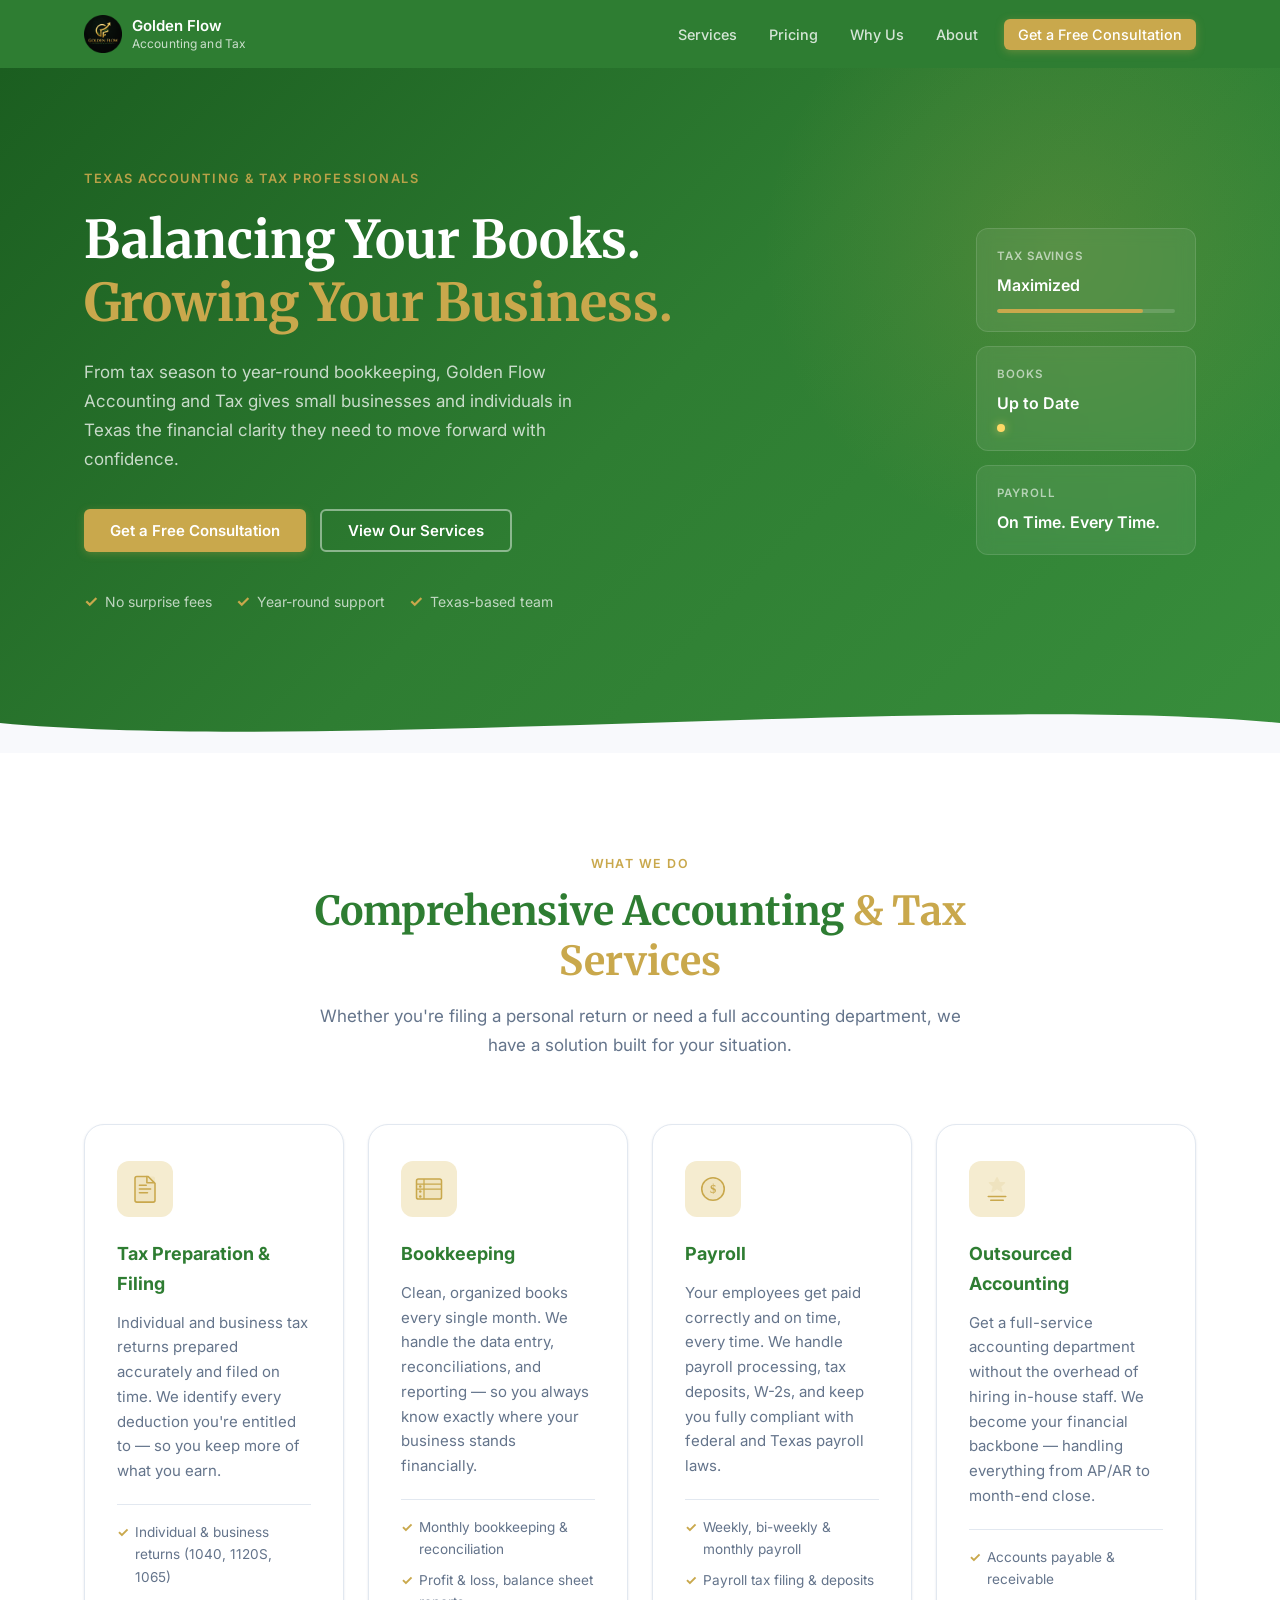
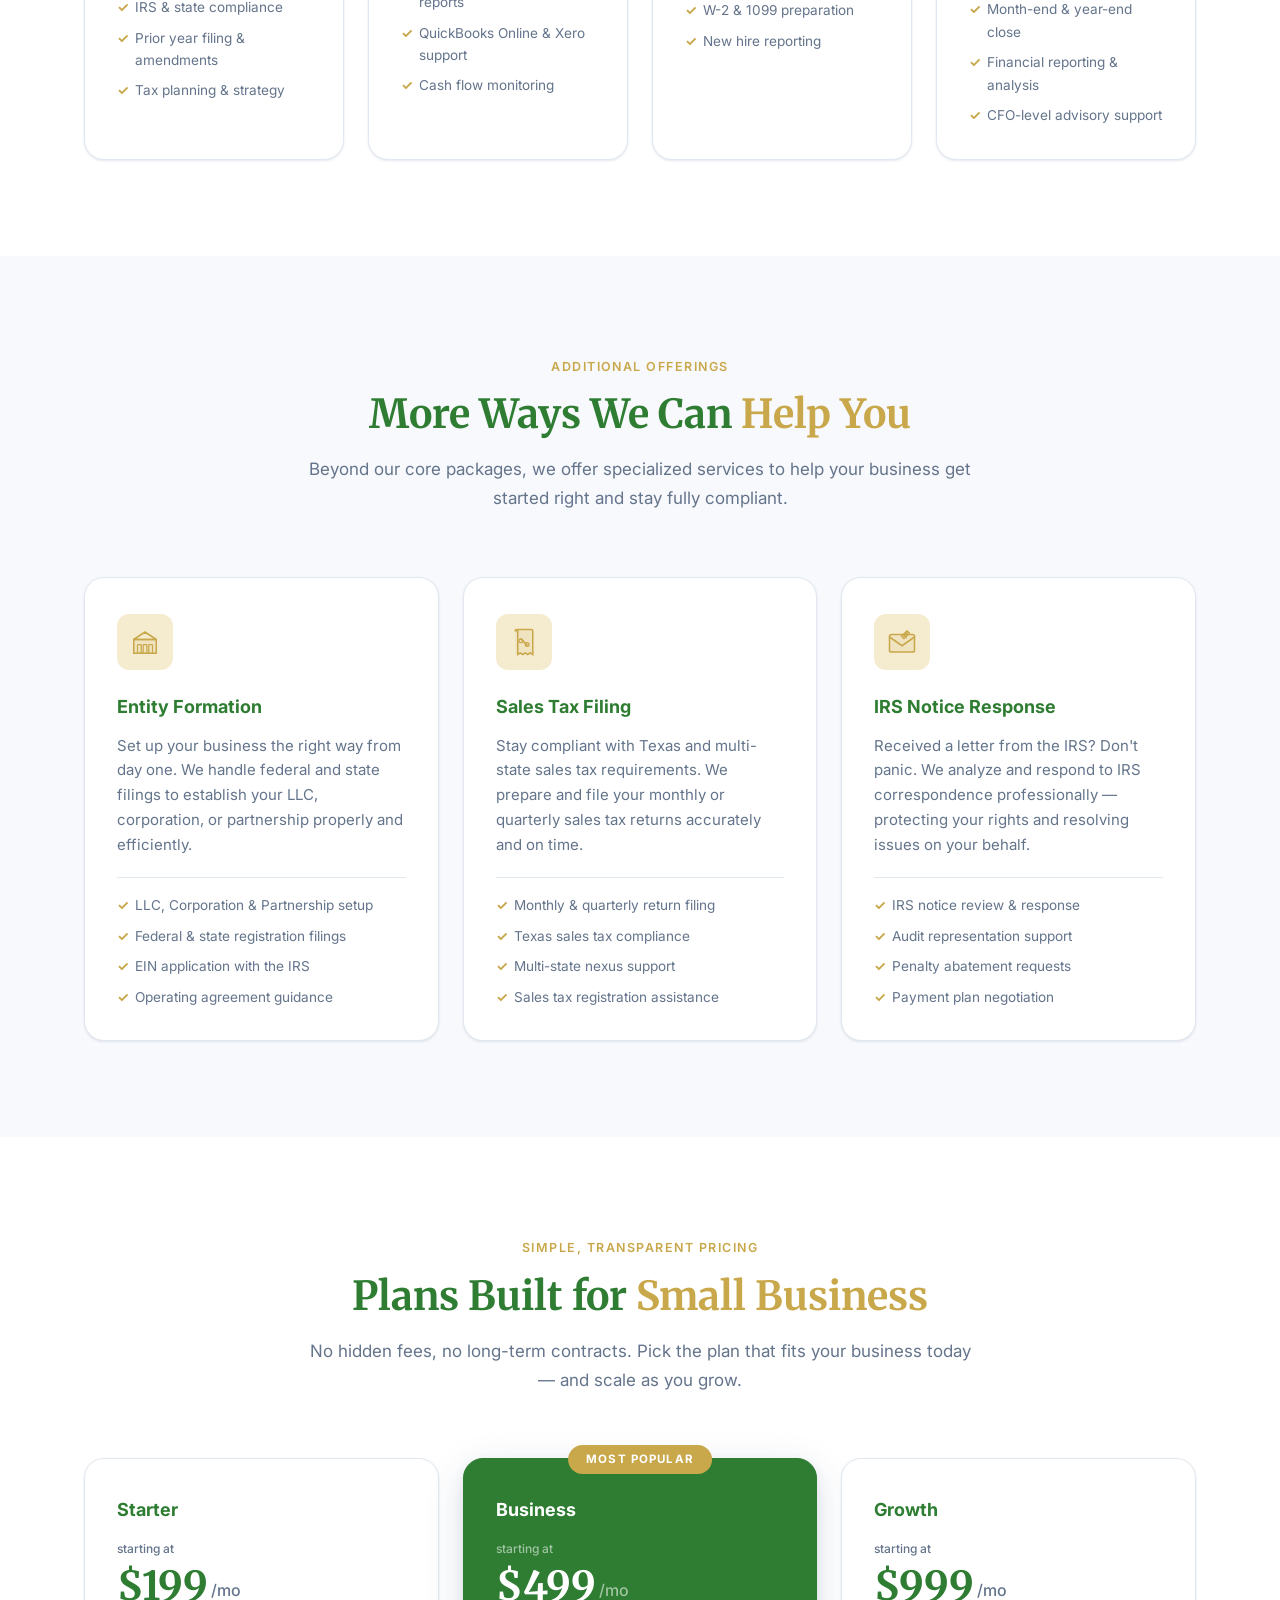
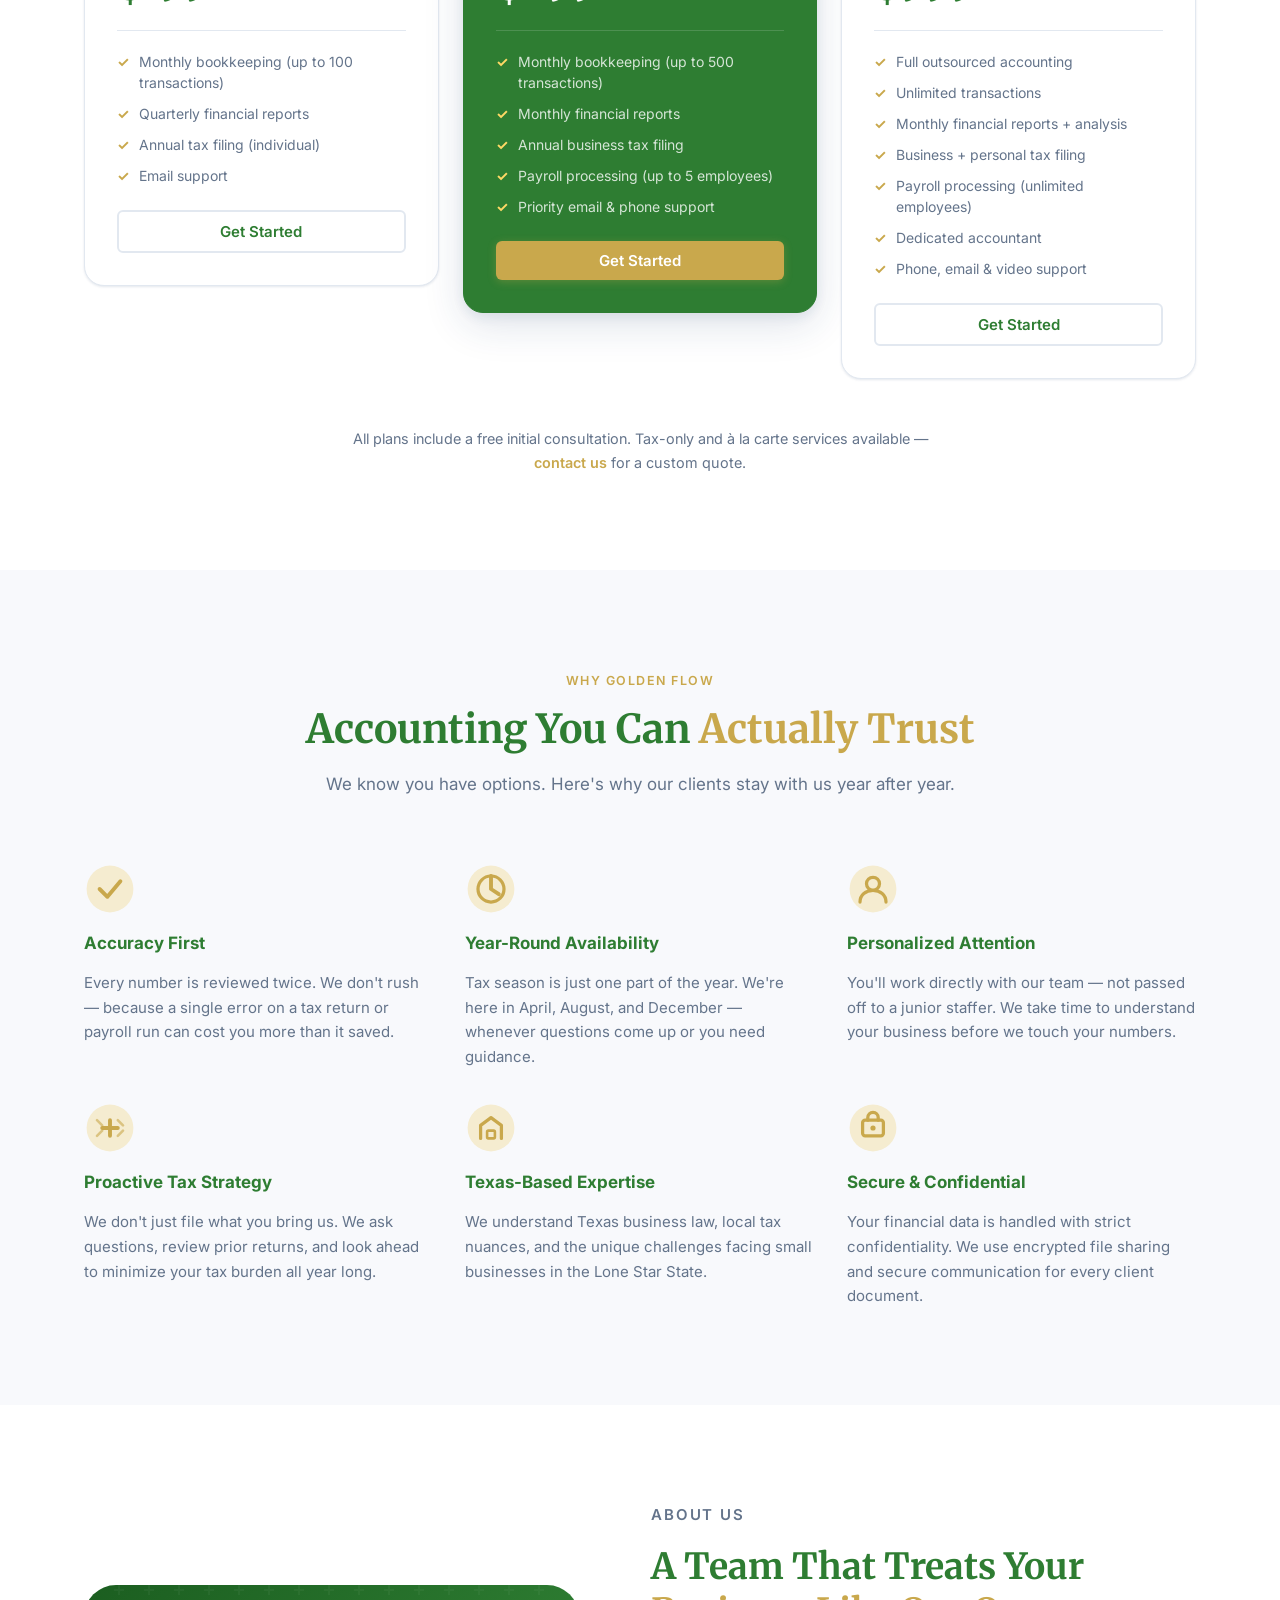
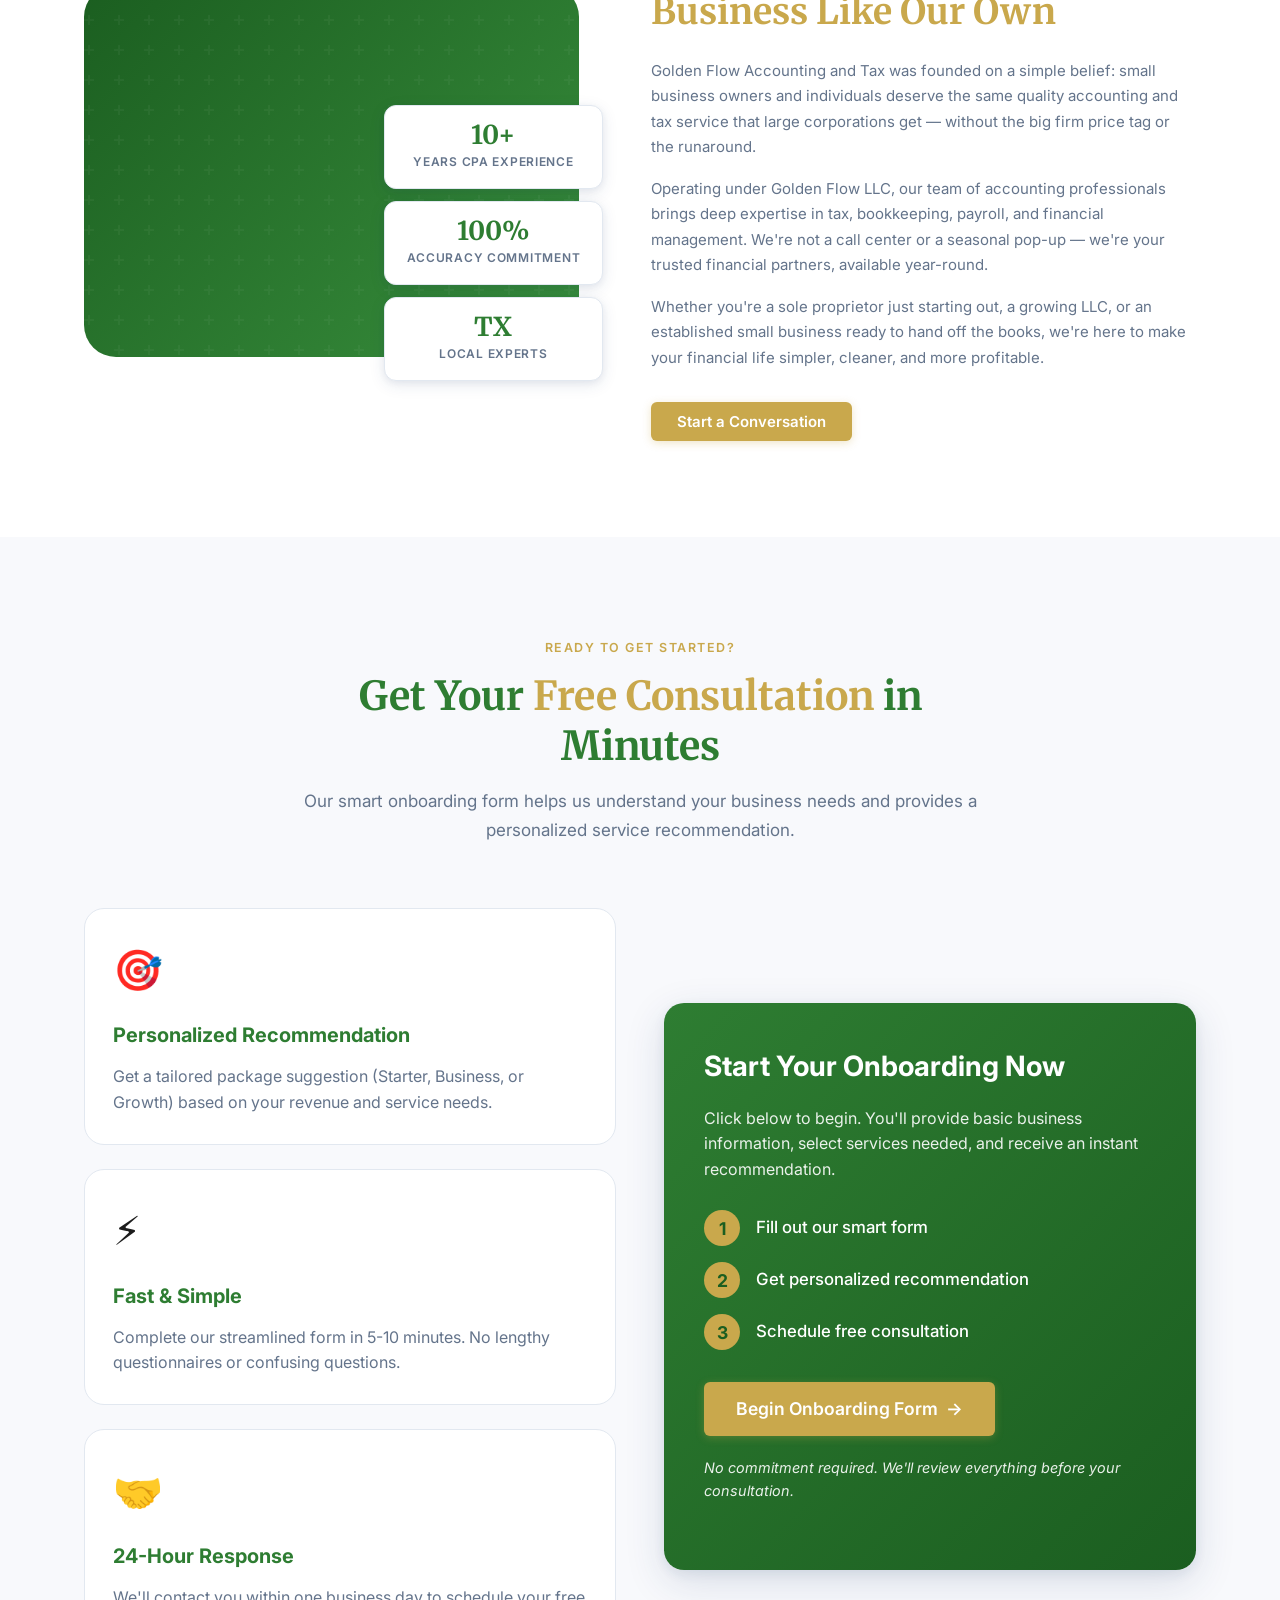
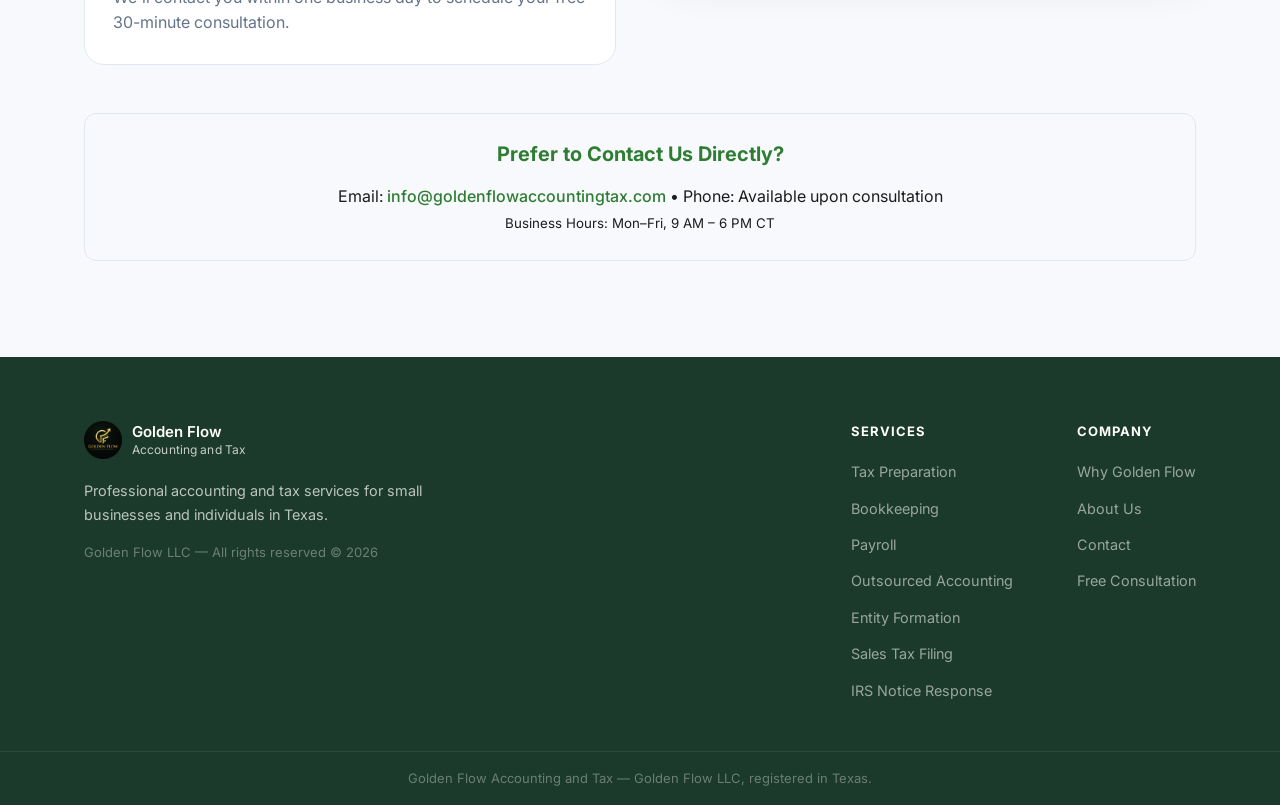
<file: index.html>
<!DOCTYPE html>
<html lang="en">
<head>
  <meta charset="UTF-8" />
  <meta name="viewport" content="width=device-width, initial-scale=1.0" />
  <meta name="description" content="Golden Flow Accounting and Tax — Professional tax preparation, bookkeeping, payroll, and outsourced accounting services for small businesses and individuals in Texas." />
  <meta property="og:title" content="Golden Flow Accounting and Tax | Texas CPA & Tax Services" />
  <meta property="og:description" content="Professional tax preparation, bookkeeping, and payroll for Texas small businesses." />
  <meta property="og:type" content="website" />
  <meta property="og:url" content="https://goldenflowaccountingtax.com/" />
  <meta property="og:image" content="https://goldenflowaccountingtax.com/assets/images/logos/logo.png" />
  <meta name="twitter:card" content="summary_large_image" />
  <link rel="canonical" href="https://goldenflowaccountingtax.com/" />
  <title>Golden Flow Accounting and Tax | Texas CPA &amp; Tax Services</title>
  <link rel="stylesheet" href="css/style.css?v=202604101200" />
  <link rel="icon" href="assets/favicon/favicon.png" type="image/png" />
  <link rel="preconnect" href="https://fonts.googleapis.com" />
  <link rel="preconnect" href="https://fonts.gstatic.com" crossorigin />
  <link href="https://fonts.googleapis.com/css2?family=Inter:wght@300;400;500;600;700&family=Merriweather:wght@400;700&display=swap" rel="stylesheet" />
  <script type="application/ld+json">
{
  "@context": "https://schema.org",
  "@type": "AccountingService",
  "name": "Golden Flow Accounting and Tax",
  "description": "Professional accounting and tax services for Texas small businesses and individuals.",
  "areaServed": "Texas",
  "email": "info@goldenflowaccountingtax.com",
  "openingHours": ["Mo-Fr 09:00-18:00", "Sa 10:00-14:00"],
  "address": {
    "@type": "PostalAddress",
    "addressRegion": "TX",
    "addressCountry": "US"
  }
}
</script>
</head>
<body>
  <a href="#main-content" class="skip-link">Skip to main content</a>

  <!-- ===== NAVIGATION ===== -->
  <header class="site-header" id="site-header">
    <nav class="nav container">
      <a href="#hero" class="nav-logo">
        <img src="assets/images/logos/logo.png?v=6" alt="Golden Flow Accounting and Tax" class="logo-image" />
        <span class="logo-text">Golden Flow <em>Accounting and Tax</em></span>
      </a>
      <button class="nav-toggle" id="navToggle" aria-label="Toggle navigation" aria-expanded="false">
        <span></span><span></span><span></span>
      </button>
      <ul class="nav-links" id="navLinks">
        <li><a href="#services">Services</a></li>
        <li><a href="#pricing">Pricing</a></li>
        <li><a href="#why-us">Why Us</a></li>
        <li><a href="#about">About</a></li>
        <li><a href="pages/onboarding.html" class="nav-cta">Get a Free Consultation</a></li>
      </ul>
    </nav>
  </header>

  <main id="main-content">

    <!-- ===== HERO ===== -->
    <section class="hero" id="hero">
      <div class="hero-bg-shape"></div>
      <div class="container hero-inner">
        <div class="hero-content">
          <p class="hero-eyebrow">Texas Accounting &amp; Tax Professionals</p>
          <h1>Balancing Your Books.<br /><span class="accent-text">Growing Your Business.</span></h1>
          <p class="hero-sub">From tax season to year-round bookkeeping, Golden Flow Accounting and Tax gives small businesses and individuals in Texas the financial clarity they need to move forward with confidence.</p>
          <div class="hero-actions">
            <a href="pages/onboarding.html" class="btn btn-primary">Get a Free Consultation</a>
            <a href="#services" class="btn btn-outline">View Our Services</a>
          </div>
          <ul class="hero-trust">
            <li><span class="check-icon">&#10003;</span> No surprise fees</li>
            <li><span class="check-icon">&#10003;</span> Year-round support</li>
            <li><span class="check-icon">&#10003;</span> Texas-based team</li>
          </ul>
        </div>
        <div class="hero-visual" aria-hidden="true">
          <div class="hero-card card-1">
            <div class="hc-label">Tax Savings</div>
            <div class="hc-value">Maximized</div>
            <div class="hc-bar"><div class="hc-fill"></div></div>
          </div>
          <div class="hero-card card-2">
            <div class="hc-label">Books</div>
            <div class="hc-value">Up to Date</div>
            <div class="hc-dot dot-green"></div>
          </div>
          <div class="hero-card card-3">
            <div class="hc-label">Payroll</div>
            <div class="hc-value">On Time. Every Time.</div>
          </div>
        </div>
      </div>
      <div class="hero-wave">
        <svg viewBox="0 0 1440 80" preserveAspectRatio="none" xmlns="http://www.w3.org/2000/svg">
          <path d="M0,40 C360,80 1080,0 1440,40 L1440,80 L0,80 Z" fill="#F8F9FC"/>
        </svg>
      </div>
    </section>

    <!-- ===== SERVICES ===== -->
    <section class="services section" id="services">
      <div class="container">
        <div class="section-header">
          <p class="section-label">What We Do</p>
          <h2>Comprehensive Accounting <span class="accent-text">& Tax Services</span></h2>
          <p class="section-sub">Whether you're filing a personal return or need a full accounting department, we have a solution built for your situation.</p>
        </div>
        <div class="services-grid">

          <article class="service-card" data-service="tax">
            <div class="service-icon">
              <svg viewBox="0 0 48 48" fill="none" xmlns="http://www.w3.org/2000/svg" aria-hidden="true">
                <rect x="8" y="4" width="32" height="40" rx="3" fill="currentColor" opacity="0.12"/>
                <path d="M8 7a3 3 0 013-3h18l11 11v27a3 3 0 01-3 3H11a3 3 0 01-3-3V7z" stroke="currentColor" stroke-width="2.5" fill="none"/>
                <path d="M27 4v10h11" stroke="currentColor" stroke-width="2.5" stroke-linecap="round" stroke-linejoin="round"/>
                <line x1="15" y1="24" x2="33" y2="24" stroke="currentColor" stroke-width="2.5" stroke-linecap="round"/>
                <line x1="15" y1="30" x2="28" y2="30" stroke="currentColor" stroke-width="2.5" stroke-linecap="round"/>
                <line x1="15" y1="18" x2="26" y2="18" stroke="currentColor" stroke-width="2.5" stroke-linecap="round"/>
              </svg>
            </div>
            <h3>Tax Preparation &amp; Filing</h3>
            <p>Individual and business tax returns prepared accurately and filed on time. We identify every deduction you're entitled to — so you keep more of what you earn.</p>
            <ul class="service-features">
              <li>Individual &amp; business returns (1040, 1120S, 1065)</li>
              <li>IRS &amp; state compliance</li>
              <li>Prior year filing &amp; amendments</li>
              <li>Tax planning &amp; strategy</li>
            </ul>
          </article>

          <article class="service-card" data-service="bookkeeping">
            <div class="service-icon">
              <svg viewBox="0 0 48 48" fill="none" xmlns="http://www.w3.org/2000/svg" aria-hidden="true">
                <rect x="4" y="8" width="40" height="32" rx="3" fill="currentColor" opacity="0.12"/>
                <rect x="4" y="8" width="40" height="32" rx="3" stroke="currentColor" stroke-width="2.5" fill="none"/>
                <line x1="4" y1="16" x2="44" y2="16" stroke="currentColor" stroke-width="2"/>
                <line x1="4" y1="24" x2="44" y2="24" stroke="currentColor" stroke-width="2"/>
                <line x1="16" y1="8" x2="16" y2="40" stroke="currentColor" stroke-width="2"/>
                <circle cx="10" cy="20" r="2" fill="currentColor"/>
                <circle cx="10" cy="28" r="2" fill="currentColor"/>
                <circle cx="10" cy="36" r="2" fill="currentColor"/>
              </svg>
            </div>
            <h3>Bookkeeping</h3>
            <p>Clean, organized books every single month. We handle the data entry, reconciliations, and reporting — so you always know exactly where your business stands financially.</p>
            <ul class="service-features">
              <li>Monthly bookkeeping &amp; reconciliation</li>
              <li>Profit &amp; loss, balance sheet reports</li>
              <li>QuickBooks Online &amp; Xero support</li>
              <li>Cash flow monitoring</li>
            </ul>
          </article>

          <article class="service-card" data-service="payroll">
            <div class="service-icon">
              <svg viewBox="0 0 48 48" fill="none" xmlns="http://www.w3.org/2000/svg" aria-hidden="true">
                <circle cx="24" cy="24" r="18" fill="currentColor" opacity="0.12"/>
                <circle cx="24" cy="24" r="18" stroke="currentColor" stroke-width="2.5" fill="none"/>
                <text x="24" y="31" text-anchor="middle" font-size="20" font-weight="700" fill="currentColor" font-family="serif">$</text>
              </svg>
            </div>
            <h3>Payroll</h3>
            <p>Your employees get paid correctly and on time, every time. We handle payroll processing, tax deposits, W-2s, and keep you fully compliant with federal and Texas payroll laws.</p>
            <ul class="service-features">
              <li>Weekly, bi-weekly &amp; monthly payroll</li>
              <li>Payroll tax filing &amp; deposits</li>
              <li>W-2 &amp; 1099 preparation</li>
              <li>New hire reporting</li>
            </ul>
          </article>

          <article class="service-card" data-service="outsourced">
            <div class="service-icon">
              <svg viewBox="0 0 48 48" fill="none" xmlns="http://www.w3.org/2000/svg" aria-hidden="true">
                <path d="M24 6l4 8h8l-6.5 6 2.5 8L24 23l-8 5 2.5-8L12 14h8z" fill="currentColor" opacity="0.12" stroke="currentColor" stroke-width="2.5" stroke-linejoin="round"/>
                <path d="M10 36h28M14 42h20" stroke="currentColor" stroke-width="2.5" stroke-linecap="round"/>
              </svg>
            </div>
            <h3>Outsourced Accounting</h3>
            <p>Get a full-service accounting department without the overhead of hiring in-house staff. We become your financial backbone — handling everything from AP/AR to month-end close.</p>
            <ul class="service-features">
              <li>Accounts payable &amp; receivable</li>
              <li>Month-end &amp; year-end close</li>
              <li>Financial reporting &amp; analysis</li>
              <li>CFO-level advisory support</li>
            </ul>
          </article>

        </div>
      </div>
    </section>

    <!-- ===== OTHER SERVICES ===== -->
    <section class="services section section-alt" id="other-services">
      <div class="container">
        <div class="section-header">
          <p class="section-label">Additional Offerings</p>
          <h2>More Ways We Can <span class="accent-text">Help You</span></h2>
          <p class="section-sub">Beyond our core packages, we offer specialized services to help your business get started right and stay fully compliant.</p>
        </div>
        <div class="services-grid">

          <article class="service-card" data-service="entity-formation">
            <div class="service-icon">
              <svg viewBox="0 0 48 48" fill="none" xmlns="http://www.w3.org/2000/svg" aria-hidden="true">
                <rect x="6" y="20" width="36" height="22" rx="2" fill="currentColor" opacity="0.12"/>
                <path d="M6 20h36v22H6z" stroke="currentColor" stroke-width="2.5" fill="none"/>
                <path d="M24 8L6 20h36L24 8z" stroke="currentColor" stroke-width="2.5" stroke-linejoin="round" fill="none"/>
                <rect x="12" y="28" width="6" height="14" rx="1" stroke="currentColor" stroke-width="2" fill="none"/>
                <rect x="21" y="28" width="6" height="14" rx="1" stroke="currentColor" stroke-width="2" fill="none"/>
                <rect x="30" y="28" width="6" height="14" rx="1" stroke="currentColor" stroke-width="2" fill="none"/>
              </svg>
            </div>
            <h3>Entity Formation</h3>
            <p>Set up your business the right way from day one. We handle federal and state filings to establish your LLC, corporation, or partnership properly and efficiently.</p>
            <ul class="service-features">
              <li>LLC, Corporation &amp; Partnership setup</li>
              <li>Federal &amp; state registration filings</li>
              <li>EIN application with the IRS</li>
              <li>Operating agreement guidance</li>
            </ul>
          </article>

          <article class="service-card" data-service="sales-tax">
            <div class="service-icon">
              <svg viewBox="0 0 48 48" fill="none" xmlns="http://www.w3.org/2000/svg" aria-hidden="true">
                <rect x="10" y="4" width="28" height="40" rx="2" fill="currentColor" opacity="0.12"/>
                <path d="M10 6a2 2 0 012-2h24a2 2 0 012 2v38l-4-2.5-4 2.5-4-2.5-4 2.5-4-2.5-4 2.5V6z" stroke="currentColor" stroke-width="2.5" fill="none"/>
                <path d="M19 19l10 10" stroke="currentColor" stroke-width="2.5" stroke-linecap="round"/>
                <circle cx="19" cy="22" r="3" stroke="currentColor" stroke-width="2" fill="none"/>
                <circle cx="29" cy="28" r="3" stroke="currentColor" stroke-width="2" fill="none"/>
              </svg>
            </div>
            <h3>Sales Tax Filing</h3>
            <p>Stay compliant with Texas and multi-state sales tax requirements. We prepare and file your monthly or quarterly sales tax returns accurately and on time.</p>
            <ul class="service-features">
              <li>Monthly &amp; quarterly return filing</li>
              <li>Texas sales tax compliance</li>
              <li>Multi-state nexus support</li>
              <li>Sales tax registration assistance</li>
            </ul>
          </article>

          <article class="service-card" data-service="irs-response">
            <div class="service-icon">
              <svg viewBox="0 0 48 48" fill="none" xmlns="http://www.w3.org/2000/svg" aria-hidden="true">
                <rect x="4" y="12" width="40" height="28" rx="3" fill="currentColor" opacity="0.12"/>
                <rect x="4" y="12" width="40" height="28" rx="3" stroke="currentColor" stroke-width="2.5" fill="none"/>
                <path d="M4 16l20 14 20-14" stroke="currentColor" stroke-width="2.5" stroke-linecap="round" stroke-linejoin="round"/>
                <path d="M32 6l3 3-8 8-4-4 3-3 1 1z" fill="currentColor" opacity="0.8"/>
                <path d="M27 13l4 4M32 6l4 4-9 9-4-4 9-9z" stroke="currentColor" stroke-width="2" stroke-linecap="round" stroke-linejoin="round" fill="none"/>
              </svg>
            </div>
            <h3>IRS Notice Response</h3>
            <p>Received a letter from the IRS? Don't panic. We analyze and respond to IRS correspondence professionally — protecting your rights and resolving issues on your behalf.</p>
            <ul class="service-features">
              <li>IRS notice review &amp; response</li>
              <li>Audit representation support</li>
              <li>Penalty abatement requests</li>
              <li>Payment plan negotiation</li>
            </ul>
          </article>

        </div>
      </div>
    </section>

    <!-- ===== PRICING ===== -->
    <section class="pricing section" id="pricing">
      <div class="container">
        <div class="section-header">
          <p class="section-label">Simple, Transparent Pricing</p>
          <h2>Plans Built for <span class="accent-text">Small Business</span></h2>
          <p class="section-sub">No hidden fees, no long-term contracts. Pick the plan that fits your business today — and scale as you grow.</p>
        </div>
        <div class="pricing-grid">

          <article class="pricing-card">
            <div class="pricing-card-header">
              <h3>Starter</h3>
              <div class="pricing-price">
                <span class="pricing-from">starting at</span>
                <span class="pricing-amount">$199</span>
                <span class="pricing-period">/mo</span>
              </div>
            </div>
            <ul class="pricing-features">
              <li>Monthly bookkeeping (up to 100 transactions)</li>
              <li>Quarterly financial reports</li>
              <li>Annual tax filing (individual)</li>
              <li>Email support</li>
            </ul>
            <a href="pages/onboarding.html" class="btn btn-ghost">Get Started</a>
          </article>

          <article class="pricing-card pricing-card--featured">
            <div class="pricing-badge">Most Popular</div>
            <div class="pricing-card-header">
              <h3>Business</h3>
              <div class="pricing-price">
                <span class="pricing-from">starting at</span>
                <span class="pricing-amount">$499</span>
                <span class="pricing-period">/mo</span>
              </div>
            </div>
            <ul class="pricing-features">
              <li>Monthly bookkeeping (up to 500 transactions)</li>
              <li>Monthly financial reports</li>
              <li>Annual business tax filing</li>
              <li>Payroll processing (up to 5 employees)</li>
              <li>Priority email &amp; phone support</li>
            </ul>
            <a href="pages/onboarding.html" class="btn btn-primary">Get Started</a>
          </article>

          <article class="pricing-card">
            <div class="pricing-card-header">
              <h3>Growth</h3>
              <div class="pricing-price">
                <span class="pricing-from">starting at</span>
                <span class="pricing-amount">$999</span>
                <span class="pricing-period">/mo</span>
              </div>
            </div>
            <ul class="pricing-features">
              <li>Full outsourced accounting</li>
              <li>Unlimited transactions</li>
              <li>Monthly financial reports + analysis</li>
              <li>Business + personal tax filing</li>
              <li>Payroll processing (unlimited employees)</li>
              <li>Dedicated accountant</li>
              <li>Phone, email &amp; video support</li>
            </ul>
            <a href="pages/onboarding.html" class="btn btn-ghost">Get Started</a>
          </article>

        </div>
        <p class="pricing-note">All plans include a free initial consultation. Tax-only and à la carte services available — <a href="pages/onboarding.html">contact us</a> for a custom quote.</p>
      </div>
    </section>

    <!-- ===== WHY CHOOSE US ===== -->
    <section class="why-us section section-alt" id="why-us">
      <div class="container">
        <div class="section-header">
          <p class="section-label">Why Golden Flow</p>
          <h2>Accounting You Can <span class="accent-text">Actually Trust</span></h2>
          <p class="section-sub">We know you have options. Here's why our clients stay with us year after year.</p>
        </div>
        <div class="pillars-grid">

          <div class="pillar">
            <div class="pillar-icon">
              <svg viewBox="0 0 40 40" fill="none" xmlns="http://www.w3.org/2000/svg" aria-hidden="true">
                <circle cx="20" cy="20" r="18" fill="var(--color-accent-light)"/>
                <path d="M12 20l6 6 10-12" stroke="var(--color-accent)" stroke-width="3" stroke-linecap="round" stroke-linejoin="round"/>
              </svg>
            </div>
            <h3>Accuracy First</h3>
            <p>Every number is reviewed twice. We don't rush — because a single error on a tax return or payroll run can cost you more than it saved.</p>
          </div>

          <div class="pillar">
            <div class="pillar-icon">
              <svg viewBox="0 0 40 40" fill="none" xmlns="http://www.w3.org/2000/svg" aria-hidden="true">
                <circle cx="20" cy="20" r="18" fill="var(--color-accent-light)"/>
                <path d="M20 10v10l6 4" stroke="var(--color-accent)" stroke-width="3" stroke-linecap="round" stroke-linejoin="round"/>
                <circle cx="20" cy="20" r="10" stroke="var(--color-accent)" stroke-width="2.5" fill="none"/>
              </svg>
            </div>
            <h3>Year-Round Availability</h3>
            <p>Tax season is just one part of the year. We're here in April, August, and December — whenever questions come up or you need guidance.</p>
          </div>

          <div class="pillar">
            <div class="pillar-icon">
              <svg viewBox="0 0 40 40" fill="none" xmlns="http://www.w3.org/2000/svg" aria-hidden="true">
                <circle cx="20" cy="20" r="18" fill="var(--color-accent-light)"/>
                <circle cx="20" cy="16" r="5" stroke="var(--color-accent)" stroke-width="2.5" fill="none"/>
                <path d="M10 30c0-5.5 4.5-9 10-9s10 3.5 10 9" stroke="var(--color-accent)" stroke-width="2.5" stroke-linecap="round" fill="none"/>
              </svg>
            </div>
            <h3>Personalized Attention</h3>
            <p>You'll work directly with our team — not passed off to a junior staffer. We take time to understand your business before we touch your numbers.</p>
          </div>

          <div class="pillar">
            <div class="pillar-icon">
              <svg viewBox="0 0 40 40" fill="none" xmlns="http://www.w3.org/2000/svg" aria-hidden="true">
                <circle cx="20" cy="20" r="18" fill="var(--color-accent-light)"/>
                <path d="M14 20h12M20 14v12" stroke="var(--color-accent)" stroke-width="3" stroke-linecap="round"/>
                <path d="M10 14l4 4M26 14l4 4M10 26l4-4M26 26l4-4" stroke="var(--color-accent)" stroke-width="2" stroke-linecap="round" opacity="0.6"/>
              </svg>
            </div>
            <h3>Proactive Tax Strategy</h3>
            <p>We don't just file what you bring us. We ask questions, review prior returns, and look ahead to minimize your tax burden all year long.</p>
          </div>

          <div class="pillar">
            <div class="pillar-icon">
              <svg viewBox="0 0 40 40" fill="none" xmlns="http://www.w3.org/2000/svg" aria-hidden="true">
                <circle cx="20" cy="20" r="18" fill="var(--color-accent-light)"/>
                <path d="M12 28V18l8-6 8 6v10" stroke="var(--color-accent)" stroke-width="2.5" stroke-linecap="round" stroke-linejoin="round" fill="none"/>
                <rect x="17" y="22" width="6" height="6" rx="1" stroke="var(--color-accent)" stroke-width="2" fill="none"/>
              </svg>
            </div>
            <h3>Texas-Based Expertise</h3>
            <p>We understand Texas business law, local tax nuances, and the unique challenges facing small businesses in the Lone Star State.</p>
          </div>

          <div class="pillar">
            <div class="pillar-icon">
              <svg viewBox="0 0 40 40" fill="none" xmlns="http://www.w3.org/2000/svg" aria-hidden="true">
                <circle cx="20" cy="20" r="18" fill="var(--color-accent-light)"/>
                <rect x="12" y="14" width="16" height="12" rx="2" stroke="var(--color-accent)" stroke-width="2.5" fill="none"/>
                <path d="M16 14v-2a4 4 0 018 0v2" stroke="var(--color-accent)" stroke-width="2.5" stroke-linecap="round" fill="none"/>
                <circle cx="20" cy="20" r="2" fill="var(--color-accent)"/>
              </svg>
            </div>
            <h3>Secure &amp; Confidential</h3>
            <p>Your financial data is handled with strict confidentiality. We use encrypted file sharing and secure communication for every client document.</p>
          </div>

        </div>
      </div>
    </section>

    <!-- ===== ABOUT ===== -->
    <section class="about section" id="about">
      <div class="container about-inner">
        <div class="about-visual" aria-hidden="true">
          <div class="about-shape"></div>
          <div class="about-stats">
            <div class="stat">
              <span class="stat-number">10+</span>
              <span class="stat-label">Years CPA Experience</span>
            </div>
            <div class="stat">
              <span class="stat-number">100%</span>
              <span class="stat-label">Accuracy Commitment</span>
            </div>
            <div class="stat">
              <span class="stat-number">TX</span>
              <span class="stat-label">Local Experts</span>
            </div>
          </div>
        </div>
        <div class="about-content">
          <p class="section-label">About Us</p>
          <h2>A Team That Treats Your <span class="accent-text">Business Like Our Own</span></h2>
          <p>Golden Flow Accounting and Tax was founded on a simple belief: small business owners and individuals deserve the same quality accounting and tax service that large corporations get — without the big firm price tag or the runaround.</p>
          <p>Operating under Golden Flow LLC, our team of accounting professionals brings deep expertise in tax, bookkeeping, payroll, and financial management. We're not a call center or a seasonal pop-up — we're your trusted financial partners, available year-round.</p>
          <p>Whether you're a sole proprietor just starting out, a growing LLC, or an established small business ready to hand off the books, we're here to make your financial life simpler, cleaner, and more profitable.</p>
          <a href="pages/onboarding.html" class="btn btn-primary">Start a Conversation</a>
        </div>
      </div>
    </section>

    <!-- ===== GET STARTED CTA ===== -->
    <section class="cta section section-alt" id="get-started">
      <div class="container">
        <div class="section-header">
          <p class="section-label">Ready to Get Started?</p>
          <h2>Get Your <span class="accent-text">Free Consultation</span> in Minutes</h2>
          <p class="section-sub">Our smart onboarding form helps us understand your business needs and provides a personalized service recommendation.</p>
        </div>
        
        <div class="cta-content">
          <div class="cta-features">
            <div class="feature-card">
              <div class="feature-icon">🎯</div>
              <h3>Personalized Recommendation</h3>
              <p>Get a tailored package suggestion (Starter, Business, or Growth) based on your revenue and service needs.</p>
            </div>
            
            <div class="feature-card">
              <div class="feature-icon">⚡</div>
              <h3>Fast & Simple</h3>
              <p>Complete our streamlined form in 5-10 minutes. No lengthy questionnaires or confusing questions.</p>
            </div>
            
            <div class="feature-card">
              <div class="feature-icon">🤝</div>
              <h3>24-Hour Response</h3>
              <p>We'll contact you within one business day to schedule your free 30-minute consultation.</p>
            </div>
          </div>
          
          <div class="cta-action">
            <div class="cta-card">
              <h3>Start Your Onboarding Now</h3>
              <p>Click below to begin. You'll provide basic business information, select services needed, and receive an instant recommendation.</p>
              
              <div class="cta-steps">
                <div class="step">
                  <span class="step-number">1</span>
                  <span class="step-text">Fill out our smart form</span>
                </div>
                <div class="step">
                  <span class="step-number">2</span>
                  <span class="step-text">Get personalized recommendation</span>
                </div>
                <div class="step">
                  <span class="step-number">3</span>
                  <span class="step-text">Schedule free consultation</span>
                </div>
              </div>
              
              <a href="pages/onboarding.html" class="btn btn-primary btn-xl">
                <span class="btn-text">Begin Onboarding Form</span>
                <span class="btn-icon" aria-hidden="true">→</span>
              </a>
              
              <p class="cta-note">No commitment required. We'll review everything before your consultation.</p>
            </div>
          </div>
        </div>
        
        <div class="contact-info-mini">
          <h3>Prefer to Contact Us Directly?</h3>
          <p>Email: <a href="mailto:info@goldenflowaccountingtax.com">info@goldenflowaccountingtax.com</a> • Phone: Available upon consultation</p>
          <p><small>Business Hours: Mon–Fri, 9 AM – 6 PM CT</small></p>
        </div>
      </div>
    </section>

  </main>

  <!-- ===== FOOTER ===== -->
  <footer class="site-footer">
    <div class="container footer-inner">
      <div class="footer-brand">
        <a href="#hero" class="nav-logo">
          <img src="assets/images/logos/logo.png?v=6" alt="Golden Flow Accounting and Tax" class="logo-image" />
          <span class="logo-text">Golden Flow <em>Accounting and Tax</em></span>
        </a>
        <p>Professional accounting and tax services for small businesses and individuals in Texas.</p>
        <p class="footer-legal">Golden Flow LLC &mdash; All rights reserved &copy; <span id="year"></span></p>
      </div>
      <nav class="footer-nav" aria-label="Footer navigation">
        <div class="footer-nav-col">
          <h4>Services</h4>
          <ul>
            <li><a href="#services">Tax Preparation</a></li>
            <li><a href="#services">Bookkeeping</a></li>
            <li><a href="#services">Payroll</a></li>
            <li><a href="#services">Outsourced Accounting</a></li>
            <li><a href="#other-services">Entity Formation</a></li>
            <li><a href="#other-services">Sales Tax Filing</a></li>
            <li><a href="#other-services">IRS Notice Response</a></li>
          </ul>
        </div>
        <div class="footer-nav-col">
          <h4>Company</h4>
          <ul>
            <li><a href="#why-us">Why Golden Flow</a></li>
            <li><a href="#about">About Us</a></li>
            <li><a href="pages/onboarding.html">Contact</a></li>
            <li><a href="pages/onboarding.html">Free Consultation</a></li>
          </ul>
        </div>
      </nav>
    </div>
    <div class="footer-bar">
      <div class="container">
        <p>Golden Flow Accounting and Tax — Golden Flow LLC, registered in Texas.</p>
      </div>
    </div>
  </footer>

  <script>
    // ── Year in footer
    document.getElementById('year').textContent = new Date().getFullYear();

    // ── Sticky header shadow
    const header = document.getElementById('site-header');
    window.addEventListener('scroll', () => {
      header.classList.toggle('scrolled', window.scrollY > 20);
    }, { passive: true });

    // ── Mobile nav toggle
    const navToggle = document.getElementById('navToggle');
    const navLinks = document.getElementById('navLinks');
    navToggle.addEventListener('click', () => {
      const open = navLinks.classList.toggle('open');
      navToggle.setAttribute('aria-expanded', open);
    });

    // Close nav when a link is clicked
    navLinks.querySelectorAll('a').forEach(link => {
      link.addEventListener('click', () => {
        navLinks.classList.remove('open');
        navToggle.setAttribute('aria-expanded', 'false');
      });
    });

    // ── Smooth active nav highlight on scroll
    const sections = document.querySelectorAll('section[id]');
    const navItems = document.querySelectorAll('.nav-links a[href^="#"]');
    const observer = new IntersectionObserver((entries) => {
      entries.forEach(entry => {
        if (entry.isIntersecting) {
          navItems.forEach(a => {
            a.classList.toggle('active', a.getAttribute('href') === '#' + entry.target.id);
          });
        }
      });
    }, { rootMargin: '-40% 0px -55% 0px' });
    sections.forEach(s => observer.observe(s));

    // ── Reveal on scroll
    const revealEls = document.querySelectorAll('.service-card, .pricing-card, .pillar, .stat, .about-content');
    const revealObserver = new IntersectionObserver((entries) => {
      entries.forEach(entry => {
        if (entry.isIntersecting) {
          entry.target.classList.add('visible');
          revealObserver.unobserve(entry.target);
        }
      });
    }, { threshold: 0.12 });
    revealEls.forEach(el => { el.classList.add('reveal'); revealObserver.observe(el); });


  </script>

</body>
</html>
</file>
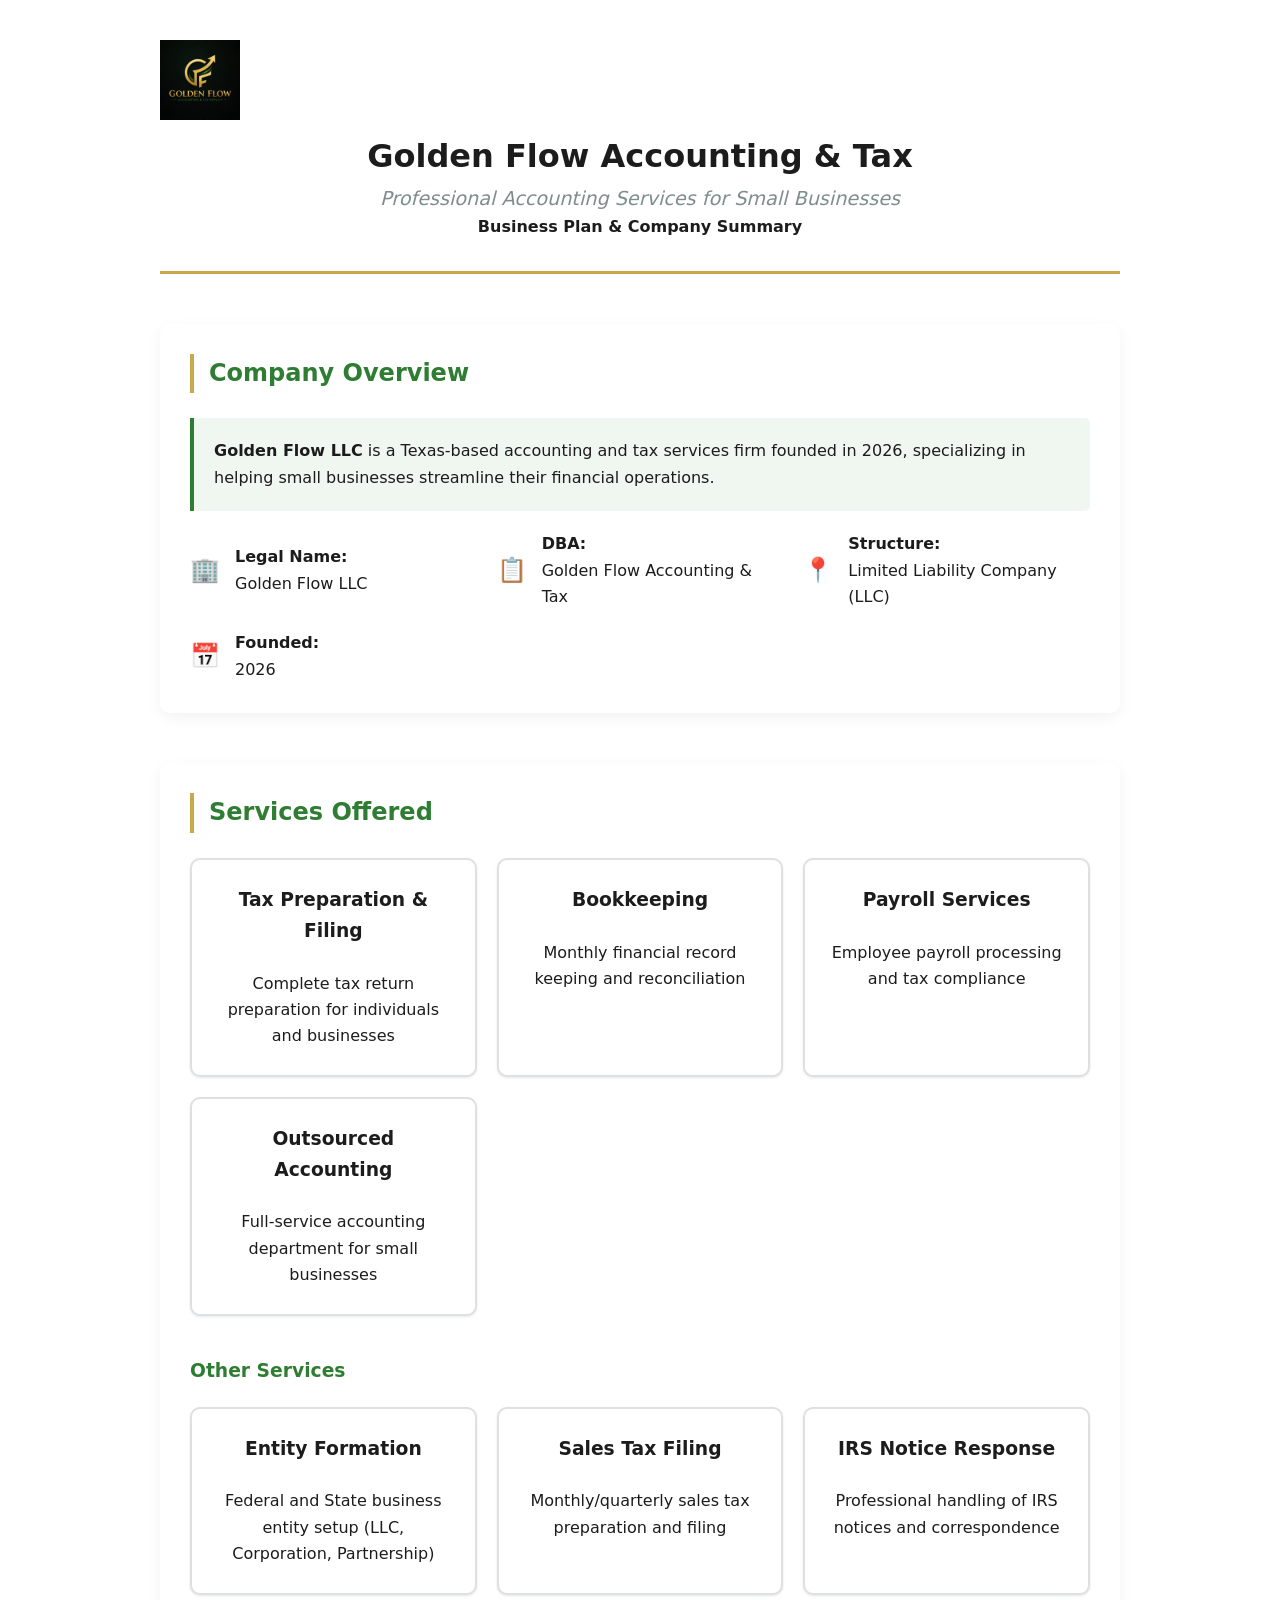
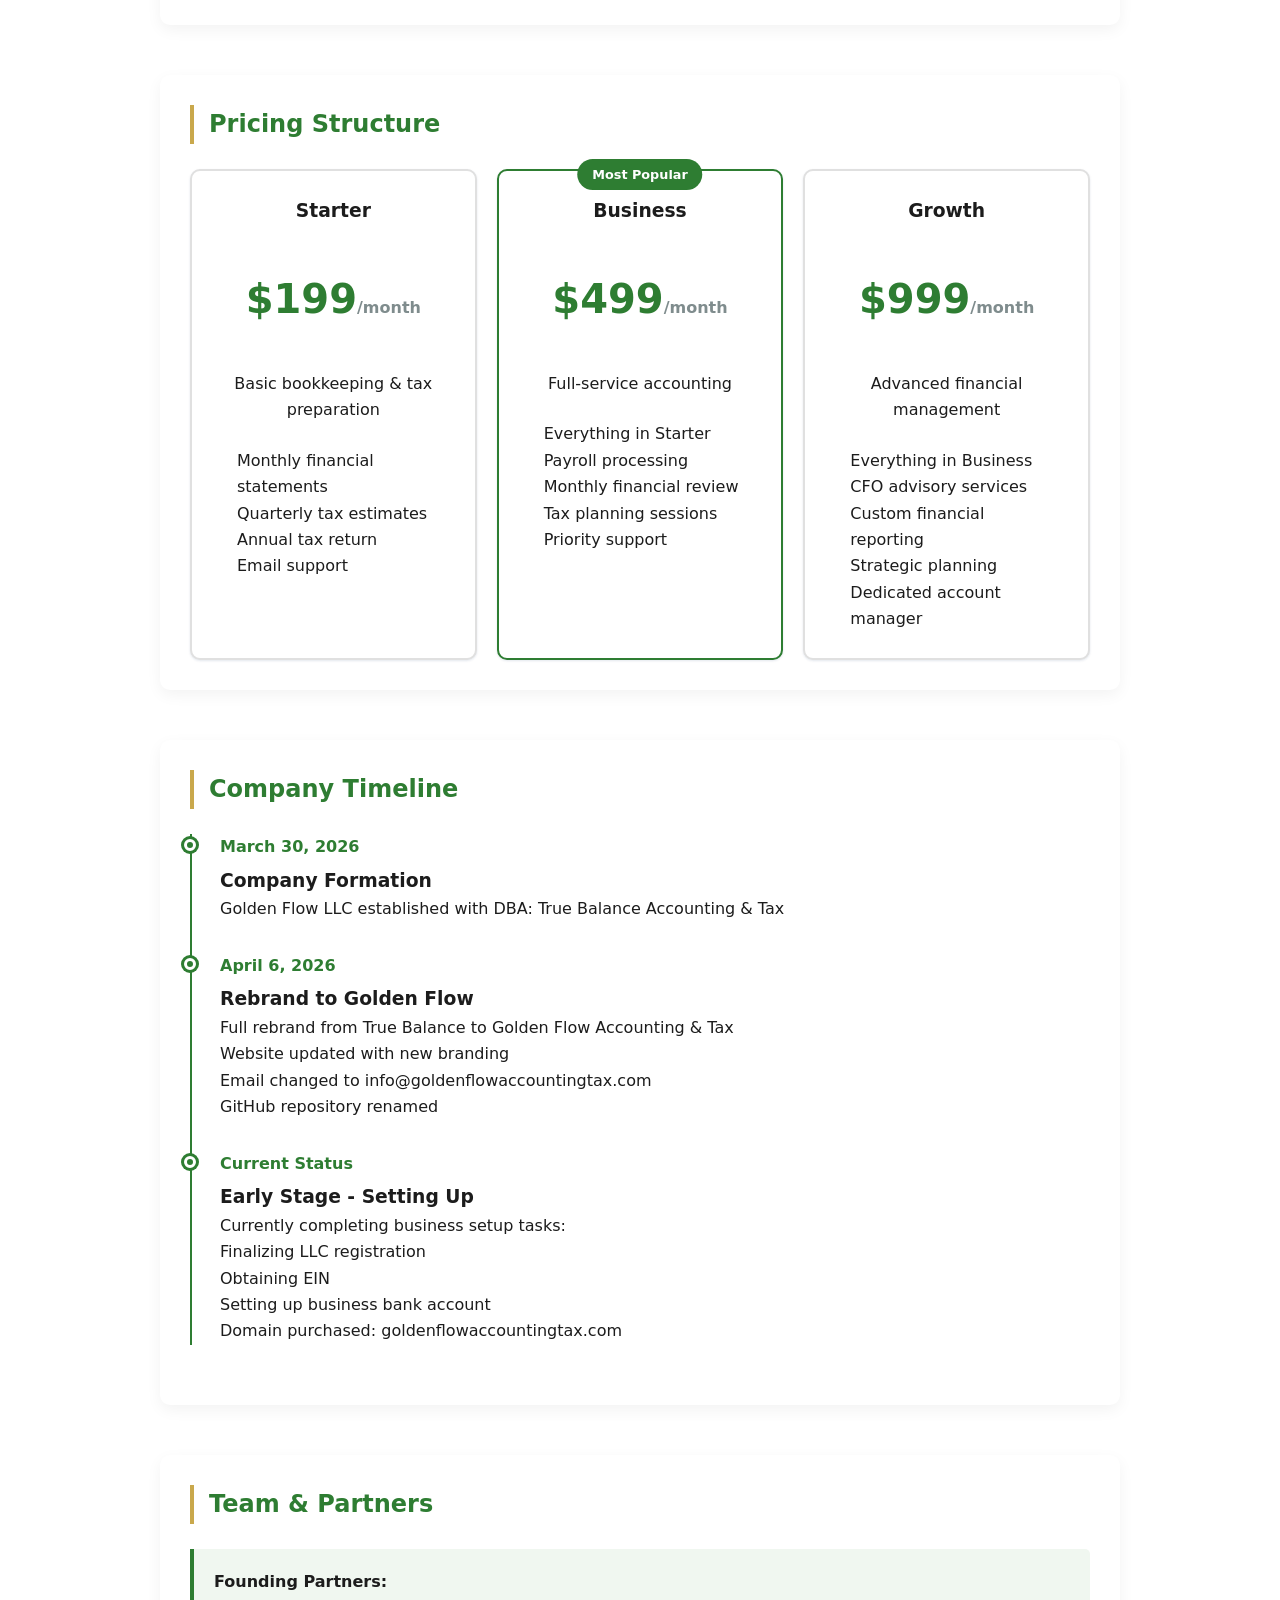
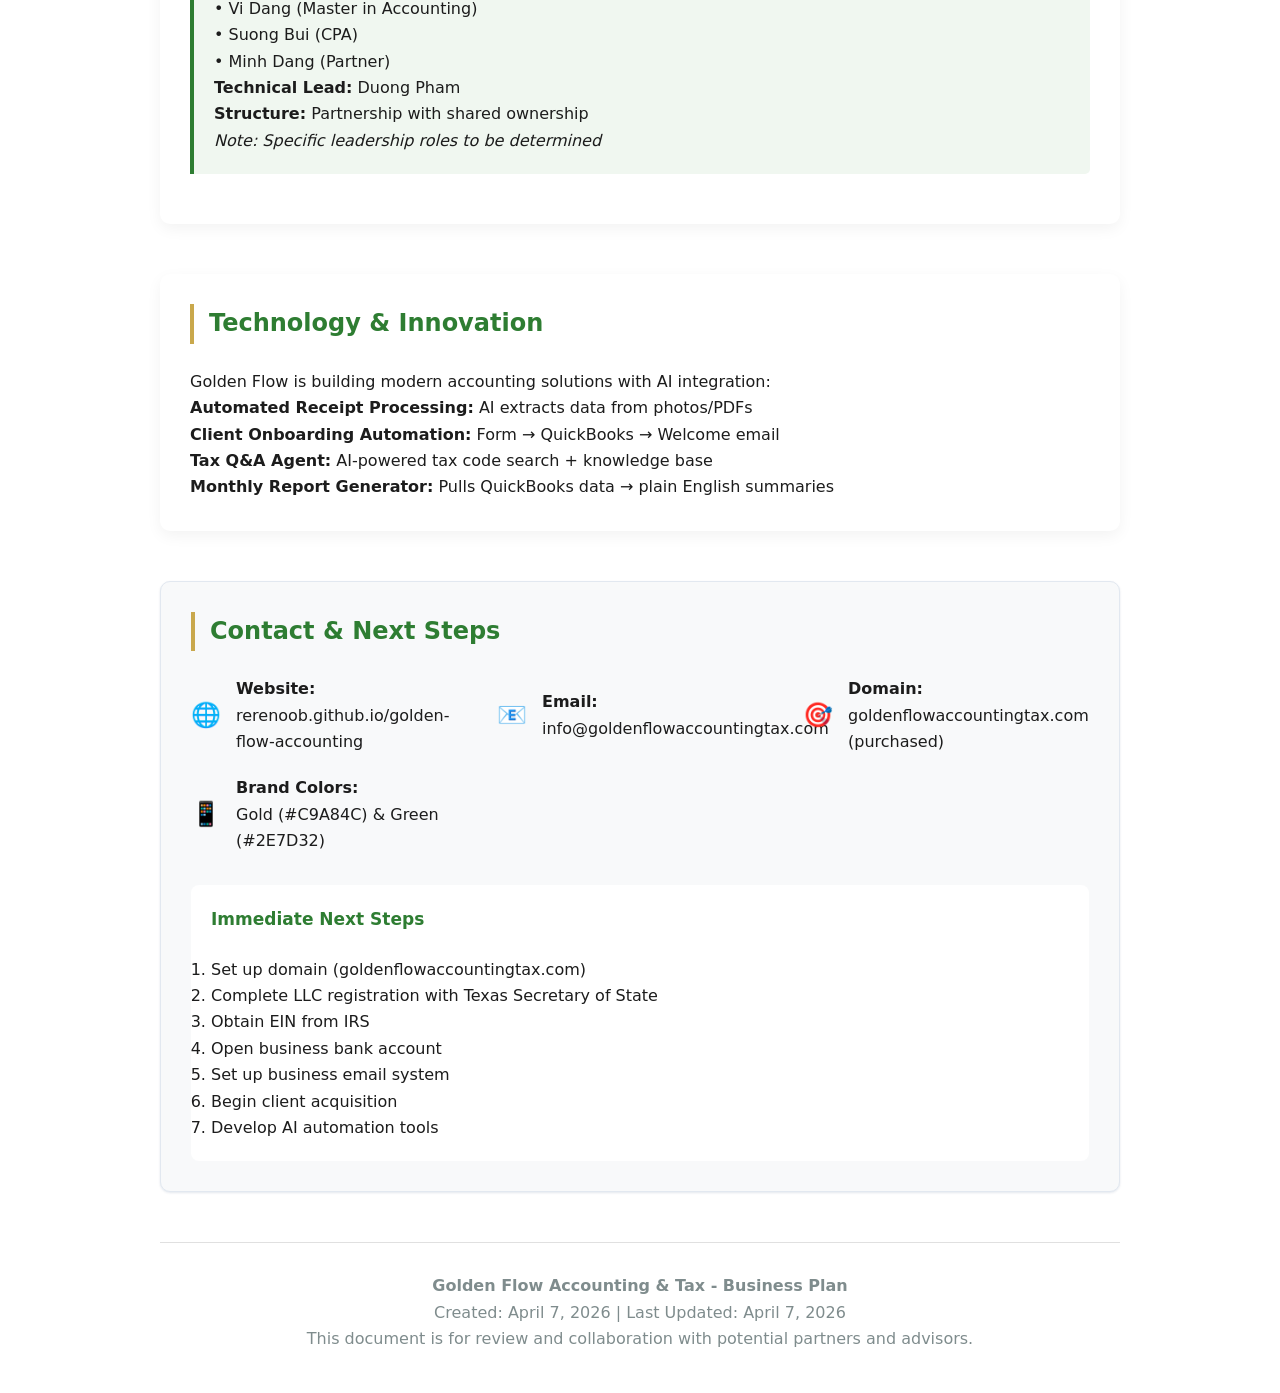
<file: business-plan.html>
<!DOCTYPE html>
<html lang="en">
<head>
    <meta charset="UTF-8">
    <meta name="viewport" content="width=device-width, initial-scale=1.0">
    <title>Golden Flow Accounting & Tax - Business Plan</title>
    <link rel="stylesheet" href="style.css">
    <style>
        .business-plan {
            max-width: 1000px;
            margin: 0 auto;
            padding: 40px 20px;
        }
        .header {
            text-align: center;
            margin-bottom: 50px;
            padding-bottom: 30px;
            border-bottom: 3px solid #C9A84C;
        }
        .logo {
            margin-bottom: 10px;
        }
        .logo img {
            height: 80px;
            width: auto;
        }
        .tagline {
            font-size: 1.2rem;
            color: #7f8c8d;
            font-style: italic;
        }
        .section {
            margin-bottom: 50px;
            background: white;
            padding: 30px;
            border-radius: 10px;
            box-shadow: 0 5px 15px rgba(0,0,0,0.05);
        }
        .section-title {
            color: #2E7D32;
            border-left: 4px solid #C9A84C;
            padding-left: 15px;
            margin-bottom: 25px;
        }
        .highlight-box {
            background: #f0f7f0;
            border-left: 4px solid #2E7D32;
            padding: 20px;
            margin: 20px 0;
            border-radius: 0 5px 5px 0;
        }
        .timeline {
            position: relative;
            padding-left: 30px;
        }
        .timeline:before {
            content: '';
            position: absolute;
            left: 0;
            top: 0;
            bottom: 0;
            width: 2px;
            background: #2E7D32;
        }
        .timeline-item {
            position: relative;
            margin-bottom: 30px;
        }
        .timeline-item:before {
            content: '';
            position: absolute;
            left: -36px;
            top: 5px;
            width: 12px;
            height: 12px;
            border-radius: 50%;
            background: #2E7D32;
            border: 3px solid white;
            box-shadow: 0 0 0 3px #2E7D32;
        }
        .timeline-date {
            font-weight: bold;
            color: #2E7D32;
            margin-bottom: 5px;
        }
        .pricing-table {
            display: grid;
            grid-template-columns: repeat(auto-fit, minmax(280px, 1fr));
            gap: 20px;
            margin-top: 20px;
        }
        .pricing-card {
            background: white;
            border: 2px solid #e0e0e0;
            border-radius: 10px;
            padding: 25px;
            text-align: center;
            transition: transform 0.3s, border-color 0.3s;
        }
        .pricing-card:hover {
            transform: translateY(-5px);
            border-color: #C9A84C;
        }
        .pricing-card.featured {
            border-color: #2E7D32;
            position: relative;
        }
        .pricing-card.featured:before {
            content: 'Most Popular';
            position: absolute;
            top: -12px;
            left: 50%;
            transform: translateX(-50%);
            background: #2E7D32;
            color: white;
            padding: 5px 15px;
            border-radius: 20px;
            font-size: 0.8rem;
            font-weight: bold;
        }
        .price {
            font-size: 2.5rem;
            font-weight: bold;
            color: #2E7D32;
            margin: 15px 0;
        }
        .price span {
            font-size: 1rem;
            color: #7f8c8d;
        }
        .contact-info {
            background: #f8f9fa;
            padding: 30px;
            border-radius: 10px;
            margin-top: 40px;
        }
        .contact-grid {
            display: grid;
            grid-template-columns: repeat(auto-fit, minmax(250px, 1fr));
            gap: 20px;
            margin-top: 20px;
        }
        .contact-item {
            display: flex;
            align-items: center;
            gap: 15px;
        }
        .contact-icon {
            font-size: 1.5rem;
            color: #C9A84C;
        }
        @media (max-width: 768px) {
            .business-plan {
                padding: 20px 15px;
            }
            .section {
                padding: 20px;
            }
            .pricing-table {
                grid-template-columns: 1fr;
            }
        }
    </style>
</head>
<body>
    <div class="business-plan">
        <div class="header">
            <div class="logo">
                <img src="logo.png?v=4" alt="Golden Flow Accounting and Tax" style="height: 80px; width: auto;" />
            </div>
            <h1>Golden Flow Accounting & Tax</h1>
            <p class="tagline">Professional Accounting Services for Small Businesses</p>
            <p><strong>Business Plan & Company Summary</strong></p>
        </div>

        <div class="section">
            <h2 class="section-title">Company Overview</h2>
            <div class="highlight-box">
                <strong>Golden Flow LLC</strong> is a Texas-based accounting and tax services firm founded in 2026, 
                specializing in helping small businesses streamline their financial operations.
            </div>
            
            <div class="contact-grid">
                <div class="contact-item">
                    <div class="contact-icon">🏢</div>
                    <div>
                        <strong>Legal Name:</strong><br>
                        Golden Flow LLC
                    </div>
                </div>
                <div class="contact-item">
                    <div class="contact-icon">📋</div>
                    <div>
                        <strong>DBA:</strong><br>
                        Golden Flow Accounting & Tax
                    </div>
                </div>
                <div class="contact-item">
                    <div class="contact-icon">📍</div>
                    <div>
                        <strong>Structure:</strong><br>
                        Limited Liability Company (LLC)
                    </div>
                </div>
                <div class="contact-item">
                    <div class="contact-icon">📅</div>
                    <div>
                        <strong>Founded:</strong><br>
                        2026
                    </div>
                </div>
            </div>
        </div>

        <div class="section">
            <h2 class="section-title">Services Offered</h2>
            <div class="pricing-table">
                <div class="pricing-card">
                    <h3>Tax Preparation & Filing</h3>
                    <p>Complete tax return preparation for individuals and businesses</p>
                </div>
                <div class="pricing-card">
                    <h3>Bookkeeping</h3>
                    <p>Monthly financial record keeping and reconciliation</p>
                </div>
                <div class="pricing-card">
                    <h3>Payroll Services</h3>
                    <p>Employee payroll processing and tax compliance</p>
                </div>
                <div class="pricing-card">
                    <h3>Outsourced Accounting</h3>
                    <p>Full-service accounting department for small businesses</p>
                </div>
            </div>
            
            <div style="margin-top: 40px;">
                <h3 style="color: #2E7D32; margin-bottom: 20px;">Other Services</h3>
                <div class="pricing-table">
                    <div class="pricing-card">
                        <h3>Entity Formation</h3>
                        <p>Federal and State business entity setup (LLC, Corporation, Partnership)</p>
                    </div>
                    <div class="pricing-card">
                        <h3>Sales Tax Filing</h3>
                        <p>Monthly/quarterly sales tax preparation and filing</p>
                    </div>
                    <div class="pricing-card">
                        <h3>IRS Notice Response</h3>
                        <p>Professional handling of IRS notices and correspondence</p>
                    </div>
                </div>
            </div>
        </div>

        <div class="section">
            <h2 class="section-title">Pricing Structure</h2>
            <div class="pricing-table">
                <div class="pricing-card">
                    <h3>Starter</h3>
                    <div class="price">$199<span>/month</span></div>
                    <p>Basic bookkeeping & tax preparation</p>
                    <ul style="text-align: left; padding-left: 20px;">
                        <li>Monthly financial statements</li>
                        <li>Quarterly tax estimates</li>
                        <li>Annual tax return</li>
                        <li>Email support</li>
                    </ul>
                </div>
                <div class="pricing-card featured">
                    <h3>Business</h3>
                    <div class="price">$499<span>/month</span></div>
                    <p>Full-service accounting</p>
                    <ul style="text-align: left; padding-left: 20px;">
                        <li>Everything in Starter</li>
                        <li>Payroll processing</li>
                        <li>Monthly financial review</li>
                        <li>Tax planning sessions</li>
                        <li>Priority support</li>
                    </ul>
                </div>
                <div class="pricing-card">
                    <h3>Growth</h3>
                    <div class="price">$999<span>/month</span></div>
                    <p>Advanced financial management</p>
                    <ul style="text-align: left; padding-left: 20px;">
                        <li>Everything in Business</li>
                        <li>CFO advisory services</li>
                        <li>Custom financial reporting</li>
                        <li>Strategic planning</li>
                        <li>Dedicated account manager</li>
                    </ul>
                </div>
            </div>
        </div>

        <div class="section">
            <h2 class="section-title">Company Timeline</h2>
            <div class="timeline">
                <div class="timeline-item">
                    <div class="timeline-date">March 30, 2026</div>
                    <h3>Company Formation</h3>
                    <p>Golden Flow LLC established with DBA: True Balance Accounting & Tax</p>
                </div>
                <div class="timeline-item">
                    <div class="timeline-date">April 6, 2026</div>
                    <h3>Rebrand to Golden Flow</h3>
                    <p>Full rebrand from True Balance to Golden Flow Accounting & Tax</p>
                    <ul>
                        <li>Website updated with new branding</li>
                        <li>Email changed to info@goldenflowaccountingtax.com</li>
                        <li>GitHub repository renamed</li>
                    </ul>
                </div>
                <div class="timeline-item">
                    <div class="timeline-date">Current Status</div>
                    <h3>Early Stage - Setting Up</h3>
                    <p>Currently completing business setup tasks:</p>
                    <ul>
                        <li>Finalizing LLC registration</li>
                        <li>Obtaining EIN</li>
                        <li>Setting up business bank account</li>
                        <li>Domain purchased: goldenflowaccountingtax.com</li>
                    </ul>
                </div>
            </div>
        </div>

        <div class="section">
            <h2 class="section-title">Team & Partners</h2>
            <div class="highlight-box">
                <strong>Founding Partners:</strong><br>
                • Vi Dang (Master in Accounting)<br>
                • Suong Bui (CPA)<br>
                • Minh Dang (Partner)<br>
                <strong>Technical Lead:</strong> Duong Pham<br>
                <strong>Structure:</strong> Partnership with shared ownership<br>
                <em>Note: Specific leadership roles to be determined</em>
            </div>
        </div>

        <div class="section">
            <h2 class="section-title">Technology & Innovation</h2>
            <p>Golden Flow is building modern accounting solutions with AI integration:</p>
            <ul>
                <li><strong>Automated Receipt Processing:</strong> AI extracts data from photos/PDFs</li>
                <li><strong>Client Onboarding Automation:</strong> Form → QuickBooks → Welcome email</li>
                <li><strong>Tax Q&A Agent:</strong> AI-powered tax code search + knowledge base</li>
                <li><strong>Monthly Report Generator:</strong> Pulls QuickBooks data → plain English summaries</li>
            </ul>
        </div>

        <div class="contact-info">
            <h2 class="section-title">Contact & Next Steps</h2>
            <div class="contact-grid">
                <div class="contact-item">
                    <div class="contact-icon">🌐</div>
                    <div>
                        <strong>Website:</strong><br>
                        <a href="https://rerenoob.github.io/golden-flow-accounting/">rerenoob.github.io/golden-flow-accounting</a>
                    </div>
                </div>
                <div class="contact-item">
                    <div class="contact-icon">📧</div>
                    <div>
                        <strong>Email:</strong><br>
                        info@goldenflowaccountingtax.com
                    </div>
                </div>
                <div class="contact-item">
                    <div class="contact-icon">🎯</div>
                    <div>
                        <strong>Domain:</strong><br>
                        goldenflowaccountingtax.com (purchased)
                    </div>
                </div>
                <div class="contact-item">
                    <div class="contact-icon">📱</div>
                    <div>
                        <strong>Brand Colors:</strong><br>
                        Gold (#C9A84C) & Green (#2E7D32)
                    </div>
                </div>
            </div>
            
            <div style="margin-top: 30px; padding: 20px; background: white; border-radius: 8px;">
                <h3>Immediate Next Steps</h3>
                <ol>
                    <li>Set up domain (goldenflowaccountingtax.com)</li>
                    <li>Complete LLC registration with Texas Secretary of State</li>
                    <li>Obtain EIN from IRS</li>
                    <li>Open business bank account</li>
                    <li>Set up business email system</li>
                    <li>Begin client acquisition</li>
                    <li>Develop AI automation tools</li>
                </ol>
            </div>
        </div>

        <div style="text-align: center; margin-top: 50px; padding-top: 30px; border-top: 1px solid #e0e0e0; color: #7f8c8d;">
            <p><strong>Golden Flow Accounting & Tax - Business Plan</strong></p>
            <p>Created: April 7, 2026 | Last Updated: April 7, 2026</p>
            <p>This document is for review and collaboration with potential partners and advisors.</p>
        </div>
    </div>
</body>
</html>
</file>
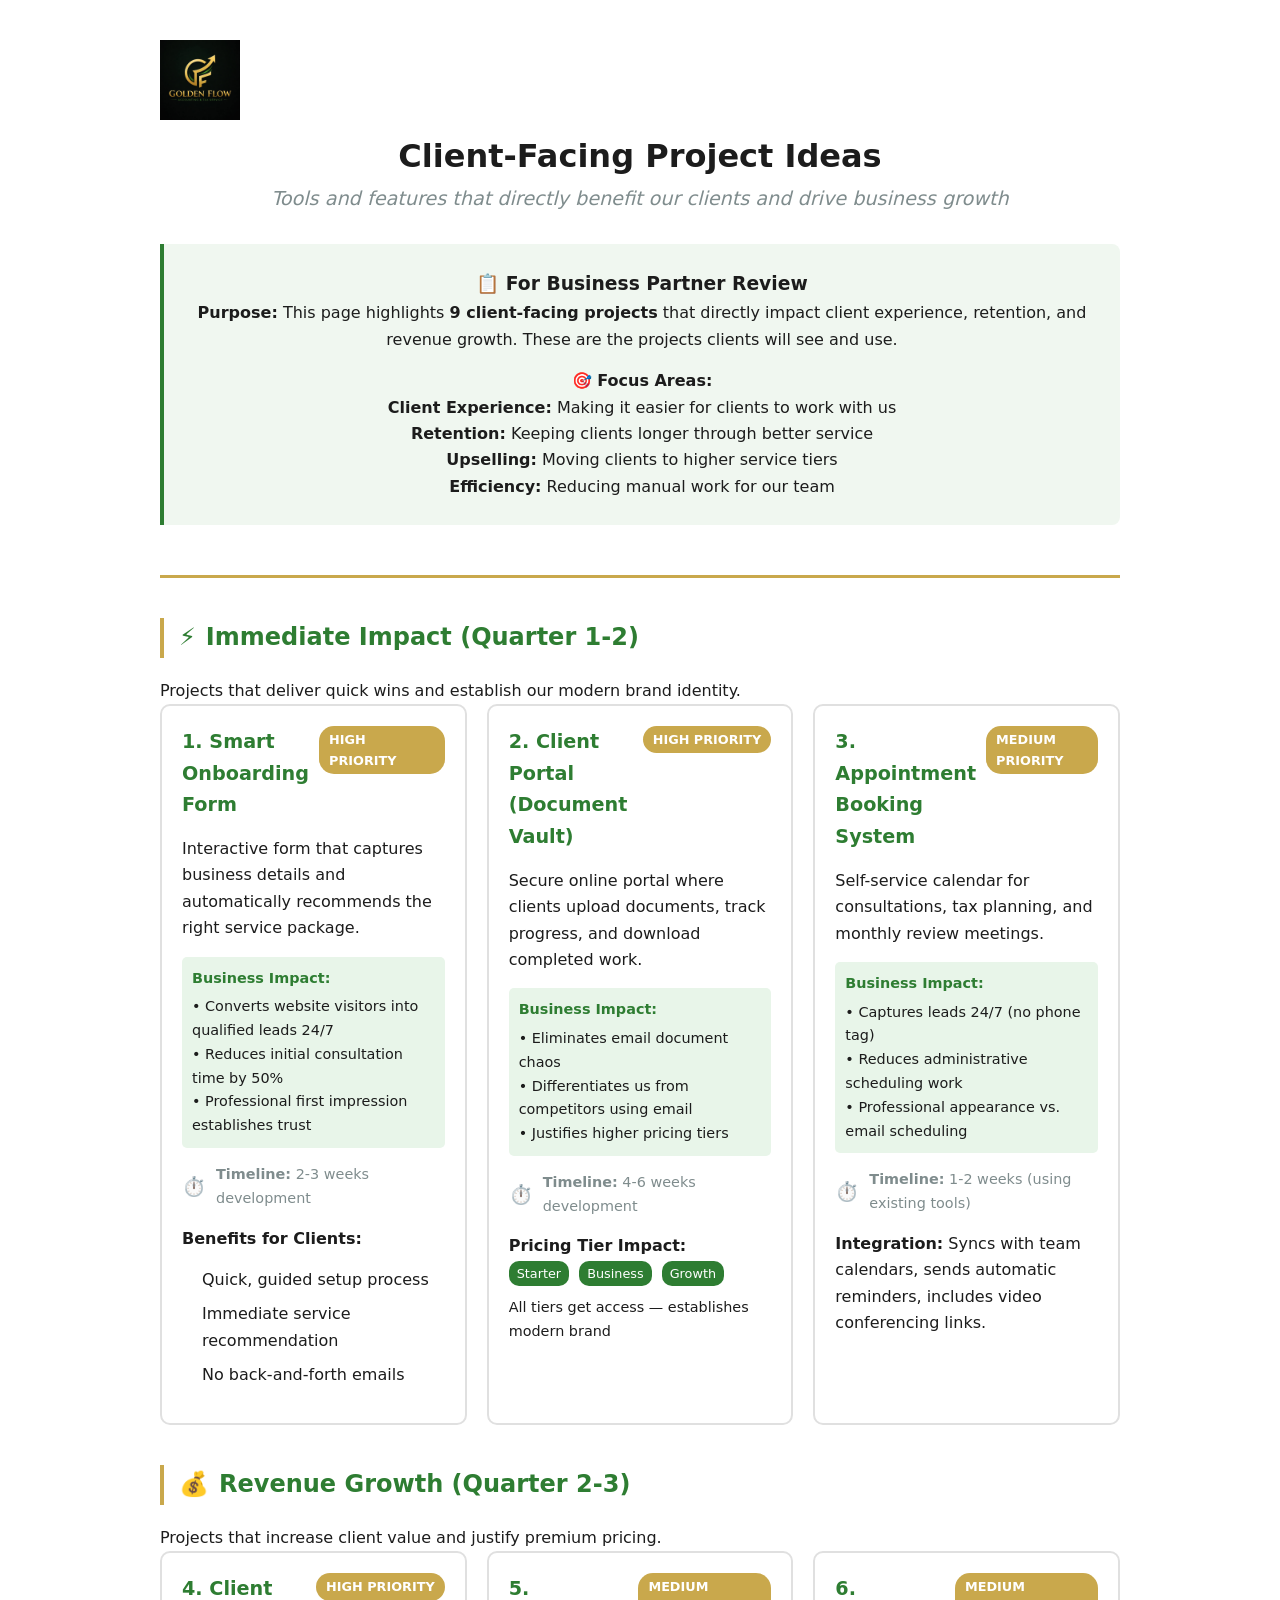
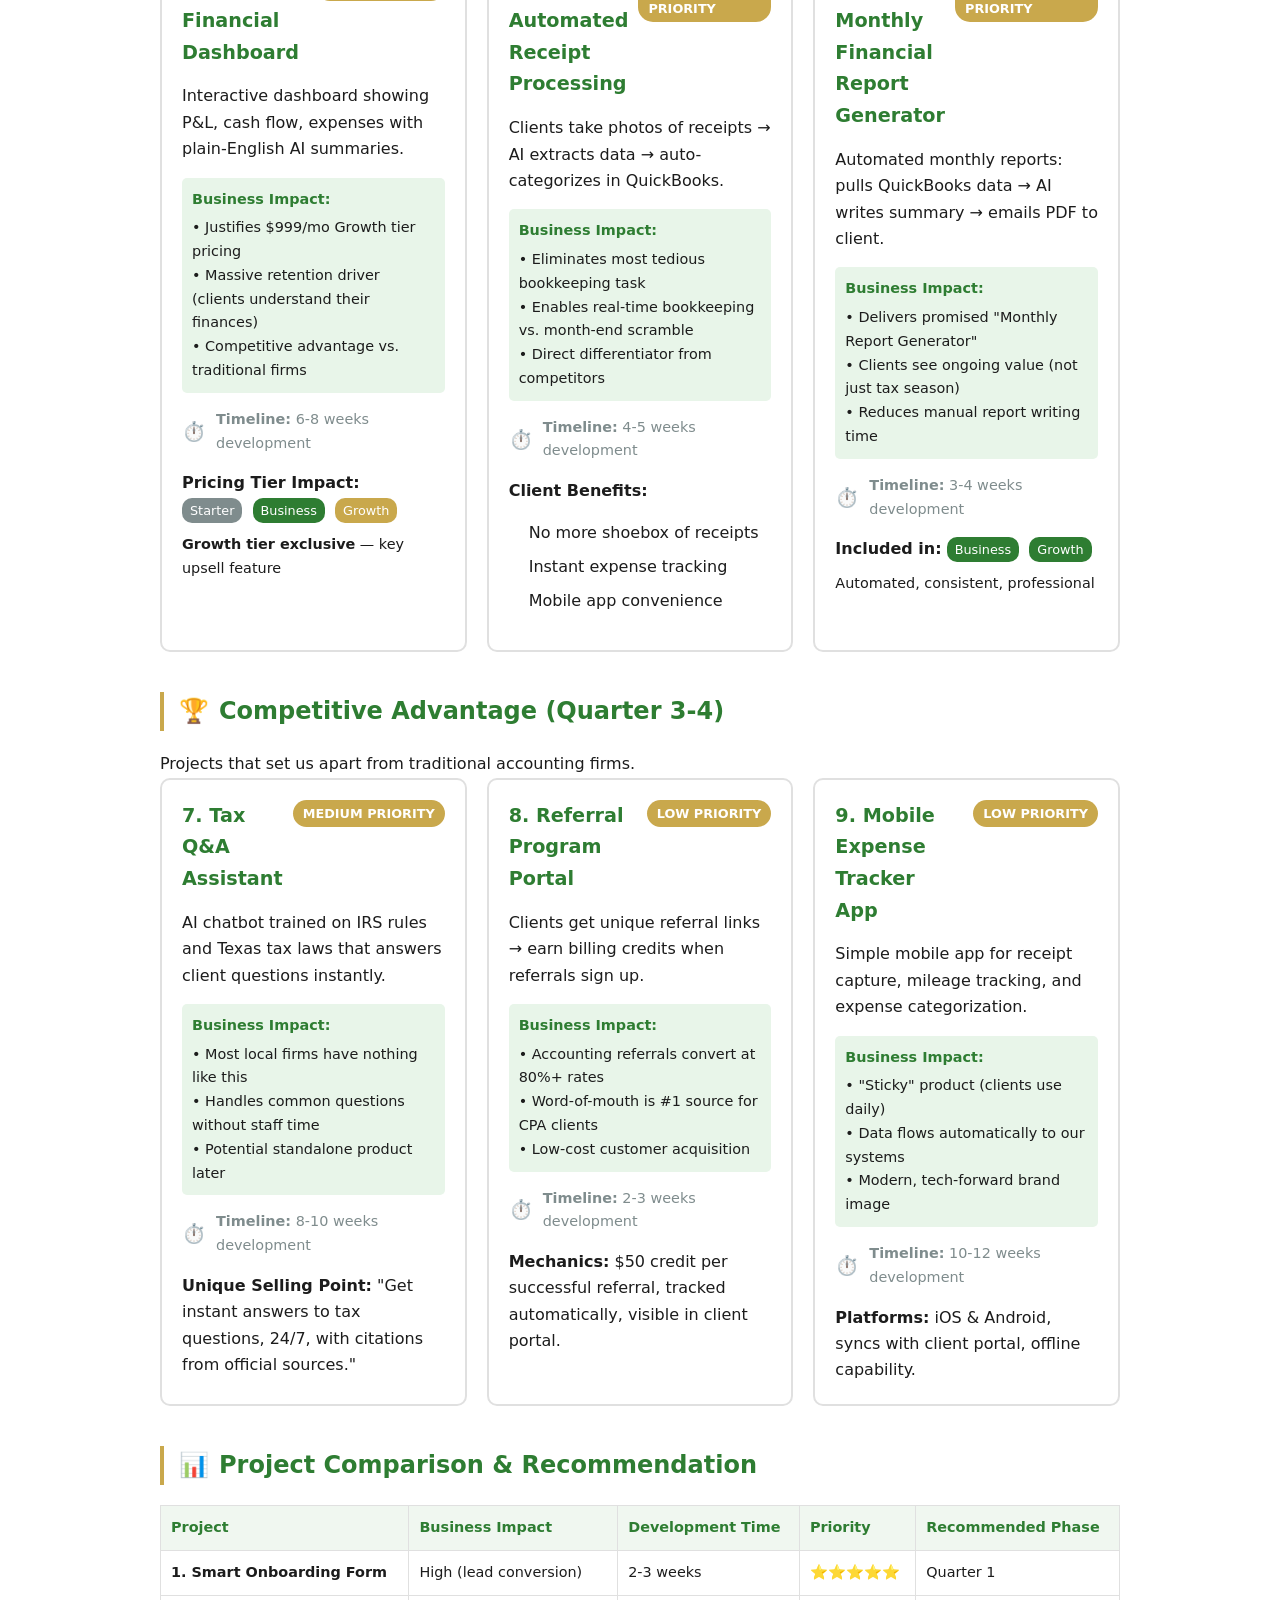
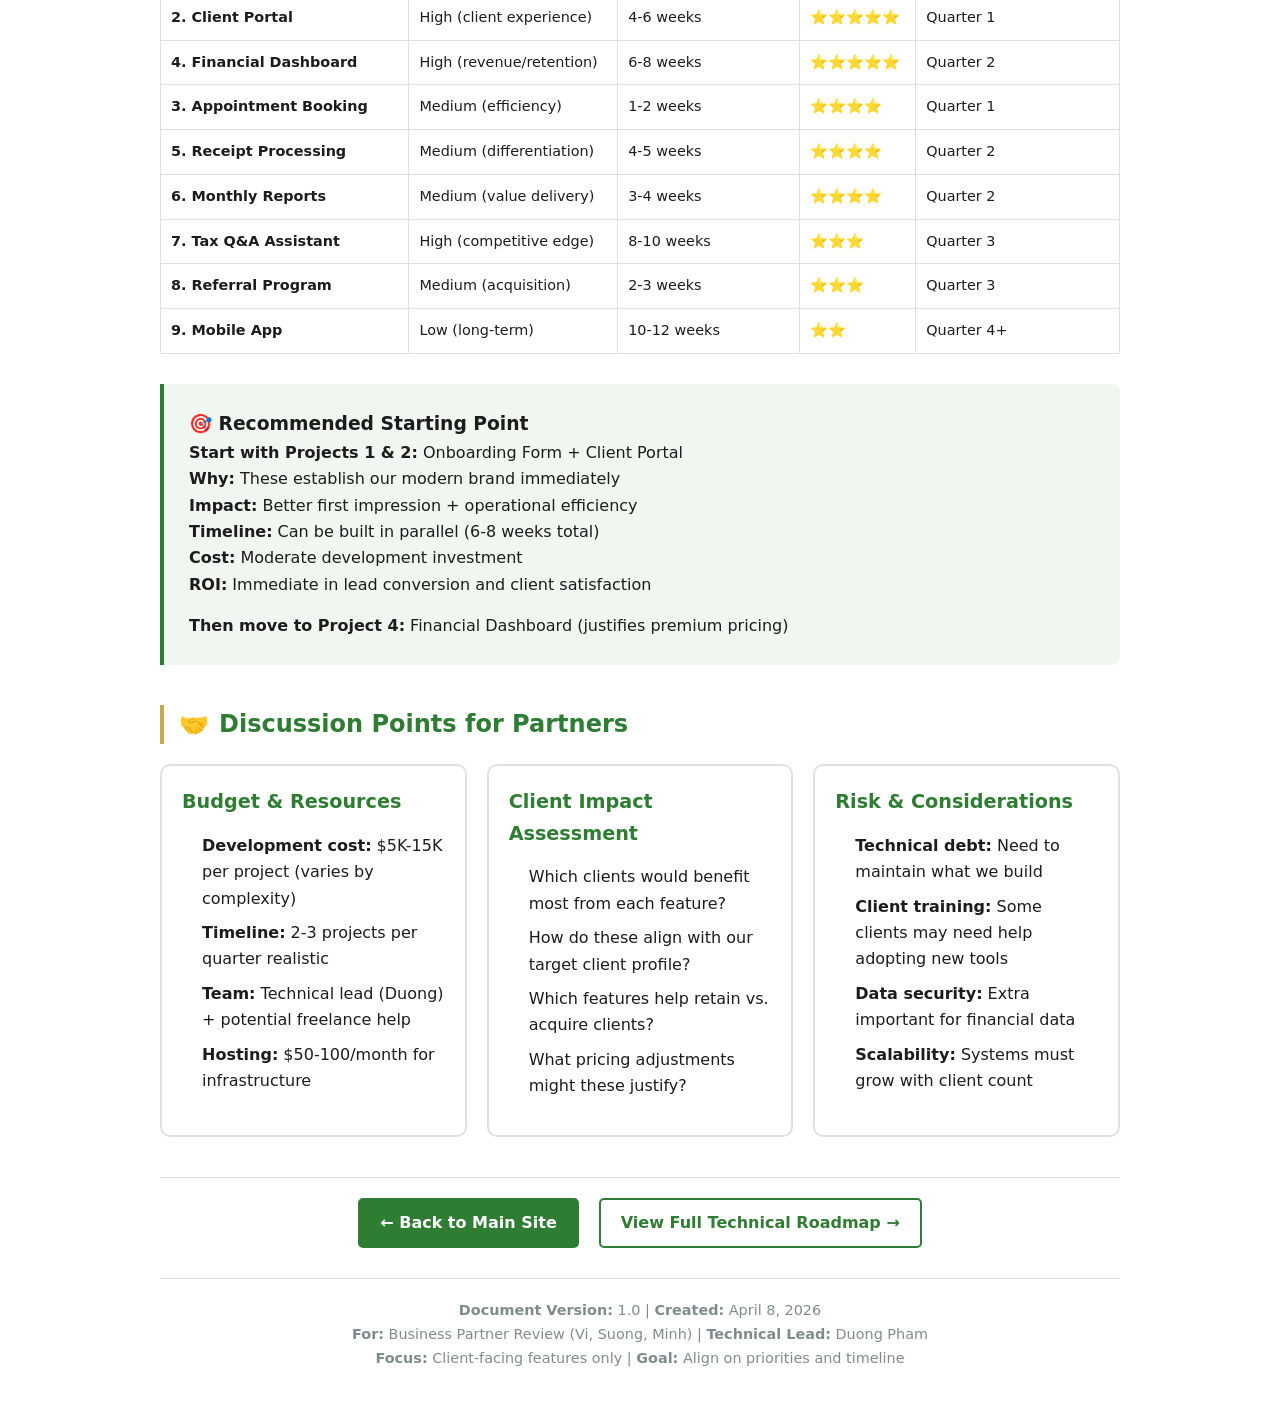
<file: client-facing-projects.html>
<!DOCTYPE html>
<html lang="en">
<head>
    <meta charset="UTF-8">
    <meta name="viewport" content="width=device-width, initial-scale=1.0">
    <title>Golden Flow - Client-Facing Project Ideas</title>
    <link rel="stylesheet" href="style.css">
    <style>
        .projects-container {
            max-width: 1000px;
            margin: 0 auto;
            padding: 40px 20px;
        }
        .header {
            text-align: center;
            margin-bottom: 40px;
            padding-bottom: 20px;
            border-bottom: 3px solid #C9A84C;
        }
        .logo {
            margin-bottom: 10px;
        }
        .logo img {
            height: 80px;
            width: auto;
        }
        .tagline {
            font-size: 1.2rem;
            color: #7f8c8d;
            font-style: italic;
            margin-bottom: 20px;
        }
        .executive-summary {
            background: #f0f7f0;
            border-left: 4px solid #2E7D32;
            padding: 25px;
            margin: 30px 0;
            border-radius: 0 8px 8px 0;
        }
        .project-section {
            margin-bottom: 40px;
        }
        .section-title {
            color: #2E7D32;
            border-left: 4px solid #C9A84C;
            padding-left: 15px;
            margin-bottom: 20px;
            display: flex;
            align-items: center;
            gap: 10px;
        }
        .section-icon {
            font-size: 1.5rem;
        }
        .project-grid {
            display: grid;
            grid-template-columns: repeat(auto-fit, minmax(300px, 1fr));
            gap: 20px;
        }
        .project-card {
            background: white;
            border: 2px solid #e0e0e0;
            border-radius: 10px;
            padding: 20px;
            transition: all 0.3s;
        }
        .project-card:hover {
            transform: translateY(-5px);
            border-color: #2E7D32;
            box-shadow: 0 10px 25px rgba(46, 125, 50, 0.1);
        }
        .project-header {
            display: flex;
            justify-content: space-between;
            align-items: start;
            margin-bottom: 15px;
        }
        .project-title {
            color: #2E7D32;
            font-size: 1.2rem;
            margin: 0;
            flex: 1;
        }
        .priority-badge {
            background: #C9A84C;
            color: white;
            padding: 3px 10px;
            border-radius: 15px;
            font-size: 0.8rem;
            font-weight: bold;
            margin-left: 10px;
        }
        .impact-highlight {
            background: #e8f5e9;
            padding: 10px;
            border-radius: 5px;
            margin: 15px 0;
            font-size: 0.9rem;
        }
        .impact-title {
            color: #2E7D32;
            font-weight: bold;
            margin-bottom: 5px;
        }
        .benefits-list {
            padding-left: 20px;
            margin: 15px 0;
        }
        .benefits-list li {
            margin-bottom: 8px;
        }
        .timeline-estimate {
            display: flex;
            align-items: center;
            gap: 10px;
            margin: 15px 0;
            font-size: 0.9rem;
            color: #7f8c8d;
        }
        .timeline-icon {
            font-size: 1.2rem;
        }
        .pricing-tier {
            display: inline-block;
            background: #2E7D32;
            color: white;
            padding: 2px 8px;
            border-radius: 10px;
            font-size: 0.8rem;
            margin-right: 5px;
            margin-bottom: 5px;
        }
        .back-links {
            display: flex;
            justify-content: center;
            gap: 20px;
            margin-top: 40px;
            padding-top: 20px;
            border-top: 1px solid #e0e0e0;
        }
        .nav-link {
            display: inline-block;
            padding: 10px 20px;
            border-radius: 5px;
            text-decoration: none;
            font-weight: bold;
            transition: all 0.3s;
        }
        .nav-main {
            background: #2E7D32;
            color: white;
            border: 2px solid #2E7D32;
        }
        .nav-main:hover {
            background: #1B5E20;
            border-color: #1B5E20;
        }
        .nav-tech {
            background: white;
            color: #2E7D32;
            border: 2px solid #2E7D32;
        }
        .nav-tech:hover {
            background: #2E7D32;
            color: white;
        }
        .comparison-table {
            width: 100%;
            border-collapse: collapse;
            margin: 20px 0;
            font-size: 0.9rem;
        }
        .comparison-table th,
        .comparison-table td {
            border: 1px solid #e0e0e0;
            padding: 10px;
            text-align: left;
        }
        .comparison-table th {
            background: #f0f7f0;
            color: #2E7D32;
            font-weight: bold;
        }
        .comparison-table tr:hover {
            background: #f9f9f9;
        }
    </style>
</head>
<body>
    <div class="projects-container">
        <div class="header">
            <div class="logo">
                <a href="index.html">
                    <img src="logo.png" alt="Golden Flow Accounting & Tax Logo">
                </a>
            </div>
            <h1>Client-Facing Project Ideas</h1>
            <div class="tagline">Tools and features that directly benefit our clients and drive business growth</div>
            
            <div class="executive-summary">
                <h3>📋 For Business Partner Review</h3>
                <p><strong>Purpose:</strong> This page highlights <strong>9 client-facing projects</strong> that directly impact client experience, retention, and revenue growth. These are the projects clients will see and use.</p>
                
                <div style="margin-top: 15px;">
                    <h4>🎯 Focus Areas:</h4>
                    <ul>
                        <li><strong>Client Experience:</strong> Making it easier for clients to work with us</li>
                        <li><strong>Retention:</strong> Keeping clients longer through better service</li>
                        <li><strong>Upselling:</strong> Moving clients to higher service tiers</li>
                        <li><strong>Efficiency:</strong> Reducing manual work for our team</li>
                    </ul>
                </div>
            </div>
        </div>

        <!-- Immediate Impact Projects -->
        <div class="project-section">
            <h2 class="section-title">
                <span class="section-icon">⚡</span>
                Immediate Impact (Quarter 1-2)
            </h2>
            <p>Projects that deliver quick wins and establish our modern brand identity.</p>
            
            <div class="project-grid">
                <!-- Project 1 -->
                <div class="project-card">
                    <div class="project-header">
                        <h3 class="project-title">1. Smart Onboarding Form</h3>
                        <span class="priority-badge">HIGH PRIORITY</span>
                    </div>
                    <p>Interactive form that captures business details and automatically recommends the right service package.</p>
                    
                    <div class="impact-highlight">
                        <div class="impact-title">Business Impact:</div>
                        • Converts website visitors into qualified leads 24/7<br>
                        • Reduces initial consultation time by 50%<br>
                        • Professional first impression establishes trust
                    </div>
                    
                    <div class="timeline-estimate">
                        <span class="timeline-icon">⏱️</span>
                        <span><strong>Timeline:</strong> 2-3 weeks development</span>
                    </div>
                    
                    <div>
                        <strong>Benefits for Clients:</strong>
                        <ul class="benefits-list">
                            <li>Quick, guided setup process</li>
                            <li>Immediate service recommendation</li>
                            <li>No back-and-forth emails</li>
                        </ul>
                    </div>
                </div>
                
                <!-- Project 2 -->
                <div class="project-card">
                    <div class="project-header">
                        <h3 class="project-title">2. Client Portal (Document Vault)</h3>
                        <span class="priority-badge">HIGH PRIORITY</span>
                    </div>
                    <p>Secure online portal where clients upload documents, track progress, and download completed work.</p>
                    
                    <div class="impact-highlight">
                        <div class="impact-title">Business Impact:</div>
                        • Eliminates email document chaos<br>
                        • Differentiates us from competitors using email<br>
                        • Justifies higher pricing tiers
                    </div>
                    
                    <div class="timeline-estimate">
                        <span class="timeline-icon">⏱️</span>
                        <span><strong>Timeline:</strong> 4-6 weeks development</span>
                    </div>
                    
                    <div>
                        <strong>Pricing Tier Impact:</strong><br>
                        <span class="pricing-tier">Starter</span>
                        <span class="pricing-tier">Business</span>
                        <span class="pricing-tier">Growth</span>
                        <p style="margin-top: 5px; font-size: 0.9rem;">All tiers get access — establishes modern brand</p>
                    </div>
                </div>
                
                <!-- Project 3 -->
                <div class="project-card">
                    <div class="project-header">
                        <h3 class="project-title">3. Appointment Booking System</h3>
                        <span class="priority-badge">MEDIUM PRIORITY</span>
                    </div>
                    <p>Self-service calendar for consultations, tax planning, and monthly review meetings.</p>
                    
                    <div class="impact-highlight">
                        <div class="impact-title">Business Impact:</div>
                        • Captures leads 24/7 (no phone tag)<br>
                        • Reduces administrative scheduling work<br>
                        • Professional appearance vs. email scheduling
                    </div>
                    
                    <div class="timeline-estimate">
                        <span class="timeline-icon">⏱️</span>
                        <span><strong>Timeline:</strong> 1-2 weeks (using existing tools)</span>
                    </div>
                    
                    <div>
                        <strong>Integration:</strong> Syncs with team calendars, sends automatic reminders, includes video conferencing links.
                    </div>
                </div>
            </div>
        </div>

        <!-- Revenue Growth Projects -->
        <div class="project-section">
            <h2 class="section-title">
                <span class="section-icon">💰</span>
                Revenue Growth (Quarter 2-3)
            </h2>
            <p>Projects that increase client value and justify premium pricing.</p>
            
            <div class="project-grid">
                <!-- Project 4 -->
                <div class="project-card">
                    <div class="project-header">
                        <h3 class="project-title">4. Client Financial Dashboard</h3>
                        <span class="priority-badge">HIGH PRIORITY</span>
                    </div>
                    <p>Interactive dashboard showing P&L, cash flow, expenses with plain-English AI summaries.</p>
                    
                    <div class="impact-highlight">
                        <div class="impact-title">Business Impact:</div>
                        • Justifies $999/mo Growth tier pricing<br>
                        • Massive retention driver (clients understand their finances)<br>
                        • Competitive advantage vs. traditional firms
                    </div>
                    
                    <div class="timeline-estimate">
                        <span class="timeline-icon">⏱️</span>
                        <span><strong>Timeline:</strong> 6-8 weeks development</span>
                    </div>
                    
                    <div>
                        <strong>Pricing Tier Impact:</strong><br>
                        <span class="pricing-tier" style="background: #7f8c8d;">Starter</span>
                        <span class="pricing-tier">Business</span>
                        <span class="pricing-tier" style="background: #C9A84C;">Growth</span>
                        <p style="margin-top: 5px; font-size: 0.9rem;"><strong>Growth tier exclusive</strong> — key upsell feature</p>
                    </div>
                </div>
                
                <!-- Project 5 -->
                <div class="project-card">
                    <div class="project-header">
                        <h3 class="project-title">5. Automated Receipt Processing</h3>
                        <span class="priority-badge">MEDIUM PRIORITY</span>
                    </div>
                    <p>Clients take photos of receipts → AI extracts data → auto-categorizes in QuickBooks.</p>
                    
                    <div class="impact-highlight">
                        <div class="impact-title">Business Impact:</div>
                        • Eliminates most tedious bookkeeping task<br>
                        • Enables real-time bookkeeping vs. month-end scramble<br>
                        • Direct differentiator from competitors
                    </div>
                    
                    <div class="timeline-estimate">
                        <span class="timeline-icon">⏱️</span>
                        <span><strong>Timeline:</strong> 4-5 weeks development</span>
                    </div>
                    
                    <div>
                        <strong>Client Benefits:</strong>
                        <ul class="benefits-list">
                            <li>No more shoebox of receipts</li>
                            <li>Instant expense tracking</li>
                            <li>Mobile app convenience</li>
                        </ul>
                    </div>
                </div>
                
                <!-- Project 6 -->
                <div class="project-card">
                    <div class="project-header">
                        <h3 class="project-title">6. Monthly Financial Report Generator</h3>
                        <span class="priority-badge">MEDIUM PRIORITY</span>
                    </div>
                    <p>Automated monthly reports: pulls QuickBooks data → AI writes summary → emails PDF to client.</p>
                    
                    <div class="impact-highlight">
                        <div class="impact-title">Business Impact:</div>
                        • Delivers promised "Monthly Report Generator"<br>
                        • Clients see ongoing value (not just tax season)<br>
                        • Reduces manual report writing time
                    </div>
                    
                    <div class="timeline-estimate">
                        <span class="timeline-icon">⏱️</span>
                        <span><strong>Timeline:</strong> 3-4 weeks development</span>
                    </div>
                    
                    <div>
                        <strong>Included in:</strong>
                        <span class="pricing-tier">Business</span>
                        <span class="pricing-tier">Growth</span>
                        <p style="margin-top: 5px; font-size: 0.9rem;">Automated, consistent, professional</p>
                    </div>
                </div>
            </div>
        </div>

        <!-- Competitive Advantage Projects -->
        <div class="project-section">
            <h2 class="section-title">
                <span class="section-icon">🏆</span>
                Competitive Advantage (Quarter 3-4)
            </h2>
            <p>Projects that set us apart from traditional accounting firms.</p>
            
            <div class="project-grid">
                <!-- Project 7 -->
                <div class="project-card">
                    <div class="project-header">
                        <h3 class="project-title">7. Tax Q&A Assistant</h3>
                        <span class="priority-badge">MEDIUM PRIORITY</span>
                    </div>
                    <p>AI chatbot trained on IRS rules and Texas tax laws that answers client questions instantly.</p>
                    
                    <div class="impact-highlight">
                        <div class="impact-title">Business Impact:</div>
                        • Most local firms have nothing like this<br>
                        • Handles common questions without staff time<br>
                        • Potential standalone product later
                    </div>
                    
                    <div class="timeline-estimate">
                        <span class="timeline-icon">⏱️</span>
                        <span><strong>Timeline:</strong> 8-10 weeks development</span>
                    </div>
                    
                    <div>
                        <strong>Unique Selling Point:</strong> "Get instant answers to tax questions, 24/7, with citations from official sources."
                    </div>
                </div>
                
                <!-- Project 8 -->
                <div class="project-card">
                    <div class="project-header">
                        <h3 class="project-title">8. Referral Program Portal</h3>
                        <span class="priority-badge">LOW PRIORITY</span>
                    </div>
                    <p>Clients get unique referral links → earn billing credits when referrals sign up.</p>
                    
                    <div class="impact-highlight">
                        <div class="impact-title">Business Impact:</div>
                        • Accounting referrals convert at 80%+ rates<br>
                        • Word-of-mouth is #1 source for CPA clients<br>
                        • Low-cost customer acquisition
                    </div>
                    
                    <div class="timeline-estimate">
                        <span class="timeline-icon">⏱️</span>
                        <span><strong>Timeline:</strong> 2-3 weeks development</span>
                    </div>
                    
                    <div>
                        <strong>Mechanics:</strong> $50 credit per successful referral, tracked automatically, visible in client portal.
                    </div>
                </div>
                
                <!-- Project 9 -->
                <div class="project-card">
                    <div class="project-header">
                        <h3 class="project-title">9. Mobile Expense Tracker App</h3>
                        <span class="priority-badge">LOW PRIORITY</span>
                    </div>
                    <p>Simple mobile app for receipt capture, mileage tracking, and expense categorization.</p>
                    
                    <div class="impact-highlight">
                        <div class="impact-title">Business Impact:</div>
                        • "Sticky" product (clients use daily)<br>
                        • Data flows automatically to our systems<br>
                        • Modern, tech-forward brand image
                    </div>
                    
                    <div class="timeline-estimate">
                        <span class="timeline-icon">⏱️</span>
                        <span><strong>Timeline:</strong> 10-12 weeks development</span>
                    </div>
                    
                    <div>
                        <strong>Platforms:</strong> iOS & Android, syncs with client portal, offline capability.
                    </div>
                </div>
            </div>
        </div>

        <!-- Comparison & Prioritization -->
        <div class="project-section">
            <h2 class="section-title">
                <span class="section-icon">📊</span>
                Project Comparison & Recommendation
            </h2>
            
            <table class="comparison-table">
                <thead>
                    <tr>
                        <th>Project</th>
                        <th>Business Impact</th>
                        <th>Development Time</th>
                        <th>Priority</th>
                        <th>Recommended Phase</th>
                    </tr>
                </thead>
                <tbody>
                    <tr>
                        <td><strong>1. Smart Onboarding Form</strong></td>
                        <td>High (lead conversion)</td>
                        <td>2-3 weeks</td>
                        <td>⭐️⭐️⭐️⭐️⭐️</td>
                        <td>Quarter 1</td>
                    </tr>
                    <tr>
                        <td><strong>2. Client Portal</strong></td>
                        <td>High (client experience)</td>
                        <td>4-6 weeks</td>
                        <td>⭐️⭐️⭐️⭐️⭐️</td>
                        <td>Quarter 1</td>
                    </tr>
                    <tr>
                        <td><strong>4. Financial Dashboard</strong></td>
                        <td>High (revenue/retention)</td>
                        <td>6-8 weeks</td>
                        <td>⭐️⭐️⭐️⭐️⭐️</td>
                        <td>Quarter 2</td>
                    </tr>
                    <tr>
                        <td><strong>3. Appointment Booking</strong></td>
                        <td>Medium (efficiency)</td>
                        <td>1-2 weeks</td>
                        <td>⭐️⭐️⭐️⭐️</td>
                        <td>Quarter 1</td>
                    </tr>
                    <tr>
                        <td><strong>5. Receipt Processing</strong></td>
                        <td>Medium (differentiation)</td>
                        <td>4-5 weeks</td>
                        <td>⭐️⭐️⭐️⭐️</td>
                        <td>Quarter 2</td>
                    </tr>
                    <tr>
                        <td><strong>6. Monthly Reports</strong></td>
                        <td>Medium (value delivery)</td>
                        <td>3-4 weeks</td>
                        <td>⭐️⭐️⭐️⭐️</td>
                        <td>Quarter 2</td>
                    </tr>
                    <tr>
                        <td><strong>7. Tax Q&A Assistant</strong></td>
                        <td>High (competitive edge)</td>
                        <td>8-10 weeks</td>
                        <td>⭐️⭐️⭐️</td>
                        <td>Quarter 3</td>
                    </tr>
                    <tr>
                        <td><strong>8. Referral Program</strong></td>
                        <td>Medium (acquisition)</td>
                        <td>2-3 weeks</td>
                        <td>⭐️⭐️⭐️</td>
                        <td>Quarter 3</td>
                    </tr>
                    <tr>
                        <td><strong>9. Mobile App</strong></td>
                        <td>Low (long-term)</td>
                        <td>10-12 weeks</td>
                        <td>⭐️⭐️</td>
                        <td>Quarter 4+</td>
                    </tr>
                </tbody>
            </table>
            
            <div class="executive-summary" style="margin-top: 30px;">
                <h3>🎯 Recommended Starting Point</h3>
                <p><strong>Start with Projects 1 & 2:</strong> Onboarding Form + Client Portal</p>
                <ul>
                    <li><strong>Why:</strong> These establish our modern brand immediately</li>
                    <li><strong>Impact:</strong> Better first impression + operational efficiency</li>
                    <li><strong>Timeline:</strong> Can be built in parallel (6-8 weeks total)</li>
                    <li><strong>Cost:</strong> Moderate development investment</li>
                    <li><strong>ROI:</strong> Immediate in lead conversion and client satisfaction</li>
                </ul>
                
                <p style="margin-top: 15px;"><strong>Then move to Project 4:</strong> Financial Dashboard (justifies premium pricing)</p>
            </div>
        </div>

        <!-- Next Steps -->
        <div class="project-section">
            <h2 class="section-title">
                <span class="section-icon">🤝</span>
                Discussion Points for Partners
            </h2>
            
            <div class="project-grid">
                <div class="project-card">
                    <h3 class="project-title">Budget & Resources</h3>
                    <ul class="benefits-list">
                        <li><strong>Development cost:</strong> $5K-15K per project (varies by complexity)</li>
                        <li><strong>Timeline:</strong> 2-3 projects per quarter realistic</li>
                        <li><strong>Team:</strong> Technical lead (Duong) + potential freelance help</li>
                        <li><strong>Hosting:</strong> $50-100/month for infrastructure</li>
                    </ul>
                </div>
                
                <div class="project-card">
                    <h3 class="project-title">Client Impact Assessment</h3>
                    <ul class="benefits-list">
                        <li>Which clients would benefit most from each feature?</li>
                        <li>How do these align with our target client profile?</li>
                        <li>Which features help retain vs. acquire clients?</li>
                        <li>What pricing adjustments might these justify?</li>
                    </ul>
                </div>
                
                <div class="project-card">
                    <h3 class="project-title">Risk & Considerations</h3>
                    <ul class="benefits-list">
                        <li><strong>Technical debt:</strong> Need to maintain what we build</li>
                        <li><strong>Client training:</strong> Some clients may need help adopting new tools</li>
                        <li><strong>Data security:</strong> Extra important for financial data</li>
                        <li><strong>Scalability:</strong> Systems must grow with client count</li>
                    </ul>
                </div>
            </div>
        </div>

        <!-- Footer & Navigation -->
        <div class="back-links">
            <a href="index.html" class="nav-link nav-main">← Back to Main Site</a>
            <a href="technical-roadmap.html" class="nav-link nav-tech">View Full Technical Roadmap →</a>
        </div>
        
        <div style="text-align: center; margin-top: 30px; padding-top: 20px; border-top: 1px solid #e0e0e0; color: #7f8c8d; font-size: 0.9rem;">
            <p><strong>Document Version:</strong> 1.0 | <strong>Created:</strong> April 8, 2026</p>
            <p><strong>For:</strong> Business Partner Review (Vi, Suong, Minh) | <strong>Technical Lead:</strong> Duong Pham</p>
            <p><strong>Focus:</strong> Client-facing features only | <strong>Goal:</strong> Align on priorities and timeline</p>
        </div>
    </div>

    <script>
        // Simple interactivity
        document.addEventListener('DOMContentLoaded', function() {
            // Add click effects to project cards
            const cards = document.querySelectorAll('.project-card');
            cards.forEach(card => {
                card.addEventListener('click', function() {
                    this.style.transform = 'translateY(-5px)';
                    this.style.boxShadow = '0 15px 30px rgba(46, 125, 50, 0.15)';
                    
                    setTimeout(() => {
                        if (document.activeElement !== this) {
                            this.style.transform = '';
                            this.style.boxShadow = '';
                        }
                    }, 300);
                });
                
                card.addEventListener('mouseleave', function() {
                    if (document.activeElement !== this) {
                        this.style.transform = '';
                        this.style.boxShadow = '';
                    }
                });
            });
            
            // Print-friendly styles
            const style = document.createElement('style');
            style.textContent = `
                @media print {
                    .project-card {
                        break-inside: avoid;
                        border: 1px solid #ccc !important;
                        box-shadow: none !important;
                    }
                    .back-links {
                        display: none;
                    }
                    .priority-badge {
                        background: #ccc !important;
                        color: #000 !important;
                    }
                }
            `;
            document.head.appendChild(style);
        });
    </script>
</body>
</html>
</file>
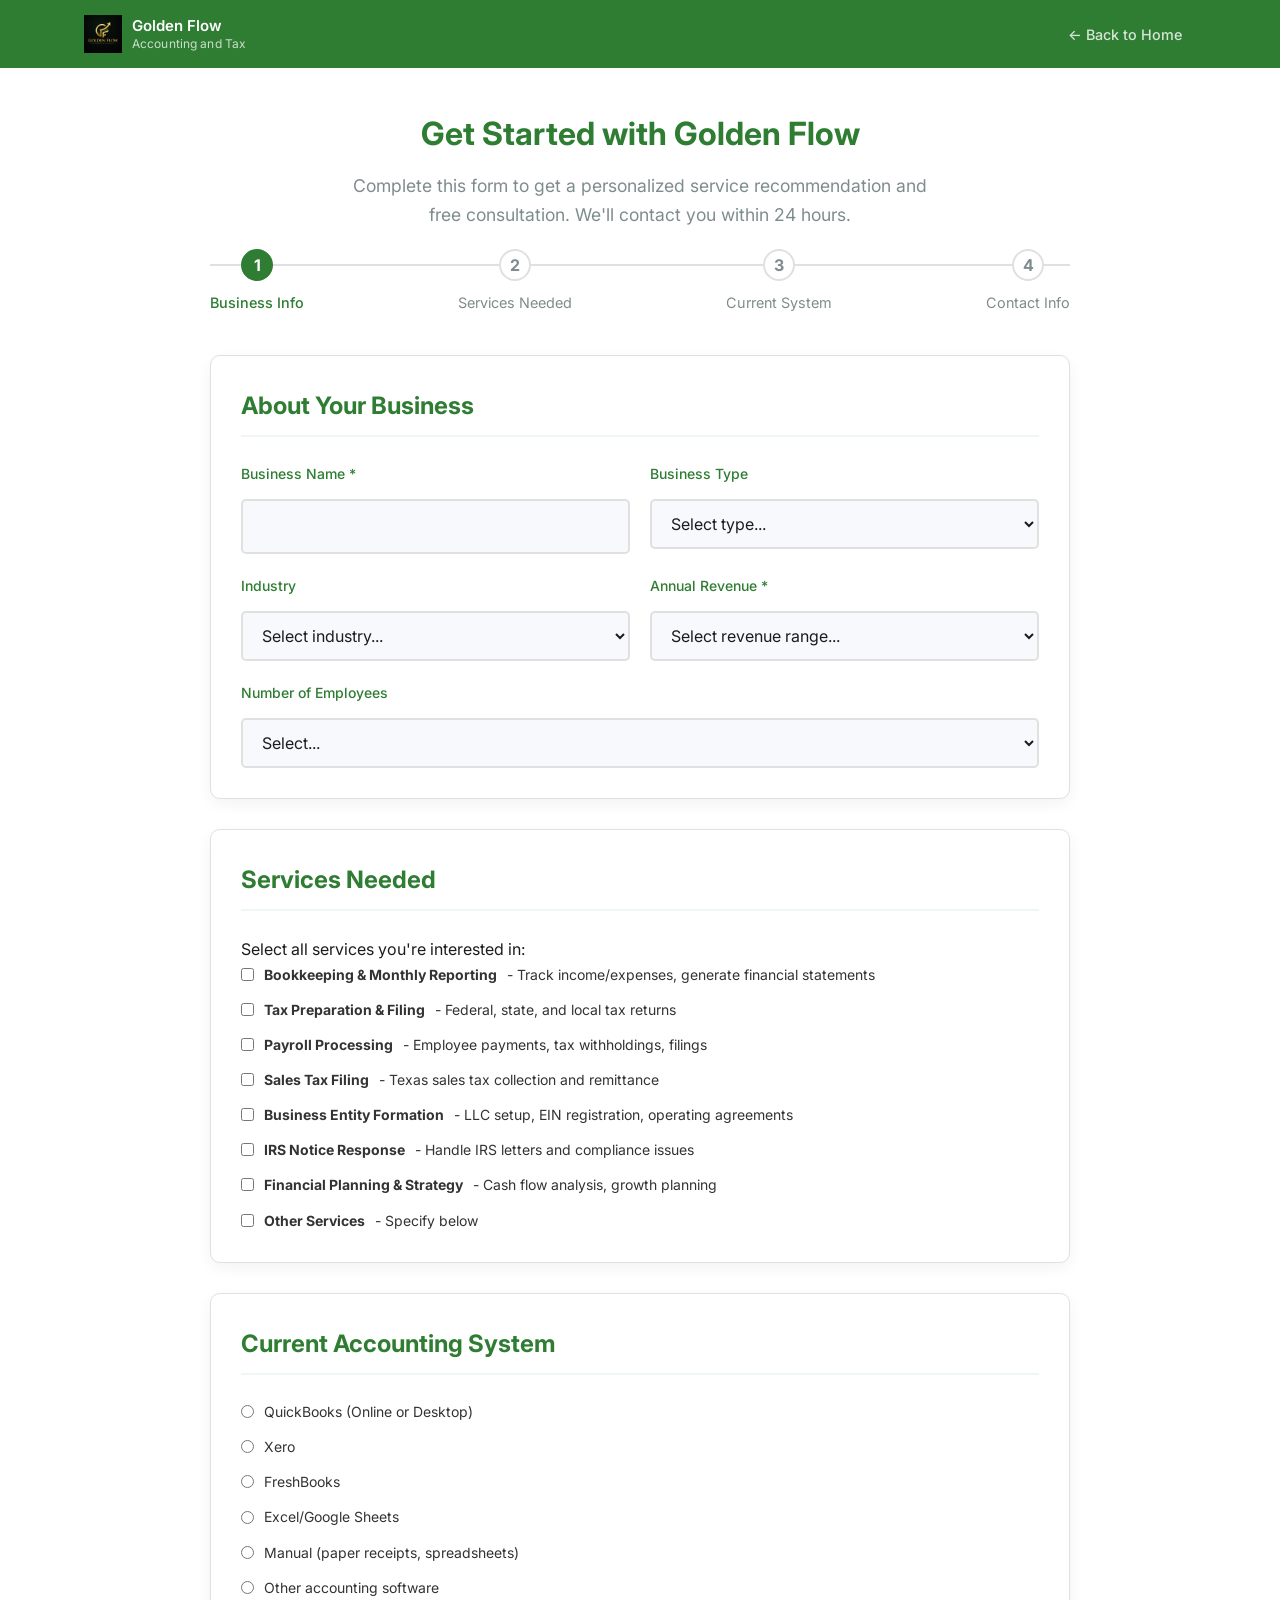
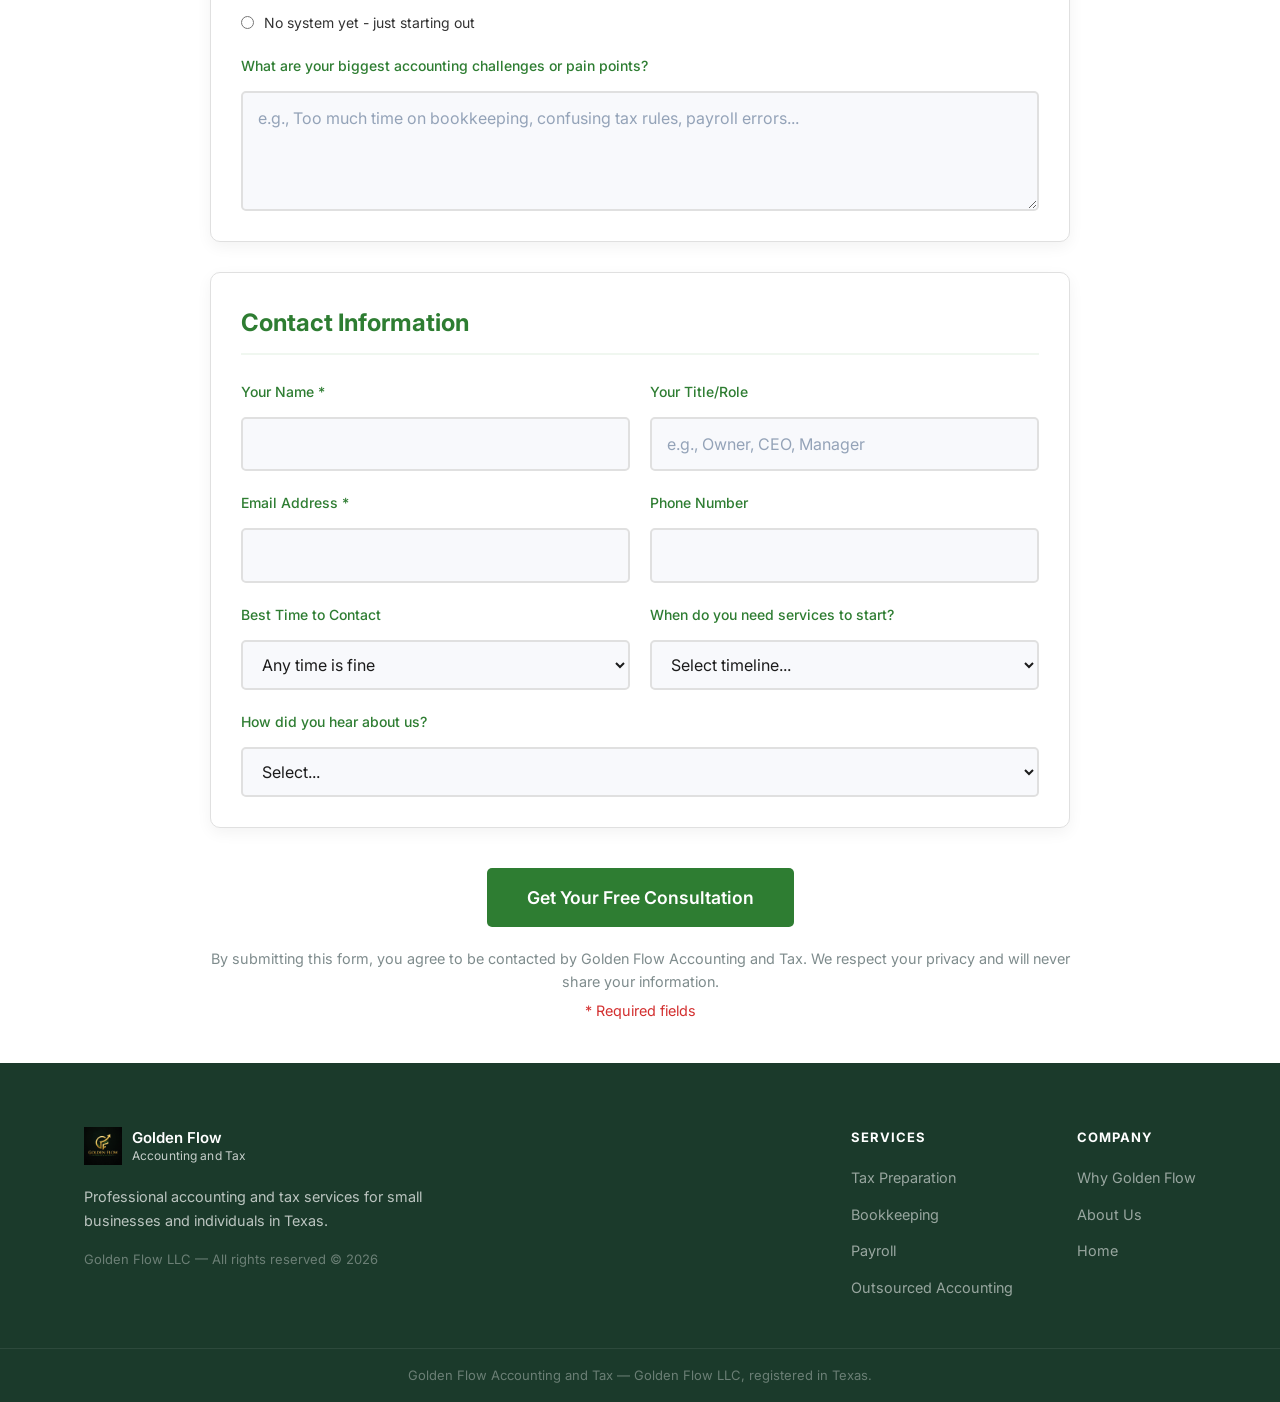
<file: onboarding.html>
<!DOCTYPE html>
<html lang="en">
<head>
  <meta charset="UTF-8" />
  <meta name="viewport" content="width=device-width, initial-scale=1.0" />
  <meta name="description" content="Get started with Golden Flow Accounting and Tax. Complete our smart onboarding form for a personalized service recommendation and free consultation." />
  <title>Get Started - Golden Flow Accounting and Tax | Texas CPA & Tax Services</title>
  <link rel="stylesheet" href="style.css?v=202604091215" />
  <link rel="preconnect" href="https://fonts.googleapis.com" />
  <link rel="preconnect" href="https://fonts.gstatic.com" crossorigin />
  <link href="https://fonts.googleapis.com/css2?family=Inter:wght@300;400;500;600;700&family=Merriweather:wght@400;700&display=swap" rel="stylesheet" />
  <style>
        .onboarding-container {
            max-width: 900px;
            margin: 0 auto;
            padding: 40px 20px;
        }
        .onboarding-header {
            text-align: center;
            margin-bottom: 40px;
        }
        .onboarding-header h1 {
            color: #2E7D32;
            margin-bottom: 10px;
        }
        .onboarding-subtitle {
            color: #7f8c8d;
            font-size: 1.1rem;
            max-width: 600px;
            margin: 0 auto 20px;
        }
        .form-progress {
            display: flex;
            justify-content: space-between;
            margin-bottom: 40px;
            position: relative;
        }
        .form-progress:before {
            content: '';
            position: absolute;
            top: 15px;
            left: 0;
            right: 0;
            height: 2px;
            background: #e0e0e0;
            z-index: 1;
        }
        .progress-step {
            text-align: center;
            position: relative;
            z-index: 2;
        }
        .step-circle {
            width: 32px;
            height: 32px;
            border-radius: 50%;
            background: white;
            border: 2px solid #e0e0e0;
            display: flex;
            align-items: center;
            justify-content: center;
            margin: 0 auto 10px;
            font-weight: bold;
            color: #7f8c8d;
        }
        .step-circle.active {
            background: #2E7D32;
            border-color: #2E7D32;
            color: white;
        }
        .step-label {
            font-size: 0.9rem;
            color: #7f8c8d;
        }
        .step-label.active {
            color: #2E7D32;
            font-weight: 500;
        }
        .form-section {
            background: white;
            border-radius: 10px;
            padding: 30px;
            margin-bottom: 30px;
            box-shadow: 0 5px 15px rgba(0,0,0,0.05);
            border: 1px solid #e0e0e0;
        }
        .section-title {
            color: #2E7D32;
            margin-bottom: 25px;
            padding-bottom: 10px;
            border-bottom: 2px solid #f0f7f0;
        }
        .form-grid {
            display: grid;
            grid-template-columns: repeat(auto-fit, minmax(250px, 1fr));
            gap: 20px;
        }
        .form-group {
            margin-bottom: 20px;
        }
        .form-group label {
            display: block;
            margin-bottom: 8px;
            color: #2E7D32;
            font-weight: 500;
        }
        .form-group input,
        .form-group select,
        .form-group textarea {
            width: 100%;
            padding: 12px 15px;
            border: 2px solid #e0e0e0;
            border-radius: 5px;
            font-size: 16px;
            transition: all 0.3s;
        }
        .form-group input:focus,
        .form-group select:focus,
        .form-group textarea:focus {
            border-color: #C9A84C;
            outline: none;
            box-shadow: 0 0 0 3px rgba(201, 168, 76, 0.1);
        }
        .checkbox-group,
        .radio-group {
            display: flex;
            flex-direction: column;
            gap: 12px;
        }
        .checkbox-group label,
        .radio-group label {
            display: flex;
            align-items: center;
            gap: 10px;
            font-weight: normal;
            color: #333;
            cursor: pointer;
        }
        .checkbox-group input[type="checkbox"],
        .radio-group input[type="radio"] {
            width: auto;
            margin: 0;
        }
        .recommendation-card {
            background: #f0f7f0;
            border-left: 4px solid #C9A84C;
            padding: 25px;
            border-radius: 0 8px 8px 0;
            margin: 30px 0;
            display: none;
        }
        .recommendation-card.show {
            display: block;
            animation: fadeIn 0.5s ease;
        }
        @keyframes fadeIn {
            from { opacity: 0; transform: translateY(-10px); }
            to { opacity: 1; transform: translateY(0); }
        }
        .recommendation-header {
            display: flex;
            align-items: center;
            gap: 10px;
            margin-bottom: 15px;
        }
        .recommendation-icon {
            font-size: 1.5rem;
        }
        .package-badge {
            display: inline-block;
            background: #C9A84C;
            color: white;
            padding: 5px 15px;
            border-radius: 20px;
            font-weight: bold;
            margin-right: 10px;
        }
        .package-features {
            margin-top: 15px;
            padding-left: 20px;
        }
        .package-features li {
            margin-bottom: 8px;
        }
        .form-actions {
            text-align: center;
            margin-top: 40px;
        }
        .btn-submit {
            background: #2E7D32;
            color: white;
            border: none;
            padding: 15px 40px;
            font-size: 1.1rem;
            border-radius: 5px;
            cursor: pointer;
            transition: all 0.3s;
            font-weight: 600;
        }
        .btn-submit:hover {
            background: #1B5E20;
            transform: translateY(-2px);
            box-shadow: 0 5px 15px rgba(46, 125, 50, 0.3);
        }
        .form-note {
            text-align: center;
            color: #7f8c8d;
            margin-top: 20px;
            font-size: 0.9rem;
        }
        .required-note {
            color: #d32f2f;
            font-size: 0.9rem;
            margin-top: 5px;
        }
        .form-error {
            color: #d32f2f;
            font-size: 0.9rem;
            margin-top: 5px;
            display: none;
        }
        .form-error.show {
            display: block;
        }
        @media (max-width: 768px) {
            .form-grid {
                grid-template-columns: 1fr;
            }
            .form-section {
                padding: 20px;
            }
        }
    .skip-link { position: absolute; top: -100%; left: 0; background: #2E7D32; color: #fff; padding: 12px 20px; font-weight: 600; z-index: 9999; text-decoration: none; border-radius: 0 0 6px 0; }
    .skip-link:focus { top: 0; }
    </style>
</head>
<body>
  <a href="#main-content" class="skip-link">Skip to main content</a>

  <!-- ===== NAVIGATION ===== -->
  <header class="site-header" id="site-header">
    <nav class="nav container">
      <a href="index.html" class="nav-logo">
        <img src="logo.png" alt="Golden Flow Accounting and Tax" class="logo-image" />
        <span class="logo-text">Golden Flow <em>Accounting and Tax</em></span>
      </a>
      <ul class="nav-links onboarding-nav">
        <li><a href="index.html">← Back to Home</a></li>
      </ul>
    </nav>
  </header>

  <main id="main-content">
    <div class="onboarding-container">
        <div class="onboarding-header">
            <h1>Get Started with Golden Flow</h1>
            <p class="onboarding-subtitle">Complete this form to get a personalized service recommendation and free consultation. We'll contact you within 24 hours.</p>
            
            <div class="form-progress" aria-hidden="true">
                <div class="progress-step">
                    <div class="step-circle active">1</div>
                    <div class="step-label active">Business Info</div>
                </div>
                <div class="progress-step">
                    <div class="step-circle">2</div>
                    <div class="step-label">Services Needed</div>
                </div>
                <div class="progress-step">
                    <div class="step-circle">3</div>
                    <div class="step-label">Current System</div>
                </div>
                <div class="progress-step">
                    <div class="step-circle">4</div>
                    <div class="step-label">Contact Info</div>
                </div>
            </div>
        </div>

        <!-- Smart Onboarding Form -->
        <form id="goldenflow-onboarding" action="https://formspree.io/f/xqegoqzz" method="POST">
            <!-- Hidden fields for Formspree -->
            <input type="hidden" name="_subject" value="New Golden Flow Onboarding Submission">
            <input type="hidden" name="_replyto" value="" id="reply-to-email">
            <input type="hidden" name="_cc" value="onboard@goldenflowaccountingtax.com">
            
            <!-- Step 1: Business Information -->
            <div class="form-section">
                <h2 class="section-title">About Your Business</h2>
                
                <div class="form-grid">
                    <div class="form-group">
                        <label for="business-name">Business Name *</label>
                        <input type="text" id="business-name" name="business-name" required>
                        <div class="form-error" id="business-name-error">Please enter your business name</div>
                    </div>
                    
                    <div class="form-group">
                        <label for="business-type">Business Type</label>
                        <select id="business-type" name="business-type">
                            <option value="">Select type...</option>
                            <option value="sole-proprietor">Sole Proprietor</option>
                            <option value="llc">LLC</option>
                            <option value="corporation">Corporation (S-Corp/C-Corp)</option>
                            <option value="partnership">Partnership</option>
                            <option value="nonprofit">Nonprofit</option>
                        </select>
                    </div>
                </div>
                
                <div class="form-grid">
                    <div class="form-group">
                        <label for="industry">Industry</label>
                        <select id="industry" name="industry">
                            <option value="">Select industry...</option>
                            <option value="professional-services">Professional Services</option>
                            <option value="retail">Retail</option>
                            <option value="restaurant">Restaurant/Food Service</option>
                            <option value="construction">Construction</option>
                            <option value="technology">Technology</option>
                            <option value="healthcare">Healthcare</option>
                            <option value="consulting">Consulting</option>
                            <option value="other">Other</option>
                        </select>
                    </div>
                    
                    <div class="form-group">
                        <label for="annual-revenue">Annual Revenue *</label>
                        <select id="annual-revenue" name="annual-revenue" required>
                            <option value="">Select revenue range...</option>
                            <option value="under-50k">Under $50,000</option>
                            <option value="50k-100k">$50,000 - $100,000</option>
                            <option value="100k-250k">$100,000 - $250,000</option>
                            <option value="250k-500k">$250,000 - $500,000</option>
                            <option value="500k-1m">$500,000 - $1,000,000</option>
                            <option value="over-1m">Over $1,000,000</option>
                        </select>
                        <div class="form-error" id="revenue-error">Please select your annual revenue range</div>
                    </div>
                </div>
                
                <div class="form-group">
                    <label for="employees">Number of Employees</label>
                    <select id="employees" name="employees">
                        <option value="">Select...</option>
                        <option value="1">Just me</option>
                        <option value="2-5">2-5 employees</option>
                        <option value="6-10">6-10 employees</option>
                        <option value="11-25">11-25 employees</option>
                        <option value="26-50">26-50 employees</option>
                        <option value="51+">51+ employees</option>
                    </select>
                </div>
            </div>
            
            <!-- Step 2: Services Needed -->
            <div class="form-section">
                <h2 class="section-title">Services Needed</h2>
                <p>Select all services you're interested in:</p>
                
                <div class="checkbox-group">
                    <label>
                        <input type="checkbox" name="services" value="bookkeeping">
                        <strong>Bookkeeping & Monthly Reporting</strong> - Track income/expenses, generate financial statements
                    </label>
                    
                    <label>
                        <input type="checkbox" name="services" value="tax-prep">
                        <strong>Tax Preparation & Filing</strong> - Federal, state, and local tax returns
                    </label>
                    
                    <label>
                        <input type="checkbox" name="services" value="payroll">
                        <strong>Payroll Processing</strong> - Employee payments, tax withholdings, filings
                    </label>
                    
                    <label>
                        <input type="checkbox" name="services" value="sales-tax">
                        <strong>Sales Tax Filing</strong> - Texas sales tax collection and remittance
                    </label>
                    
                    <label>
                        <input type="checkbox" name="services" value="entity-formation">
                        <strong>Business Entity Formation</strong> - LLC setup, EIN registration, operating agreements
                    </label>
                    
                    <label>
                        <input type="checkbox" name="services" value="irs-notice">
                        <strong>IRS Notice Response</strong> - Handle IRS letters and compliance issues
                    </label>
                    
                    <label>
                        <input type="checkbox" name="services" value="financial-planning">
                        <strong>Financial Planning & Strategy</strong> - Cash flow analysis, growth planning
                    </label>
                    
                    <label>
                        <input type="checkbox" name="services" value="other" id="other-services-checkbox">
                        <strong>Other Services</strong> - Specify below
                    </label>
                </div>
                
                <!-- Other Services Text Input (hidden by default) -->
                <div class="form-group" id="other-services-container" style="display: none; margin-top: 20px;">
                    <label for="other-services-text">Please specify other services you need:</label>
                    <textarea id="other-services-text" name="other-services-text" rows="3" placeholder="e.g., Audit support, international tax, specific industry expertise..."></textarea>
                    <p class="form-note" style="text-align: left; margin-top: 5px;">Describe any other accounting or tax services not listed above.</p>
                </div>
            </div>
            
            <!-- Step 3: Current System -->
            <div class="form-section">
                <h2 class="section-title">Current Accounting System</h2>
                
                <div class="radio-group">
                    <label>
                        <input type="radio" name="current-system" value="quickbooks">
                        QuickBooks (Online or Desktop)
                    </label>
                    
                    <label>
                        <input type="radio" name="current-system" value="xero">
                        Xero
                    </label>
                    
                    <label>
                        <input type="radio" name="current-system" value="freshbooks">
                        FreshBooks
                    </label>
                    
                    <label>
                        <input type="radio" name="current-system" value="excel">
                        Excel/Google Sheets
                    </label>
                    
                    <label>
                        <input type="radio" name="current-system" value="manual">
                        Manual (paper receipts, spreadsheets)
                    </label>
                    
                    <label>
                        <input type="radio" name="current-system" value="other-software">
                        Other accounting software
                    </label>
                    
                    <label>
                        <input type="radio" name="current-system" value="none">
                        No system yet - just starting out
                    </label>
                </div>
                
                <div class="form-group" style="margin-top: 20px;">
                    <label for="pain-points">What are your biggest accounting challenges or pain points?</label>
                    <textarea id="pain-points" name="pain-points" rows="3" placeholder="e.g., Too much time on bookkeeping, confusing tax rules, payroll errors..."></textarea>
                </div>
            </div>
            
            <!-- Step 4: Contact Information -->
            <div class="form-section">
                <h2 class="section-title">Contact Information</h2>
                
                <div class="form-grid">
                    <div class="form-group">
                        <label for="contact-name">Your Name *</label>
                        <input type="text" id="contact-name" name="contact-name" autocomplete="name" required>
                        <div class="form-error" id="name-error">Please enter your name</div>
                    </div>
                    
                    <div class="form-group">
                        <label for="title">Your Title/Role</label>
                        <input type="text" id="title" name="title" placeholder="e.g., Owner, CEO, Manager">
                    </div>
                </div>
                
                <div class="form-grid">
                    <div class="form-group">
                        <label for="email">Email Address *</label>
                        <input type="email" id="email" name="email" autocomplete="email" required>
                        <div class="form-error" id="email-error">Please enter a valid email address</div>
                    </div>
                    
                    <div class="form-group">
                        <label for="phone">Phone Number</label>
                        <input type="tel" id="phone" name="phone" autocomplete="tel">
                    </div>
                </div>
                
                <div class="form-grid">
                    <div class="form-group">
                        <label for="best-time">Best Time to Contact</label>
                        <select id="best-time" name="best-time">
                            <option value="">Any time is fine</option>
                            <option value="morning">Morning (9 AM - 12 PM)</option>
                            <option value="afternoon">Afternoon (1 PM - 5 PM)</option>
                            <option value="evening">Evening (after 5 PM)</option>
                        </select>
                    </div>
                    
                    <div class="form-group">
                        <label for="timeline">When do you need services to start?</label>
                        <select id="timeline" name="timeline">
                            <option value="">Select timeline...</option>
                            <option value="immediately">Immediately (within 2 weeks)</option>
                            <option value="1-month">Within 1 month</option>
                            <option value="1-3-months">1-3 months</option>
                            <option value="3-6-months">3-6 months</option>
                            <option value="just-researching">Just researching options</option>
                        </select>
                    </div>
                </div>
                
                <div class="form-group">
                    <label for="how-heard">How did you hear about us?</label>
                    <select id="how-heard" name="how-heard">
                        <option value="">Select...</option>
                        <option value="google">Google Search</option>
                        <option value="referral">Referral from friend/client</option>
                        <option value="social-media">Social Media</option>
                        <option value="event">Business Event/Networking</option>
                        <option value="other">Other</option>
                    </select>
                </div>
            </div>
            
            <!-- Smart Recommendation Display -->
            <div class="recommendation-card" id="recommendation-section">
                <div class="recommendation-header">
                    <span class="recommendation-icon">🎯</span>
                    <h3 style="margin: 0;">Our Personalized Recommendation</h3>
                </div>
                
                <p id="recommendation-text">Based on your business information, we recommend:</p>
                
                <div id="package-details">
                    <!-- Filled by JavaScript -->
                </div>
                
                <p style="margin-top: 15px; font-style: italic; color: #2E7D32;">
                    This recommendation will be included in our consultation. We'll review all details and provide a customized proposal.
                </p>
            </div>
            
            <!-- Form Actions -->
            <div class="form-actions">
                <button type="submit" class="btn-submit" id="submit-btn">
                    Get Your Free Consultation
                </button>
                
                <!-- Form status messages (hidden by default) -->
                <div id="form-status" role="alert" aria-live="assertive" style="display: none; margin-top: 20px; padding: 15px; border-radius: 8px; background: #f0f7f0; border: 1px solid #c8e6c9;">
                    <p id="status-message" style="margin: 0; color: #2E7D32; font-weight: 500;"></p>
                </div>
                
                <p class="form-note">
                    By submitting this form, you agree to be contacted by Golden Flow Accounting and Tax. 
                    We respect your privacy and will never share your information.
                </p>
                
                <p class="required-note">* Required fields</p>
            </div>
        </form>
    </div>
  </main>

    <!-- JavaScript for Smart Recommendations -->
    <script>
        document.addEventListener('DOMContentLoaded', function() {
            // Form elements
            const form = document.getElementById('goldenflow-onboarding');
            const revenueSelect = document.getElementById('annual-revenue');
            const servicesCheckboxes = document.querySelectorAll('input[name="services"]');
            const recommendationSection = document.getElementById('recommendation-section');
            const recommendationText = document.getElementById('recommendation-text');
            const packageDetails = document.getElementById('package-details');
            const emailInput = document.getElementById('email');
            const replyToHidden = document.getElementById('reply-to-email');
            
            // Other services elements
            const otherServicesCheckbox = document.getElementById('other-services-checkbox');
            const otherServicesContainer = document.getElementById('other-services-container');
            const otherServicesText = document.getElementById('other-services-text');
            
            // Update hidden reply-to field when email changes (both input and change cover autofill)
            function syncReplyTo() { replyToHidden.value = emailInput.value; }
            emailInput.addEventListener('input', syncReplyTo);
            emailInput.addEventListener('change', syncReplyTo);
            
            // Show/hide Other services text field
            if (otherServicesCheckbox && otherServicesContainer) {
                otherServicesCheckbox.addEventListener('change', function() {
                    if (this.checked) {
                        otherServicesContainer.style.display = 'block';
                        // Optional: Smooth scroll to show the text field (commented out)
                        // setTimeout(() => {
                        //     otherServicesContainer.scrollIntoView({ behavior: 'smooth', block: 'nearest' });
                        // }, 100);
                    } else {
                        otherServicesContainer.style.display = 'none';
                        // Clear the text field when unchecked
                        if (otherServicesText) {
                            otherServicesText.value = '';
                        }
                    }
                });
                
                // Initialize based on current state
                if (otherServicesCheckbox.checked) {
                    otherServicesContainer.style.display = 'block';
                }
            }
            
            // Smart recommendation logic
            function updateRecommendation() {
                const revenue = revenueSelect.value;
                const selectedServices = Array.from(servicesCheckboxes)
                    .filter(cb => cb.checked)
                    .map(cb => cb.value);
                
                // Only show recommendation if revenue is selected
                if (!revenue) {
                    recommendationSection.classList.remove('show');
                    return;
                }
                
                // Determine package based on revenue
                let packageType, packageName, price, features, description;
                
                if (revenue === 'under-50k' || revenue === '50k-100k') {
                    packageType = 'starter';
                    packageName = 'Starter Package';
                    price = '$199/month';
                    description = 'Perfect for small businesses getting started with professional accounting.';
                    features = [
                        'Monthly bookkeeping & reconciliation',
                        'Basic financial statements (P&L, Balance Sheet)',
                        'Quarterly tax estimates',
                        'Unlimited email support',
                        'Annual tax preparation (1040 + Schedule C)'
                    ];
                } 
                else if (revenue === '100k-250k' || revenue === '250k-500k') {
                    packageType = 'business';
                    packageName = 'Business Package';
                    price = '$499/month';
                    description = 'Comprehensive accounting for growing businesses.';
                    features = [
                        'Everything in Starter, plus:',
                        'Monthly financial reports with insights',
                        'Cash flow forecasting',
                        'Sales tax filing (Texas)',
                        'Payroll processing available',
                        'Quarterly business reviews',
                        'Annual tax planning session'
                    ];
                } 
                else { // 500k-1m or over-1m
                    packageType = 'growth';
                    packageName = 'Growth Package';
                    price = '$999/month';
                    description = 'Strategic accounting partnership for established businesses.';
                    features = [
                        'Everything in Business, plus:',
                        'Monthly CFO-level insights',
                        'Strategic financial planning',
                        'Custom KPI dashboards',
                        'Priority support & dedicated account manager',
                        'Tax optimization strategies',
                        'Business entity advisory'
                    ];
                }
                
                // Add service-specific notes
                if (selectedServices.includes('payroll')) {
                    features.push('✓ Payroll processing included');
                }
                
                if (selectedServices.includes('entity-formation')) {
                    features.push('✓ Business entity formation service available');
                }
                
                if (selectedServices.includes('irs-notice')) {
                    features.push('✓ IRS notice response support included');
                }
                
                // Add note for other services
                if (selectedServices.includes('other') && otherServicesText && otherServicesText.value.trim()) {
                    features.push('✓ Custom services: We\'ll discuss your specific needs');
                }
                
                // Update recommendation display
                recommendationText.textContent = `Based on your business size and needs, we recommend our ${packageName}.`;
                
                packageDetails.innerHTML = `
                    <div style="margin: 20px 0;">
                        <div class="package-badge">${packageName}</div>
                        <strong style="color: #2E7D32; font-size: 1.2rem;">${price}</strong>
                        <p style="margin: 10px 0; color: #555;">${description}</p>
                        
                        <div style="margin-top: 15px;">
                            <strong>Includes:</strong>
                            <ul class="package-features">
                                ${features.map(feature => `<li>${feature}</li>`).join('')}
                            </ul>
                        </div>
                        
                        <div style="margin-top: 20px; padding: 15px; background: white; border-radius: 5px; border: 1px solid #e0e0e0;">
                            <strong>Next Steps:</strong>
                            <ol style="margin: 10px 0 0 20px;">
                                <li>We'll schedule your free consultation within 24 hours</li>
                                <li>Review your specific needs and this recommendation</li>
                                <li>Provide customized proposal with exact pricing</li>
                                <li>Onboard smoothly with our team</li>
                            </ol>
                        </div>
                    </div>
                `;
                
                // Show recommendation
                recommendationSection.classList.add('show');
                
                // Optional: Scroll to recommendation smoothly (commented out)
                // recommendationSection.scrollIntoView({ behavior: 'smooth', block: 'nearest' });
            }
            
            // Add event listeners
            revenueSelect.addEventListener('change', updateRecommendation);
            servicesCheckboxes.forEach(cb => {
                cb.addEventListener('change', updateRecommendation);
            });
            
            // Helper: show error banner and scroll to it
            function showFormError(message) {
                const statusDiv = document.getElementById('form-status');
                const statusMsg = document.getElementById('status-message');
                statusMsg.textContent = message;
                statusDiv.style.display = 'block';
                statusDiv.style.background = '#fff5f5';
                statusDiv.style.borderColor = '#ffcdd2';
                statusMsg.style.color = '#c62828';
                statusDiv.scrollIntoView({ behavior: 'smooth', block: 'nearest' });
            }

            // Guard against double-submission (Enter key can fire submit even with button disabled)
            let isSubmitting = false;

            // Form validation and AJAX submission
            form.addEventListener('submit', async function(event) {
                event.preventDefault(); // Prevent default form submission

                if (isSubmitting) return;

                let valid = true;

                // Clear previous errors (field errors + status banner)
                document.querySelectorAll('.form-error').forEach(el => {
                    el.classList.remove('show');
                });
                const statusDiv = document.getElementById('form-status');
                statusDiv.style.display = 'none';
                
                // Validate required fields
                if (!document.getElementById('business-name').value.trim()) {
                    document.getElementById('business-name-error').classList.add('show');
                    valid = false;
                }
                
                if (!revenueSelect.value) {
                    document.getElementById('revenue-error').classList.add('show');
                    valid = false;
                }
                
                if (!document.getElementById('contact-name').value.trim()) {
                    document.getElementById('name-error').classList.add('show');
                    valid = false;
                }
                
                const email = document.getElementById('email').value;
                const emailRegex = /^[^\s@]+@[^\s@]+\.[^\s@]+$/;
                if (!email || !emailRegex.test(email)) {
                    document.getElementById('email-error').classList.add('show');
                    valid = false;
                }
                
                if (!valid) {
                    const firstError = document.querySelector('.form-error.show');
                    if (firstError) {
                        firstError.scrollIntoView({ behavior: 'smooth', block: 'center' });
                    }
                    return;
                }
                
                // Change button text to show submission in progress
                isSubmitting = true;
                const submitBtn = document.getElementById('submit-btn');
                const originalText = submitBtn.innerHTML;
                submitBtn.innerHTML = 'Sending...';
                submitBtn.disabled = true;

                try {
                    // Collect form data
                    const formData = new FormData(form);
                    
                    // Submit to Formspree via AJAX
                    const response = await fetch(form.action, {
                        method: 'POST',
                        body: formData,
                        headers: {
                            'Accept': 'application/json'
                        }
                    });
                    
                    if (response.ok) {
                        // Success - redirect to thank you page
                        window.location.href = 'thank-you.html';
                    } else {
                        // Formspree returned an error
                        try {
                            const errorData = await response.json();
                            console.error('Formspree error:', errorData);
                        } catch (e) {
                            console.error('Formspree error (non-JSON response):', response.status);
                        }
                        showFormError('Sorry, there was an error submitting the form. Please try again or contact us directly at info@goldenflowaccountingtax.com');
                        submitBtn.innerHTML = originalText;
                        submitBtn.disabled = false;
                        isSubmitting = false;
                    }
                } catch (error) {
                    // Network error or other issue
                    console.error('Submission error:', error);
                    showFormError('Network error. Please check your connection and try again.');
                    submitBtn.innerHTML = originalText;
                    submitBtn.disabled = false;
                    isSubmitting = false;
                }
            });
            
            // Initialize recommendation if revenue already selected
            if (revenueSelect.value) {
                updateRecommendation();
            }
        });
    </script>
    
    <!-- Footer JavaScript -->
    <script>
      document.addEventListener('DOMContentLoaded', function() {
        // ── Year in footer
        const yearEl = document.getElementById('year');
        if (yearEl) yearEl.textContent = new Date().getFullYear();

        // ── Sticky header shadow
        const header = document.getElementById('site-header');
        window.addEventListener('scroll', () => {
          header.classList.toggle('scrolled', window.scrollY > 20);
        }, { passive: true });


      });
    </script>

  <footer class="site-footer">
    <div class="container footer-inner">
      <div class="footer-brand">
        <a href="index.html" class="nav-logo">
          <img src="logo.png" alt="Golden Flow Accounting and Tax" class="logo-image" />
          <span class="logo-text">Golden Flow <em>Accounting and Tax</em></span>
        </a>
        <p>Professional accounting and tax services for small businesses and individuals in Texas.</p>
        <p class="footer-legal">Golden Flow LLC &mdash; All rights reserved &copy; <span id="year"></span></p>
      </div>
      <nav class="footer-nav" aria-label="Footer navigation">
        <div class="footer-nav-col">
          <h4>Services</h4>
          <ul>
            <li><a href="index.html">Tax Preparation</a></li>
            <li><a href="index.html">Bookkeeping</a></li>
            <li><a href="index.html">Payroll</a></li>
            <li><a href="index.html">Outsourced Accounting</a></li>
          </ul>
        </div>
        <div class="footer-nav-col">
          <h4>Company</h4>
          <ul>
            <li><a href="index.html">Why Golden Flow</a></li>
            <li><a href="index.html">About Us</a></li>
            <li><a href="index.html">Home</a></li>
          </ul>
        </div>
      </nav>
    </div>
    <div class="footer-bar">
      <div class="container">
        <p>Golden Flow Accounting and Tax — Golden Flow LLC, registered in Texas.</p>
      </div>
    </div>
  </footer>
</body>
</html>
</file>
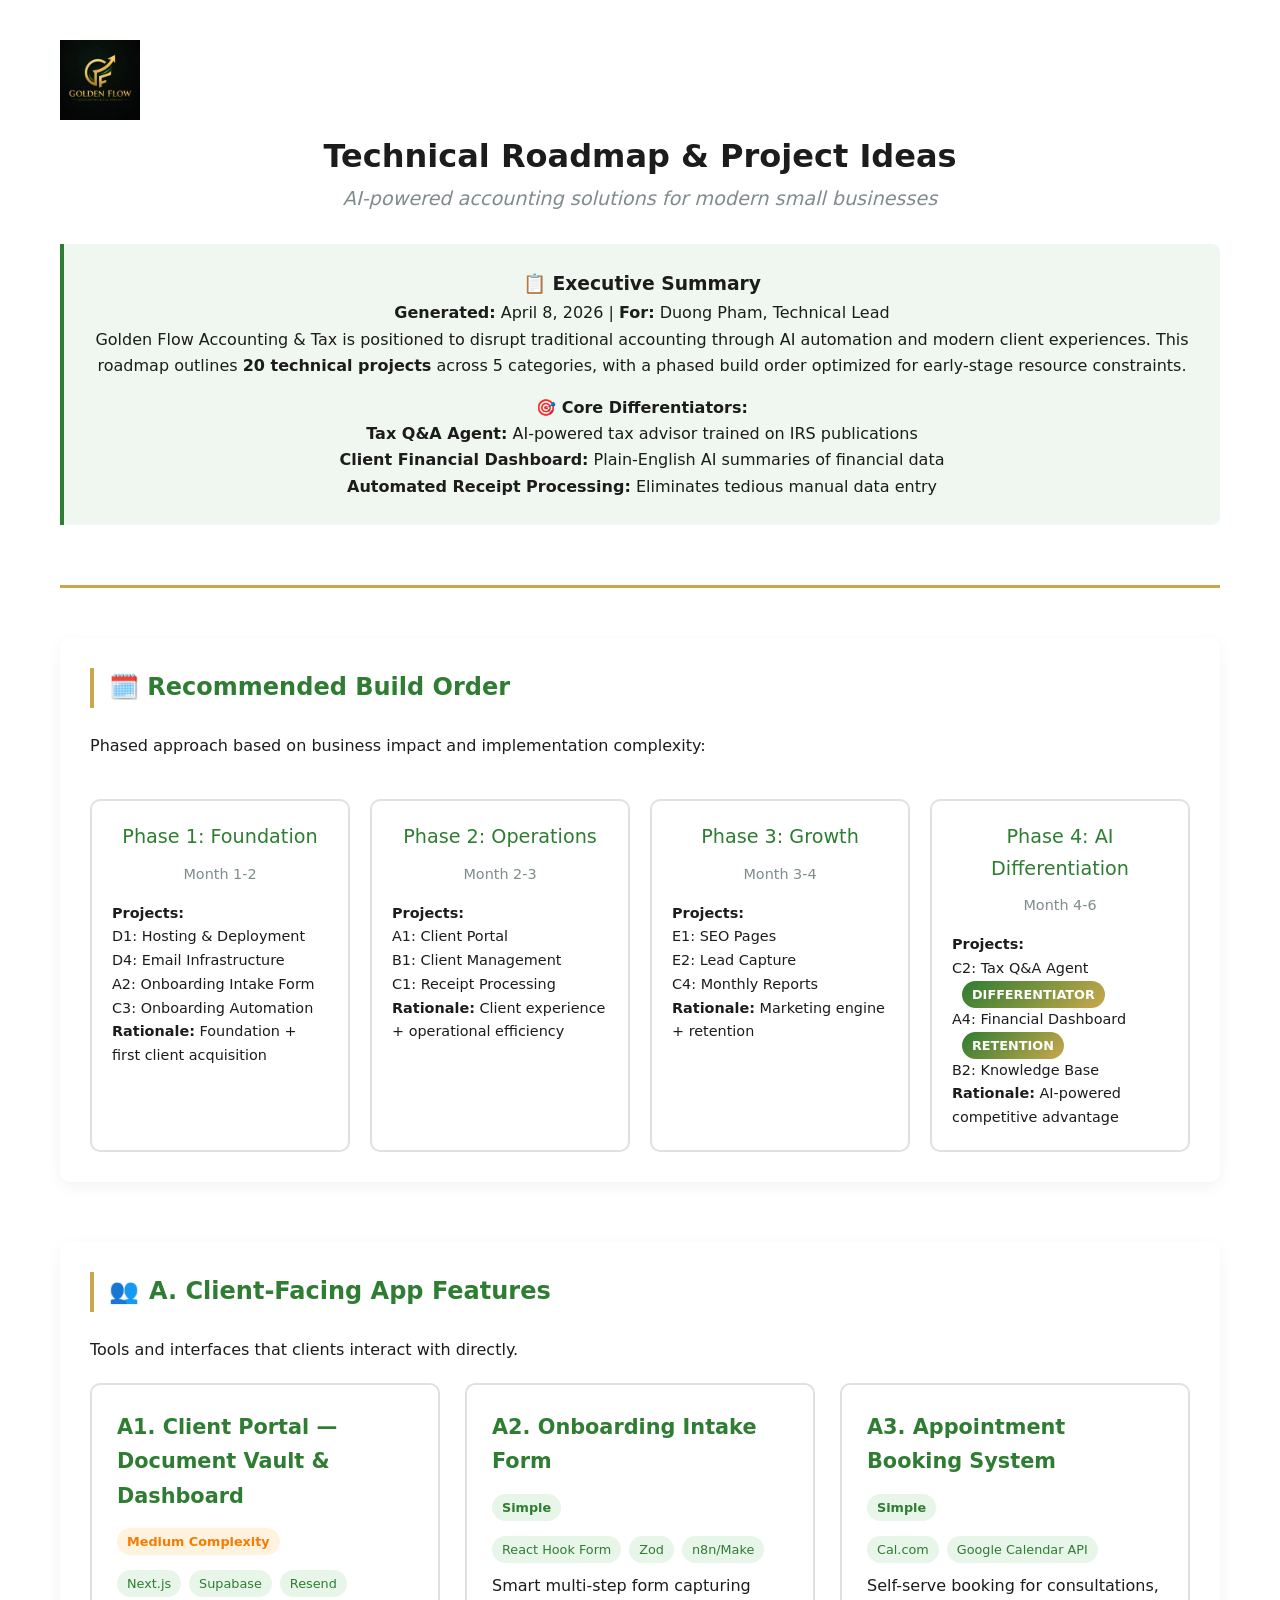
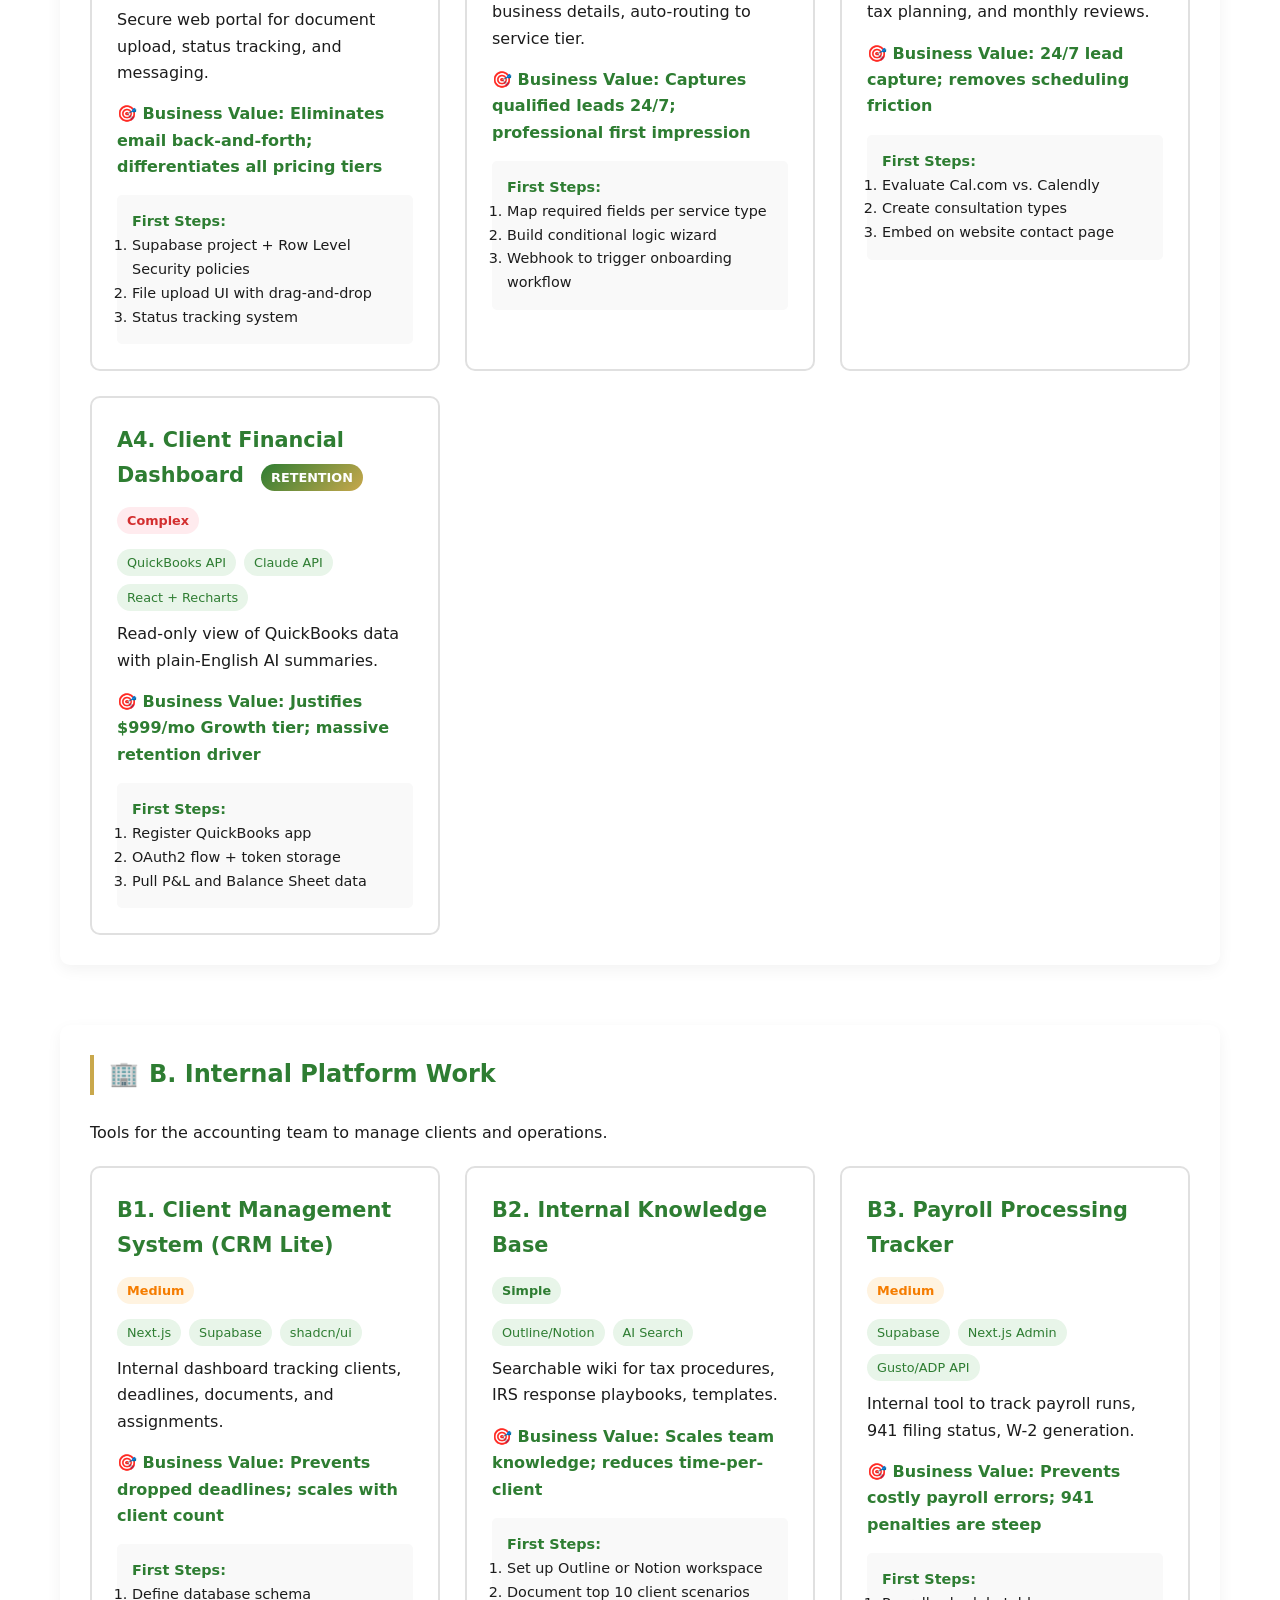
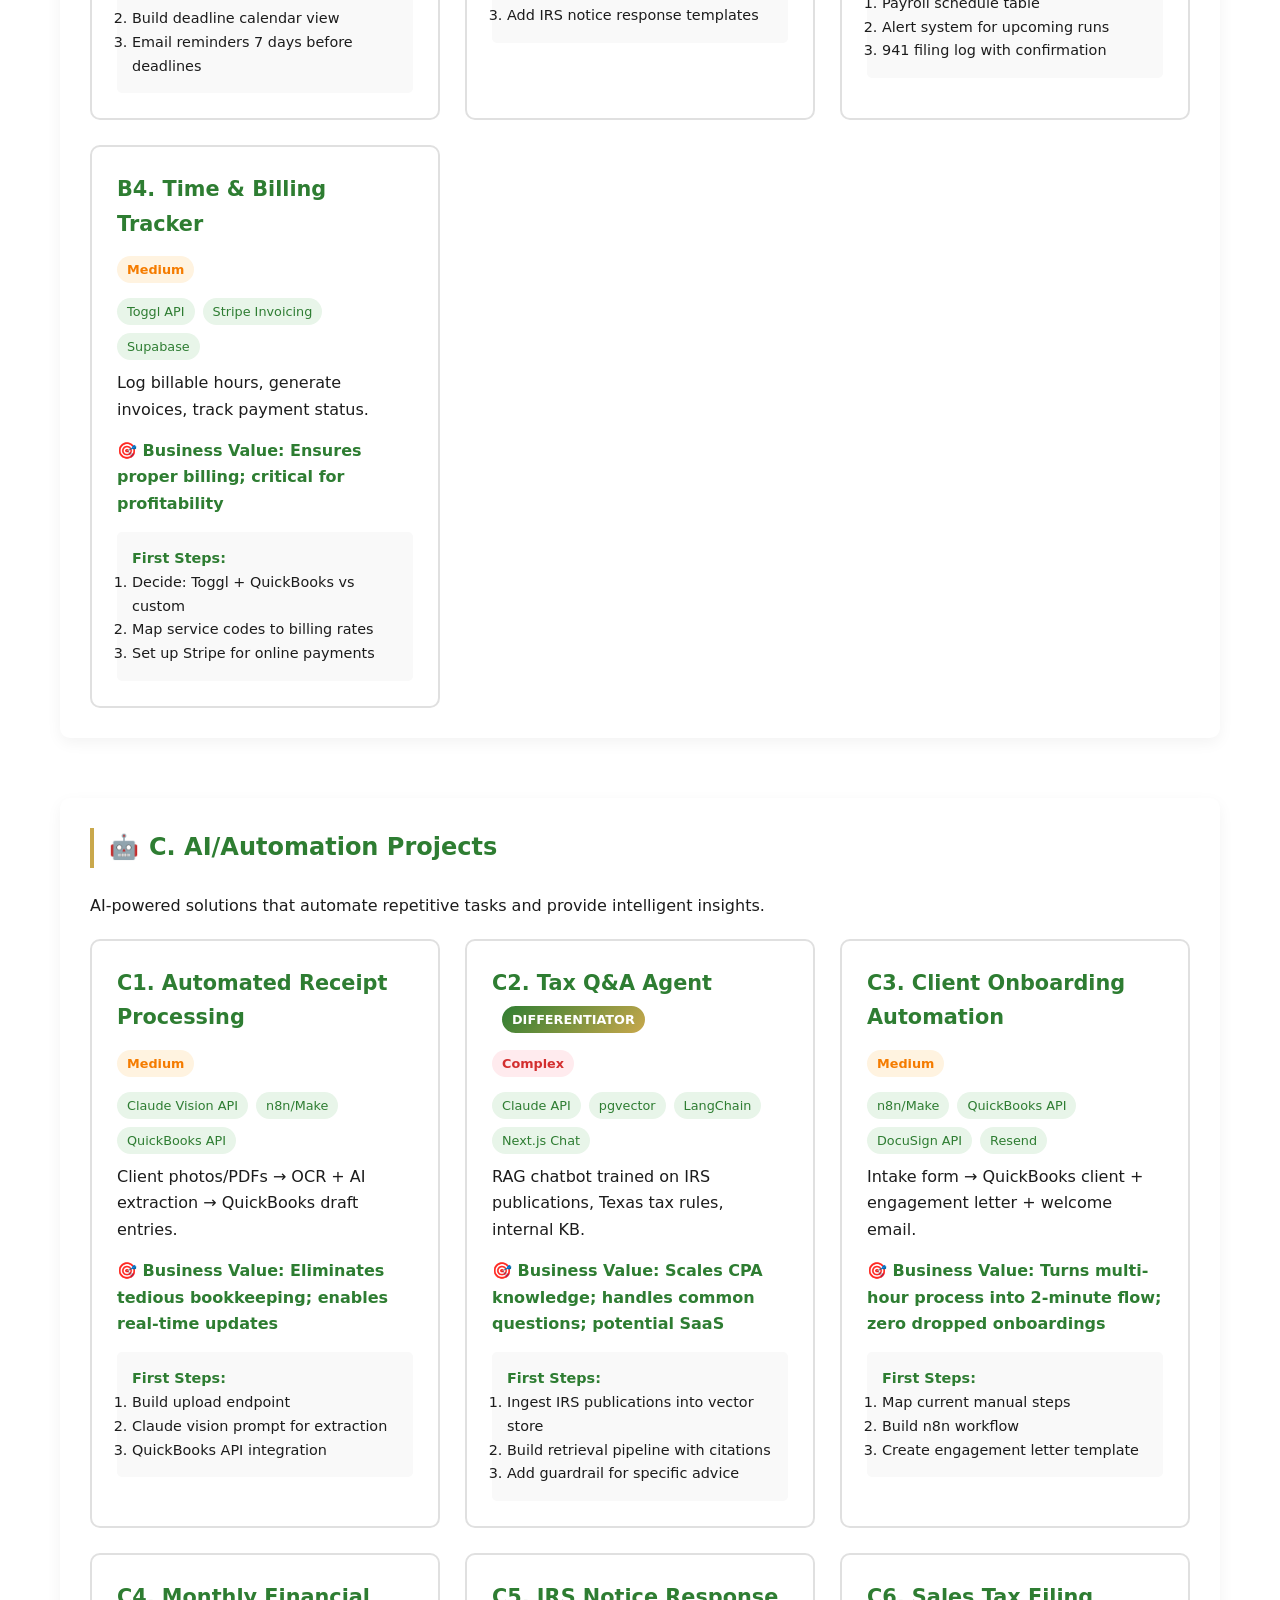
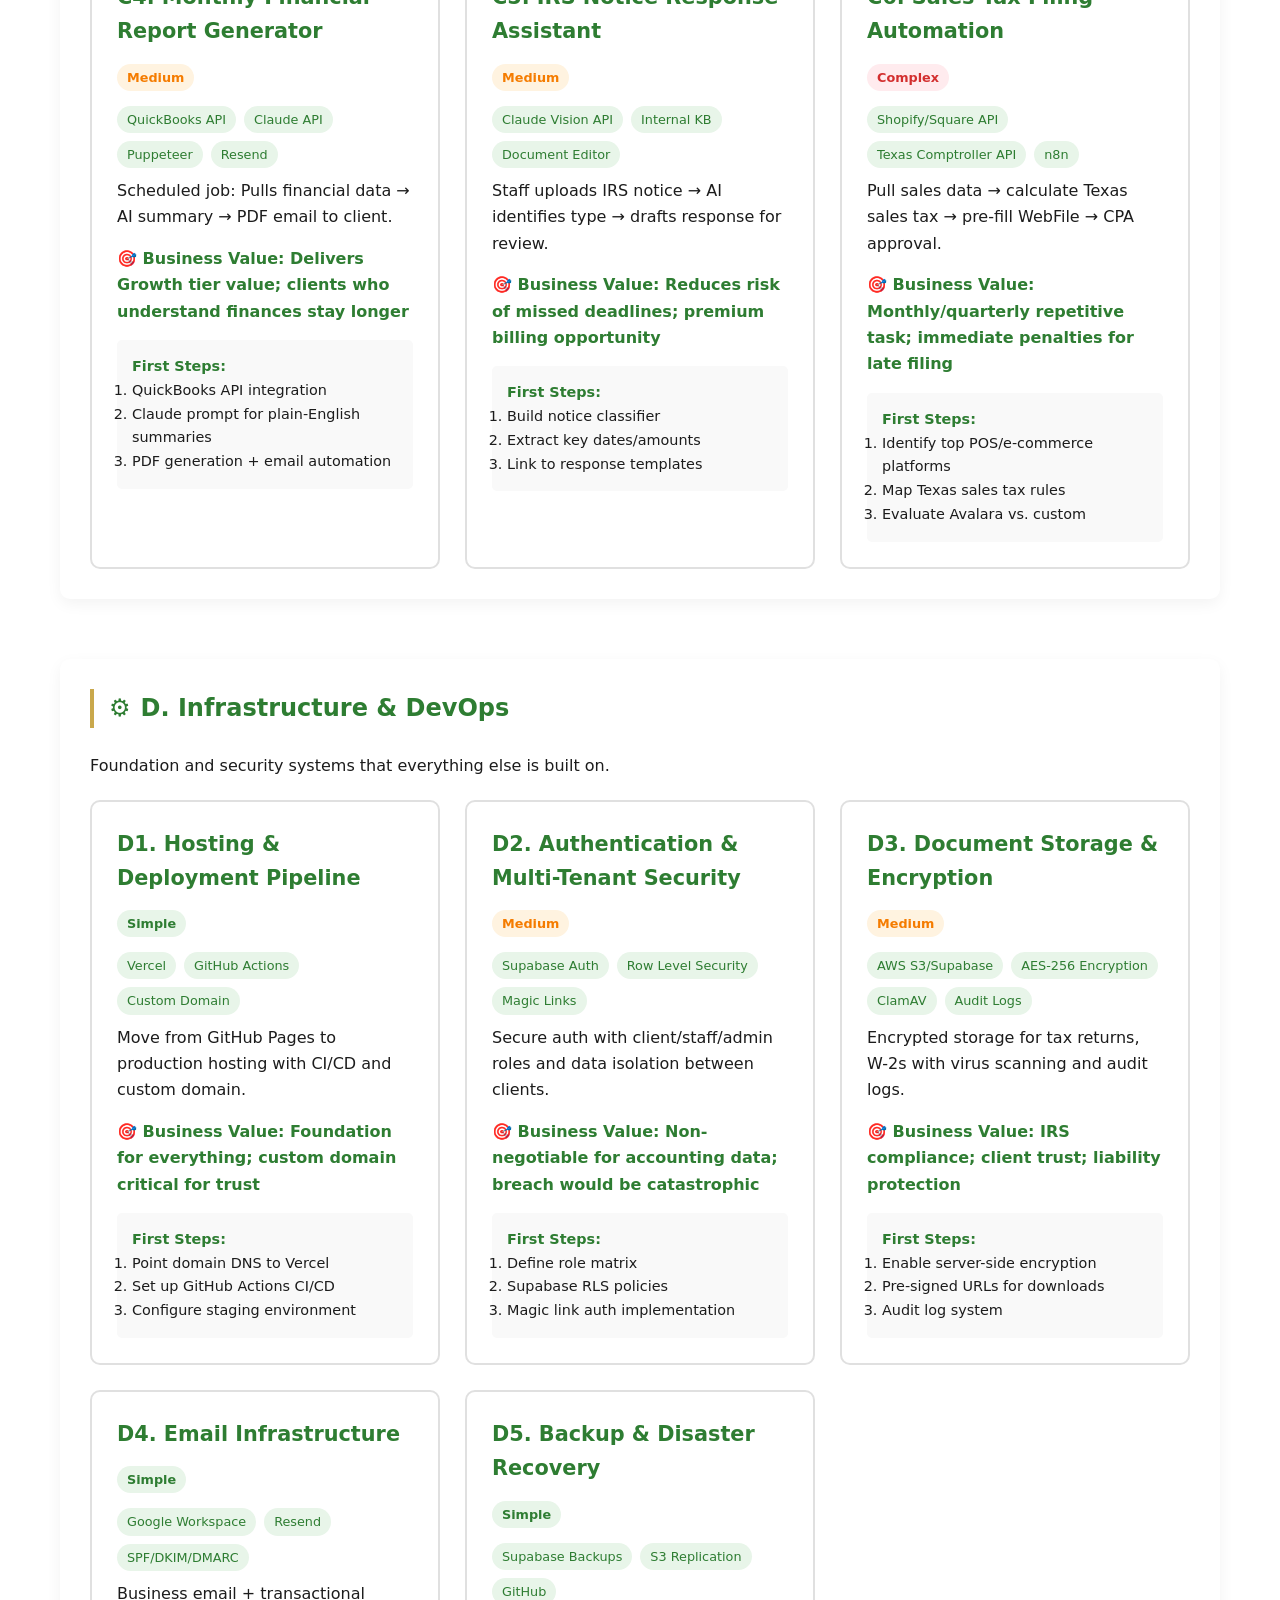
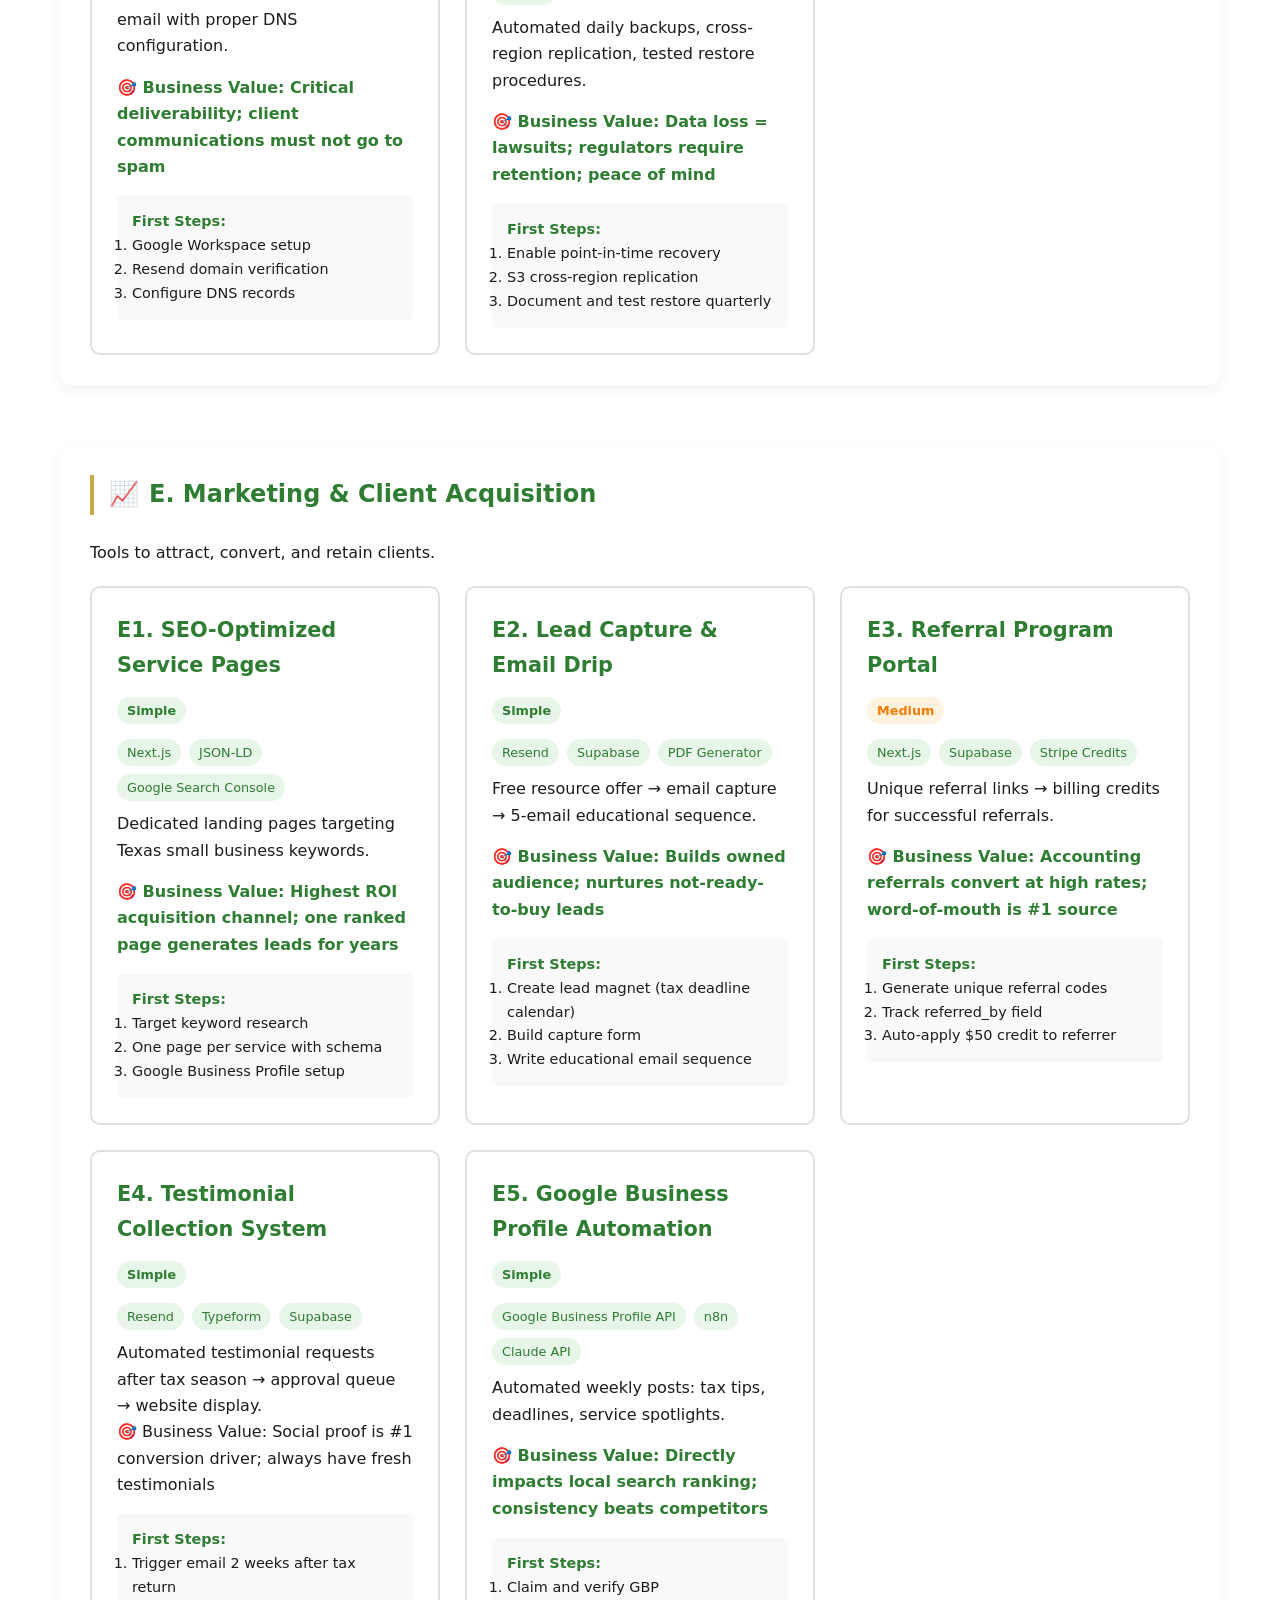
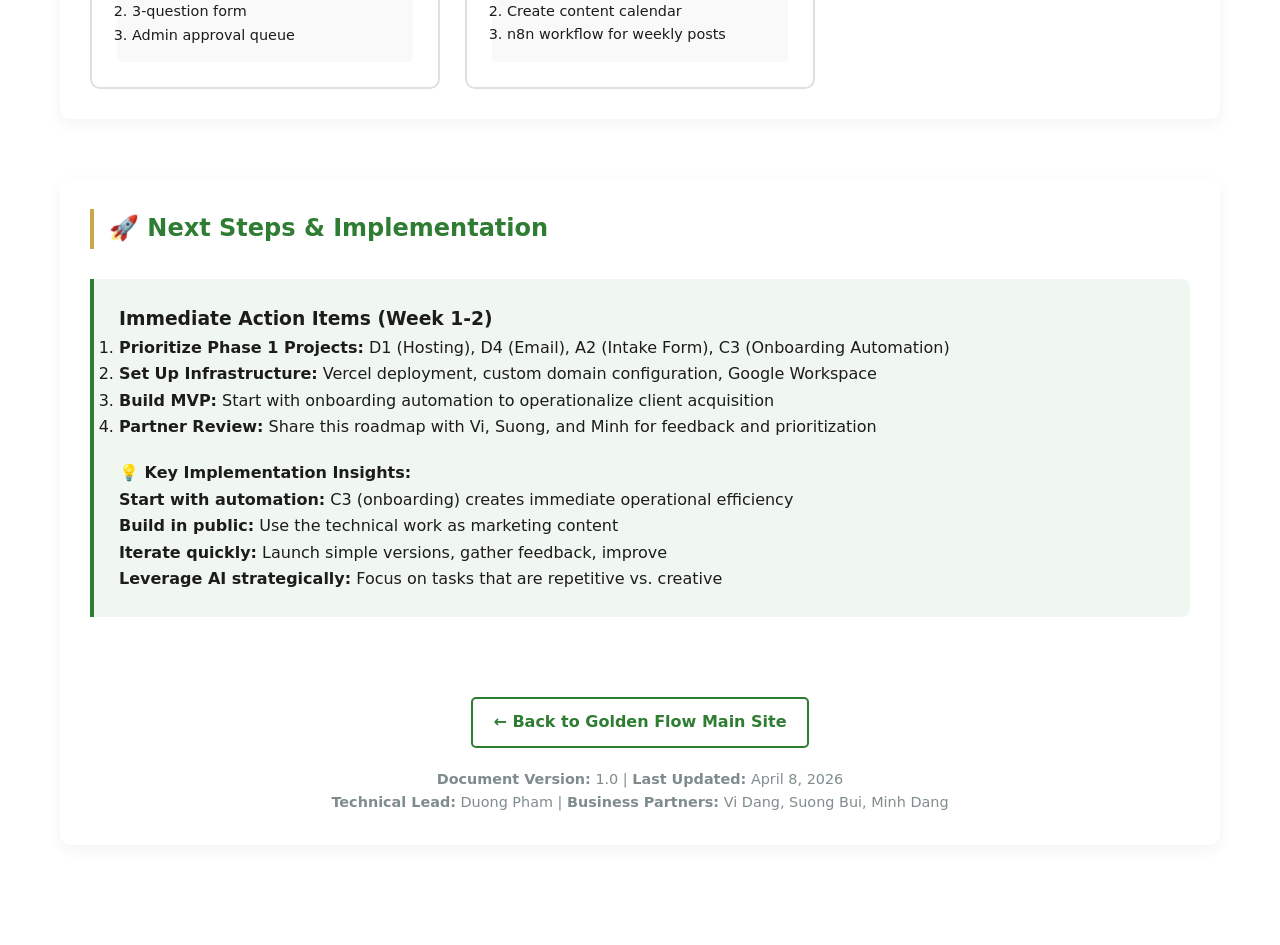
<file: technical-roadmap.html>
<!DOCTYPE html>
<html lang="en">
<head>
    <meta charset="UTF-8">
    <meta name="viewport" content="width=device-width, initial-scale=1.0">
    <title>Golden Flow Accounting & Tax - Technical Roadmap</title>
    <link rel="stylesheet" href="style.css">
    <style>
        .roadmap-container {
            max-width: 1200px;
            margin: 0 auto;
            padding: 40px 20px;
        }
        .header {
            text-align: center;
            margin-bottom: 50px;
            padding-bottom: 30px;
            border-bottom: 3px solid #C9A84C;
        }
        .logo {
            margin-bottom: 10px;
        }
        .logo img {
            height: 80px;
            width: auto;
        }
        .tagline {
            font-size: 1.2rem;
            color: #7f8c8d;
            font-style: italic;
            margin-bottom: 20px;
        }
        .executive-summary {
            background: #f0f7f0;
            border-left: 4px solid #2E7D32;
            padding: 25px;
            margin: 30px 0;
            border-radius: 0 8px 8px 0;
        }
        .category-section {
            margin-bottom: 60px;
            background: white;
            padding: 30px;
            border-radius: 10px;
            box-shadow: 0 5px 15px rgba(0,0,0,0.05);
        }
        .category-title {
            color: #2E7D32;
            border-left: 4px solid #C9A84C;
            padding-left: 15px;
            margin-bottom: 25px;
            display: flex;
            align-items: center;
            gap: 10px;
        }
        .category-icon {
            font-size: 1.5rem;
        }
        .project-grid {
            display: grid;
            grid-template-columns: repeat(auto-fit, minmax(350px, 1fr));
            gap: 25px;
            margin-top: 20px;
        }
        .project-card {
            background: white;
            border: 2px solid #e0e0e0;
            border-radius: 10px;
            padding: 25px;
            transition: transform 0.3s, border-color 0.3s;
        }
        .project-card:hover {
            transform: translateY(-5px);
            border-color: #2E7D32;
            box-shadow: 0 10px 25px rgba(46, 125, 50, 0.1);
        }
        .project-title {
            color: #2E7D32;
            margin-bottom: 15px;
            font-size: 1.3rem;
        }
        .project-meta {
            display: flex;
            gap: 15px;
            margin-bottom: 15px;
            font-size: 0.9rem;
        }
        .complexity {
            padding: 3px 10px;
            border-radius: 20px;
            font-weight: bold;
            font-size: 0.8rem;
        }
        .complexity-s {
            background: #e8f5e9;
            color: #2E7D32;
        }
        .complexity-m {
            background: #fff3e0;
            color: #f57c00;
        }
        .complexity-l {
            background: #ffebee;
            color: #d32f2f;
        }
        .business-value {
            color: #2E7D32;
            font-weight: bold;
            margin: 15px 0 10px 0;
        }
        .first-steps {
            background: #f9f9f9;
            padding: 15px;
            border-radius: 5px;
            margin-top: 15px;
            font-size: 0.9rem;
        }
        .first-steps h4 {
            margin-top: 0;
            color: #2E7D32;
        }
        .timeline {
            display: grid;
            grid-template-columns: repeat(auto-fit, minmax(250px, 1fr));
            gap: 20px;
            margin-top: 40px;
        }
        .phase-card {
            background: white;
            border: 2px solid #e0e0e0;
            border-radius: 10px;
            padding: 20px;
            text-align: center;
        }
        .phase-title {
            color: #2E7D32;
            font-size: 1.2rem;
            margin-bottom: 10px;
        }
        .phase-duration {
            color: #7f8c8d;
            font-size: 0.9rem;
            margin-bottom: 15px;
        }
        .phase-projects {
            text-align: left;
            font-size: 0.9rem;
        }
        .back-link {
            display: inline-block;
            margin-top: 40px;
            color: #2E7D32;
            text-decoration: none;
            font-weight: bold;
            padding: 10px 20px;
            border: 2px solid #2E7D32;
            border-radius: 5px;
            transition: all 0.3s;
        }
        .back-link:hover {
            background: #2E7D32;
            color: white;
        }
        .tech-stack {
            display: flex;
            flex-wrap: wrap;
            gap: 8px;
            margin: 10px 0;
        }
        .tech-tag {
            background: #e8f5e9;
            color: #2E7D32;
            padding: 3px 10px;
            border-radius: 15px;
            font-size: 0.8rem;
            font-weight: 500;
        }
        .key-differentiator {
            background: linear-gradient(135deg, #2E7D32, #C9A84C);
            color: white;
            padding: 3px 10px;
            border-radius: 15px;
            font-size: 0.8rem;
            font-weight: bold;
            display: inline-block;
            margin-left: 10px;
        }
    </style>
</head>
<body>
    <div class="roadmap-container">
        <div class="header">
            <div class="logo">
                <a href="index.html">
                    <img src="logo.png" alt="Golden Flow Accounting & Tax Logo">
                </a>
            </div>
            <h1>Technical Roadmap & Project Ideas</h1>
            <div class="tagline">AI-powered accounting solutions for modern small businesses</div>
            
            <div class="executive-summary">
                <h3>📋 Executive Summary</h3>
                <p><strong>Generated:</strong> April 8, 2026 | <strong>For:</strong> Duong Pham, Technical Lead</p>
                <p>Golden Flow Accounting & Tax is positioned to disrupt traditional accounting through AI automation and modern client experiences. This roadmap outlines <strong>20 technical projects</strong> across 5 categories, with a phased build order optimized for early-stage resource constraints.</p>
                
                <div style="margin-top: 15px;">
                    <h4>🎯 Core Differentiators:</h4>
                    <ul>
                        <li><strong>Tax Q&A Agent:</strong> AI-powered tax advisor trained on IRS publications</li>
                        <li><strong>Client Financial Dashboard:</strong> Plain-English AI summaries of financial data</li>
                        <li><strong>Automated Receipt Processing:</strong> Eliminates tedious manual data entry</li>
                    </ul>
                </div>
            </div>
        </div>

        <!-- Build Timeline -->
        <div class="category-section">
            <h2 class="category-title">🗓️ Recommended Build Order</h2>
            <p>Phased approach based on business impact and implementation complexity:</p>
            
            <div class="timeline">
                <div class="phase-card">
                    <div class="phase-title">Phase 1: Foundation</div>
                    <div class="phase-duration">Month 1-2</div>
                    <div class="phase-projects">
                        <strong>Projects:</strong>
                        <ul>
                            <li>D1: Hosting & Deployment</li>
                            <li>D4: Email Infrastructure</li>
                            <li>A2: Onboarding Intake Form</li>
                            <li>C3: Onboarding Automation</li>
                        </ul>
                        <strong>Rationale:</strong> Foundation + first client acquisition
                    </div>
                </div>
                
                <div class="phase-card">
                    <div class="phase-title">Phase 2: Operations</div>
                    <div class="phase-duration">Month 2-3</div>
                    <div class="phase-projects">
                        <strong>Projects:</strong>
                        <ul>
                            <li>A1: Client Portal</li>
                            <li>B1: Client Management</li>
                            <li>C1: Receipt Processing</li>
                        </ul>
                        <strong>Rationale:</strong> Client experience + operational efficiency
                    </div>
                </div>
                
                <div class="phase-card">
                    <div class="phase-title">Phase 3: Growth</div>
                    <div class="phase-duration">Month 3-4</div>
                    <div class="phase-projects">
                        <strong>Projects:</strong>
                        <ul>
                            <li>E1: SEO Pages</li>
                            <li>E2: Lead Capture</li>
                            <li>C4: Monthly Reports</li>
                        </ul>
                        <strong>Rationale:</strong> Marketing engine + retention
                    </div>
                </div>
                
                <div class="phase-card">
                    <div class="phase-title">Phase 4: AI Differentiation</div>
                    <div class="phase-duration">Month 4-6</div>
                    <div class="phase-projects">
                        <strong>Projects:</strong>
                        <ul>
                            <li>C2: Tax Q&A Agent <span class="key-differentiator">DIFFERENTIATOR</span></li>
                            <li>A4: Financial Dashboard <span class="key-differentiator">RETENTION</span></li>
                            <li>B2: Knowledge Base</li>
                        </ul>
                        <strong>Rationale:</strong> AI-powered competitive advantage
                    </div>
                </div>
            </div>
        </div>

        <!-- Category A: Client-Facing Features -->
        <div class="category-section">
            <h2 class="category-title">
                <span class="category-icon">👥</span>
                A. Client-Facing App Features
            </h2>
            <p>Tools and interfaces that clients interact with directly.</p>
            
            <div class="project-grid">
                <!-- A1 -->
                <div class="project-card">
                    <h3 class="project-title">A1. Client Portal — Document Vault & Dashboard</h3>
                    <div class="project-meta">
                        <span class="complexity complexity-m">Medium Complexity</span>
                    </div>
                    <div class="tech-stack">
                        <span class="tech-tag">Next.js</span>
                        <span class="tech-tag">Supabase</span>
                        <span class="tech-tag">Resend</span>
                    </div>
                    <p>Secure web portal for document upload, status tracking, and messaging.</p>
                    <div class="business-value">🎯 Business Value: Eliminates email back-and-forth; differentiates all pricing tiers</div>
                    <div class="first-steps">
                        <h4>First Steps:</h4>
                        <ol>
                            <li>Supabase project + Row Level Security policies</li>
                            <li>File upload UI with drag-and-drop</li>
                            <li>Status tracking system</li>
                        </ol>
                    </div>
                </div>
                
                <!-- A2 -->
                <div class="project-card">
                    <h3 class="project-title">A2. Onboarding Intake Form</h3>
                    <div class="project-meta">
                        <span class="complexity complexity-s">Simple</span>
                    </div>
                    <div class="tech-stack">
                        <span class="tech-tag">React Hook Form</span>
                        <span class="tech-tag">Zod</span>
                        <span class="tech-tag">n8n/Make</span>
                    </div>
                    <p>Smart multi-step form capturing business details, auto-routing to service tier.</p>
                    <div class="business-value">🎯 Business Value: Captures qualified leads 24/7; professional first impression</div>
                    <div class="first-steps">
                        <h4>First Steps:</h4>
                        <ol>
                            <li>Map required fields per service type</li>
                            <li>Build conditional logic wizard</li>
                            <li>Webhook to trigger onboarding workflow</li>
                        </ol>
                    </div>
                </div>
                
                <!-- A3 -->
                <div class="project-card">
                    <h3 class="project-title">A3. Appointment Booking System</h3>
                    <div class="project-meta">
                        <span class="complexity complexity-s">Simple</span>
                    </div>
                    <div class="tech-stack">
                        <span class="tech-tag">Cal.com</span>
                        <span class="tech-tag">Google Calendar API</span>
                    </div>
                    <p>Self-serve booking for consultations, tax planning, and monthly reviews.</p>
                    <div class="business-value">🎯 Business Value: 24/7 lead capture; removes scheduling friction</div>
                    <div class="first-steps">
                        <h4>First Steps:</h4>
                        <ol>
                            <li>Evaluate Cal.com vs. Calendly</li>
                            <li>Create consultation types</li>
                            <li>Embed on website contact page</li>
                        </ol>
                    </div>
                </div>
                
                <!-- A4 -->
                <div class="project-card">
                    <h3 class="project-title">A4. Client Financial Dashboard <span class="key-differentiator">RETENTION</span></h3>
                    <div class="project-meta">
                        <span class="complexity complexity-l">Complex</span>
                    </div>
                    <div class="tech-stack">
                        <span class="tech-tag">QuickBooks API</span>
                        <span class="tech-tag">Claude API</span>
                        <span class="tech-tag">React + Recharts</span>
                    </div>
                    <p>Read-only view of QuickBooks data with plain-English AI summaries.</p>
                    <div class="business-value">🎯 Business Value: Justifies $999/mo Growth tier; massive retention driver</div>
                    <div class="first-steps">
                        <h4>First Steps:</h4>
                        <ol>
                            <li>Register QuickBooks app</li>
                            <li>OAuth2 flow + token storage</li>
                            <li>Pull P&L and Balance Sheet data</li>
                        </ol>
                    </div>
                </div>
            </div>
        </div>

        <!-- Category B: Internal Platform -->
        <div class="category-section">
            <h2 class="category-title">
                <span class="category-icon">🏢</span>
                B. Internal Platform Work
            </h2>
            <p>Tools for the accounting team to manage clients and operations.</p>
            
            <div class="project-grid">
                <!-- B1 -->
                <div class="project-card">
                    <h3 class="project-title">B1. Client Management System (CRM Lite)</h3>
                    <div class="project-meta">
                        <span class="complexity complexity-m">Medium</span>
                    </div>
                    <div class="tech-stack">
                        <span class="tech-tag">Next.js</span>
                        <span class="tech-tag">Supabase</span>
                        <span class="tech-tag">shadcn/ui</span>
                    </div>
                    <p>Internal dashboard tracking clients, deadlines, documents, and assignments.</p>
                    <div class="business-value">🎯 Business Value: Prevents dropped deadlines; scales with client count</div>
                    <div class="first-steps">
                        <h4>First Steps:</h4>
                        <ol>
                            <li>Define database schema</li>
                            <li>Build deadline calendar view</li>
                            <li>Email reminders 7 days before deadlines</li>
                        </ol>
                    </div>
                </div>
                
                <!-- B2 -->
                <div class="project-card">
                    <h3 class="project-title">B2. Internal Knowledge Base</h3>
                    <div class="project-meta">
                        <span class="complexity complexity-s">Simple</span>
                    </div>
                    <div class="tech-stack">
                        <span class="tech-tag">Outline/Notion</span>
                        <span class="tech-tag">AI Search</span>
                    </div>
                    <p>Searchable wiki for tax procedures, IRS response playbooks, templates.</p>
                    <div class="business-value">🎯 Business Value: Scales team knowledge; reduces time-per-client</div>
                    <div class="first-steps">
                        <h4>First Steps:</h4>
                        <ol>
                            <li>Set up Outline or Notion workspace</li>
                            <li>Document top 10 client scenarios</li>
                            <li>Add IRS notice response templates</li>
                        </ol>
                    </div>
                </div>
                
                <!-- B3 -->
                <div class="project-card">
                    <h3 class="project-title">B3. Payroll Processing Tracker</h3>
                    <div class="project-meta">
                        <span class="complexity complexity-m">Medium</span>
                    </div>
                    <div class="tech-stack">
                        <span class="tech-tag">Supabase</span>
                        <span class="tech-tag">Next.js Admin</span>
                        <span class="tech-tag">Gusto/ADP API</span>
                    </div>
                    <p>Internal tool to track payroll runs, 941 filing status, W-2 generation.</p>
                    <div class="business-value">🎯 Business Value: Prevents costly payroll errors; 941 penalties are steep</div>
                    <div class="first-steps">
                        <h4>First Steps:</h4>
                        <ol>
                            <li>Payroll schedule table</li>
                            <li>Alert system for upcoming runs</li>
                            <li>941 filing log with confirmation</li>
                        </ol>
                    </div>
                </div>
                
                <!-- B4 -->
                <div class="project-card">
                    <h3 class="project-title">B4. Time & Billing Tracker</h3>
                    <div class="project-meta">
                        <span class="complexity complexity-m">Medium</span>
                    </div>
                    <div class="tech-stack">
                        <span class="tech-tag">Toggl API</span>
                        <span class="tech-tag">Stripe Invoicing</span>
                        <span class="tech-tag">Supabase</span>
                    </div>
                    <p>Log billable hours, generate invoices, track payment status.</p>
                    <div class="business-value">🎯 Business Value: Ensures proper billing; critical for profitability</div>
                    <div class="first-steps">
                        <h4>First Steps:</h4>
                        <ol>
                            <li>Decide: Toggl + QuickBooks vs custom</li>
                            <li>Map service codes to billing rates</li>
                            <li>Set up Stripe for online payments</li>
                        </ol>
                    </div>
                </div>
            </div>
        </div>

        <!-- Category C: AI/Automation -->
        <div class="category-section">
            <h2 class="category-title">
                <span class="category-icon">🤖</span>
                C. AI/Automation Projects
            </h2>
            <p>AI-powered solutions that automate repetitive tasks and provide intelligent insights.</p>
            
            <div class="project-grid">
                <!-- C1 -->
                <div class="project-card">
                    <h3 class="project-title">C1. Automated Receipt Processing</h3>
                    <div class="project-meta">
                        <span class="complexity complexity-m">Medium</span>
                    </div>
                    <div class="tech-stack">
                        <span class="tech-tag">Claude Vision API</span>
                        <span class="tech-tag">n8n/Make</span>
                        <span class="tech-tag">QuickBooks API</span>
                    </div>
                    <p>Client photos/PDFs → OCR + AI extraction → QuickBooks draft entries.</p>
                    <div class="business-value">🎯 Business Value: Eliminates tedious bookkeeping; enables real-time updates</div>
                    <div class="first-steps">
                        <h4>First Steps:</h4>
                        <ol>
                            <li>Build upload endpoint</li>
                            <li>Claude vision prompt for extraction</li>
                            <li>QuickBooks API integration</li>
                        </ol>
                    </div>
                </div>
                
                <!-- C2 -->
                <div class="project-card">
                    <h3 class="project-title">C2. Tax Q&A Agent <span class="key-differentiator">DIFFERENTIATOR</span></h3>
                    <div class="project-meta">
                        <span class="complexity complexity-l">Complex</span>
                    </div>
                    <div class="tech-stack">
                        <span class="tech-tag">Claude API</span>
                        <span class="tech-tag">pgvector</span>
                        <span class="tech-tag">LangChain</span>
                        <span class="tech-tag">Next.js Chat</span>
                    </div>
                    <p>RAG chatbot trained on IRS publications, Texas tax rules, internal KB.</p>
                    <div class="business-value">🎯 Business Value: Scales CPA knowledge; handles common questions; potential SaaS</div>
                    <div class="first-steps">
                        <h4>First Steps:</h4>
                        <ol>
                            <li>Ingest IRS publications into vector store</li>
                            <li>Build retrieval pipeline with citations</li>
                            <li>Add guardrail for specific advice</li>
                        </ol>
                    </div>
                </div>
                
                <!-- C3 -->
                <div class="project-card">
                    <h3 class="project-title">C3. Client Onboarding Automation</h3>
                    <div class="project-meta">
                        <span class="complexity complexity-m">Medium</span>
                    </div>
                    <div class="tech-stack">
                        <span class="tech-tag">n8n/Make</span>
                        <span class="tech-tag">QuickBooks API</span>
                        <span class="tech-tag">DocuSign API</span>
                        <span class="tech-tag">Resend</span>
                    </div>
                    <p>Intake form → QuickBooks client + engagement letter + welcome email.</p>
                    <div class="business-value">🎯 Business Value: Turns multi-hour process into 2-minute flow; zero dropped onboardings</div>
                    <div class="first-steps">
                        <h4>First Steps:</h4>
                        <ol>
                            <li>Map current manual steps</li>
                            <li>Build n8n workflow</li>
                            <li>Create engagement letter template</li>
                        </ol>
                    </div>
                </div>
                
                <!-- C4 -->
                <div class="project-card">
                    <h3 class="project-title">C4. Monthly Financial Report Generator</h3>
                    <div class="project-meta">
                        <span class="complexity complexity-m">Medium</span>
                    </div>
                    <div class="tech-stack">
                        <span class="tech-tag">QuickBooks API</span>
                        <span class="tech-tag">Claude API</span>
                        <span class="tech-tag">Puppeteer</span>
                        <span class="tech-tag">Resend</span>
                    </div>
                    <p>Scheduled job: Pulls financial data → AI summary → PDF email to client.</p>
                    <div class="business-value">🎯 Business Value: Delivers Growth tier value; clients who understand finances stay longer</div>
                    <div class="first-steps">
                        <h4>First Steps:</h4>
                        <ol>
                            <li>QuickBooks API integration</li>
                            <li>Claude prompt for plain-English summaries</li>
                            <li>PDF generation + email automation</li>
                        </ol>
                    </div>
                </div>
                
                <!-- C5 -->
                <div class="project-card">
                    <h3 class="project-title">C5. IRS Notice Response Assistant</h3>
                    <div class="project-meta">
                        <span class="complexity complexity-m">Medium</span>
                    </div>
                    <div class="tech-stack">
                        <span class="tech-tag">Claude Vision API</span>
                        <span class="tech-tag">Internal KB</span>
                        <span class="tech-tag">Document Editor</span>
                    </div>
                    <p>Staff uploads IRS notice → AI identifies type → drafts response for review.</p>
                    <div class="business-value">🎯 Business Value: Reduces risk of missed deadlines; premium billing opportunity</div>
                    <div class="first-steps">
                        <h4>First Steps:</h4>
                        <ol>
                            <li>Build notice classifier</li>
                            <li>Extract key dates/amounts</li>
                            <li>Link to response templates</li>
                        </ol>
                    </div>
                </div>
                
                <!-- C6 -->
                <div class="project-card">
                    <h3 class="project-title">C6. Sales Tax Filing Automation</h3>
                    <div class="project-meta">
                        <span class="complexity complexity-l">Complex</span>
                    </div>
                    <div class="tech-stack">
                        <span class="tech-tag">Shopify/Square API</span>
                        <span class="tech-tag">Texas Comptroller API</span>
                        <span class="tech-tag">n8n</span>
                    </div>
                    <p>Pull sales data → calculate Texas sales tax → pre-fill WebFile → CPA approval.</p>
                    <div class="business-value">🎯 Business Value: Monthly/quarterly repetitive task; immediate penalties for late filing</div>
                    <div class="first-steps">
                        <h4>First Steps:</h4>
                        <ol>
                            <li>Identify top POS/e-commerce platforms</li>
                            <li>Map Texas sales tax rules</li>
                            <li>Evaluate Avalara vs. custom</li>
                        </ol>
                    </div>
                </div>
            </div>
        </div>

        <!-- Category D: Infrastructure -->
        <div class="category-section">
            <h2 class="category-title">
                <span class="category-icon">⚙️</span>
                D. Infrastructure & DevOps
            </h2>
            <p>Foundation and security systems that everything else is built on.</p>
            
            <div class="project-grid">
                <!-- D1 -->
                <div class="project-card">
                    <h3 class="project-title">D1. Hosting & Deployment Pipeline</h3>
                    <div class="project-meta">
                        <span class="complexity complexity-s">Simple</span>
                    </div>
                    <div class="tech-stack">
                        <span class="tech-tag">Vercel</span>
                        <span class="tech-tag">GitHub Actions</span>
                        <span class="tech-tag">Custom Domain</span>
                    </div>
                    <p>Move from GitHub Pages to production hosting with CI/CD and custom domain.</p>
                    <div class="business-value">🎯 Business Value: Foundation for everything; custom domain critical for trust</div>
                    <div class="first-steps">
                        <h4>First Steps:</h4>
                        <ol>
                            <li>Point domain DNS to Vercel</li>
                            <li>Set up GitHub Actions CI/CD</li>
                            <li>Configure staging environment</li>
                        </ol>
                    </div>
                </div>
                
                <!-- D2 -->
                <div class="project-card">
                    <h3 class="project-title">D2. Authentication & Multi-Tenant Security</h3>
                    <div class="project-meta">
                        <span class="complexity complexity-m">Medium</span>
                    </div>
                    <div class="tech-stack">
                        <span class="tech-tag">Supabase Auth</span>
                        <span class="tech-tag">Row Level Security</span>
                        <span class="tech-tag">Magic Links</span>
                    </div>
                    <p>Secure auth with client/staff/admin roles and data isolation between clients.</p>
                    <div class="business-value">🎯 Business Value: Non-negotiable for accounting data; breach would be catastrophic</div>
                    <div class="first-steps">
                        <h4>First Steps:</h4>
                        <ol>
                            <li>Define role matrix</li>
                            <li>Supabase RLS policies</li>
                            <li>Magic link auth implementation</li>
                        </ol>
                    </div>
                </div>
                
                <!-- D3 -->
                <div class="project-card">
                    <h3 class="project-title">D3. Document Storage & Encryption</h3>
                    <div class="project-meta">
                        <span class="complexity complexity-m">Medium</span>
                    </div>
                    <div class="tech-stack">
                        <span class="tech-tag">AWS S3/Supabase</span>
                        <span class="tech-tag">AES-256 Encryption</span>
                        <span class="tech-tag">ClamAV</span>
                        <span class="tech-tag">Audit Logs</span>
                    </div>
                    <p>Encrypted storage for tax returns, W-2s with virus scanning and audit logs.</p>
                    <div class="business-value">🎯 Business Value: IRS compliance; client trust; liability protection</div>
                    <div class="first-steps">
                        <h4>First Steps:</h4>
                        <ol>
                            <li>Enable server-side encryption</li>
                            <li>Pre-signed URLs for downloads</li>
                            <li>Audit log system</li>
                        </ol>
                    </div>
                </div>
                
                <!-- D4 -->
                <div class="project-card">
                    <h3 class="project-title">D4. Email Infrastructure</h3>
                    <div class="project-meta">
                        <span class="complexity complexity-s">Simple</span>
                    </div>
                    <div class="tech-stack">
                        <span class="tech-tag">Google Workspace</span>
                        <span class="tech-tag">Resend</span>
                        <span class="tech-tag">SPF/DKIM/DMARC</span>
                    </div>
                    <p>Business email + transactional email with proper DNS configuration.</p>
                    <div class="business-value">🎯 Business Value: Critical deliverability; client communications must not go to spam</div>
                    <div class="first-steps">
                        <h4>First Steps:</h4>
                        <ol>
                            <li>Google Workspace setup</li>
                            <li>Resend domain verification</li>
                            <li>Configure DNS records</li>
                        </ol>
                    </div>
                </div>
                
                <!-- D5 -->
                <div class="project-card">
                    <h3 class="project-title">D5. Backup & Disaster Recovery</h3>
                    <div class="project-meta">
                        <span class="complexity complexity-s">Simple</span>
                    </div>
                    <div class="tech-stack">
                        <span class="tech-tag">Supabase Backups</span>
                        <span class="tech-tag">S3 Replication</span>
                        <span class="tech-tag">GitHub</span>
                    </div>
                    <p>Automated daily backups, cross-region replication, tested restore procedures.</p>
                    <div class="business-value">🎯 Business Value: Data loss = lawsuits; regulators require retention; peace of mind</div>
                    <div class="first-steps">
                        <h4>First Steps:</h4>
                        <ol>
                            <li>Enable point-in-time recovery</li>
                            <li>S3 cross-region replication</li>
                            <li>Document and test restore quarterly</li>
                        </ol>
                    </div>
                </div>
            </div>
        </div>

        <!-- Category E: Marketing -->
        <div class="category-section">
            <h2 class="category-title">
                <span class="category-icon">📈</span>
                E. Marketing & Client Acquisition
            </h2>
            <p>Tools to attract, convert, and retain clients.</p>
            
            <div class="project-grid">
                <!-- E1 -->
                <div class="project-card">
                    <h3 class="project-title">E1. SEO-Optimized Service Pages</h3>
                    <div class="project-meta">
                        <span class="complexity complexity-s">Simple</span>
                    </div>
                    <div class="tech-stack">
                        <span class="tech-tag">Next.js</span>
                        <span class="tech-tag">JSON-LD</span>
                        <span class="tech-tag">Google Search Console</span>
                    </div>
                    <p>Dedicated landing pages targeting Texas small business keywords.</p>
                    <div class="business-value">🎯 Business Value: Highest ROI acquisition channel; one ranked page generates leads for years</div>
                    <div class="first-steps">
                        <h4>First Steps:</h4>
                        <ol>
                            <li>Target keyword research</li>
                            <li>One page per service with schema</li>
                            <li>Google Business Profile setup</li>
                        </ol>
                    </div>
                </div>
                
                <!-- E2 -->
                <div class="project-card">
                    <h3 class="project-title">E2. Lead Capture & Email Drip</h3>
                    <div class="project-meta">
                        <span class="complexity complexity-s">Simple</span>
                    </div>
                    <div class="tech-stack">
                        <span class="tech-tag">Resend</span>
                        <span class="tech-tag">Supabase</span>
                        <span class="tech-tag">PDF Generator</span>
                    </div>
                    <p>Free resource offer → email capture → 5-email educational sequence.</p>
                    <div class="business-value">🎯 Business Value: Builds owned audience; nurtures not-ready-to-buy leads</div>
                    <div class="first-steps">
                        <h4>First Steps:</h4>
                        <ol>
                            <li>Create lead magnet (tax deadline calendar)</li>
                            <li>Build capture form</li>
                            <li>Write educational email sequence</li>
                        </ol>
                    </div>
                </div>
                
                <!-- E3 -->
                <div class="project-card">
                    <h3 class="project-title">E3. Referral Program Portal</h3>
                    <div class="project-meta">
                        <span class="complexity complexity-m">Medium</span>
                    </div>
                    <div class="tech-stack">
                        <span class="tech-tag">Next.js</span>
                        <span class="tech-tag">Supabase</span>
                        <span class="tech-tag">Stripe Credits</span>
                    </div>
                    <p>Unique referral links → billing credits for successful referrals.</p>
                    <div class="business-value">🎯 Business Value: Accounting referrals convert at high rates; word-of-mouth is #1 source</div>
                    <div class="first-steps">
                        <h4>First Steps:</h4>
                        <ol>
                            <li>Generate unique referral codes</li>
                            <li>Track referred_by field</li>
                            <li>Auto-apply $50 credit to referrer</li>
                        </ol>
                    </div>
                </div>
                
                <!-- E4 -->
                <div class="project-card">
                    <h3 class="project-title">E4. Testimonial Collection System</h3>
                    <div class="project-meta">
                        <span class="complexity complexity-s">Simple</span>
                    </div>
                    <div class="tech-stack">
                        <span class="tech-tag">Resend</span>
                        <span class="tech-tag">Typeform</span>
                        <span class="tech-tag">Supabase</span>
                    </div>
                    <p>Automated testimonial requests after tax season → approval queue → website display.</p>
                    <div class="business Value">🎯 Business Value: Social proof is #1 conversion driver; always have fresh testimonials</div>
                    <div class="first-steps">
                        <h4>First Steps:</h4>
                        <ol>
                            <li>Trigger email 2 weeks after tax return</li>
                            <li>3-question form</li>
                            <li>Admin approval queue</li>
                        </ol>
                    </div>
                </div>
                
                <!-- E5 -->
                <div class="project-card">
                    <h3 class="project-title">E5. Google Business Profile Automation</h3>
                    <div class="project-meta">
                        <span class="complexity complexity-s">Simple</span>
                    </div>
                    <div class="tech-stack">
                        <span class="tech-tag">Google Business Profile API</span>
                        <span class="tech-tag">n8n</span>
                        <span class="tech-tag">Claude API</span>
                    </div>
                    <p>Automated weekly posts: tax tips, deadlines, service spotlights.</p>
                    <div class="business-value">🎯 Business Value: Directly impacts local search ranking; consistency beats competitors</div>
                    <div class="first-steps">
                        <h4>First Steps:</h4>
                        <ol>
                            <li>Claim and verify GBP</li>
                            <li>Create content calendar</li>
                            <li>n8n workflow for weekly posts</li>
                        </ol>
                    </div>
                </div>
            </div>
        </div>

        <!-- Next Steps & Footer -->
        <div class="category-section">
            <h2 class="category-title">🚀 Next Steps & Implementation</h2>
            
            <div class="executive-summary">
                <h3>Immediate Action Items (Week 1-2)</h3>
                <ol>
                    <li><strong>Prioritize Phase 1 Projects:</strong> D1 (Hosting), D4 (Email), A2 (Intake Form), C3 (Onboarding Automation)</li>
                    <li><strong>Set Up Infrastructure:</strong> Vercel deployment, custom domain configuration, Google Workspace</li>
                    <li><strong>Build MVP:</strong> Start with onboarding automation to operationalize client acquisition</li>
                    <li><strong>Partner Review:</strong> Share this roadmap with Vi, Suong, and Minh for feedback and prioritization</li>
                </ol>
                
                <div style="margin-top: 20px;">
                    <h4>💡 Key Implementation Insights:</h4>
                    <ul>
                        <li><strong>Start with automation:</strong> C3 (onboarding) creates immediate operational efficiency</li>
                        <li><strong>Build in public:</strong> Use the technical work as marketing content</li>
                        <li><strong>Iterate quickly:</strong> Launch simple versions, gather feedback, improve</li>
                        <li><strong>Leverage AI strategically:</strong> Focus on tasks that are repetitive vs. creative</li>
                    </ul>
                </div>
            </div>
            
            <div style="text-align: center; margin-top: 40px;">
                <a href="index.html" class="back-link">← Back to Golden Flow Main Site</a>
                <div style="margin-top: 20px; color: #7f8c8d; font-size: 0.9rem;">
                    <p><strong>Document Version:</strong> 1.0 | <strong>Last Updated:</strong> April 8, 2026</p>
                    <p><strong>Technical Lead:</strong> Duong Pham | <strong>Business Partners:</strong> Vi Dang, Suong Bui, Minh Dang</p>
                </div>
            </div>
        </div>
    </div>

    <script>
        // Simple interactivity for project cards
        document.addEventListener('DOMContentLoaded', function() {
            const projectCards = document.querySelectorAll('.project-card');
            
            projectCards.forEach(card => {
                card.addEventListener('click', function() {
                    this.style.transform = 'translateY(-5px)';
                    this.style.boxShadow = '0 15px 30px rgba(46, 125, 50, 0.15)';
                    
                    setTimeout(() => {
                        this.style.transform = '';
                        this.style.boxShadow = '';
                    }, 300);
                });
            });
            
            // Add print-friendly styles
            const style = document.createElement('style');
            style.textContent = `
                @media print {
                    .project-card {
                        break-inside: avoid;
                        border: 1px solid #ccc !important;
                        box-shadow: none !important;
                    }
                    .back-link {
                        display: none;
                    }
                }
            `;
            document.head.appendChild(style);
        });
    </script>
</body>
</html>
</file>
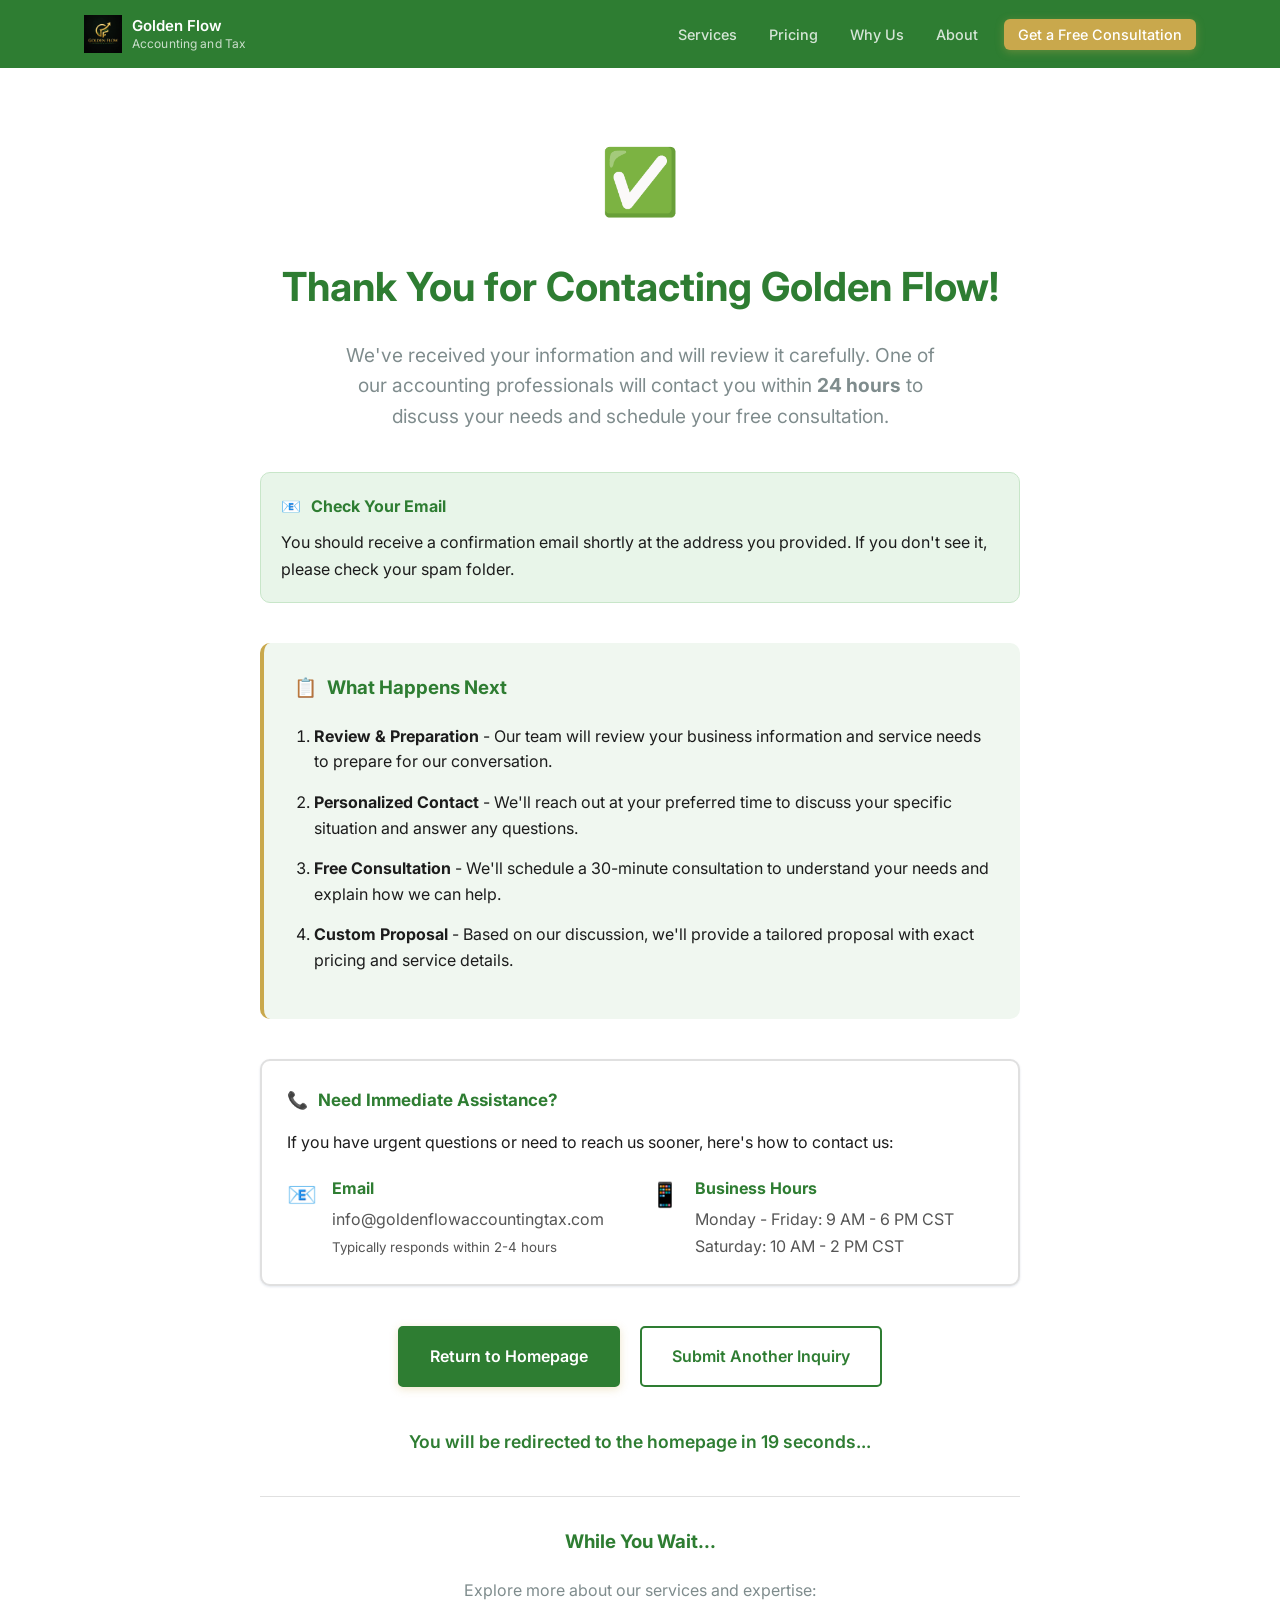
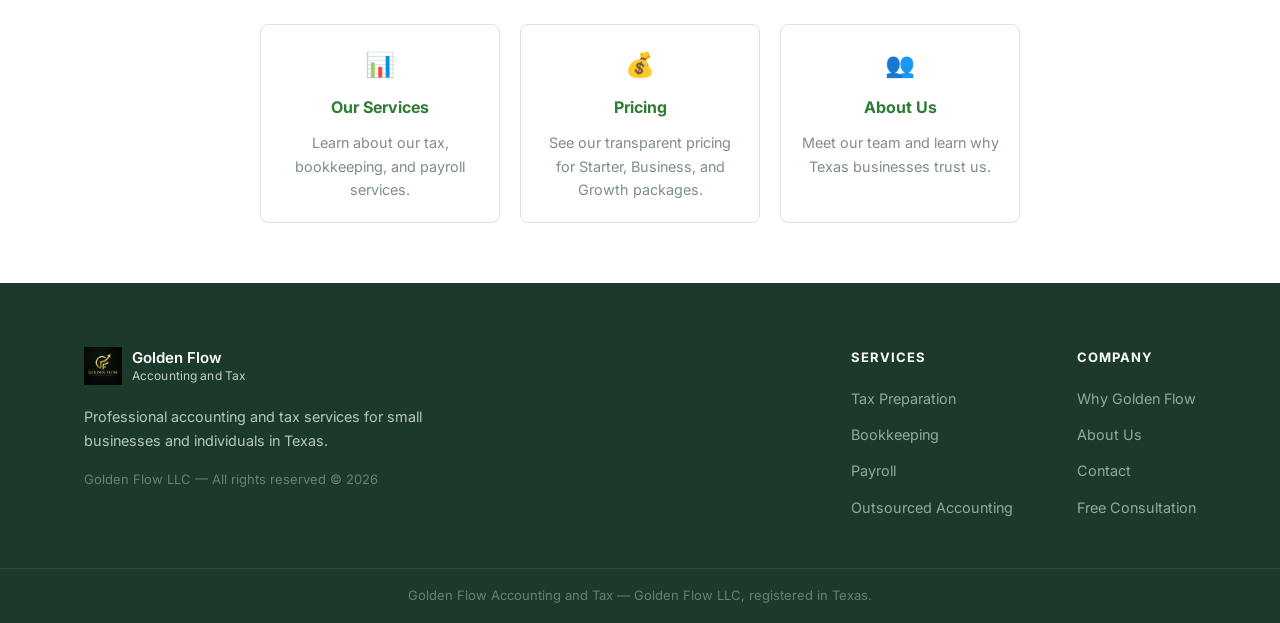
<file: thank-you.html>
<!DOCTYPE html>
<html lang="en">
<head>
  <meta charset="UTF-8" />
  <meta name="viewport" content="width=device-width, initial-scale=1.0" />
  <meta name="description" content="Thank you for contacting Golden Flow Accounting and Tax. We'll be in touch within 24 hours." />
  <title>Thank You - Golden Flow Accounting and Tax</title>
  <link rel="stylesheet" href="style.css" />
  <link rel="preconnect" href="https://fonts.googleapis.com" />
  <link rel="preconnect" href="https://fonts.gstatic.com" crossorigin />
  <link href="https://fonts.googleapis.com/css2?family=Inter:wght@300;400;500;600;700&family=Merriweather:wght@400;700&display=swap" rel="stylesheet" />
  <style>
    .thank-you-container {
      max-width: 800px;
      margin: 0 auto;
      padding: 60px 20px;
      text-align: center;
    }
    .thank-you-icon {
      font-size: 4rem;
      margin-bottom: 20px;
      color: #2E7D32;
    }
    .thank-you-title {
      color: #2E7D32;
      font-size: 2.5rem;
      margin-bottom: 20px;
    }
    .thank-you-subtitle {
      color: #7f8c8d;
      font-size: 1.2rem;
      max-width: 600px;
      margin: 0 auto 40px;
      line-height: 1.6;
    }
    .next-steps {
      background: #f0f7f0;
      border-radius: 10px;
      padding: 30px;
      margin: 40px 0;
      text-align: left;
      border-left: 4px solid #C9A84C;
    }
    .next-steps h3 {
      color: #2E7D32;
      margin-bottom: 20px;
      display: flex;
      align-items: center;
      gap: 10px;
    }
    .next-steps ol {
      padding-left: 20px;
      margin: 0;
    }
    .next-steps li {
      margin-bottom: 15px;
      line-height: 1.6;
    }
    .contact-info {
      background: white;
      border-radius: 10px;
      padding: 25px;
      margin: 30px 0;
      border: 2px solid #e0e0e0;
      text-align: left;
    }
    .contact-info h3 {
      color: #2E7D32;
      margin-bottom: 15px;
      display: flex;
      align-items: center;
      gap: 10px;
    }
    .contact-details {
      display: grid;
      grid-template-columns: repeat(auto-fit, minmax(250px, 1fr));
      gap: 20px;
      margin-top: 20px;
    }
    .contact-item {
      display: flex;
      align-items: flex-start;
      gap: 15px;
    }
    .contact-icon {
      font-size: 1.5rem;
      color: #C9A84C;
      flex-shrink: 0;
    }
    .contact-text h4 {
      margin: 0 0 5px 0;
      color: #2E7D32;
    }
    .contact-text p {
      margin: 0;
      color: #555;
    }
    .action-buttons {
      display: flex;
      justify-content: center;
      gap: 20px;
      margin: 40px 0;
      flex-wrap: wrap;
    }
    .btn-primary {
      background: #2E7D32;
      color: white;
      padding: 15px 30px;
      border-radius: 5px;
      text-decoration: none;
      font-weight: 600;
      transition: all 0.3s;
      border: 2px solid #2E7D32;
    }
    .btn-primary:hover {
      background: #1B5E20;
      border-color: #1B5E20;
      transform: translateY(-2px);
      box-shadow: 0 5px 15px rgba(46, 125, 50, 0.3);
    }
    .btn-outline {
      background: white;
      color: #2E7D32;
      padding: 15px 30px;
      border-radius: 5px;
      text-decoration: none;
      font-weight: 600;
      transition: all 0.3s;
      border: 2px solid #2E7D32;
    }
    .btn-outline:hover {
      background: #2E7D32;
      color: white;
      transform: translateY(-2px);
    }
    .confirmation-note {
      background: #e8f5e9;
      border-radius: 10px;
      padding: 20px;
      margin: 30px 0;
      text-align: left;
      border: 1px solid #c8e6c9;
    }
    .confirmation-note h4 {
      color: #2E7D32;
      margin-bottom: 10px;
      display: flex;
      align-items: center;
      gap: 10px;
    }
    .timer {
      font-size: 1.1rem;
      color: #2E7D32;
      font-weight: 600;
      margin: 20px 0;
    }
    @media (max-width: 768px) {
      .thank-you-title {
        font-size: 2rem;
      }
      .action-buttons {
        flex-direction: column;
        align-items: center;
      }
      .btn-primary, .btn-outline {
        width: 100%;
        max-width: 300px;
        text-align: center;
      }
    }
    .skip-link { position: absolute; top: -100%; left: 0; background: #2E7D32; color: #fff; padding: 12px 20px; font-weight: 600; z-index: 9999; text-decoration: none; border-radius: 0 0 6px 0; }
    .skip-link:focus { top: 0; }
  </style>
</head>
<body>
  <a href="#main-content" class="skip-link">Skip to main content</a>

  <!-- ===== NAVIGATION ===== -->
  <header class="site-header" id="site-header">
    <nav class="nav container">
      <a href="index.html" class="nav-logo">
        <img src="logo.png" alt="Golden Flow Accounting and Tax" class="logo-image" />
        <span class="logo-text">Golden Flow <em>Accounting and Tax</em></span>
      </a>
      <button class="nav-toggle" id="navToggle" aria-label="Toggle navigation" aria-expanded="false">
        <span></span><span></span><span></span>
      </button>
      <ul class="nav-links" id="navLinks">
        <li><a href="index.html#services">Services</a></li>
        <li><a href="index.html#pricing">Pricing</a></li>
        <li><a href="index.html#why-us">Why Us</a></li>
        <li><a href="index.html#about">About</a></li>
        <li><a href="onboarding.html" class="nav-cta">Get a Free Consultation</a></li>
      </ul>
    </nav>
  </header>

  <main id="main-content">
    <div class="thank-you-container">
      <!-- Success Icon -->
      <div class="thank-you-icon">✅</div>
      
      <!-- Main Title -->
      <h1 class="thank-you-title">Thank You for Contacting Golden Flow!</h1>
      
      <!-- Subtitle -->
      <p class="thank-you-subtitle">
        We've received your information and will review it carefully. One of our accounting professionals will contact you within <strong>24 hours</strong> to discuss your needs and schedule your free consultation.
      </p>
      
      <!-- Confirmation Note -->
      <div class="confirmation-note">
        <h4><span>📧</span> Check Your Email</h4>
        <p>You should receive a confirmation email shortly at the address you provided. If you don't see it, please check your spam folder.</p>
      </div>
      
      <!-- Next Steps -->
      <div class="next-steps">
        <h3><span>📋</span> What Happens Next</h3>
        <ol>
          <li><strong>Review & Preparation</strong> - Our team will review your business information and service needs to prepare for our conversation.</li>
          <li><strong>Personalized Contact</strong> - We'll reach out at your preferred time to discuss your specific situation and answer any questions.</li>
          <li><strong>Free Consultation</strong> - We'll schedule a 30-minute consultation to understand your needs and explain how we can help.</li>
          <li><strong>Custom Proposal</strong> - Based on our discussion, we'll provide a tailored proposal with exact pricing and service details.</li>
        </ol>
      </div>
      
      <!-- Contact Information -->
      <div class="contact-info">
        <h3><span>📞</span> Need Immediate Assistance?</h3>
        <p>If you have urgent questions or need to reach us sooner, here's how to contact us:</p>
        
        <div class="contact-details">
          <div class="contact-item">
            <div class="contact-icon">📧</div>
            <div class="contact-text">
              <h4>Email</h4>
              <p>info@goldenflowaccountingtax.com</p>
              <p><small>Typically responds within 2-4 hours</small></p>
            </div>
          </div>
          
          <div class="contact-item">
            <div class="contact-icon">📱</div>
            <div class="contact-text">
              <h4>Business Hours</h4>
              <p>Monday - Friday: 9 AM - 6 PM CST</p>
              <p>Saturday: 10 AM - 2 PM CST</p>
            </div>
          </div>
        </div>
      </div>
      
      <!-- Action Buttons -->
      <div class="action-buttons">
        <a href="index.html" class="btn-primary">Return to Homepage</a>
        <a href="onboarding.html" class="btn-outline">Submit Another Inquiry</a>
      </div>
      
      <!-- Auto-redirect Timer -->
      <div class="timer" id="timer">
        You will be redirected to the homepage in <span id="countdown">20</span> seconds...
      </div>
      
      <!-- Additional Resources -->
      <div style="margin-top: 40px; padding-top: 30px; border-top: 1px solid #e0e0e0;">
        <h3 style="color: #2E7D32; margin-bottom: 20px;">While You Wait...</h3>
        <p style="color: #7f8c8d; margin-bottom: 20px;">Explore more about our services and expertise:</p>
        
        <div style="display: grid; grid-template-columns: repeat(auto-fit, minmax(200px, 1fr)); gap: 20px; margin-top: 20px;">
          <a href="index.html#services" style="text-decoration: none; color: inherit;">
            <div style="background: white; padding: 20px; border-radius: 8px; border: 1px solid #e0e0e0; transition: all 0.3s; height: 100%;">
              <div style="font-size: 1.5rem; margin-bottom: 10px; color: #2E7D32;">📊</div>
              <h4 style="margin: 0 0 10px 0; color: #2E7D32;">Our Services</h4>
              <p style="margin: 0; color: #7f8c8d; font-size: 0.9rem;">Learn about our tax, bookkeeping, and payroll services.</p>
            </div>
          </a>
          
          <a href="index.html#pricing" style="text-decoration: none; color: inherit;">
            <div style="background: white; padding: 20px; border-radius: 8px; border: 1px solid #e0e0e0; transition: all 0.3s; height: 100%;">
              <div style="font-size: 1.5rem; margin-bottom: 10px; color: #2E7D32;">💰</div>
              <h4 style="margin: 0 0 10px 0; color: #2E7D32;">Pricing</h4>
              <p style="margin: 0; color: #7f8c8d; font-size: 0.9rem;">See our transparent pricing for Starter, Business, and Growth packages.</p>
            </div>
          </a>
          
          <a href="index.html#about" style="text-decoration: none; color: inherit;">
            <div style="background: white; padding: 20px; border-radius: 8px; border: 1px solid #e0e0e0; transition: all 0.3s; height: 100%;">
              <div style="font-size: 1.5rem; margin-bottom: 10px; color: #2E7D32;">👥</div>
              <h4 style="margin: 0 0 10px 0; color: #2E7D32;">About Us</h4>
              <p style="margin: 0; color: #7f8c8d; font-size: 0.9rem;">Meet our team and learn why Texas businesses trust us.</p>
            </div>
          </a>
        </div>
      </div>
    </div>
  </main>

  <footer class="site-footer">
    <div class="container footer-inner">
      <div class="footer-brand">
        <a href="index.html" class="nav-logo">
          <img src="logo.png" alt="Golden Flow Accounting and Tax" class="logo-image" />
          <span class="logo-text">Golden Flow <em>Accounting and Tax</em></span>
        </a>
        <p>Professional accounting and tax services for small businesses and individuals in Texas.</p>
        <p class="footer-legal">Golden Flow LLC &mdash; All rights reserved &copy; <span id="year"></span></p>
      </div>
      <nav class="footer-nav" aria-label="Footer navigation">
        <div class="footer-nav-col">
          <h4>Services</h4>
          <ul>
            <li><a href="index.html#services">Tax Preparation</a></li>
            <li><a href="index.html#services">Bookkeeping</a></li>
            <li><a href="index.html#services">Payroll</a></li>
            <li><a href="index.html#services">Outsourced Accounting</a></li>
          </ul>
        </div>
        <div class="footer-nav-col">
          <h4>Company</h4>
          <ul>
            <li><a href="index.html#why-us">Why Golden Flow</a></li>
            <li><a href="index.html#about">About Us</a></li>
            <li><a href="onboarding.html">Contact</a></li>
            <li><a href="onboarding.html">Free Consultation</a></li>
          </ul>
        </div>
      </nav>
    </div>
    <div class="footer-bar">
      <div class="container">
        <p>Golden Flow Accounting and Tax — Golden Flow LLC, registered in Texas.</p>
      </div>
    </div>
  </footer>

  <script>
    // ── Year in footer
    document.getElementById('year').textContent = new Date().getFullYear();

    // ── Sticky header shadow
    const header = document.getElementById('site-header');
    window.addEventListener('scroll', () => {
      header.classList.toggle('scrolled', window.scrollY > 20);
    }, { passive: true });

    // ── Mobile nav toggle
    const navToggle = document.getElementById('navToggle');
    const navLinks = document.getElementById('navLinks');
    if (navToggle && navLinks) {
      navToggle.addEventListener('click', () => {
        const expanded = navToggle.getAttribute('aria-expanded') === 'true';
        navToggle.setAttribute('aria-expanded', !expanded);
        navLinks.classList.toggle('visible');
      });
    }

    // ── Auto-redirect timer
    let seconds = 20;
    const countdownElement = document.getElementById('countdown');
    const timerElement = document.getElementById('timer');
    
    const countdown = setInterval(() => {
      seconds--;
      countdownElement.textContent = seconds;
      
      if (seconds <= 0) {
        clearInterval(countdown);
        timerElement.innerHTML = 'Redirecting to homepage...';
        setTimeout(() => {
          window.location.href = 'index.html';
        }, 500);
      }
    }, 1000);
    
    // Allow user to cancel redirect by clicking anywhere
    document.addEventListener('click', () => {
      clearInterval(countdown);
      timerElement.innerHTML = 'Redirect cancelled. Feel free to explore our site.';
      timerElement.style.color = '#7f8c8d';
    });
    
    // Also cancel on any key press
    document.addEventListener('keydown', () => {
      clearInterval(countdown);
      timerElement.innerHTML = 'Redirect cancelled. Feel free to explore our site.';
      timerElement.style.color = '#7f8c8d';
    });
  </script>
</body>
</html>
</file>
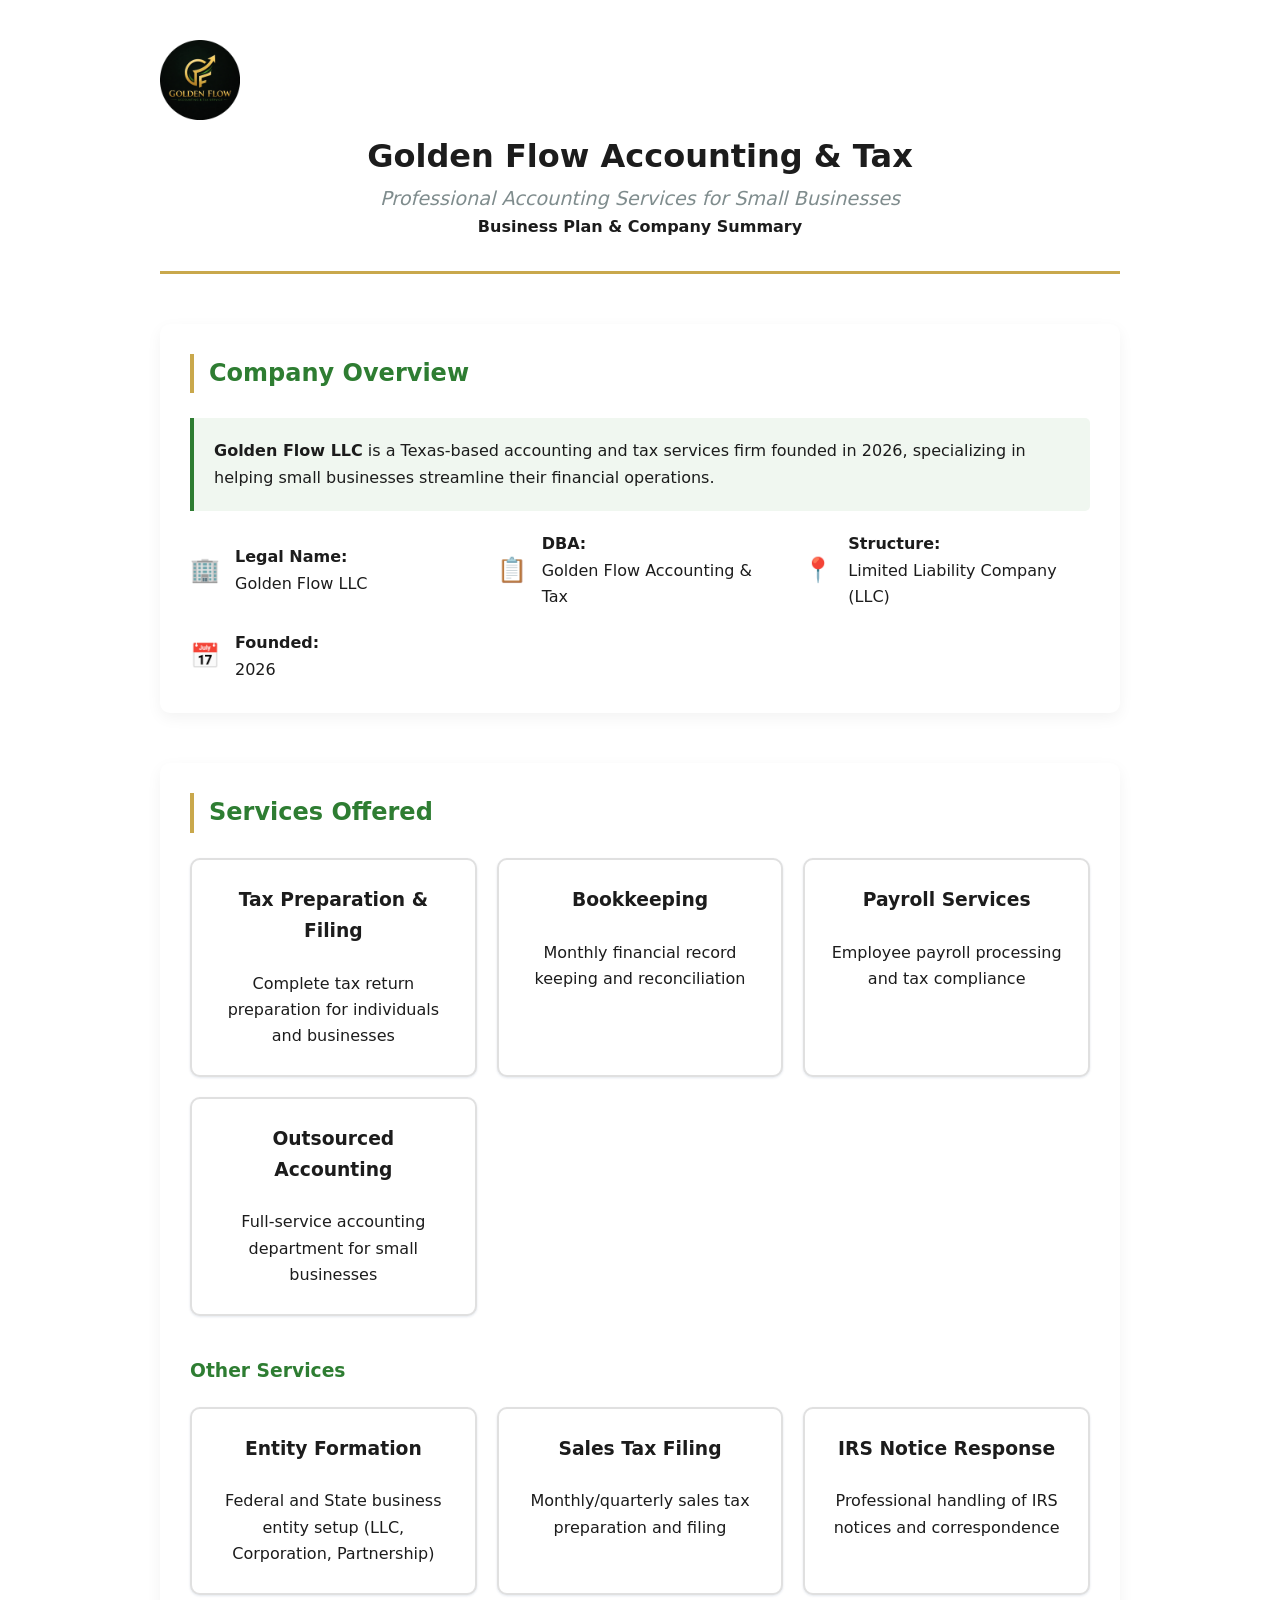
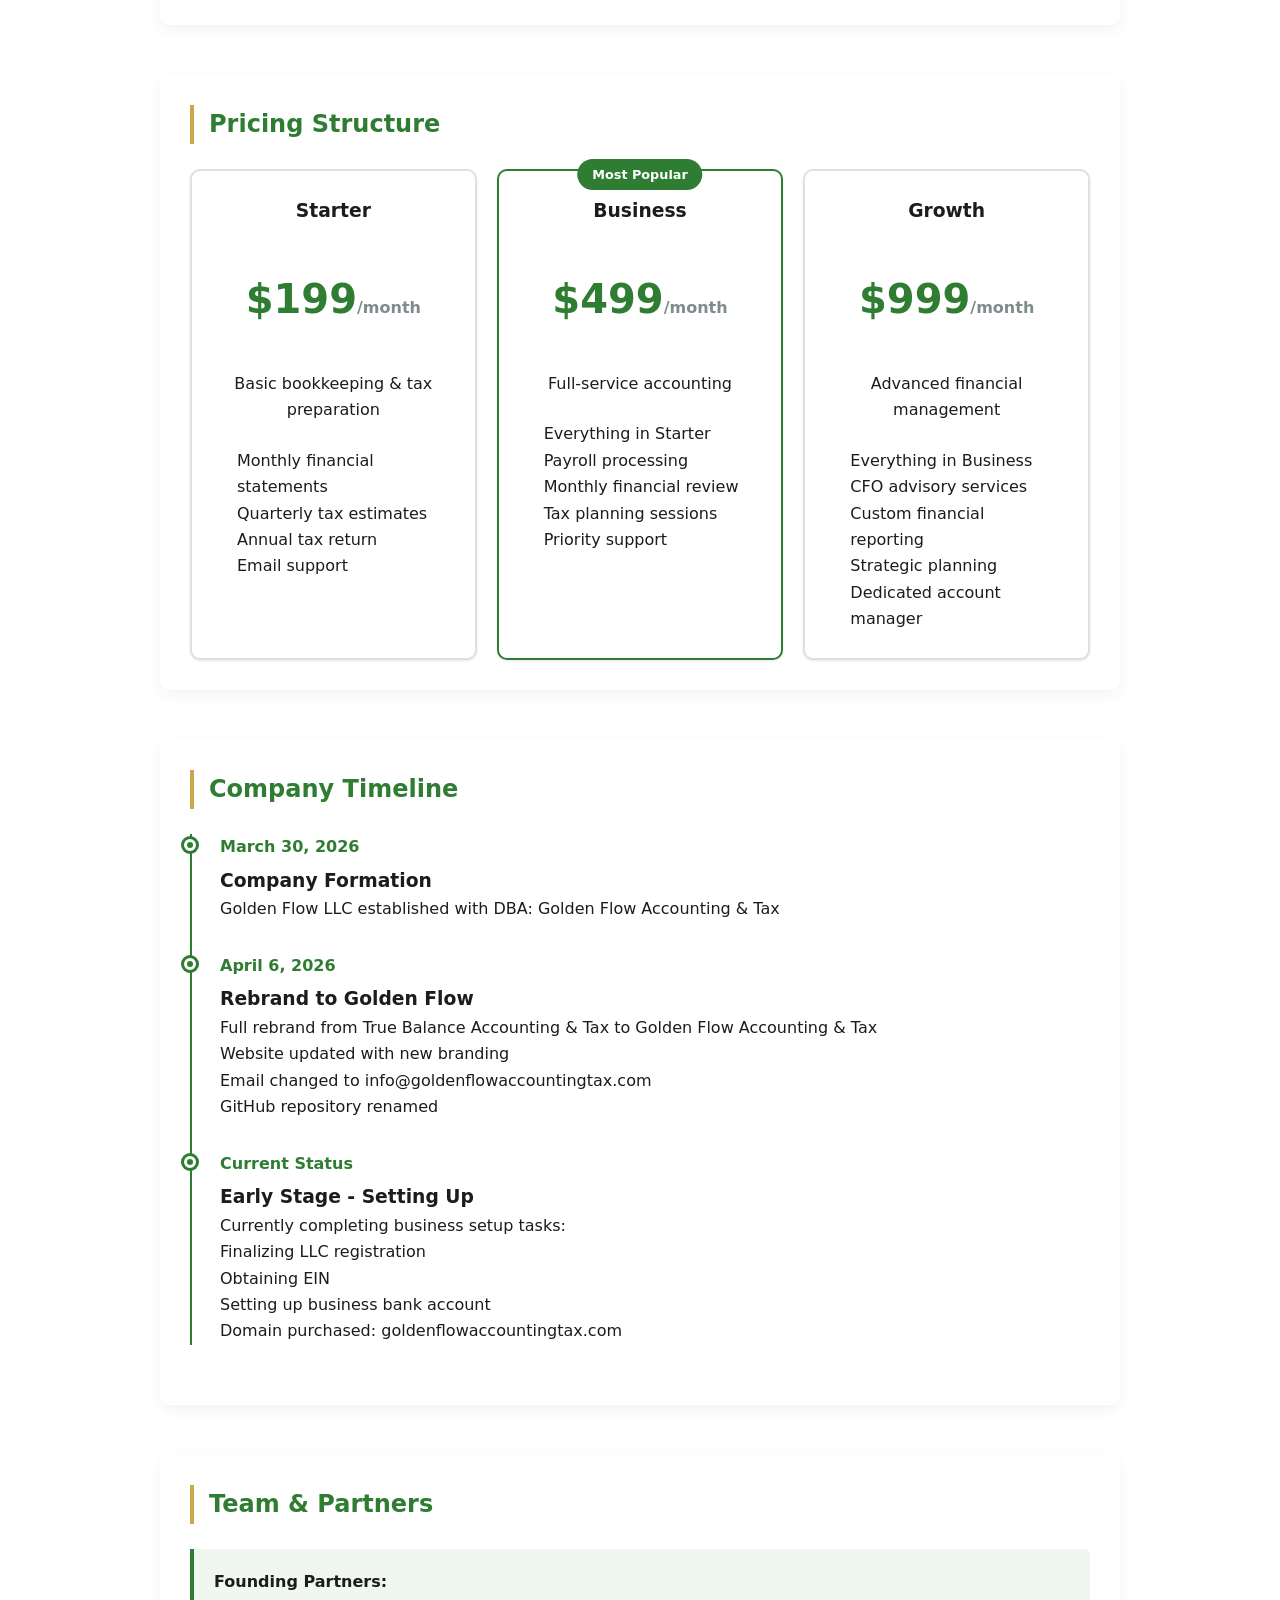
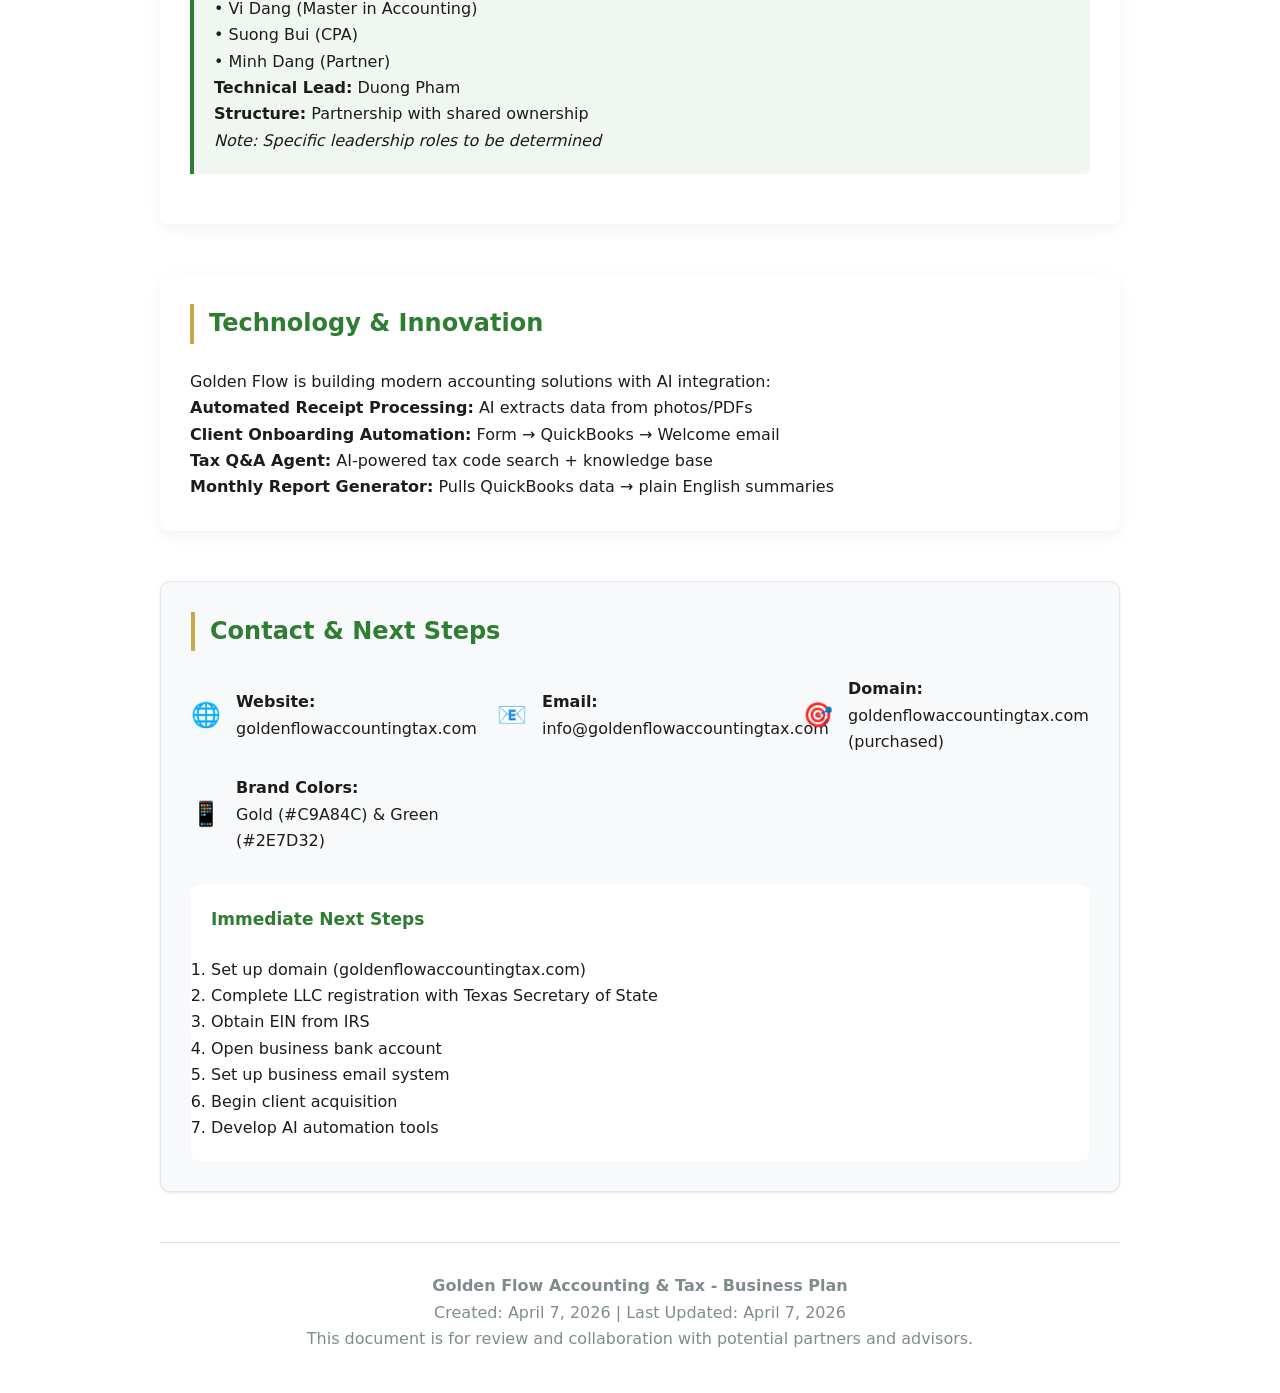
<file: pages/business-plan.html>
<!DOCTYPE html>
<html lang="en">
<head>
    <meta charset="UTF-8">
    <meta name="viewport" content="width=device-width, initial-scale=1.0">
    <title>Golden Flow Accounting & Tax - Business Plan</title>
    <link rel="stylesheet" href="../css/style.css">
    <link rel="icon" href="../assets/favicon/favicon.png" type="image/png" />
    <style>
        .business-plan {
            max-width: 1000px;
            margin: 0 auto;
            padding: 40px 20px;
        }
        .header {
            text-align: center;
            margin-bottom: 50px;
            padding-bottom: 30px;
            border-bottom: 3px solid #C9A84C;
        }
        .logo {
            margin-bottom: 10px;
        }
        .logo img {
            height: 80px;
            width: auto;
        }
        .tagline {
            font-size: 1.2rem;
            color: #7f8c8d;
            font-style: italic;
        }
        .section {
            margin-bottom: 50px;
            background: white;
            padding: 30px;
            border-radius: 10px;
            box-shadow: 0 5px 15px rgba(0,0,0,0.05);
        }
        .section-title {
            color: #2E7D32;
            border-left: 4px solid #C9A84C;
            padding-left: 15px;
            margin-bottom: 25px;
        }
        .highlight-box {
            background: #f0f7f0;
            border-left: 4px solid #2E7D32;
            padding: 20px;
            margin: 20px 0;
            border-radius: 0 5px 5px 0;
        }
        .timeline {
            position: relative;
            padding-left: 30px;
        }
        .timeline:before {
            content: '';
            position: absolute;
            left: 0;
            top: 0;
            bottom: 0;
            width: 2px;
            background: #2E7D32;
        }
        .timeline-item {
            position: relative;
            margin-bottom: 30px;
        }
        .timeline-item:before {
            content: '';
            position: absolute;
            left: -36px;
            top: 5px;
            width: 12px;
            height: 12px;
            border-radius: 50%;
            background: #2E7D32;
            border: 3px solid white;
            box-shadow: 0 0 0 3px #2E7D32;
        }
        .timeline-date {
            font-weight: bold;
            color: #2E7D32;
            margin-bottom: 5px;
        }
        .pricing-table {
            display: grid;
            grid-template-columns: repeat(auto-fit, minmax(280px, 1fr));
            gap: 20px;
            margin-top: 20px;
        }
        .pricing-card {
            background: white;
            border: 2px solid #e0e0e0;
            border-radius: 10px;
            padding: 25px;
            text-align: center;
            transition: transform 0.3s, border-color 0.3s;
        }
        .pricing-card:hover {
            transform: translateY(-5px);
            border-color: #C9A84C;
        }
        .pricing-card.featured {
            border-color: #2E7D32;
            position: relative;
        }
        .pricing-card.featured:before {
            content: 'Most Popular';
            position: absolute;
            top: -12px;
            left: 50%;
            transform: translateX(-50%);
            background: #2E7D32;
            color: white;
            padding: 5px 15px;
            border-radius: 20px;
            font-size: 0.8rem;
            font-weight: bold;
        }
        .price {
            font-size: 2.5rem;
            font-weight: bold;
            color: #2E7D32;
            margin: 15px 0;
        }
        .price span {
            font-size: 1rem;
            color: #7f8c8d;
        }
        .contact-info {
            background: #f8f9fa;
            padding: 30px;
            border-radius: 10px;
            margin-top: 40px;
        }
        .contact-grid {
            display: grid;
            grid-template-columns: repeat(auto-fit, minmax(250px, 1fr));
            gap: 20px;
            margin-top: 20px;
        }
        .contact-item {
            display: flex;
            align-items: center;
            gap: 15px;
        }
        .contact-icon {
            font-size: 1.5rem;
            color: #C9A84C;
        }
        @media (max-width: 768px) {
            .business-plan {
                padding: 20px 15px;
            }
            .section {
                padding: 20px;
            }
            .pricing-table {
                grid-template-columns: 1fr;
            }
        }
    </style>
</head>
<body>
    <div class="business-plan">
        <div class="header">
            <div class="logo">
                <img src="../assets/images/logos/logo.png?v=6" alt="Golden Flow Accounting and Tax" style="height: 80px; width: auto;" />
            </div>
            <h1>Golden Flow Accounting & Tax</h1>
            <p class="tagline">Professional Accounting Services for Small Businesses</p>
            <p><strong>Business Plan & Company Summary</strong></p>
        </div>

        <div class="section">
            <h2 class="section-title">Company Overview</h2>
            <div class="highlight-box">
                <strong>Golden Flow LLC</strong> is a Texas-based accounting and tax services firm founded in 2026, 
                specializing in helping small businesses streamline their financial operations.
            </div>
            
            <div class="contact-grid">
                <div class="contact-item">
                    <div class="contact-icon">🏢</div>
                    <div>
                        <strong>Legal Name:</strong><br>
                        Golden Flow LLC
                    </div>
                </div>
                <div class="contact-item">
                    <div class="contact-icon">📋</div>
                    <div>
                        <strong>DBA:</strong><br>
                        Golden Flow Accounting & Tax
                    </div>
                </div>
                <div class="contact-item">
                    <div class="contact-icon">📍</div>
                    <div>
                        <strong>Structure:</strong><br>
                        Limited Liability Company (LLC)
                    </div>
                </div>
                <div class="contact-item">
                    <div class="contact-icon">📅</div>
                    <div>
                        <strong>Founded:</strong><br>
                        2026
                    </div>
                </div>
            </div>
        </div>

        <div class="section">
            <h2 class="section-title">Services Offered</h2>
            <div class="pricing-table">
                <div class="pricing-card">
                    <h3>Tax Preparation & Filing</h3>
                    <p>Complete tax return preparation for individuals and businesses</p>
                </div>
                <div class="pricing-card">
                    <h3>Bookkeeping</h3>
                    <p>Monthly financial record keeping and reconciliation</p>
                </div>
                <div class="pricing-card">
                    <h3>Payroll Services</h3>
                    <p>Employee payroll processing and tax compliance</p>
                </div>
                <div class="pricing-card">
                    <h3>Outsourced Accounting</h3>
                    <p>Full-service accounting department for small businesses</p>
                </div>
            </div>
            
            <div style="margin-top: 40px;">
                <h3 style="color: #2E7D32; margin-bottom: 20px;">Other Services</h3>
                <div class="pricing-table">
                    <div class="pricing-card">
                        <h3>Entity Formation</h3>
                        <p>Federal and State business entity setup (LLC, Corporation, Partnership)</p>
                    </div>
                    <div class="pricing-card">
                        <h3>Sales Tax Filing</h3>
                        <p>Monthly/quarterly sales tax preparation and filing</p>
                    </div>
                    <div class="pricing-card">
                        <h3>IRS Notice Response</h3>
                        <p>Professional handling of IRS notices and correspondence</p>
                    </div>
                </div>
            </div>
        </div>

        <div class="section">
            <h2 class="section-title">Pricing Structure</h2>
            <div class="pricing-table">
                <div class="pricing-card">
                    <h3>Starter</h3>
                    <div class="price">$199<span>/month</span></div>
                    <p>Basic bookkeeping & tax preparation</p>
                    <ul style="text-align: left; padding-left: 20px;">
                        <li>Monthly financial statements</li>
                        <li>Quarterly tax estimates</li>
                        <li>Annual tax return</li>
                        <li>Email support</li>
                    </ul>
                </div>
                <div class="pricing-card featured">
                    <h3>Business</h3>
                    <div class="price">$499<span>/month</span></div>
                    <p>Full-service accounting</p>
                    <ul style="text-align: left; padding-left: 20px;">
                        <li>Everything in Starter</li>
                        <li>Payroll processing</li>
                        <li>Monthly financial review</li>
                        <li>Tax planning sessions</li>
                        <li>Priority support</li>
                    </ul>
                </div>
                <div class="pricing-card">
                    <h3>Growth</h3>
                    <div class="price">$999<span>/month</span></div>
                    <p>Advanced financial management</p>
                    <ul style="text-align: left; padding-left: 20px;">
                        <li>Everything in Business</li>
                        <li>CFO advisory services</li>
                        <li>Custom financial reporting</li>
                        <li>Strategic planning</li>
                        <li>Dedicated account manager</li>
                    </ul>
                </div>
            </div>
        </div>

        <div class="section">
            <h2 class="section-title">Company Timeline</h2>
            <div class="timeline">
                <div class="timeline-item">
                    <div class="timeline-date">March 30, 2026</div>
                    <h3>Company Formation</h3>
                    <p>Golden Flow LLC established with DBA: Golden Flow Accounting & Tax</p>
                </div>
                <div class="timeline-item">
                    <div class="timeline-date">April 6, 2026</div>
                    <h3>Rebrand to Golden Flow</h3>
                    <p>Full rebrand from True Balance Accounting & Tax to Golden Flow Accounting & Tax</p>
                    <ul>
                        <li>Website updated with new branding</li>
                        <li>Email changed to info@goldenflowaccountingtax.com</li>
                        <li>GitHub repository renamed</li>
                    </ul>
                </div>
                <div class="timeline-item">
                    <div class="timeline-date">Current Status</div>
                    <h3>Early Stage - Setting Up</h3>
                    <p>Currently completing business setup tasks:</p>
                    <ul>
                        <li>Finalizing LLC registration</li>
                        <li>Obtaining EIN</li>
                        <li>Setting up business bank account</li>
                        <li>Domain purchased: goldenflowaccountingtax.com</li>
                    </ul>
                </div>
            </div>
        </div>

        <div class="section">
            <h2 class="section-title">Team & Partners</h2>
            <div class="highlight-box">
                <strong>Founding Partners:</strong><br>
                • Vi Dang (Master in Accounting)<br>
                • Suong Bui (CPA)<br>
                • Minh Dang (Partner)<br>
                <strong>Technical Lead:</strong> Duong Pham<br>
                <strong>Structure:</strong> Partnership with shared ownership<br>
                <em>Note: Specific leadership roles to be determined</em>
            </div>
        </div>

        <div class="section">
            <h2 class="section-title">Technology & Innovation</h2>
            <p>Golden Flow is building modern accounting solutions with AI integration:</p>
            <ul>
                <li><strong>Automated Receipt Processing:</strong> AI extracts data from photos/PDFs</li>
                <li><strong>Client Onboarding Automation:</strong> Form → QuickBooks → Welcome email</li>
                <li><strong>Tax Q&A Agent:</strong> AI-powered tax code search + knowledge base</li>
                <li><strong>Monthly Report Generator:</strong> Pulls QuickBooks data → plain English summaries</li>
            </ul>
        </div>

        <div class="contact-info">
            <h2 class="section-title">Contact & Next Steps</h2>
            <div class="contact-grid">
                <div class="contact-item">
                    <div class="contact-icon">🌐</div>
                    <div>
                        <strong>Website:</strong><br>
                        <a href="https://goldenflowaccountingtax.com/">goldenflowaccountingtax.com</a>
                    </div>
                </div>
                <div class="contact-item">
                    <div class="contact-icon">📧</div>
                    <div>
                        <strong>Email:</strong><br>
                        info@goldenflowaccountingtax.com
                    </div>
                </div>
                <div class="contact-item">
                    <div class="contact-icon">🎯</div>
                    <div>
                        <strong>Domain:</strong><br>
                        goldenflowaccountingtax.com (purchased)
                    </div>
                </div>
                <div class="contact-item">
                    <div class="contact-icon">📱</div>
                    <div>
                        <strong>Brand Colors:</strong><br>
                        Gold (#C9A84C) & Green (#2E7D32)
                    </div>
                </div>
            </div>
            
            <div style="margin-top: 30px; padding: 20px; background: white; border-radius: 8px;">
                <h3>Immediate Next Steps</h3>
                <ol>
                    <li>Set up domain (goldenflowaccountingtax.com)</li>
                    <li>Complete LLC registration with Texas Secretary of State</li>
                    <li>Obtain EIN from IRS</li>
                    <li>Open business bank account</li>
                    <li>Set up business email system</li>
                    <li>Begin client acquisition</li>
                    <li>Develop AI automation tools</li>
                </ol>
            </div>
        </div>

        <div style="text-align: center; margin-top: 50px; padding-top: 30px; border-top: 1px solid #e0e0e0; color: #7f8c8d;">
            <p><strong>Golden Flow Accounting & Tax - Business Plan</strong></p>
            <p>Created: April 7, 2026 | Last Updated: April 7, 2026</p>
            <p>This document is for review and collaboration with potential partners and advisors.</p>
        </div>
    </div>
</body>
</html>
</file>
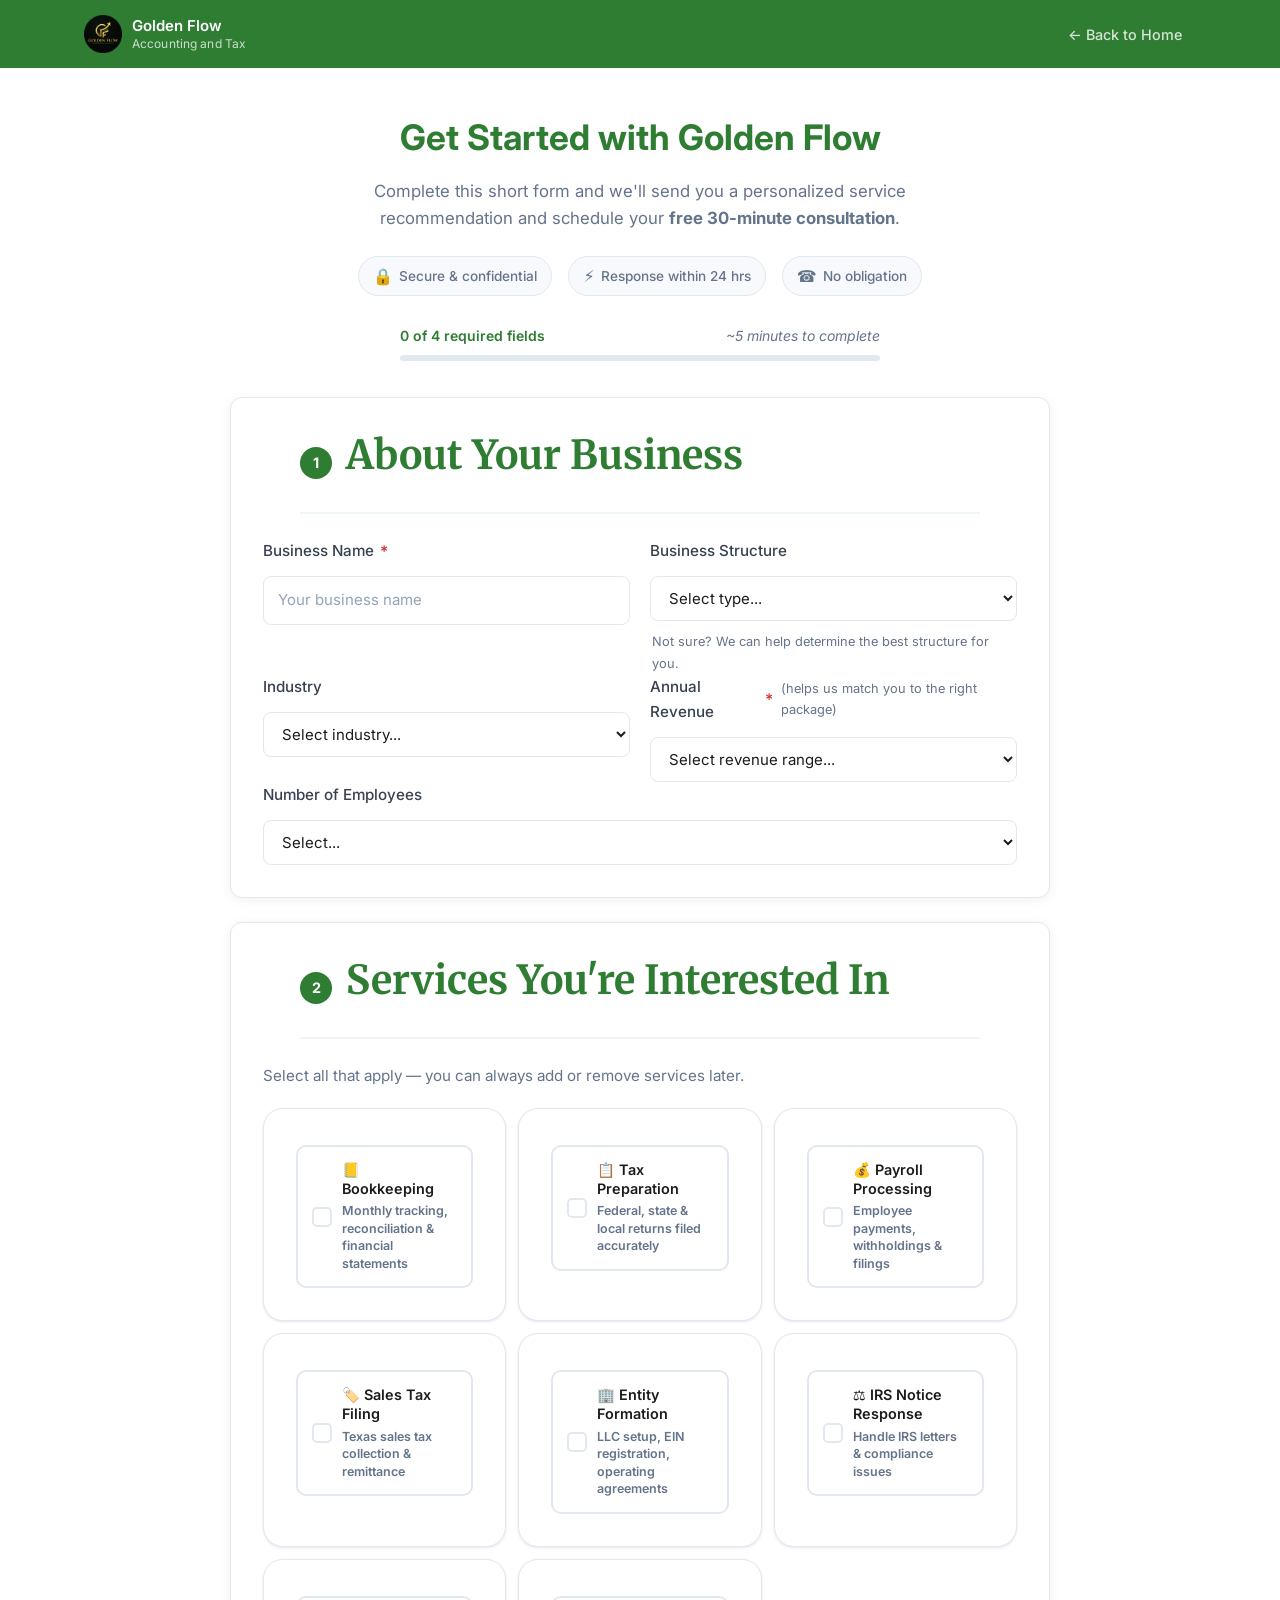
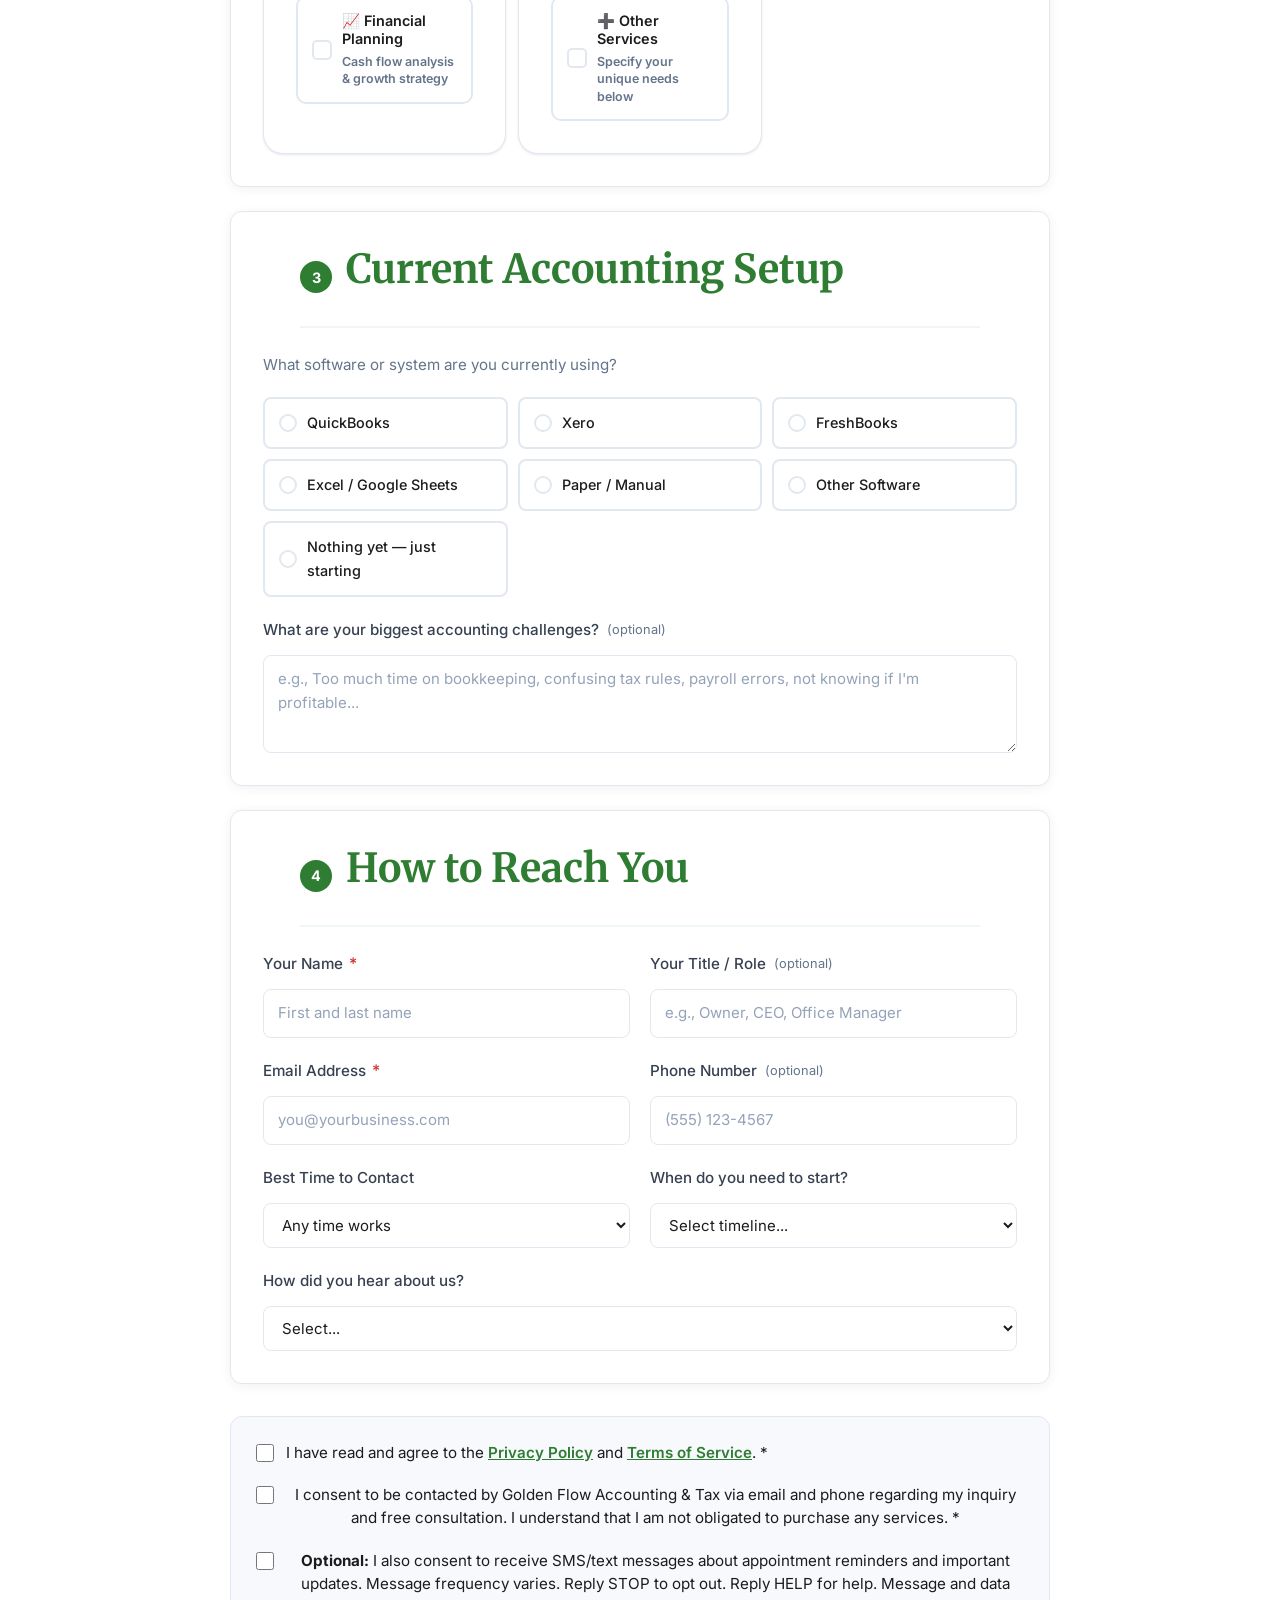
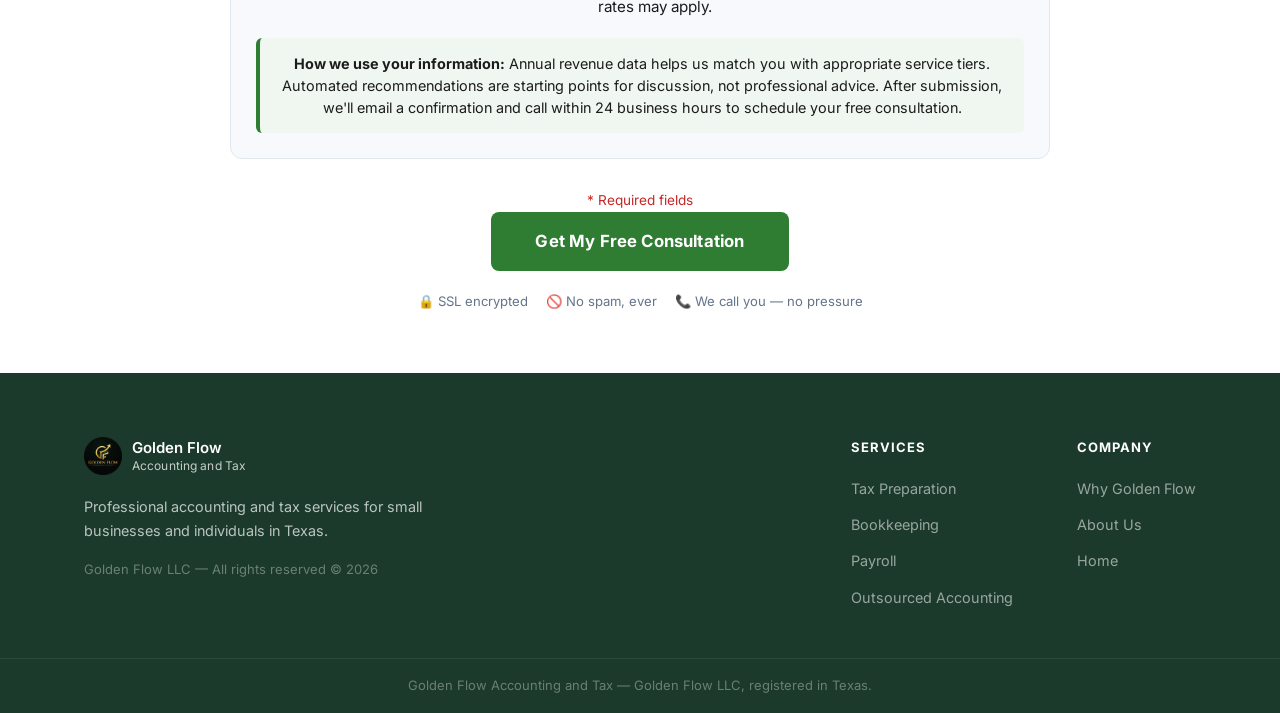
<file: pages/onboarding.html>
<!DOCTYPE html>
<html lang="en">
<head>
  <meta charset="UTF-8" />
  <meta name="viewport" content="width=device-width, initial-scale=1.0" />
  <meta name="description" content="Get started with Golden Flow Accounting and Tax. Complete our smart onboarding form for a personalized service recommendation and free consultation." />
  <meta property="og:title" content="Golden Flow Accounting and Tax | Texas CPA & Tax Services" />
  <meta property="og:description" content="Professional tax preparation, bookkeeping, and payroll for Texas small businesses." />
  <meta property="og:type" content="website" />
  <meta property="og:url" content="https://goldenflowaccountingtax.com/" />
  <meta property="og:image" content="https://goldenflowaccountingtax.com/assets/images/logos/logo.png" />
  <meta name="twitter:card" content="summary_large_image" />
  <title>Get Started - Golden Flow Accounting and Tax | Texas CPA & Tax Services</title>
  <link rel="stylesheet" href="../css/style.css?v=202604101200" />
  <link rel="icon" href="../assets/favicon/favicon.png" type="image/png" />
  <link rel="preconnect" href="https://fonts.googleapis.com" />
  <link rel="preconnect" href="https://fonts.gstatic.com" crossorigin />
  <link href="https://fonts.googleapis.com/css2?family=Inter:wght@300;400;500;600;700&family=Merriweather:wght@400;700&display=swap" rel="stylesheet" />
  <style>
    /* ── Skip link ── */
    .skip-link {
      position: absolute; top: -100%; left: 0;
      background: #2E7D32; color: #fff;
      padding: 12px 20px; font-weight: 600;
      z-index: 9999; text-decoration: none;
      border-radius: 0 0 6px 0;
    }
    .skip-link:focus { top: 0; }

    /* ── Layout ── */
    .onboarding-container {
      max-width: 860px;
      margin: 0 auto;
      padding: 40px 20px 60px;
    }

    /* ── Header ── */
    .onboarding-header {
      text-align: center;
      margin-bottom: 36px;
    }
    .onboarding-header h1 {
      color: var(--color-primary);
      font-size: clamp(1.6rem, 4vw, 2.2rem);
      margin-bottom: 12px;
    }
    .onboarding-subtitle {
      color: var(--color-text-muted);
      font-size: 1.05rem;
      max-width: 580px;
      margin: 0 auto 24px;
      line-height: 1.6;
    }

    /* ── Trust badges ── */
    .trust-badges {
      display: flex;
      justify-content: center;
      flex-wrap: wrap;
      gap: 16px;
      margin-bottom: 28px;
    }
    .trust-badge {
      display: flex;
      align-items: center;
      gap: 6px;
      font-size: 0.85rem;
      color: var(--color-text-muted);
      background: var(--color-bg-alt);
      border: 1px solid var(--color-border);
      padding: 6px 14px;
      border-radius: 20px;
      font-weight: 500;
    }
    .trust-badge .badge-icon { font-size: 1rem; }

    /* ── Progress bar ── */
    .form-progress-simple {
      max-width: 480px;
      margin: 0 auto 36px;
    }
    .progress-info {
      display: flex;
      justify-content: space-between;
      margin-bottom: 8px;
      font-size: 0.875rem;
      color: var(--color-text-muted);
    }
    .progress-count {
      font-weight: 600;
      color: var(--color-primary);
    }
    .progress-time { font-style: italic; }
    
    /* Consent Section Styles */
    .consent-section {
      margin: 30px 0;
      padding: 25px;
      background: var(--color-bg-alt);
      border-radius: var(--radius-md);
      border: 1px solid var(--color-border);
    }
    .consent-checkbox {
      margin-bottom: 20px;
      display: flex;
      align-items: flex-start;
      gap: 12px;
    }
    .consent-checkbox input[type="checkbox"] {
      width: 18px;
      height: 18px;
      min-width: 18px;
      margin-top: 2px;
      flex-shrink: 0;
      cursor: pointer;
      accent-color: var(--color-primary);
    }
    .consent-checkbox label {
      font-size: 0.95rem;
      font-weight: 400;
      line-height: 1.5;
      color: var(--color-text);
      cursor: pointer;
    }
    .consent-checkbox label a {
      color: var(--color-primary);
      text-decoration: underline;
      font-weight: 600;
    }
    .consent-checkbox label a:hover {
      color: var(--color-primary-dark);
    }
    .consent-note {
      margin-top: 20px;
      padding: 15px;
      background: #f0f7f0;
      border-left: 4px solid var(--color-primary);
      border-radius: var(--radius-sm);
      font-size: 0.9rem;
      line-height: 1.5;
    }
    .progress-bar {
      height: 6px;
      background: var(--color-border);
      border-radius: 3px;
      overflow: hidden;
    }
    .progress-fill {
      height: 100%;
      background: var(--color-primary);
      border-radius: 3px;
      transition: width 0.4s ease;
      width: 0%;
    }

    /* ── Form sections ── */
    .form-section {
      background: white;
      border-radius: 12px;
      padding: 32px;
      margin-bottom: 24px;
      box-shadow: 0 2px 12px rgba(0,0,0,0.06);
      border: 1px solid var(--color-border);
    }
    .section-header {
      display: flex;
      align-items: center;
      gap: 14px;
      margin-bottom: 24px;
      padding-bottom: 16px;
      border-bottom: 2px solid #f0f7f0;
    }
    .section-number {
      width: 32px;
      height: 32px;
      background: var(--color-primary);
      color: white;
      border-radius: 50%;
      display: flex;
      align-items: center;
      justify-content: center;
      font-weight: 700;
      font-size: 0.9rem;
      flex-shrink: 0;
    }
    .section-title {
      color: var(--color-primary);
      margin: 0;
      font-size: 1.2rem;
    }

    /* ── Form fields ── */
    .form-grid {
      display: grid;
      grid-template-columns: repeat(auto-fit, minmax(240px, 1fr));
      gap: 20px;
    }
    .form-group { margin-bottom: 20px; }
    .form-group:last-child { margin-bottom: 0; }

    .form-group label {
      display: flex;
      align-items: center;
      gap: 6px;
      margin-bottom: 7px;
      color: #374151;
      font-weight: 500;
      font-size: 0.95rem;
    }
    .required-star {
      color: #d32f2f;
      font-size: 1rem;
      line-height: 1;
    }
    .field-hint {
      font-size: 0.8rem;
      color: var(--color-text-muted);
      font-weight: 400;
      margin-left: 2px;
    }

    .form-group input,
    .form-group select,
    .form-group textarea {
      width: 100%;
      padding: 11px 14px;
      border: 1.5px solid var(--color-border);
      border-radius: 8px;
      font-size: 15px;
      font-family: var(--font-sans);
      color: var(--color-text);
      background: #fff;
      transition: border-color 0.2s, box-shadow 0.2s;
      box-sizing: border-box;
    }
    .form-group input:focus,
    .form-group select:focus,
    .form-group textarea:focus {
      border-color: var(--color-accent);
      outline: none;
      box-shadow: 0 0 0 3px rgba(201, 168, 76, 0.15);
    }
    .form-group input.valid,
    .form-group select.valid {
      border-color: #4CAF50;
    }
    .form-group input.invalid,
    .form-group select.invalid {
      border-color: #d32f2f;
      box-shadow: 0 0 0 3px rgba(211, 47, 47, 0.1);
    }
    .form-group textarea { resize: vertical; min-height: 80px; }

    /* ── Error messages ── */
    .form-error {
      display: none;
      color: #c62828;
      font-size: 0.825rem;
      margin-top: 5px;
      font-weight: 500;
    }
    .form-error.show { display: flex; align-items: center; gap: 4px; }
    .form-error::before { content: "⚠"; font-size: 0.85rem; }

    /* ── Service cards (checkboxes) ── */
    .service-cards {
      display: grid;
      grid-template-columns: repeat(auto-fill, minmax(220px, 1fr));
      gap: 12px;
    }
    .service-card {
      position: relative;
    }
    .service-card input[type="checkbox"] {
      position: absolute;
      opacity: 0;
      width: 100%;
      height: 100%;
      top: 0; left: 0;
      cursor: pointer;
      margin: 0;
      z-index: 1;
    }
    .service-card-label {
      display: flex;
      flex-direction: column;
      gap: 4px;
      padding: 14px 16px 14px 44px;
      border: 2px solid var(--color-border);
      border-radius: 10px;
      cursor: pointer;
      transition: all 0.2s;
      background: #fff;
      position: relative;
      min-height: 72px;
      justify-content: center;
    }
    .service-card-label::before {
      content: "";
      position: absolute;
      left: 14px;
      top: 50%;
      transform: translateY(-50%);
      width: 20px;
      height: 20px;
      border: 2px solid var(--color-border);
      border-radius: 5px;
      background: #fff;
      transition: all 0.2s;
      flex-shrink: 0;
    }
    .service-card input:checked + .service-card-label {
      border-color: var(--color-primary);
      background: #f0f7f0;
    }
    .service-card input:checked + .service-card-label::before {
      background: var(--color-primary);
      border-color: var(--color-primary);
      background-image: url("data:image/svg+xml,%3Csvg xmlns='http://www.w3.org/2000/svg' viewBox='0 0 12 10'%3E%3Cpath d='M1 5l3.5 3.5L11 1' stroke='white' stroke-width='2' fill='none' stroke-linecap='round' stroke-linejoin='round'/%3E%3C/svg%3E");
      background-repeat: no-repeat;
      background-position: center;
      background-size: 12px 10px;
    }
    .service-card input:focus + .service-card-label {
      outline: 3px solid rgba(201, 168, 76, 0.4);
      outline-offset: 2px;
    }
    .service-card:hover .service-card-label {
      border-color: var(--color-primary);
      background: #f8fdf8;
    }
    .service-card-name {
      font-weight: 600;
      font-size: 0.9rem;
      color: #1C1C1C;
      line-height: 1.3;
    }
    .service-card-desc {
      font-size: 0.78rem;
      color: var(--color-text-muted);
      line-height: 1.4;
    }

    /* ── Radio cards (current system) ── */
    .system-cards {
      display: grid;
      grid-template-columns: repeat(auto-fill, minmax(200px, 1fr));
      gap: 10px;
    }
    .system-card {
      position: relative;
    }
    .system-card input[type="radio"] {
      position: absolute;
      opacity: 0;
      width: 100%;
      height: 100%;
      top: 0; left: 0;
      cursor: pointer;
      margin: 0;
      z-index: 1;
    }
    .system-card-label {
      display: flex;
      align-items: center;
      gap: 10px;
      padding: 12px 14px;
      border: 2px solid var(--color-border);
      border-radius: 8px;
      cursor: pointer;
      transition: all 0.2s;
      background: #fff;
    }
    .system-card-label::before {
      content: "";
      width: 18px;
      height: 18px;
      border: 2px solid var(--color-border);
      border-radius: 50%;
      background: #fff;
      transition: all 0.2s;
      flex-shrink: 0;
    }
    .system-card input:checked + .system-card-label {
      border-color: var(--color-primary);
      background: #f0f7f0;
    }
    .system-card input:checked + .system-card-label::before {
      border-color: var(--color-primary);
      background: var(--color-primary);
      box-shadow: inset 0 0 0 3px #fff;
    }
    .system-card input:focus + .system-card-label {
      outline: 3px solid rgba(201, 168, 76, 0.4);
      outline-offset: 2px;
    }
    .system-card:hover .system-card-label {
      border-color: var(--color-primary);
      background: #f8fdf8;
    }
    .system-card-label span {
      font-size: 0.9rem;
      font-weight: 500;
      color: #1C1C1C;
    }

    /* ── Other services expand ── */
    .expand-field {
      overflow: hidden;
      max-height: 0;
      transition: max-height 0.3s ease, opacity 0.3s ease;
      opacity: 0;
    }
    .expand-field.open {
      max-height: 200px;
      opacity: 1;
    }
    .expand-field .form-group {
      margin-top: 16px;
      margin-bottom: 0;
    }

    /* ── Recommendation card ── */
    .recommendation-card {
      background: linear-gradient(135deg, #f0f7f0 0%, #fff 100%);
      border: 2px solid var(--color-primary);
      border-radius: 12px;
      padding: 28px;
      margin: 8px 0 24px;
      display: none;
    }
    .recommendation-card.show {
      display: block;
      animation: slideDown 0.4s ease;
    }
    @keyframes slideDown {
      from { opacity: 0; transform: translateY(-12px); }
      to { opacity: 1; transform: translateY(0); }
    }
    .recommendation-header {
      display: flex;
      align-items: center;
      gap: 10px;
      margin-bottom: 16px;
    }
    .recommendation-icon { font-size: 1.4rem; }
    .recommendation-header h3 {
      margin: 0;
      color: var(--color-primary);
      font-size: 1.1rem;
    }
    .package-badge {
      display: inline-block;
      background: var(--color-accent);
      color: white;
      padding: 4px 14px;
      border-radius: 20px;
      font-weight: 700;
      font-size: 0.85rem;
      margin-right: 8px;
    }
    .package-price {
      font-size: 1.15rem;
      font-weight: 700;
      color: var(--color-primary);
    }
    .package-description {
      margin: 10px 0 0;
      color: #555;
      font-size: 0.95rem;
    }
    .package-features {
      margin: 14px 0 0 0;
      padding: 0;
      list-style: none;
    }
    .package-features li {
      padding: 5px 0;
      font-size: 0.9rem;
      display: flex;
      align-items: flex-start;
      gap: 8px;
    }
    .package-features li::before {
      content: "✓";
      color: var(--color-primary);
      font-weight: 700;
      flex-shrink: 0;
      margin-top: 1px;
    }
    .next-steps {
      margin-top: 18px;
      padding: 16px;
      background: white;
      border-radius: 8px;
      border: 1px solid var(--color-border);
    }
    .next-steps strong {
      display: block;
      margin-bottom: 8px;
      color: var(--color-primary);
    }
    .next-steps ol {
      margin: 0;
      padding-left: 20px;
    }
    .next-steps li {
      font-size: 0.9rem;
      margin-bottom: 5px;
      color: #444;
    }
    .rec-disclaimer {
      margin-top: 14px;
      font-style: italic;
      font-size: 0.85rem;
      color: var(--color-primary);
    }

    /* ── Submit area ── */
    .form-actions {
      text-align: center;
      margin-top: 32px;
    }
    .btn-submit {
      background: var(--color-primary);
      color: white;
      border: none;
      padding: 16px 44px;
      font-size: 1.05rem;
      border-radius: 8px;
      cursor: pointer;
      transition: all 0.25s;
      font-weight: 700;
      font-family: var(--font-sans);
      letter-spacing: 0.01em;
      min-width: 240px;
    }
    .btn-submit:hover:not(:disabled) {
      background: var(--color-primary-dark);
      transform: translateY(-2px);
      box-shadow: 0 6px 18px rgba(46, 125, 50, 0.3);
    }
    .btn-submit:active:not(:disabled) {
      transform: translateY(0);
      box-shadow: none;
    }
    .btn-submit:disabled {
      opacity: 0.65;
      cursor: not-allowed;
    }
    .btn-submit:focus-visible {
      outline: 3px solid var(--color-accent);
      outline-offset: 3px;
    }

    /* ── Form status ── */
    #form-status {
      display: none;
      margin-top: 20px;
      padding: 16px 20px;
      border-radius: 8px;
    }
    #form-status p { margin: 0; font-weight: 500; }
    #form-status.success {
      background: #f0f7f0;
      border: 1px solid #c8e6c9;
    }
    #form-status.success p { color: var(--color-primary); }
    #form-status.error {
      background: #fff5f5;
      border: 1px solid #ffcdd2;
    }
    #form-status.error p { color: #c62828; }

    /* ── Privacy note ── */
    .form-note {
      margin-top: 16px;
      color: var(--color-text-muted);
      font-size: 0.85rem;
      line-height: 1.5;
    }
    .form-note a { color: var(--color-primary); text-decoration: underline; }
    .required-note {
      margin-top: 8px;
      color: #c62828;
      font-size: 0.85rem;
    }

    /* ── Bottom trust strip ── */
    .submit-trust {
      display: flex;
      justify-content: center;
      flex-wrap: wrap;
      gap: 18px;
      margin: 20px 0 0;
    }
    .submit-trust-item {
      display: flex;
      align-items: center;
      gap: 5px;
      font-size: 0.82rem;
      color: var(--color-text-muted);
    }

    /* ── Responsive ── */
    @media (max-width: 640px) {
      .form-section { padding: 20px 16px; }
      .form-grid { grid-template-columns: 1fr; }
      .service-cards { grid-template-columns: 1fr; }
      .system-cards { grid-template-columns: 1fr 1fr; }
      .trust-badges { gap: 10px; }
      .btn-submit { width: 100%; }
    }
    @media (max-width: 400px) {
      .system-cards { grid-template-columns: 1fr; }
    }
  
    /* Price note for estimated pricing */
    .price-note {
      display: block;
      font-size: 0.75rem;
      color: #666;
      font-weight: normal;
      margin-top: 2px;
      font-style: italic;
    }</style>
</head>
<body>
  <a href="#main-content" class="skip-link">Skip to main content</a>

  <!-- ===== NAVIGATION ===== -->
  <header class="site-header" id="site-header">
    <nav class="nav container">
      <a href="../index.html" class="nav-logo">
        <img src="../assets/images/logos/logo.png?v=6" alt="Golden Flow Accounting and Tax" class="logo-image" />
        <span class="logo-text">Golden Flow <em>Accounting and Tax</em></span>
      </a>
      <ul class="nav-links onboarding-nav">
        <li><a href="../index.html">← Back to Home</a></li>
      </ul>
    </nav>
  </header>

  <main id="main-content">
    <div class="onboarding-container">

      <!-- Header -->
      <div class="onboarding-header">
        <h1>Get Started with Golden Flow</h1>
        <p class="onboarding-subtitle">Complete this short form and we'll send you a personalized service recommendation and schedule your <strong>free 30-minute consultation</strong>.</p>

        <div class="trust-badges" role="list" aria-label="Trust indicators">
          <div class="trust-badge" role="listitem"><span class="badge-icon">🔒</span> Secure & confidential</div>
          <div class="trust-badge" role="listitem"><span class="badge-icon">⚡</span> Response within 24 hrs</div>
          <div class="trust-badge" role="listitem"><span class="badge-icon">☎️</span> No obligation</div>
        </div>

        <div class="form-progress-simple" role="progressbar" aria-valuenow="0" aria-valuemin="0" aria-valuemax="100" aria-label="Form completion progress" id="form-progress-region">
          <div class="progress-info">
            <span class="progress-count" id="progress-label">0 of 4 required fields</span>
            <span class="progress-time">~5 minutes to complete</span>
          </div>
          <div class="progress-bar">
            <div class="progress-fill" id="progress-fill"></div>
          </div>
        </div>
      </div>

      <!-- Smart Onboarding Form -->
      <form id="goldenflow-onboarding" action="https://formspree.io/f/xqegoqzz" method="POST" novalidate>
        <!-- Hidden fields for Formspree -->
        <input type="hidden" name="_subject" value="New Golden Flow Onboarding Submission">
        <input type="hidden" name="_replyto" value="" id="reply-to-email">
        <input type="hidden" name="_cc" value="onboard@goldenflowaccountingtax.com">

        <!-- ── Section 1: Business Information ── -->
        <section class="form-section" aria-labelledby="section-1-title">
          <div class="section-header">
            <div class="section-number" aria-hidden="true">1</div>
            <h2 class="section-title" id="section-1-title">About Your Business</h2>
          </div>

          <div class="form-grid">
            <div class="form-group">
              <label for="business-name">
                Business Name <span class="required-star" aria-hidden="true">*</span>
              </label>
              <input
                type="text"
                id="business-name"
                name="business-name"
                autocomplete="organization"
                required
                aria-required="true"
                aria-describedby="business-name-error"
                placeholder="Your business name"
              >
              <div class="form-error" id="business-name-error" role="alert">Please enter your business name</div>
            </div>

            <div class="form-group">
              <label for="business-type">Business Structure</label>
              <select id="business-type" name="business-type" aria-describedby="business-type-hint">
                <option value="">Select type...</option>
                <option value="sole-proprietor">Sole Proprietor</option>
                <option value="llc">LLC (Single Member)</option>
                <option value="llc-multi">LLC (Multi-Member)</option>
                <option value="s-corp">S-Corporation</option>
                <option value="c-corp">C-Corporation</option>
                <option value="partnership">Partnership</option>
                <option value="nonprofit">Nonprofit</option>
                <option value="not-sure">Not sure yet</option>
              </select>
              <div id="business-type-hint" class="field-hint" style="display:block; margin-top:4px; font-size:0.8rem; color:var(--color-text-muted);">
                Not sure? We can help determine the best structure for you.
              </div>
            </div>
          </div>

          <div class="form-grid">
            <div class="form-group">
              <label for="industry">Industry</label>
              <select id="industry" name="industry">
                <option value="">Select industry...</option>
                <option value="professional-services">Professional Services</option>
                <option value="retail">Retail</option>
                <option value="restaurant">Restaurant / Food Service</option>
                <option value="construction">Construction / Trades</option>
                <option value="technology">Technology</option>
                <option value="healthcare">Healthcare / Medical</option>
                <option value="real-estate">Real Estate</option>
                <option value="consulting">Consulting</option>
                <option value="e-commerce">E-Commerce</option>
                <option value="other">Other</option>
              </select>
            </div>

            <div class="form-group">
              <label for="annual-revenue">
                Annual Revenue <span class="required-star" aria-hidden="true">*</span>
                <span class="field-hint">(helps us match you to the right package)</span>
              </label>
              <select
                id="annual-revenue"
                name="annual-revenue"
                required
                aria-required="true"
                aria-describedby="revenue-error"
              >
                <option value="">Select revenue range...</option>
                <option value="under-50k">Under $50,000</option>
                <option value="50k-100k">$50,000 – $100,000</option>
                <option value="100k-250k">$100,000 – $250,000</option>
                <option value="250k-500k">$250,000 – $500,000</option>
                <option value="500k-1m">$500,000 – $1,000,000</option>
                <option value="over-1m">Over $1,000,000</option>
              </select>
              <div class="form-error" id="revenue-error" role="alert">Please select your annual revenue range</div>
            </div>
          </div>

          <div class="form-group">
            <label for="employees">Number of Employees</label>
            <select id="employees" name="employees">
              <option value="">Select...</option>
              <option value="1">Just me (owner only)</option>
              <option value="2-5">2–5 employees</option>
              <option value="6-10">6–10 employees</option>
              <option value="11-25">11–25 employees</option>
              <option value="26-50">26–50 employees</option>
              <option value="51+">51+ employees</option>
            </select>
          </div>
        </section>

        <!-- ── Section 2: Services Needed ── -->
        <section class="form-section" aria-labelledby="section-2-title">
          <div class="section-header">
            <div class="section-number" aria-hidden="true">2</div>
            <h2 class="section-title" id="section-2-title">Services You're Interested In</h2>
          </div>
          <p style="margin: 0 0 20px; color: var(--color-text-muted); font-size:0.95rem;">Select all that apply — you can always add or remove services later.</p>

          <fieldset style="border:none; padding:0; margin:0;">
            <legend class="visually-hidden">Services needed — check all that apply</legend>
            <div class="service-cards" role="group">

              <div class="service-card">
                <input type="checkbox" name="services" value="bookkeeping" id="svc-bookkeeping" aria-describedby="svc-bookkeeping-desc">
                <label class="service-card-label" for="svc-bookkeeping">
                  <span class="service-card-name">📒 Bookkeeping</span>
                  <span class="service-card-desc" id="svc-bookkeeping-desc">Monthly tracking, reconciliation &amp; financial statements</span>
                </label>
              </div>

              <div class="service-card">
                <input type="checkbox" name="services" value="tax-prep" id="svc-tax">
                <label class="service-card-label" for="svc-tax">
                  <span class="service-card-name">📋 Tax Preparation</span>
                  <span class="service-card-desc">Federal, state &amp; local returns filed accurately</span>
                </label>
              </div>

              <div class="service-card">
                <input type="checkbox" name="services" value="payroll" id="svc-payroll">
                <label class="service-card-label" for="svc-payroll">
                  <span class="service-card-name">💰 Payroll Processing</span>
                  <span class="service-card-desc">Employee payments, withholdings &amp; filings</span>
                </label>
              </div>

              <div class="service-card">
                <input type="checkbox" name="services" value="sales-tax" id="svc-sales-tax">
                <label class="service-card-label" for="svc-sales-tax">
                  <span class="service-card-name">🏷️ Sales Tax Filing</span>
                  <span class="service-card-desc">Texas sales tax collection &amp; remittance</span>
                </label>
              </div>

              <div class="service-card">
                <input type="checkbox" name="services" value="entity-formation" id="svc-entity">
                <label class="service-card-label" for="svc-entity">
                  <span class="service-card-name">🏢 Entity Formation</span>
                  <span class="service-card-desc">LLC setup, EIN registration, operating agreements</span>
                </label>
              </div>

              <div class="service-card">
                <input type="checkbox" name="services" value="irs-notice" id="svc-irs">
                <label class="service-card-label" for="svc-irs">
                  <span class="service-card-name">⚖️ IRS Notice Response</span>
                  <span class="service-card-desc">Handle IRS letters &amp; compliance issues</span>
                </label>
              </div>

              <div class="service-card">
                <input type="checkbox" name="services" value="financial-planning" id="svc-planning">
                <label class="service-card-label" for="svc-planning">
                  <span class="service-card-name">📈 Financial Planning</span>
                  <span class="service-card-desc">Cash flow analysis &amp; growth strategy</span>
                </label>
              </div>

              <div class="service-card">
                <input type="checkbox" name="services" value="other" id="other-services-checkbox">
                <label class="service-card-label" for="other-services-checkbox">
                  <span class="service-card-name">➕ Other Services</span>
                  <span class="service-card-desc">Specify your unique needs below</span>
                </label>
              </div>

            </div>
          </fieldset>

          <!-- Other services expand -->
          <div class="expand-field" id="other-services-container">
            <div class="form-group">
              <label for="other-services-text">Describe the services you need:</label>
              <textarea
                id="other-services-text"
                name="other-services-text"
                rows="3"
                maxlength="1000"
                placeholder="e.g., Audit support, international tax, specific industry expertise..."
              ></textarea>
            </div>
          </div>
        </section>

        <!-- ── Section 3: Current Accounting System ── -->
        <section class="form-section" aria-labelledby="section-3-title">
          <div class="section-header">
            <div class="section-number" aria-hidden="true">3</div>
            <h2 class="section-title" id="section-3-title">Current Accounting Setup</h2>
          </div>
          <p style="margin: 0 0 20px; color: var(--color-text-muted); font-size:0.95rem;">What software or system are you currently using?</p>

          <fieldset style="border:none; padding:0; margin:0 0 20px;">
            <legend class="visually-hidden">Current accounting system — select one</legend>
            <div class="system-cards" role="radiogroup" aria-label="Current accounting system">

              <div class="system-card">
                <input type="radio" name="current-system" value="quickbooks" id="sys-qb">
                <label class="system-card-label" for="sys-qb"><span>QuickBooks</span></label>
              </div>

              <div class="system-card">
                <input type="radio" name="current-system" value="xero" id="sys-xero">
                <label class="system-card-label" for="sys-xero"><span>Xero</span></label>
              </div>

              <div class="system-card">
                <input type="radio" name="current-system" value="freshbooks" id="sys-freshbooks">
                <label class="system-card-label" for="sys-freshbooks"><span>FreshBooks</span></label>
              </div>

              <div class="system-card">
                <input type="radio" name="current-system" value="excel" id="sys-excel">
                <label class="system-card-label" for="sys-excel"><span>Excel / Google Sheets</span></label>
              </div>

              <div class="system-card">
                <input type="radio" name="current-system" value="manual" id="sys-manual">
                <label class="system-card-label" for="sys-manual"><span>Paper / Manual</span></label>
              </div>

              <div class="system-card">
                <input type="radio" name="current-system" value="other-software" id="sys-other">
                <label class="system-card-label" for="sys-other"><span>Other Software</span></label>
              </div>

              <div class="system-card">
                <input type="radio" name="current-system" value="none" id="sys-none">
                <label class="system-card-label" for="sys-none"><span>Nothing yet — just starting</span></label>
              </div>

            </div>
          </fieldset>

          <div class="form-group">
            <label for="pain-points">What are your biggest accounting challenges? <span class="field-hint">(optional)</span></label>
            <textarea
              id="pain-points"
              name="pain-points"
              rows="3"
              maxlength="1000"
              placeholder="e.g., Too much time on bookkeeping, confusing tax rules, payroll errors, not knowing if I'm profitable..."
            ></textarea>
          </div>
        </section>

        <!-- ── Section 4: Contact Information ── -->
        <section class="form-section" aria-labelledby="section-4-title">
          <div class="section-header">
            <div class="section-number" aria-hidden="true">4</div>
            <h2 class="section-title" id="section-4-title">How to Reach You</h2>
          </div>

          <div class="form-grid">
            <div class="form-group">
              <label for="contact-name">
                Your Name <span class="required-star" aria-hidden="true">*</span>
              </label>
              <input
                type="text"
                id="contact-name"
                name="contact-name"
                autocomplete="name"
                required
                aria-required="true"
                aria-describedby="name-error"
                placeholder="First and last name"
              >
              <div class="form-error" id="name-error" role="alert">Please enter your name</div>
            </div>

            <div class="form-group">
              <label for="title">Your Title / Role <span class="field-hint">(optional)</span></label>
              <input type="text" id="title" name="title" placeholder="e.g., Owner, CEO, Office Manager" autocomplete="organization-title">
            </div>
          </div>

          <div class="form-grid">
            <div class="form-group">
              <label for="email">
                Email Address <span class="required-star" aria-hidden="true">*</span>
              </label>
              <input
                type="email"
                id="email"
                name="email"
                autocomplete="email"
                required
                aria-required="true"
                aria-describedby="email-error"
                placeholder="you@yourbusiness.com"
              >
              <div class="form-error" id="email-error" role="alert">Please enter a valid email address</div>
            </div>

            <div class="form-group">
              <label for="phone">Phone Number <span class="field-hint">(optional)</span></label>
              <input
                type="tel"
                id="phone"
                name="phone"
                autocomplete="tel"
                placeholder="(555) 123-4567"
                inputmode="tel"
              >
            </div>
          </div>

          <div class="form-grid">
            <div class="form-group">
              <label for="best-time">Best Time to Contact</label>
              <select id="best-time" name="best-time">
                <option value="">Any time works</option>
                <option value="morning">Morning (9 AM – 12 PM CT)</option>
                <option value="afternoon">Afternoon (1 PM – 5 PM CT)</option>
                <option value="evening">Evening (after 5 PM CT)</option>
              </select>
            </div>

            <div class="form-group">
              <label for="timeline">When do you need to start?</label>
              <select id="timeline" name="timeline">
                <option value="">Select timeline...</option>
                <option value="immediately">ASAP (within 2 weeks)</option>
                <option value="1-month">Within 1 month</option>
                <option value="1-3-months">1–3 months</option>
                <option value="3-6-months">3–6 months</option>
                <option value="just-researching">Just researching for now</option>
              </select>
            </div>
          </div>

          <div class="form-group">
            <label for="how-heard">How did you hear about us?</label>
            <select id="how-heard" name="how-heard">
              <option value="">Select...</option>
              <option value="google">Google Search</option>
              <option value="referral">Referral from friend or colleague</option>
              <option value="social-media">Social Media</option>
              <option value="event">Business Event / Networking</option>
              <option value="other">Other</option>
            </select>
          </div>
        </section>

        <!-- ── Smart Recommendation ── -->
        <div class="recommendation-card" id="recommendation-section" aria-live="polite" aria-label="Personalized recommendation">
          <div class="recommendation-header">
            <span class="recommendation-icon" aria-hidden="true">🎯</span>
            <h3>Your Personalized Recommendation</h3>
          </div>
          <p id="recommendation-text" style="margin:0 0 14px; color:#444;"></p>
          <div id="package-details"><!-- Filled by JS --></div>
          <p class="rec-disclaimer">This recommendation will be reviewed during your free consultation — we'll tailor it to your exact situation.</p>
        </div>

        <!-- ── Submit ── -->
        <div class="form-actions">


          <!-- Legal Consent Section -->
          <div class="consent-section">
            <div class="consent-checkbox">
              <input type="checkbox" id="privacy-consent" name="privacy-consent" required aria-describedby="privacy-consent-error">
              <label for="privacy-consent">
                I have read and agree to the <a href="privacy-policy.html" target="_blank">Privacy Policy</a> 
                and <a href="terms-of-service.html" target="_blank">Terms of Service</a>.
                <span class="required-indicator" aria-hidden="true">*</span>
                <span class="visually-hidden">Required</span>
              </label>
              <div id="privacy-consent-error" class="form-error" role="alert" aria-live="polite">
                You must agree to the Privacy Policy and Terms of Service to continue.
              </div>
            </div>
            
            <div class="consent-checkbox">
              <input type="checkbox" id="contact-consent" name="contact-consent" required aria-describedby="contact-consent-error">
              <label for="contact-consent">
                I consent to be contacted by Golden Flow Accounting & Tax via email and phone 
                regarding my inquiry and free consultation. I understand that I am not obligated 
                to purchase any services.
                <span class="required-indicator" aria-hidden="true">*</span>
                <span class="visually-hidden">Required</span>
              </label>
              <div id="contact-consent-error" class="form-error" role="alert" aria-live="polite">
                You must consent to contact to schedule your free consultation.
              </div>
            </div>
            
            <div class="consent-checkbox">
              <input type="checkbox" id="sms-consent" name="sms-consent">
              <label for="sms-consent">
                <strong>Optional:</strong> I also consent to receive SMS/text messages about 
                appointment reminders and important updates. Message frequency varies. 
                Reply STOP to opt out. Reply HELP for help. Message and data rates may apply.
              </label>
            </div>
            
            <p class="consent-note">
              <strong>How we use your information:</strong> Annual revenue data helps us match 
              you with appropriate service tiers. Automated recommendations are starting points 
              for discussion, not professional advice. After submission, we'll email a confirmation 
              and call within 24 business hours to schedule your free consultation.
            </p>
          </div>
          <p class="required-note"><span aria-hidden="true">*</span> Required fields</p>
        
          <button type="submit" class="btn-submit" id="submit-btn">
            Get My Free Consultation
          </button>

          <div id="form-status" role="alert" aria-live="assertive">
            <p id="status-message"></p>
          </div>

          <div class="submit-trust" aria-label="Trust indicators">
            <div class="submit-trust-item">🔒 SSL encrypted</div>
            <div class="submit-trust-item">🚫 No spam, ever</div>
            <div class="submit-trust-item">📞 We call you — no pressure</div>
          </div>
          
          <!-- Honeypot field for bot protection -->
          <div style="position: absolute; left: -5000px;" aria-hidden="true">
            <input type="text" name="website" tabindex="-1" autocomplete="off" />
          </div>
        </div>
      </form>
    </div><!-- /.onboarding-container -->
  </main>

  <!-- ===== FOOTER ===== -->
  <footer class="site-footer">
    <div class="container footer-inner">
      <div class="footer-brand">
        <a href="../index.html" class="nav-logo">
          <img src="../assets/images/logos/logo.png?v=6" alt="Golden Flow Accounting and Tax" class="logo-image" />
          <span class="logo-text">Golden Flow <em>Accounting and Tax</em></span>
        </a>
        <p>Professional accounting and tax services for small businesses and individuals in Texas.</p>
        <p class="footer-legal">Golden Flow LLC &mdash; All rights reserved &copy; <span id="year"></span></p>
      </div>
      <nav class="footer-nav" aria-label="Footer navigation">
        <div class="footer-nav-col">
          <h4>Services</h4>
          <ul>
            <li><a href="../index.html">Tax Preparation</a></li>
            <li><a href="../index.html">Bookkeeping</a></li>
            <li><a href="../index.html">Payroll</a></li>
            <li><a href="../index.html">Outsourced Accounting</a></li>
          </ul>
        </div>
        <div class="footer-nav-col">
          <h4>Company</h4>
          <ul>
            <li><a href="../index.html">Why Golden Flow</a></li>
            <li><a href="../index.html">About Us</a></li>
            <li><a href="../index.html">Home</a></li>
          </ul>
        </div>
      </nav>
    </div>
    <div class="footer-bar">
      <div class="container">
        <p>Golden Flow Accounting and Tax — Golden Flow LLC, registered in Texas.</p>
      </div>
    </div>
  </footer>

  <!-- ===== SCRIPTS ===== -->
  <script>
    document.addEventListener('DOMContentLoaded', function () {

      // ── Element refs ──────────────────────────────────────────
      const form             = document.getElementById('goldenflow-onboarding');
      const revenueSelect    = document.getElementById('annual-revenue');
      const businessTypeSelect = document.getElementById('business-type');
      const employeesSelect  = document.getElementById('employees');
      const servicesChecks   = form.querySelectorAll('input[name="services"]');
      const recSection       = document.getElementById('recommendation-section');
      const recText          = document.getElementById('recommendation-text');
      const pkgDetails       = document.getElementById('package-details');
      const emailInput       = document.getElementById('email');
      const phoneInput       = document.getElementById('phone');
      const replyToHidden    = document.getElementById('reply-to-email');
      const otherCheckbox    = document.getElementById('other-services-checkbox');
      const otherContainer   = document.getElementById('other-services-container');
      const otherText        = document.getElementById('other-services-text');
      const progressFill     = document.getElementById('progress-fill');
      const progressLabel    = document.getElementById('progress-label');
      const progressRegion   = document.getElementById('form-progress-region');
      const submitBtn        = document.getElementById('submit-btn');

      // Required fields for progress tracking
      const requiredFields = [
        document.getElementById('business-name'),
        revenueSelect,
        document.getElementById('contact-name'),
        emailInput
      ];

      // ── Progress bar ─────────────────────────────────────────
      function updateProgress() {
        const filled = requiredFields.filter(f => f.value.trim()).length;
        const total  = requiredFields.length;
        const pct    = Math.round((filled / total) * 100);
        progressFill.style.width = pct + '%';
        progressLabel.textContent = filled + ' of ' + total + ' required fields';
        progressRegion.setAttribute('aria-valuenow', pct);
      }

      requiredFields.forEach(f => {
        f.addEventListener('input', updateProgress);
        f.addEventListener('change', updateProgress);
      });
      updateProgress();

      // ── Sync reply-to ─────────────────────────────────────────
      function syncReplyTo() { replyToHidden.value = emailInput.value; }
      emailInput.addEventListener('input', syncReplyTo);
      emailInput.addEventListener('change', syncReplyTo);

      // ── Phone formatting ──────────────────────────────────────
      phoneInput.addEventListener('input', function () {
        let digits = this.value.replace(/\D/g, '').substring(0, 10);
        if (digits.length >= 7) {
          this.value = '(' + digits.substring(0,3) + ') ' + digits.substring(3,6) + '-' + digits.substring(6);
        } else if (digits.length >= 4) {
          this.value = '(' + digits.substring(0,3) + ') ' + digits.substring(3);
        } else if (digits.length > 0) {
          this.value = '(' + digits;
        }
      });

      // ── Other services expand ─────────────────────────────────
      otherCheckbox.addEventListener('change', function () {
        if (this.checked) {
          otherContainer.classList.add('open');
          // Defer focus so the animation has time to start
          setTimeout(() => otherText.focus(), 50);
        } else {
          otherContainer.classList.remove('open');
          otherText.value = '';
        }
      });

      // ── Smart recommendation ──────────────────────────────────
      function updateRecommendation() {
        const revenue      = revenueSelect.value;
        const bizType      = businessTypeSelect.value;
        const empCount     = employeesSelect.value;
        const selectedSvcs = Array.from(servicesChecks).filter(c => c.checked).map(c => c.value);

        if (!revenue) {
          recSection.classList.remove('show');
          return;
        }

        // Assess complexity
        const complexTypes  = ['llc-multi', 's-corp', 'c-corp', 'partnership'];
        const hasEmployees  = empCount && empCount !== '1';
        const wantsPayroll  = selectedSvcs.includes('payroll');
        const isComplex     = complexTypes.includes(bizType) || hasEmployees || wantsPayroll;

        // Determine package
        let pkgName, pkgPrice, pkgDesc, pkgFeatures;

        if (revenue === 'under-50k') {
          pkgName  = 'Starter Package';
          pkgPrice = '$199/month';
          pkgDesc  = 'Perfect for solo owners and micro-businesses that need accurate books and stress-free tax filing.';
          pkgFeatures = [
            'Monthly bookkeeping & bank reconciliation',
            'Basic financial statements (P&L, Balance Sheet)',
            'Quarterly estimated tax calculations',
            'Unlimited email support',
            'Annual tax preparation (1040 + Schedule C or 1065)'
          ];
        } else if (revenue === '50k-100k' && !isComplex) {
          pkgName  = 'Starter Package';
          pkgPrice = '$199/month';
          pkgDesc  = 'Solid foundation for your growing business — clean books, timely filings, and peace of mind.';
          pkgFeatures = [
            'Monthly bookkeeping & bank reconciliation',
            'Basic financial statements (P&L, Balance Sheet)',
            'Quarterly estimated tax calculations',
            'Unlimited email support',
            'Annual tax preparation'
          ];
        } else if (revenue === '50k-100k' || revenue === '100k-250k' || revenue === '250k-500k') {
          pkgName  = 'Business Package';
          pkgPrice = '$499/month';
          pkgDesc  = 'Comprehensive accounting for growing businesses — deeper insights, proactive planning, and full compliance.';
          pkgFeatures = [
            'Everything in Starter, plus:',
            'Monthly financial reports with cash flow insights',
            'Sales tax filing (Texas)',
            'Quarterly business review calls',
            'Annual tax planning session',
            'Payroll processing available as add-on'
          ];
        } else {
          // 500k-1m or over-1m
          pkgName  = 'Growth Package';
          pkgPrice = '$999/month';
          pkgDesc  = 'Strategic accounting partnership for established businesses that need CFO-level guidance.';
          pkgFeatures = [
            'Everything in Business, plus:',
            'Monthly CFO-level financial insights',
            'Custom KPI dashboard & cash flow forecasting',
            'Tax optimization strategies',
            'Business entity advisory',
            'Priority response & dedicated account manager'
          ];
        }

        // Add service-specific notes
        if (wantsPayroll && !pkgFeatures.some(f => f.toLowerCase().includes('payroll'))) {
          pkgFeatures.push('Payroll processing included');
        }
        if (selectedSvcs.includes('entity-formation')) {
          pkgFeatures.push('Business entity formation service available');
        }
        if (selectedSvcs.includes('irs-notice')) {
          pkgFeatures.push('IRS notice response support included');
        }
        if (selectedSvcs.includes('other') && otherText.value.trim()) {
          pkgFeatures.push('Custom services: we\'ll discuss your specific needs');
        }

        recText.textContent = 'Based on your business size and needs, we recommend our ' + pkgName + ':';

        pkgDetails.innerHTML =
          '<div style="margin: 16px 0 0;">' +
            '<span class="package-badge">' + pkgName + '</span>' +
            '<span class="package-price">' + pkgPrice + '<span class="price-note">estimated starting price, subject to change</span></span>' +
            '<p class="package-description">' + pkgDesc + '</p>' +
            '<ul class="package-features">' +
              pkgFeatures.map(function(f) { return '<li>' + f + '</li>'; }).join('') +
            '</ul>' +
            '<div class="next-steps">' +
              '<strong>What happens next:</strong>' +
              '<ol>' +
                '<li>We\'ll reach out within 24 hours to schedule your free consultation</li>' +
                '<li>Review this recommendation together and refine it to your situation</li>' +
                '<li>Receive a customized proposal with transparent pricing</li>' +
                '<li>Onboard smoothly with our team — we handle the transition</li>' +
              '</ol>' +
            '</div>' +
          '</div>';

        recSection.classList.add('show');

        // Scroll recommendation into view gently if it was hidden before
        if (!recSection.dataset.shown) {
          recSection.dataset.shown = '1';
          setTimeout(function () {
            recSection.scrollIntoView({ behavior: 'smooth', block: 'nearest' });
          }, 100);
        }
      }

      revenueSelect.addEventListener('change', updateRecommendation);
      businessTypeSelect.addEventListener('change', updateRecommendation);
      employeesSelect.addEventListener('change', updateRecommendation);
      servicesChecks.forEach(cb => cb.addEventListener('change', updateRecommendation));
      otherText.addEventListener('input', updateRecommendation);

      // Re-run if revenue already populated (e.g. browser autofill)
      if (revenueSelect.value) updateRecommendation();

      // ── Inline validation helpers ─────────────────────────────
      function markValid(input) {
        input.classList.remove('invalid');
        input.classList.add('valid');
        input.setAttribute('aria-invalid', 'false');
      }
      function markInvalid(input) {
        input.classList.remove('valid');
        input.classList.add('invalid');
        input.setAttribute('aria-invalid', 'true');
      }
      function clearMark(input) {
        input.classList.remove('valid', 'invalid');
        input.removeAttribute('aria-invalid');
      }

      const emailRegex = /^[^\s@]+@[^\s@]+\.[^\s@]+$/;

      // Live inline validation (only after user leaves the field)
      document.getElementById('business-name').addEventListener('blur', function () {
        const err = document.getElementById('business-name-error');
        if (!this.value.trim()) {
          err.classList.add('show'); markInvalid(this);
        } else {
          err.classList.remove('show'); markValid(this);
        }
      });

      revenueSelect.addEventListener('blur', function () {
        const err = document.getElementById('revenue-error');
        if (!this.value) {
          err.classList.add('show'); markInvalid(this);
        } else {
          err.classList.remove('show'); markValid(this);
        }
      });

      document.getElementById('contact-name').addEventListener('blur', function () {
        const err = document.getElementById('name-error');
        if (!this.value.trim()) {
          err.classList.add('show'); markInvalid(this);
        } else {
          err.classList.remove('show'); markValid(this);
        }
      });

      emailInput.addEventListener('blur', function () {
        const err = document.getElementById('email-error');
        if (!this.value || !emailRegex.test(this.value)) {
          err.classList.add('show'); markInvalid(this);
        } else {
          err.classList.remove('show'); markValid(this);
        }
      });

      // Clear invalid state on input
      document.getElementById('business-name').addEventListener('input', function () {
        if (this.value.trim()) { document.getElementById('business-name-error').classList.remove('show'); markValid(this); }
      });
      document.getElementById('contact-name').addEventListener('input', function () {
        if (this.value.trim()) { document.getElementById('name-error').classList.remove('show'); markValid(this); }
      });
      emailInput.addEventListener('input', function () {
        if (emailRegex.test(this.value)) { document.getElementById('email-error').classList.remove('show'); markValid(this); }
        else clearMark(this);
      });

      // ── Status banner helper ──────────────────────────────────
      function showStatus(message, type) {
        const div = document.getElementById('form-status');
        const msg = document.getElementById('status-message');
        msg.textContent = message;
        div.className = type;   // 'success' | 'error'
        div.style.display = 'block';
        div.scrollIntoView({ behavior: 'smooth', block: 'nearest' });
      }

      // ── Submit ────────────────────────────────────────────────
      let isSubmitting = false;

      form.addEventListener('submit', async function (e) {
        e.preventDefault();
        if (isSubmitting) return;

        // Honeypot validation (bot protection) - FIRST check
        const honeypot = form.querySelector('input[name="website"]');
        if (honeypot && honeypot.value.trim() !== '') {
          // Bot detected - silently fail without any feedback
          console.log('Bot detected via honeypot field');
          return;
        }

        // Clear previous errors
        form.querySelectorAll('.form-error').forEach(el => el.classList.remove('show'));
        document.getElementById('form-status').style.display = 'none';
        requiredFields.forEach(f => f.classList.remove('invalid', 'valid'));

        let valid = true;

        const bizName = document.getElementById('business-name');
        if (!bizName.value.trim()) {
          document.getElementById('business-name-error').classList.add('show');
          markInvalid(bizName);
          valid = false;
        }

        if (!revenueSelect.value) {
          document.getElementById('revenue-error').classList.add('show');
          markInvalid(revenueSelect);
          valid = false;
        }

        const cName = document.getElementById('contact-name');
        if (!cName.value.trim()) {
          document.getElementById('name-error').classList.add('show');
          markInvalid(cName);
          valid = false;
        }

        if (!emailInput.value || !emailRegex.test(emailInput.value)) {
          document.getElementById('email-error').classList.add('show');
          markInvalid(emailInput);
          valid = false;
        }

        // Validate consent checkboxes (CRITICAL: form has novalidate)
        const privacyConsent = document.getElementById('privacy-consent');
        if (!privacyConsent.checked) {
          document.getElementById('privacy-consent-error').classList.add('show');
          markInvalid(privacyConsent);
          valid = false;
        }

        const contactConsent = document.getElementById('contact-consent');
        if (!contactConsent.checked) {
          document.getElementById('contact-consent-error').classList.add('show');
          markInvalid(contactConsent);
          valid = false;
        }

        if (!valid) {
          const firstErr = form.querySelector('.form-error.show');
          if (firstErr) firstErr.scrollIntoView({ behavior: 'smooth', block: 'center' });
          return;
        }

        // Submit
        isSubmitting = true;
        const origText = submitBtn.innerHTML;
        submitBtn.innerHTML = 'Sending…';
        submitBtn.disabled = true;

        try {
          const resp = await fetch(form.action, {
            method: 'POST',
            body: new FormData(form),
            headers: { 'Accept': 'application/json' }
          });

          if (resp.ok) {
            window.location.href = 'thank-you.html';
          } else {
            try {
              const errData = await resp.json();
              console.error('Formspree error:', errData);
            } catch (_) {}
            showStatus('Sorry, there was an error submitting the form. Please try again or email us at info@goldenflowaccountingtax.com', 'error');
            submitBtn.innerHTML = origText;
            submitBtn.disabled = false;
            isSubmitting = false;
          }
        } catch (err) {
          console.error('Submission error:', err);
          showStatus('Network error. Please check your connection and try again.', 'error');
          submitBtn.innerHTML = origText;
          submitBtn.disabled = false;
          isSubmitting = false;
        }
      });

    }); // DOMContentLoaded
  </script>

  <!-- Footer JS -->
  <script>
    document.addEventListener('DOMContentLoaded', function () {
      const yearEl = document.getElementById('year');
      if (yearEl) yearEl.textContent = new Date().getFullYear();

      const header = document.getElementById('site-header');
      window.addEventListener('scroll', function () {
        header.classList.toggle('scrolled', window.scrollY > 20);
      }, { passive: true });
    });
  </script>

  <style>
    /* Visually hidden but accessible to screen readers */
    .visually-hidden {
      position: absolute;
      width: 1px; height: 1px;
      padding: 0; margin: -1px;
      overflow: hidden;
      clip: rect(0,0,0,0);
      white-space: nowrap;
      border: 0;
    }
  </style>

</body>
</html>
</file>
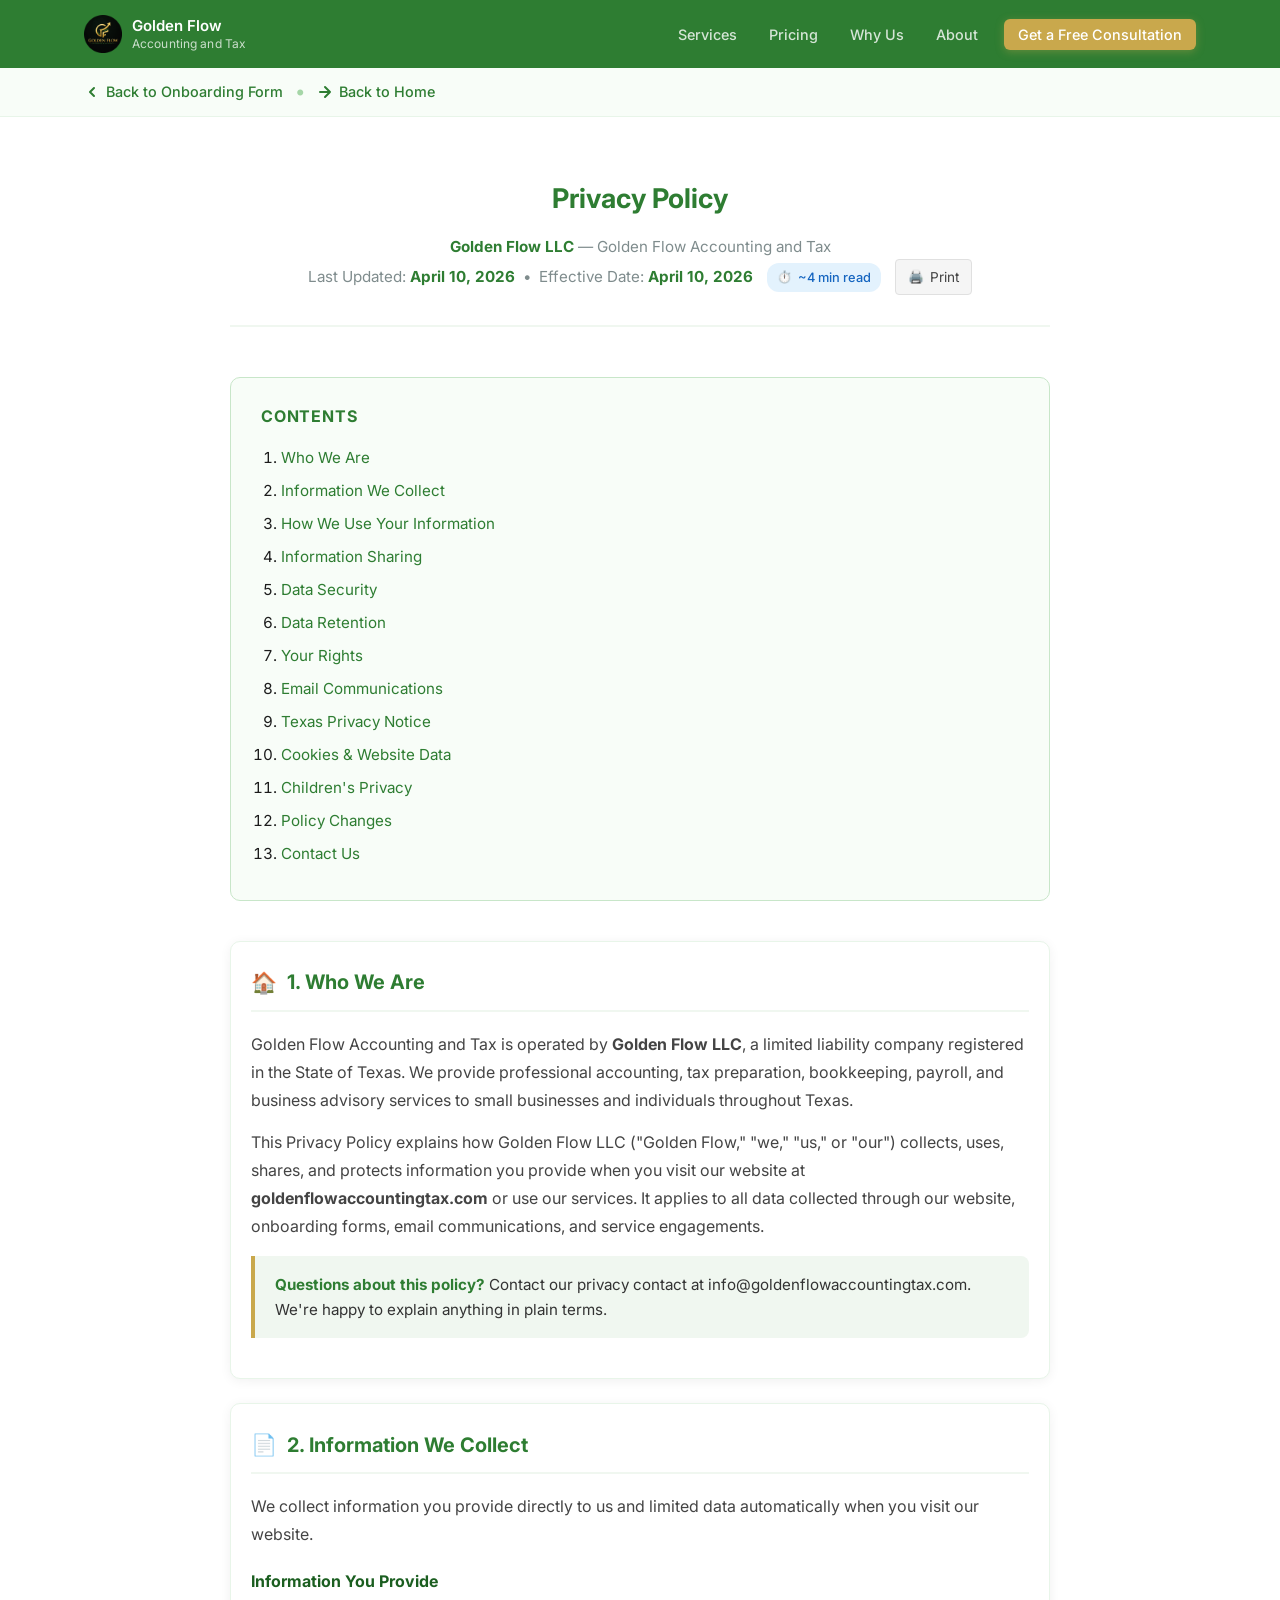
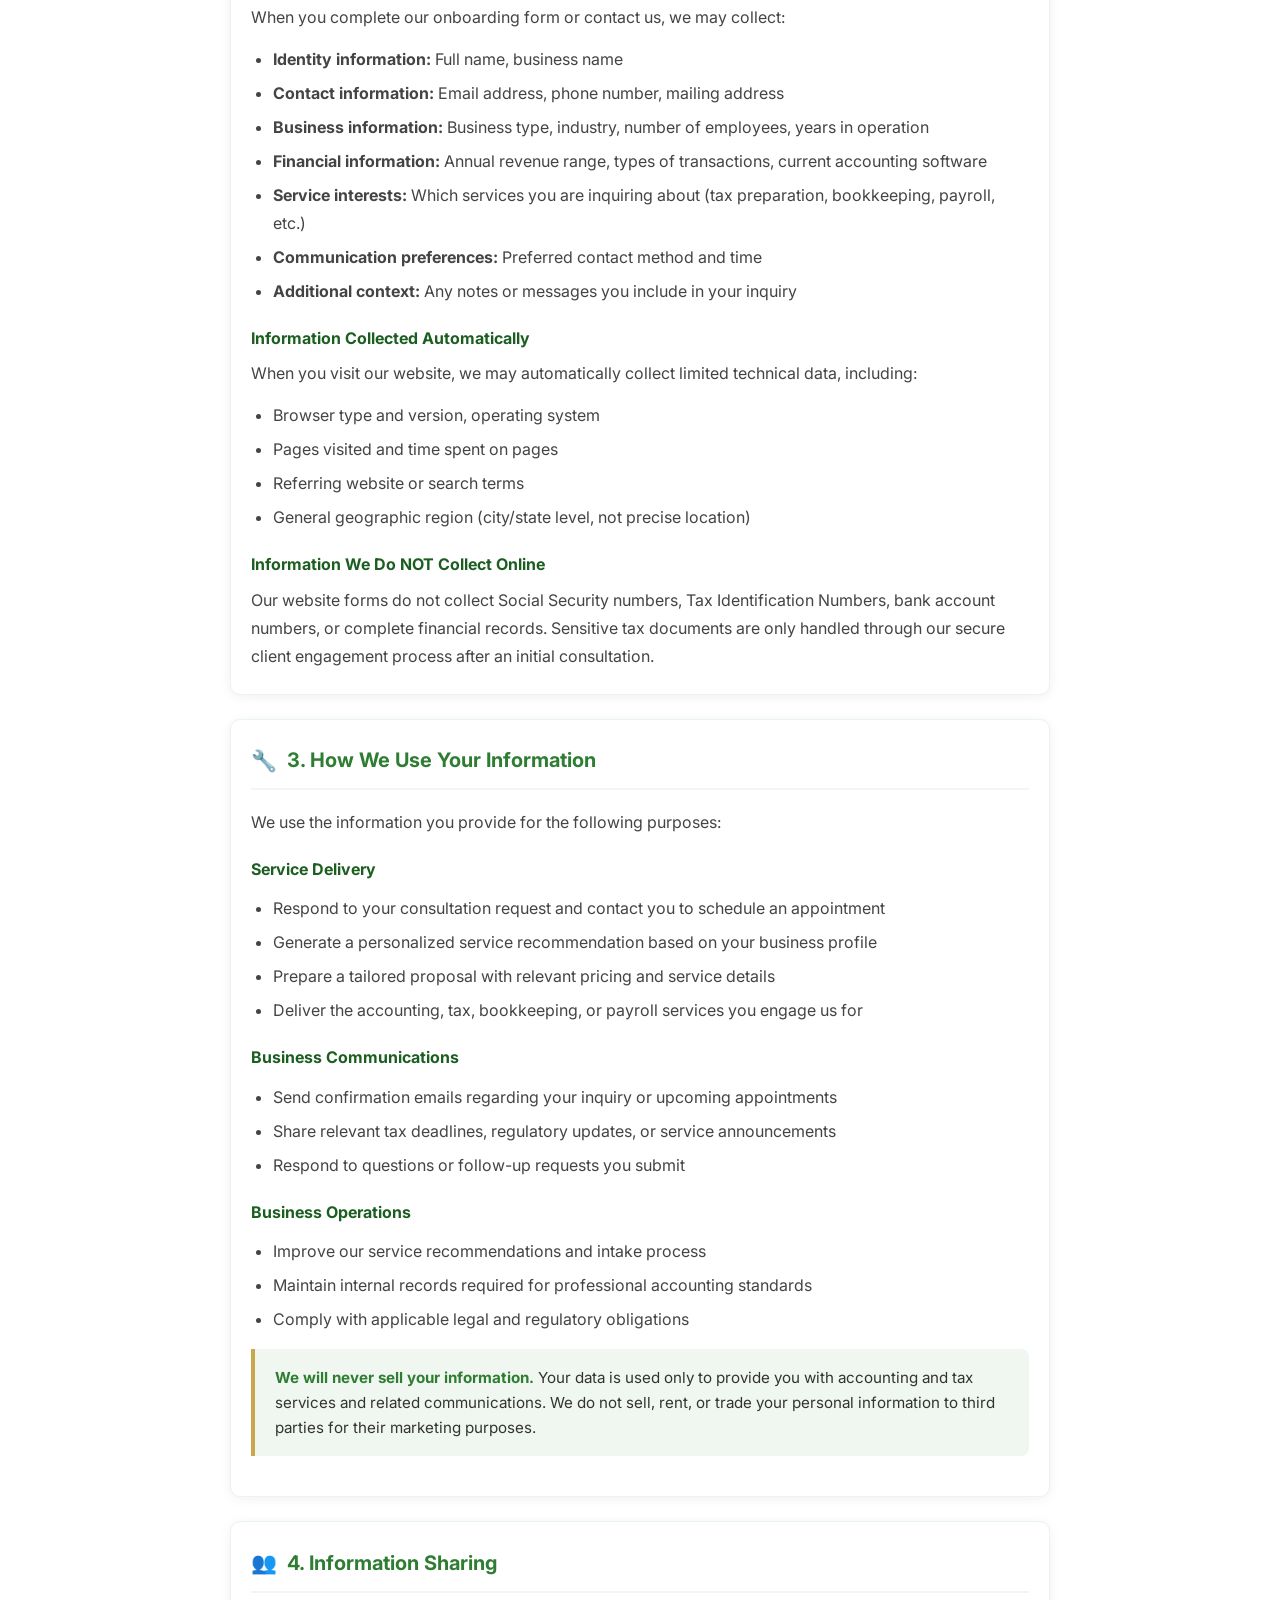
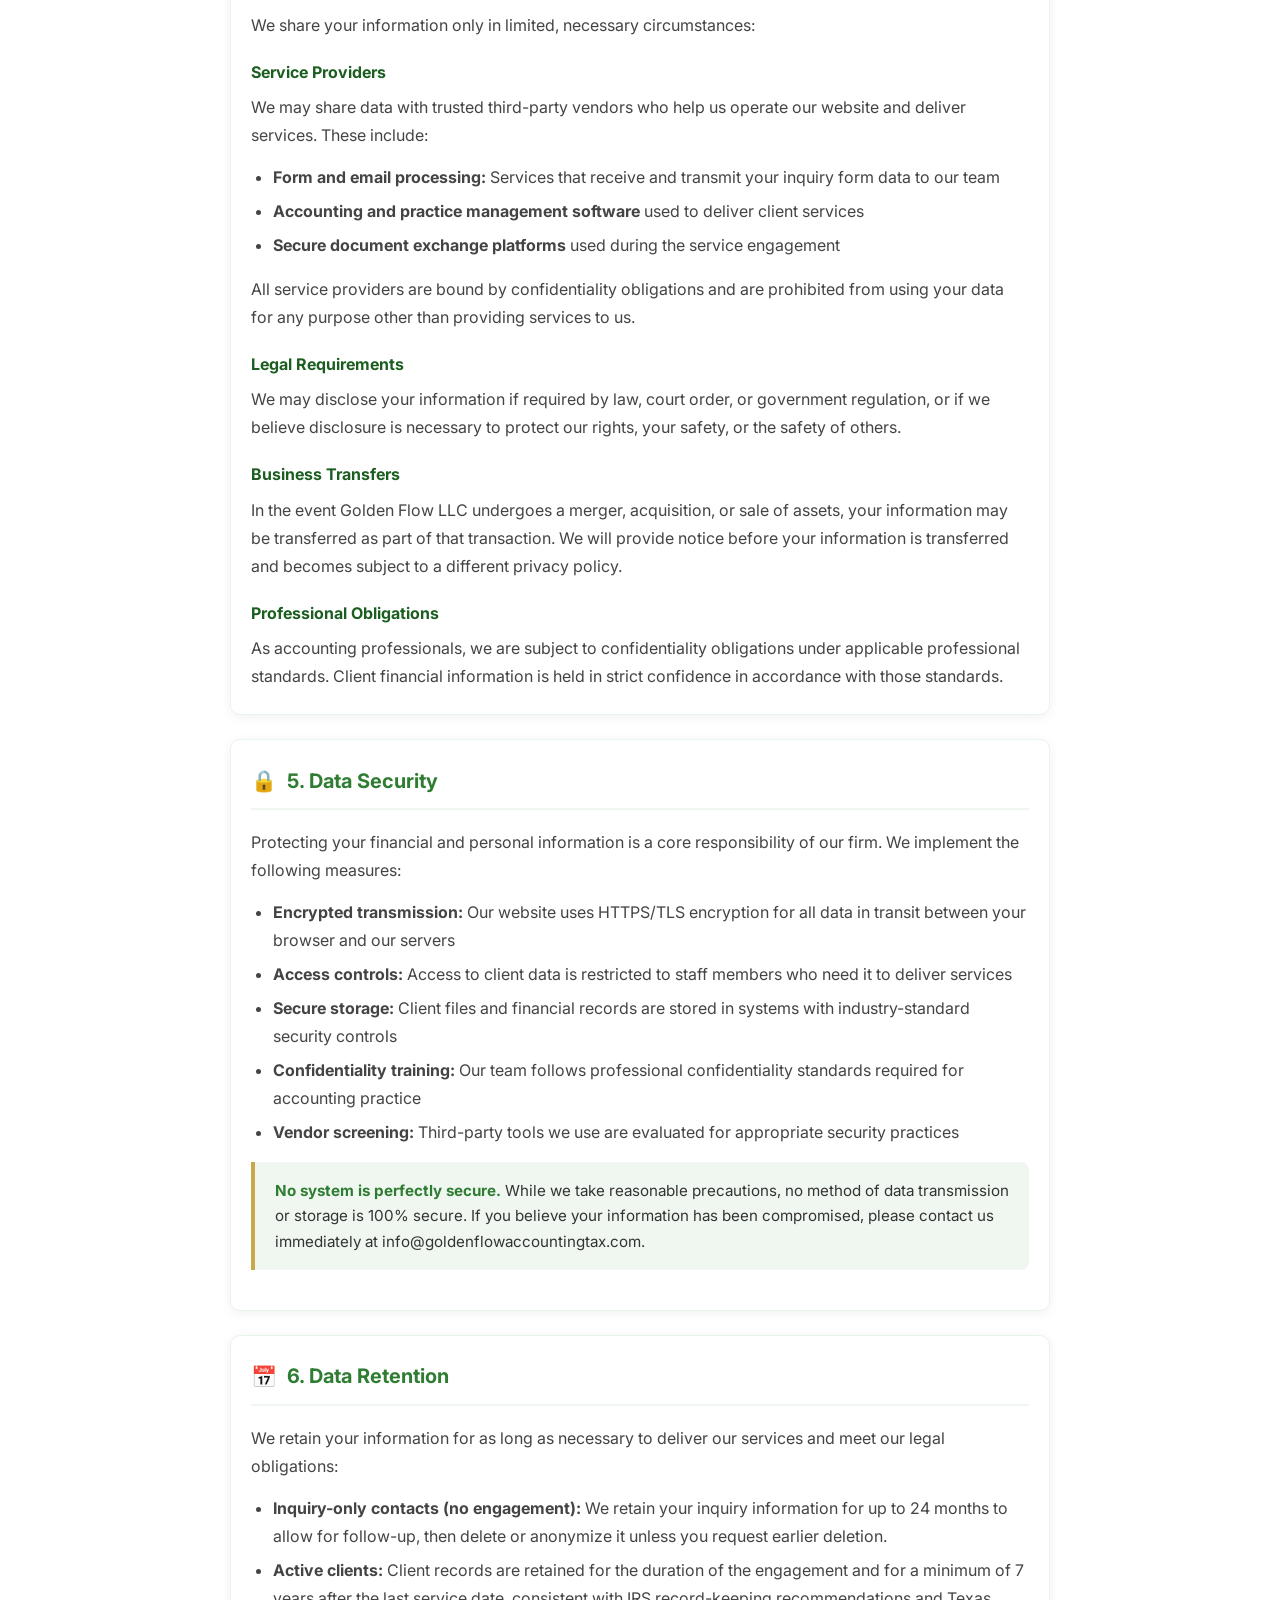
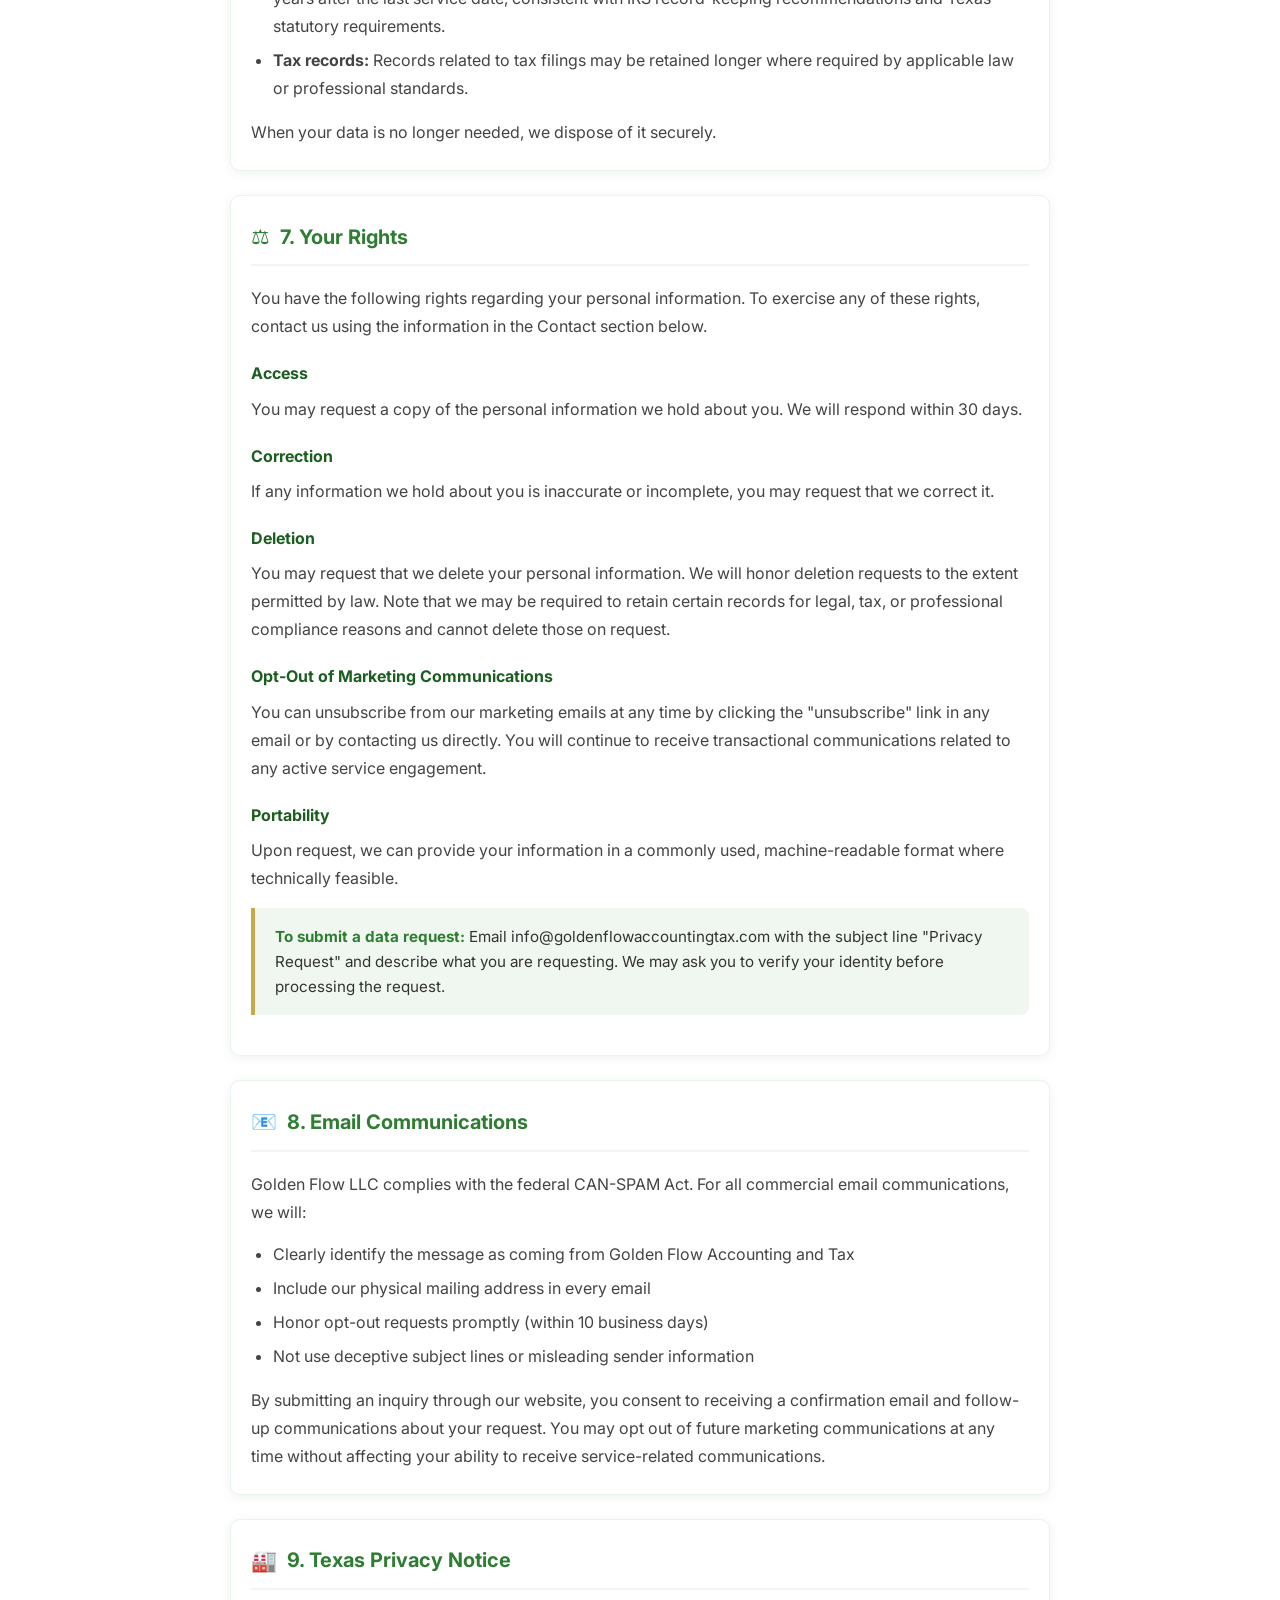
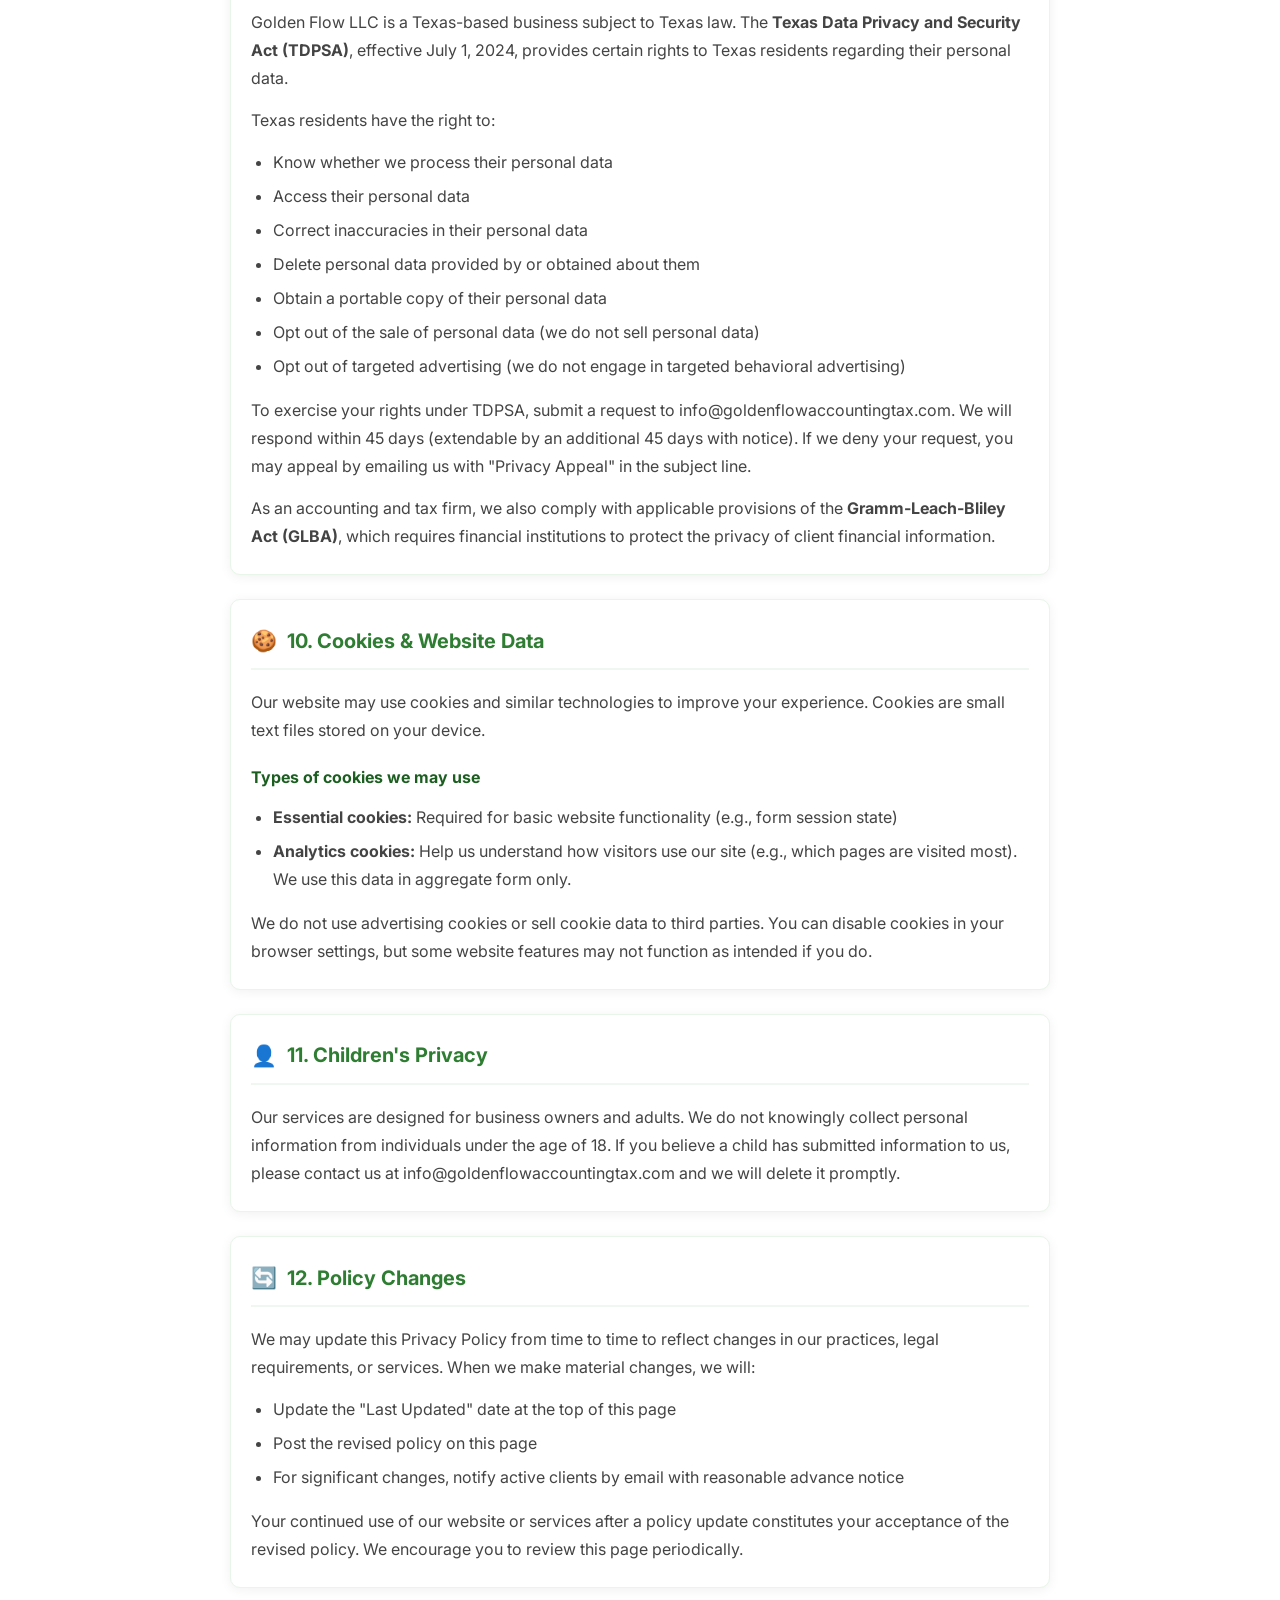
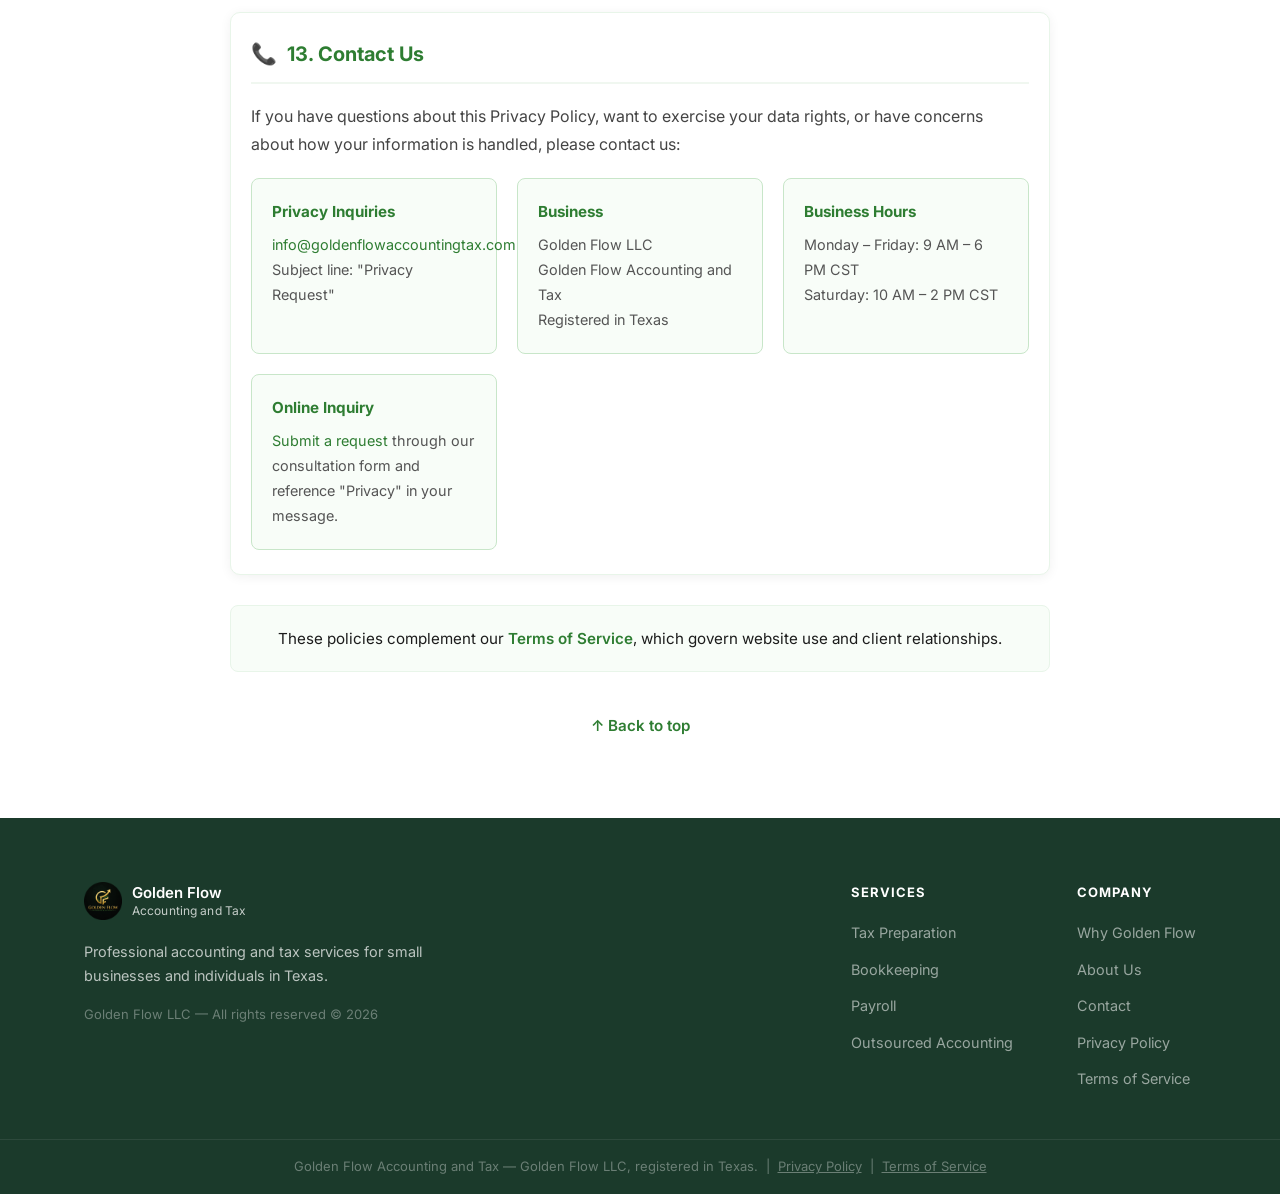
<file: pages/privacy-policy.html>
<!DOCTYPE html>
<html lang="en">
<head>
  <meta charset="UTF-8" />
  <meta name="viewport" content="width=device-width, initial-scale=1.0" />
  <meta name="description" content="Privacy Policy for Golden Flow Accounting and Tax. Learn how we collect, use, and protect your personal and financial information." />
  <meta property="og:title" content="Privacy Policy | Golden Flow Accounting and Tax" />
  <meta property="og:description" content="How Golden Flow LLC collects, uses, and protects your personal and financial information." />
  <meta property="og:type" content="website" />
  <meta property="og:url" content="https://goldenflowaccountingtax.com/pages/privacy-policy.html" />
  <meta property="og:image" content="https://goldenflowaccountingtax.com/assets/images/logos/logo.png" />
  <meta name="twitter:card" content="summary_large_image" />
  <title>Privacy Policy - Golden Flow Accounting and Tax</title>
  <link rel="stylesheet" href="../css/style.css" />
  <link rel="icon" href="../assets/favicon/favicon.png" type="image/png" />
  <link rel="preconnect" href="https://fonts.googleapis.com" />
  <link rel="preconnect" href="https://fonts.gstatic.com" crossorigin />
  <link href="https://fonts.googleapis.com/css2?family=Inter:wght@300;400;500;600;700&family=Merriweather:wght@400;700&display=swap" rel="stylesheet" />
  <style>
    .privacy-container {
      max-width: 860px;
      margin: 0 auto;
      padding: 60px 20px 80px;
    }
    .privacy-header {
      text-align: center;
      margin-bottom: 50px;
      padding-bottom: 30px;
      border-bottom: 2px solid #f0f7f0;
    }
    .privacy-header h1 {
      color: #2E7D32;
      font-size: 2.2rem;
      margin-bottom: 12px;
    }
    .privacy-meta {
      color: #7f8c8d;
      font-size: 0.95rem;
    }
    .privacy-meta strong {
      color: #2E7D32;
    }
    .toc {
      background: #f8fdf8;
      border: 1px solid #c8e6c9;
      border-radius: 10px;
      padding: 25px 30px;
      margin-bottom: 40px;
    }
    .toc h2 {
      color: #2E7D32;
      font-size: 1rem;
      text-transform: uppercase;
      letter-spacing: 0.05em;
      margin-bottom: 15px;
    }
    .toc ol {
      padding-left: 20px;
      margin: 0;
      columns: 2;
      column-gap: 20px;
    }
    .toc li {
      margin-bottom: 8px;
      font-size: 0.95rem;
    }
    .toc a {
      color: #2E7D32;
      text-decoration: none;
      transition: color 0.2s;
    }
    .toc a:hover {
      color: #1B5E20;
      text-decoration: underline;
    }
    .policy-section {
      background: white;
      border-radius: 10px;
      padding: 32px 36px;
      margin-bottom: 24px;
      box-shadow: 0 2px 12px rgba(0,0,0,0.06);
      border: 1px solid #e8f5e9;
      scroll-margin-top: 90px;
    }
    .policy-section h2 {
      color: #2E7D32;
      font-size: 1.25rem;
      margin-bottom: 18px;
      padding-bottom: 10px;
      border-bottom: 2px solid #f0f7f0;
      display: flex;
      align-items: center;
      gap: 10px;
    }
    .section-icon {
      font-size: 1.3rem;
      flex-shrink: 0;
    }
    .policy-section p {
      color: #444;
      line-height: 1.75;
      margin-bottom: 14px;
    }
    .policy-section p:last-child {
      margin-bottom: 0;
    }
    .policy-section ul, .policy-section ol {
      padding-left: 22px;
      margin: 12px 0 16px;
      color: #444;
      line-height: 1.75;
    }
    .policy-section ul { list-style: disc; }
    .policy-section ol { list-style: decimal; }
    .policy-section li {
      margin-bottom: 6px;
    }
    .policy-section h3 {
      color: #1B5E20;
      font-size: 1rem;
      margin: 20px 0 8px;
    }
    .highlight-box {
      background: #f0f7f0;
      border-left: 4px solid #C9A84C;
      border-radius: 0 8px 8px 0;
      padding: 16px 20px;
      margin: 16px 0;
      color: #333;
      font-size: 0.95rem;
    }
    .highlight-box strong {
      color: #2E7D32;
    }
    .contact-grid {
      display: grid;
      grid-template-columns: repeat(auto-fit, minmax(240px, 1fr));
      gap: 20px;
      margin-top: 20px;
    }
    .contact-card {
      background: #f8fdf8;
      border: 1px solid #c8e6c9;
      border-radius: 8px;
      padding: 20px;
    }
    .contact-card h4 {
      color: #2E7D32;
      margin-bottom: 8px;
      font-size: 0.95rem;
    }
    .contact-card p {
      margin: 0;
      font-size: 0.9rem;
      color: #555;
    }
    .contact-card a {
      color: #2E7D32;
      text-decoration: none;
    }
    .contact-card a:hover {
      text-decoration: underline;
    }
    .back-top {
      text-align: center;
      margin-top: 40px;
    }
    .back-top a {
      color: #2E7D32;
      font-weight: 600;
      text-decoration: none;
      font-size: 0.95rem;
    }
    .back-top a:hover {
      text-decoration: underline;
    }
        @media (max-width: 860px) {
      .toc ol { columns: 1; }
    }
    @media (max-width: 640px) {
      .privacy-container { padding: 40px 16px 60px; }
      .privacy-header h1 { font-size: 1.7rem; }
      .policy-section { padding: 24px 20px; }
    }
      .privacy-header h1 { font-size: 1.7rem; }
      .policy-section { padding: 24px 20px; }
      .toc ol { columns: 1; }
    }
    .skip-link { position: absolute; top: -100%; left: 0; background: #2E7D32; color: #fff; padding: 12px 20px; font-weight: 600; z-index: 9999; text-decoration: none; border-radius: 0 0 6px 0; }
    .skip-link:focus { top: 0; }
  
    /* Back Navigation */
    .back-nav {
      background: #f8fdf8;
      border-bottom: 1px solid #e8f5e9;
      padding: 12px 0;
      font-size: 0.9rem;
    }
    .back-nav .container {
      display: flex;
      align-items: center;
      gap: 12px;
    }
    .back-link {
      display: inline-flex;
      align-items: center;
      gap: 6px;
      color: #2E7D32;
      text-decoration: none;
      font-weight: 500;
      transition: color 0.2s;
    }
    .back-link:hover {
      color: #1B5E20;
      text-decoration: underline;
    }
    .back-link svg {
      flex-shrink: 0;
    }
    .nav-divider {
      color: #a5d6a7;
      font-size: 1.2rem;
      line-height: 1;
    }
    
    /* Last Updated styling */
    .policy-subtitle {
      display: inline-flex;
      align-items: center;
      gap: 8px;
      background: #f0f7f0;
      color: #2E7D32;
      padding: 6px 12px;
      border-radius: 20px;
      font-size: 0.85rem;
      font-weight: 500;
      margin-top: 8px;
    }
    .policy-subtitle::before {
      content: "🔄";
      font-size: 0.8rem;
    }
    
    /* Callout boxes for important text */
    .callout-box {
      background: #fff8e1;
      border-left: 4px solid #FFC107;
      border-radius: 6px;
      padding: 16px 20px;
      margin: 20px 0;
      font-size: 0.95rem;
      line-height: 1.5;
    }
    .callout-box strong {
      color: #FF8F00;
    }
    
    /* Read time indicator */
    .read-time {
      display: inline-flex;
      align-items: center;
      gap: 6px;
      background: #e3f2fd;
      color: #1565C0;
      padding: 4px 10px;
      border-radius: 12px;
      font-size: 0.8rem;
      font-weight: 500;
      margin-left: 10px;
    }
    .read-time::before {
      content: "⏱️";
      font-size: 0.75rem;
    }
    
    /* Print button */
    .print-button {
      display: inline-flex;
      align-items: center;
      gap: 6px;
      background: #f5f5f5;
      color: #424242;
      padding: 6px 12px;
      border-radius: 4px;
      font-size: 0.85rem;
      text-decoration: none;
      border: 1px solid #e0e0e0;
      margin-left: 10px;
      transition: all 0.2s;
    }
    .print-button:hover {
      background: #eeeeee;
      border-color: #bdbdbd;
    }
    .print-button::before {
      content: "🖨️";
      font-size: 0.8rem;
    }
    /* Policy note for cross-references */
    .policy-note {
      background: #f8fdf8;
      border: 1px solid #e8f5e9;
      border-radius: 8px;
      padding: 20px;
      margin: 30px 0;
      text-align: center;
      font-size: 0.95rem;
    }
    .policy-note a {
      color: #2E7D32;
      font-weight: 600;
      text-decoration: none;
    }
    .policy-note a:hover {
      text-decoration: underline;
    }</style>
</head>
<body>
  <a href="#main-content" class="skip-link">Skip to main content</a>

  <!-- ===== NAVIGATION ===== -->
  <header class="site-header" id="site-header">
    <nav class="nav container">
      <a href="../index.html" class="nav-logo">
        <img src="../assets/images/logos/logo.png?v=6" alt="Golden Flow Accounting and Tax" class="logo-image" />
        <span class="logo-text">Golden Flow <em>Accounting and Tax</em></span>
      </a>
      <button class="nav-toggle" id="navToggle" aria-label="Toggle navigation" aria-expanded="false">
        <span></span><span></span><span></span>
      </button>
      <ul class="nav-links" id="navLinks">
        <li><a href="../index.html#services">Services</a></li>
        <li><a href="../index.html#pricing">Pricing</a></li>
        <li><a href="../index.html#why-us">Why Us</a></li>
        <li><a href="../index.html#about">About</a></li>
        <li><a href="onboarding.html" class="nav-cta">Get a Free Consultation</a></li>
      </ul>
    </nav>
  </header>

  <!-- Back navigation for users coming from onboarding form -->
  <div class="back-nav" role="navigation" aria-label="Page navigation">
    <div class="container">
      <a href="onboarding.html" class="back-link">
        <svg width="16" height="16" viewBox="0 0 16 16" fill="none" xmlns="http://www.w3.org/2000/svg" aria-hidden="true">
          <path d="M10 4L6 8L10 12" stroke="currentColor" stroke-width="2" stroke-linecap="round" stroke-linejoin="round"/>
        </svg>
        Back to Onboarding Form
      </a>
      <span class="nav-divider">•</span>
      <a href="../index.html" class="back-link">
        <svg width="16" height="16" viewBox="0 0 16 16" fill="none" xmlns="http://www.w3.org/2000/svg" aria-hidden="true">
          <path d="M3 8H13M8 3L13 8L8 13" stroke="currentColor" stroke-width="2" stroke-linecap="round" stroke-linejoin="round"/>
        </svg>
        Back to Home
      </a>
    </div>
  </div>

  <main id="main-content">
    <div class="privacy-container">

      <!-- Header -->
      <div class="privacy-header">
        <h1>Privacy Policy</h1>
        <p class="privacy-meta">
          <strong>Golden Flow LLC</strong> &mdash; Golden Flow Accounting and Tax<br />
          Last Updated: <strong>April 10, 2026</strong> &nbsp;&bull;&nbsp; Effective Date: <strong>April 10, 2026</strong>
          <span class="read-time">~4 min read</span>
          <a href="javascript:window.print()" class="print-button" title="Print this page">Print</a>
        </p>
      </div>

      <!-- Table of Contents -->
      <nav class="toc" aria-label="Policy sections">
        <h2>Contents</h2>
        <ol>
          <li><a href="#who-we-are">Who We Are</a></li>
          <li><a href="#data-collected">Information We Collect</a></li>
          <li><a href="#how-we-use">How We Use Your Information</a></li>
          <li><a href="#data-sharing">Information Sharing</a></li>
          <li><a href="#data-security">Data Security</a></li>
          <li><a href="#data-retention">Data Retention</a></li>
          <li><a href="#your-rights">Your Rights</a></li>
          <li><a href="#communications">Email Communications</a></li>
          <li><a href="#texas-law">Texas Privacy Notice</a></li>
          <li><a href="#cookies">Cookies &amp; Website Data</a></li>
          <li><a href="#children">Children's Privacy</a></li>
          <li><a href="#policy-changes">Policy Changes</a></li>
          <li><a href="#contact-privacy">Contact Us</a></li>
        </ol>
      </nav>

      <!-- 1. Who We Are -->
      <section class="policy-section" id="who-we-are">
        <h2><span class="section-icon">&#127968;</span> 1. Who We Are</h2>
        <p>
          Golden Flow Accounting and Tax is operated by <strong>Golden Flow LLC</strong>, a limited liability company registered in the State of Texas. We provide professional accounting, tax preparation, bookkeeping, payroll, and business advisory services to small businesses and individuals throughout Texas.
        </p>
        <p>
          This Privacy Policy explains how Golden Flow LLC ("Golden Flow," "we," "us," or "our") collects, uses, shares, and protects information you provide when you visit our website at <strong>goldenflowaccountingtax.com</strong> or use our services. It applies to all data collected through our website, onboarding forms, email communications, and service engagements.
        </p>
        <div class="highlight-box">
          <strong>Questions about this policy?</strong> Contact our privacy contact at <a href="mailto:info@goldenflowaccountingtax.com">info@goldenflowaccountingtax.com</a>. We're happy to explain anything in plain terms.
        </div>
      </section>

      <!-- 2. Information We Collect -->
      <section class="policy-section" id="data-collected">
        <h2><span class="section-icon">&#128196;</span> 2. Information We Collect</h2>
        <p>We collect information you provide directly to us and limited data automatically when you visit our website.</p>

        <h3>Information You Provide</h3>
        <p>When you complete our onboarding form or contact us, we may collect:</p>
        <ul>
          <li><strong>Identity information:</strong> Full name, business name</li>
          <li><strong>Contact information:</strong> Email address, phone number, mailing address</li>
          <li><strong>Business information:</strong> Business type, industry, number of employees, years in operation</li>
          <li><strong>Financial information:</strong> Annual revenue range, types of transactions, current accounting software</li>
          <li><strong>Service interests:</strong> Which services you are inquiring about (tax preparation, bookkeeping, payroll, etc.)</li>
          <li><strong>Communication preferences:</strong> Preferred contact method and time</li>
          <li><strong>Additional context:</strong> Any notes or messages you include in your inquiry</li>
        </ul>

        <h3>Information Collected Automatically</h3>
        <p>When you visit our website, we may automatically collect limited technical data, including:</p>
        <ul>
          <li>Browser type and version, operating system</li>
          <li>Pages visited and time spent on pages</li>
          <li>Referring website or search terms</li>
          <li>General geographic region (city/state level, not precise location)</li>
        </ul>

        <h3>Information We Do NOT Collect Online</h3>
        <p>Our website forms do not collect Social Security numbers, Tax Identification Numbers, bank account numbers, or complete financial records. Sensitive tax documents are only handled through our secure client engagement process after an initial consultation.</p>
      </section>

      <!-- 3. How We Use -->
      <section class="policy-section" id="how-we-use">
        <h2><span class="section-icon">&#128295;</span> 3. How We Use Your Information</h2>
        <p>We use the information you provide for the following purposes:</p>

        <h3>Service Delivery</h3>
        <ul>
          <li>Respond to your consultation request and contact you to schedule an appointment</li>
          <li>Generate a personalized service recommendation based on your business profile</li>
          <li>Prepare a tailored proposal with relevant pricing and service details</li>
          <li>Deliver the accounting, tax, bookkeeping, or payroll services you engage us for</li>
        </ul>

        <h3>Business Communications</h3>
        <ul>
          <li>Send confirmation emails regarding your inquiry or upcoming appointments</li>
          <li>Share relevant tax deadlines, regulatory updates, or service announcements</li>
          <li>Respond to questions or follow-up requests you submit</li>
        </ul>

        <h3>Business Operations</h3>
        <ul>
          <li>Improve our service recommendations and intake process</li>
          <li>Maintain internal records required for professional accounting standards</li>
          <li>Comply with applicable legal and regulatory obligations</li>
        </ul>

        <div class="highlight-box">
          <strong>We will never sell your information.</strong> Your data is used only to provide you with accounting and tax services and related communications. We do not sell, rent, or trade your personal information to third parties for their marketing purposes.
        </div>
      </section>

      <!-- 4. Information Sharing -->
      <section class="policy-section" id="data-sharing">
        <h2><span class="section-icon">&#128101;</span> 4. Information Sharing</h2>
        <p>We share your information only in limited, necessary circumstances:</p>

        <h3>Service Providers</h3>
        <p>We may share data with trusted third-party vendors who help us operate our website and deliver services. These include:</p>
        <ul>
          <li><strong>Form and email processing:</strong> Services that receive and transmit your inquiry form data to our team</li>
          <li><strong>Accounting and practice management software</strong> used to deliver client services</li>
          <li><strong>Secure document exchange platforms</strong> used during the service engagement</li>
        </ul>
        <p>All service providers are bound by confidentiality obligations and are prohibited from using your data for any purpose other than providing services to us.</p>

        <h3>Legal Requirements</h3>
        <p>We may disclose your information if required by law, court order, or government regulation, or if we believe disclosure is necessary to protect our rights, your safety, or the safety of others.</p>

        <h3>Business Transfers</h3>
        <p>In the event Golden Flow LLC undergoes a merger, acquisition, or sale of assets, your information may be transferred as part of that transaction. We will provide notice before your information is transferred and becomes subject to a different privacy policy.</p>

        <h3>Professional Obligations</h3>
        <p>As accounting professionals, we are subject to confidentiality obligations under applicable professional standards. Client financial information is held in strict confidence in accordance with those standards.</p>
      </section>

      <!-- 5. Data Security -->
      <section class="policy-section" id="data-security">
        <h2><span class="section-icon">&#128274;</span> 5. Data Security</h2>
        <p>Protecting your financial and personal information is a core responsibility of our firm. We implement the following measures:</p>
        <ul>
          <li><strong>Encrypted transmission:</strong> Our website uses HTTPS/TLS encryption for all data in transit between your browser and our servers</li>
          <li><strong>Access controls:</strong> Access to client data is restricted to staff members who need it to deliver services</li>
          <li><strong>Secure storage:</strong> Client files and financial records are stored in systems with industry-standard security controls</li>
          <li><strong>Confidentiality training:</strong> Our team follows professional confidentiality standards required for accounting practice</li>
          <li><strong>Vendor screening:</strong> Third-party tools we use are evaluated for appropriate security practices</li>
        </ul>
        <div class="highlight-box">
          <strong>No system is perfectly secure.</strong> While we take reasonable precautions, no method of data transmission or storage is 100% secure. If you believe your information has been compromised, please contact us immediately at <a href="mailto:info@goldenflowaccountingtax.com">info@goldenflowaccountingtax.com</a>.
        </div>
      </section>

      <!-- 6. Data Retention -->
      <section class="policy-section" id="data-retention">
        <h2><span class="section-icon">&#128197;</span> 6. Data Retention</h2>
        <p>We retain your information for as long as necessary to deliver our services and meet our legal obligations:</p>
        <ul>
          <li><strong>Inquiry-only contacts (no engagement):</strong> We retain your inquiry information for up to 24 months to allow for follow-up, then delete or anonymize it unless you request earlier deletion.</li>
          <li><strong>Active clients:</strong> Client records are retained for the duration of the engagement and for a minimum of 7 years after the last service date, consistent with IRS record-keeping recommendations and Texas statutory requirements.</li>
          <li><strong>Tax records:</strong> Records related to tax filings may be retained longer where required by applicable law or professional standards.</li>
        </ul>
        <p>When your data is no longer needed, we dispose of it securely.</p>
      </section>

      <!-- 7. Your Rights -->
      <section class="policy-section" id="your-rights">
        <h2><span class="section-icon">&#9878;&#65039;</span> 7. Your Rights</h2>
        <p>You have the following rights regarding your personal information. To exercise any of these rights, contact us using the information in the Contact section below.</p>

        <h3>Access</h3>
        <p>You may request a copy of the personal information we hold about you. We will respond within 30 days.</p>

        <h3>Correction</h3>
        <p>If any information we hold about you is inaccurate or incomplete, you may request that we correct it.</p>

        <h3>Deletion</h3>
        <p>You may request that we delete your personal information. We will honor deletion requests to the extent permitted by law. Note that we may be required to retain certain records for legal, tax, or professional compliance reasons and cannot delete those on request.</p>

        <h3>Opt-Out of Marketing Communications</h3>
        <p>You can unsubscribe from our marketing emails at any time by clicking the "unsubscribe" link in any email or by contacting us directly. You will continue to receive transactional communications related to any active service engagement.</p>

        <h3>Portability</h3>
        <p>Upon request, we can provide your information in a commonly used, machine-readable format where technically feasible.</p>

        <div class="highlight-box">
          <strong>To submit a data request:</strong> Email <a href="mailto:info@goldenflowaccountingtax.com">info@goldenflowaccountingtax.com</a> with the subject line "Privacy Request" and describe what you are requesting. We may ask you to verify your identity before processing the request.
        </div>
      </section>

      <!-- 8. Email Communications -->
      <section class="policy-section" id="communications">
        <h2><span class="section-icon">&#128231;</span> 8. Email Communications</h2>
        <p>Golden Flow LLC complies with the federal CAN-SPAM Act. For all commercial email communications, we will:</p>
        <ul>
          <li>Clearly identify the message as coming from Golden Flow Accounting and Tax</li>
          <li>Include our physical mailing address in every email</li>
          <li>Honor opt-out requests promptly (within 10 business days)</li>
          <li>Not use deceptive subject lines or misleading sender information</li>
        </ul>
        <p>
          By submitting an inquiry through our website, you consent to receiving a confirmation email and follow-up communications about your request. You may opt out of future marketing communications at any time without affecting your ability to receive service-related communications.
        </p>
      </section>

      <!-- 9. Texas Privacy Notice -->
      <section class="policy-section" id="texas-law">
        <h2><span class="section-icon">&#127981;</span> 9. Texas Privacy Notice</h2>
        <p>
          Golden Flow LLC is a Texas-based business subject to Texas law. The <strong>Texas Data Privacy and Security Act (TDPSA)</strong>, effective July 1, 2024, provides certain rights to Texas residents regarding their personal data.
        </p>
        <p>Texas residents have the right to:</p>
        <ul>
          <li>Know whether we process their personal data</li>
          <li>Access their personal data</li>
          <li>Correct inaccuracies in their personal data</li>
          <li>Delete personal data provided by or obtained about them</li>
          <li>Obtain a portable copy of their personal data</li>
          <li>Opt out of the sale of personal data (we do not sell personal data)</li>
          <li>Opt out of targeted advertising (we do not engage in targeted behavioral advertising)</li>
        </ul>
        <p>
          To exercise your rights under TDPSA, submit a request to <a href="mailto:info@goldenflowaccountingtax.com">info@goldenflowaccountingtax.com</a>. We will respond within 45 days (extendable by an additional 45 days with notice). If we deny your request, you may appeal by emailing us with "Privacy Appeal" in the subject line.
        </p>
        <p>
          As an accounting and tax firm, we also comply with applicable provisions of the <strong>Gramm-Leach-Bliley Act (GLBA)</strong>, which requires financial institutions to protect the privacy of client financial information.
        </p>
      </section>

      <!-- 10. Cookies -->
      <section class="policy-section" id="cookies">
        <h2><span class="section-icon">&#127850;</span> 10. Cookies &amp; Website Data</h2>
        <p>
          Our website may use cookies and similar technologies to improve your experience. Cookies are small text files stored on your device.
        </p>
        <h3>Types of cookies we may use</h3>
        <ul>
          <li><strong>Essential cookies:</strong> Required for basic website functionality (e.g., form session state)</li>
          <li><strong>Analytics cookies:</strong> Help us understand how visitors use our site (e.g., which pages are visited most). We use this data in aggregate form only.</li>
        </ul>
        <p>
          We do not use advertising cookies or sell cookie data to third parties. You can disable cookies in your browser settings, but some website features may not function as intended if you do.
        </p>
      </section>

      <!-- 11. Children -->
      <section class="policy-section" id="children">
        <h2><span class="section-icon">&#128100;</span> 11. Children's Privacy</h2>
        <p>
          Our services are designed for business owners and adults. We do not knowingly collect personal information from individuals under the age of 18. If you believe a child has submitted information to us, please contact us at <a href="mailto:info@goldenflowaccountingtax.com">info@goldenflowaccountingtax.com</a> and we will delete it promptly.
        </p>
      </section>

      <!-- 12. Policy Changes -->
      <section class="policy-section" id="policy-changes">
        <h2><span class="section-icon">&#128260;</span> 12. Policy Changes</h2>
        <p>
          We may update this Privacy Policy from time to time to reflect changes in our practices, legal requirements, or services. When we make material changes, we will:
        </p>
        <ul>
          <li>Update the "Last Updated" date at the top of this page</li>
          <li>Post the revised policy on this page</li>
          <li>For significant changes, notify active clients by email with reasonable advance notice</li>
        </ul>
        <p>
          Your continued use of our website or services after a policy update constitutes your acceptance of the revised policy. We encourage you to review this page periodically.
        </p>
      </section>

      <!-- 13. Contact -->
      <section class="policy-section" id="contact-privacy">
        <h2><span class="section-icon">&#128222;</span> 13. Contact Us</h2>
        <p>
          If you have questions about this Privacy Policy, want to exercise your data rights, or have concerns about how your information is handled, please contact us:
        </p>
        <div class="contact-grid">
          <div class="contact-card">
            <h4>Privacy Inquiries</h4>
            <p><a href="mailto:info@goldenflowaccountingtax.com">info@goldenflowaccountingtax.com</a></p>
            <p>Subject line: "Privacy Request"</p>
          </div>
          <div class="contact-card">
            <h4>Business</h4>
            <p>Golden Flow LLC</p>
            <p>Golden Flow Accounting and Tax</p>
            <p>Registered in Texas</p>
          </div>
          <div class="contact-card">
            <h4>Business Hours</h4>
            <p>Monday &ndash; Friday: 9 AM &ndash; 6 PM CST</p>
            <p>Saturday: 10 AM &ndash; 2 PM CST</p>
          </div>
          <div class="contact-card">
            <h4>Online Inquiry</h4>
            <p><a href="onboarding.html">Submit a request</a> through our consultation form and reference "Privacy" in your message.</p>
          </div>
        </div>
      </section>

      <div class="policy-note">
        <p>These policies complement our <a href="terms-of-service.html">Terms of Service</a>, which govern website use and client relationships.</p>
      </div>

      <div class="back-top">
        <a href="#main-content">&#8593; Back to top</a>
      </div>

    </div>
  </main>

  <footer class="site-footer">
    <div class="container footer-inner">
      <div class="footer-brand">
        <a href="../index.html" class="nav-logo">
          <img src="../assets/images/logos/logo.png?v=6" alt="Golden Flow Accounting and Tax" class="logo-image" />
          <span class="logo-text">Golden Flow <em>Accounting and Tax</em></span>
        </a>
        <p>Professional accounting and tax services for small businesses and individuals in Texas.</p>
        <p class="footer-legal">Golden Flow LLC &mdash; All rights reserved &copy; <span id="year"></span></p>
      </div>
      <nav class="footer-nav" aria-label="Footer navigation">
        <div class="footer-nav-col">
          <h4>Services</h4>
          <ul>
            <li><a href="../index.html#services">Tax Preparation</a></li>
            <li><a href="../index.html#services">Bookkeeping</a></li>
            <li><a href="../index.html#services">Payroll</a></li>
            <li><a href="../index.html#services">Outsourced Accounting</a></li>
          </ul>
        </div>
        <div class="footer-nav-col">
          <h4>Company</h4>
          <ul>
            <li><a href="../index.html#why-us">Why Golden Flow</a></li>
            <li><a href="../index.html#about">About Us</a></li>
            <li><a href="onboarding.html">Contact</a></li>
            <li><a href="privacy-policy.html">Privacy Policy</a></li>
            <li><a href="terms-of-service.html">Terms of Service</a></li>
          </ul>
        </div>
      </nav>
    </div>
    <div class="footer-bar">
      <div class="container">
        <p>Golden Flow Accounting and Tax — Golden Flow LLC, registered in Texas. &nbsp;|&nbsp; <a href="privacy-policy.html" style="color: inherit; text-decoration: underline;">Privacy Policy</a> &nbsp;|&nbsp; <a href="terms-of-service.html" style="color: inherit; text-decoration: underline;">Terms of Service</a></p>
      </div>
    </div>
  </footer>

  <script>
    document.getElementById('year').textContent = new Date().getFullYear();

    const header = document.getElementById('site-header');
    window.addEventListener('scroll', () => {
      header.classList.toggle('scrolled', window.scrollY > 20);
    }, { passive: true });

    const navToggle = document.getElementById('navToggle');
    const navLinks = document.getElementById('navLinks');
    if (navToggle && navLinks) {
      navToggle.addEventListener('click', () => {
        const expanded = navToggle.getAttribute('aria-expanded') === 'true';
        navToggle.setAttribute('aria-expanded', !expanded);
        navLinks.classList.toggle('open');
      });
    }
  </script>
</body>
</html>
</file>
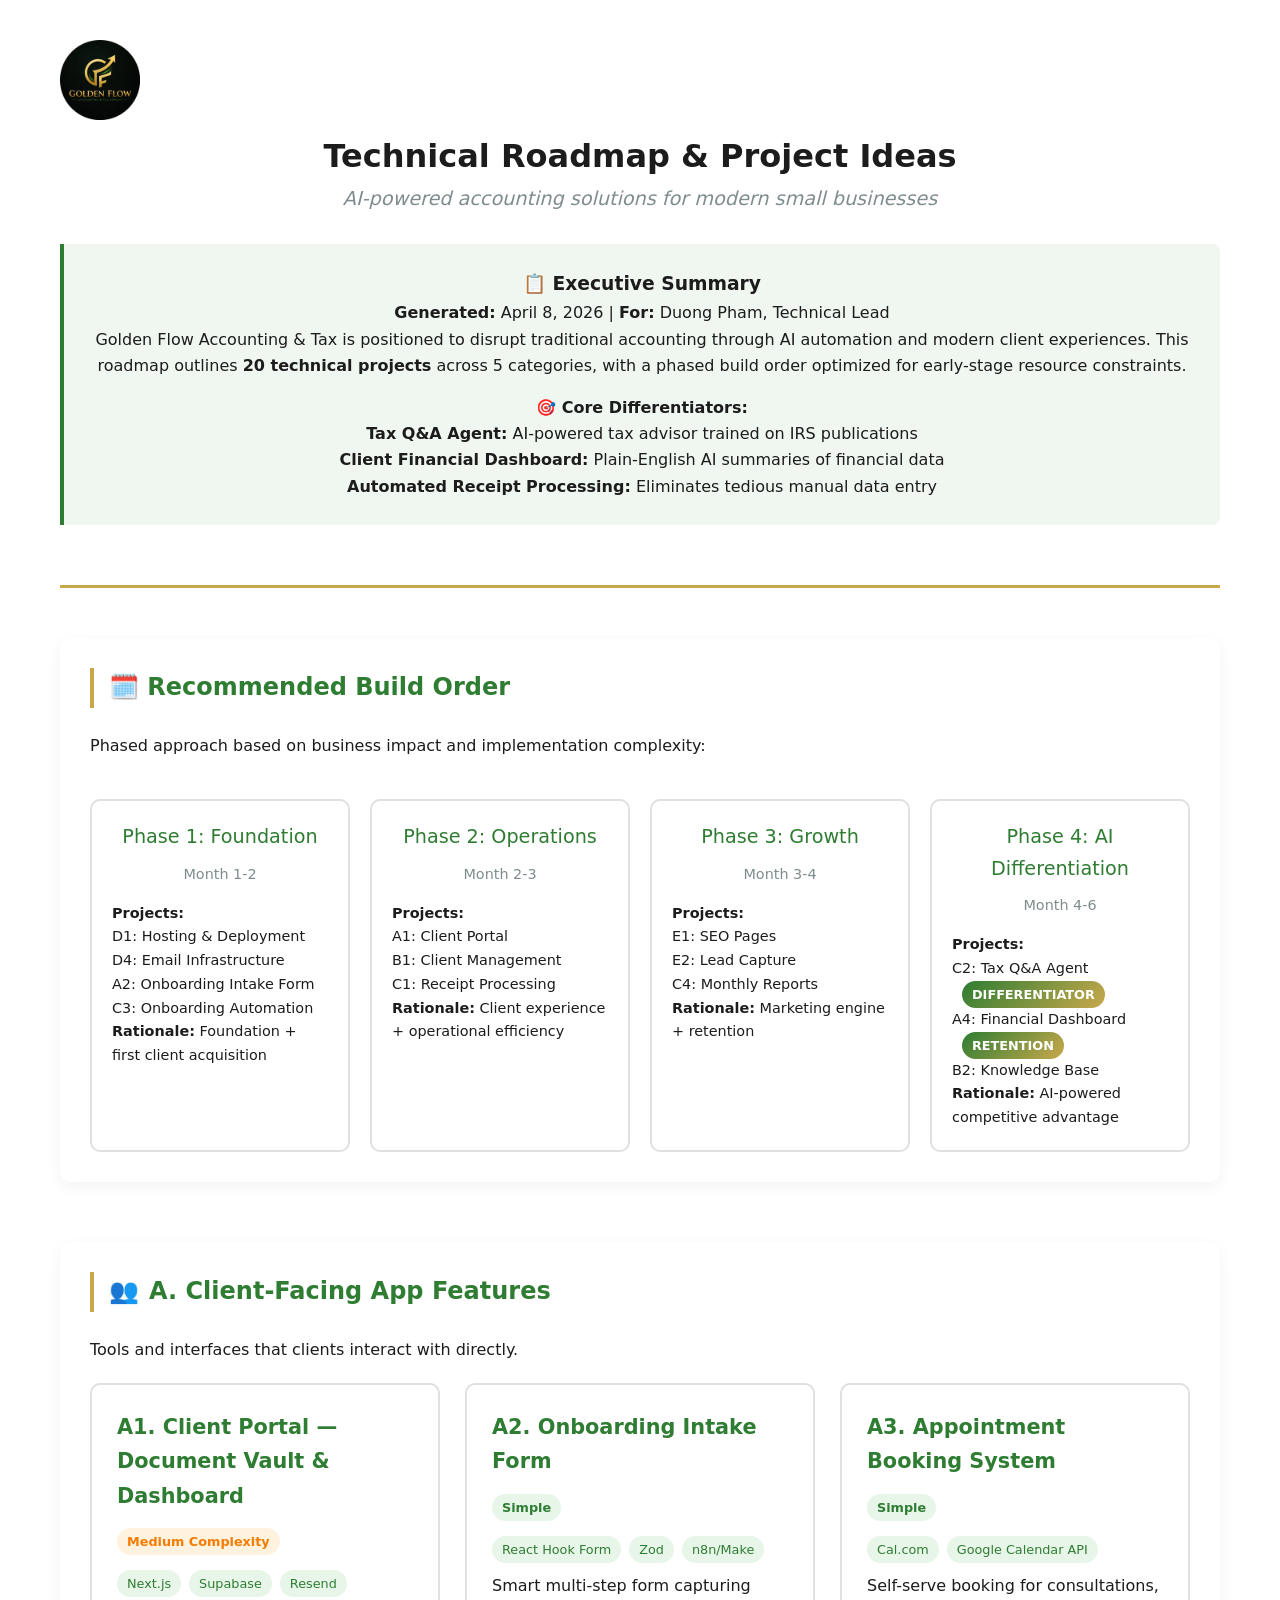
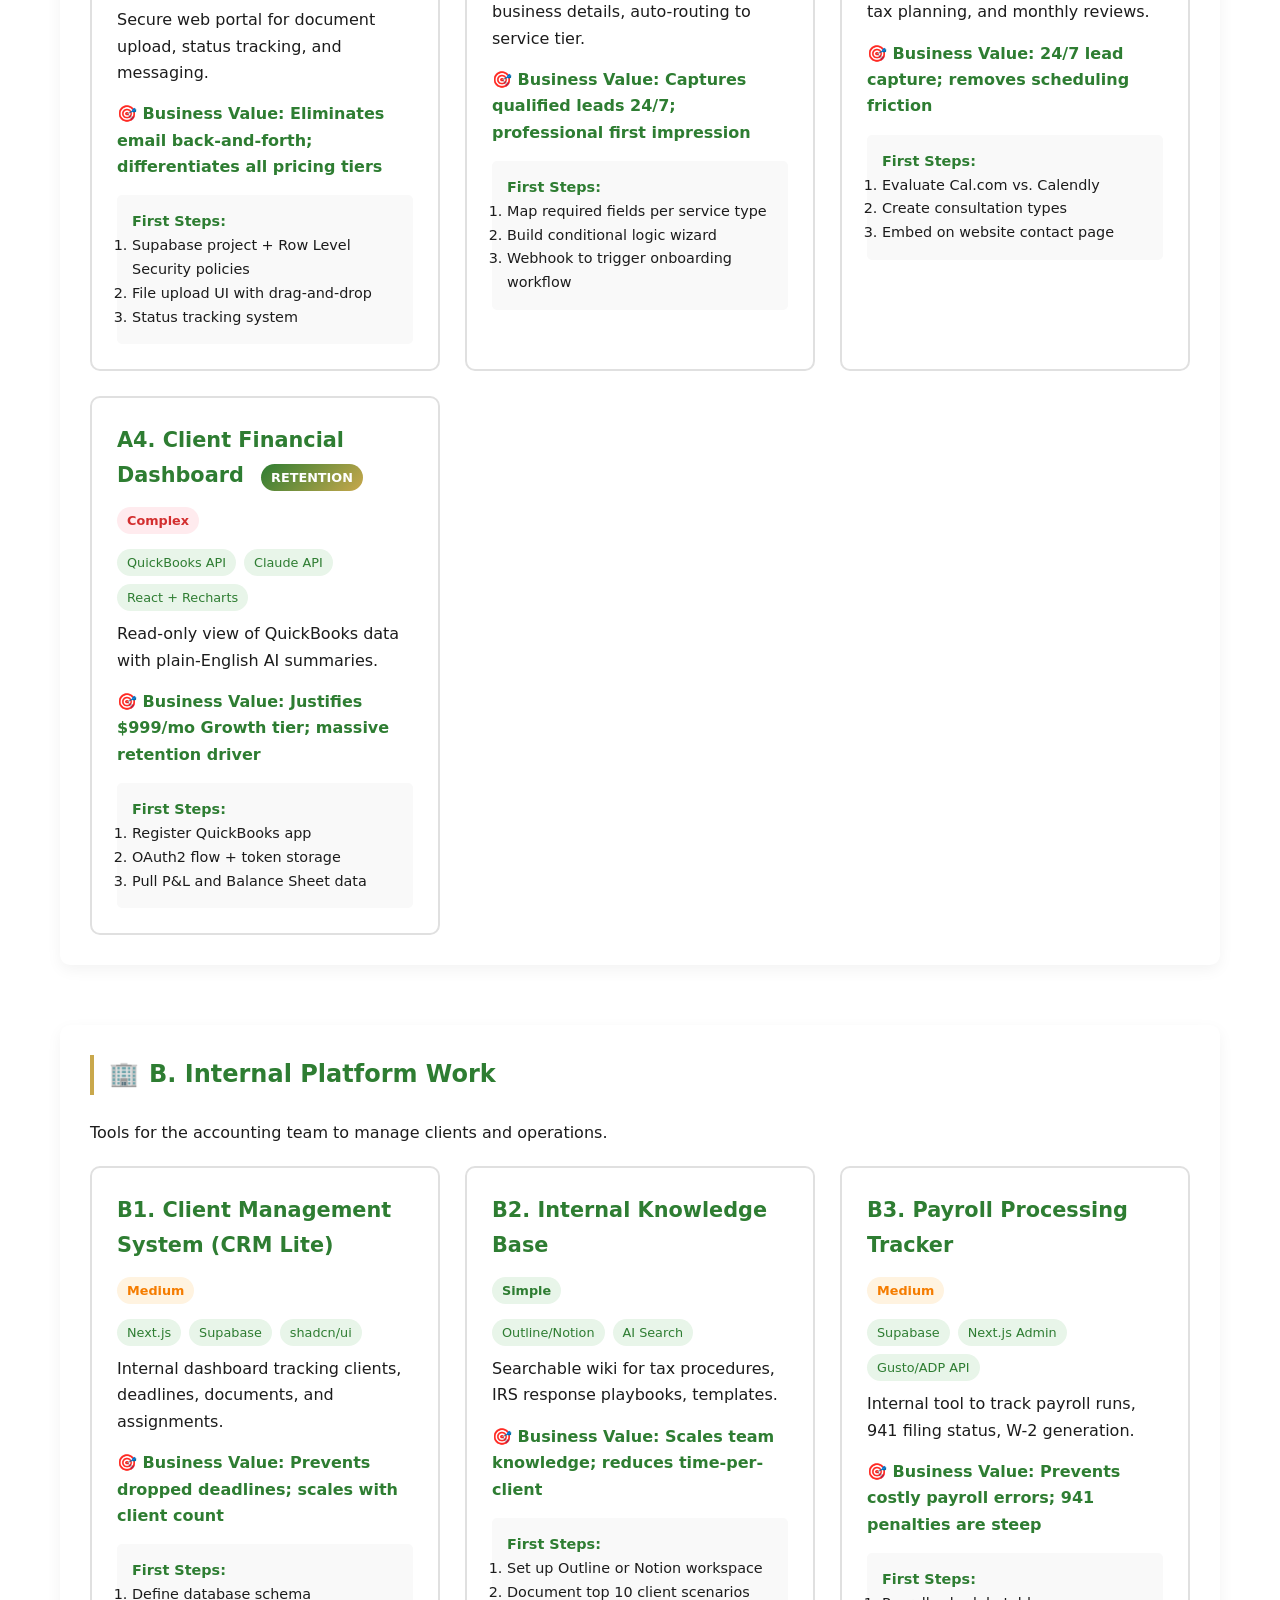
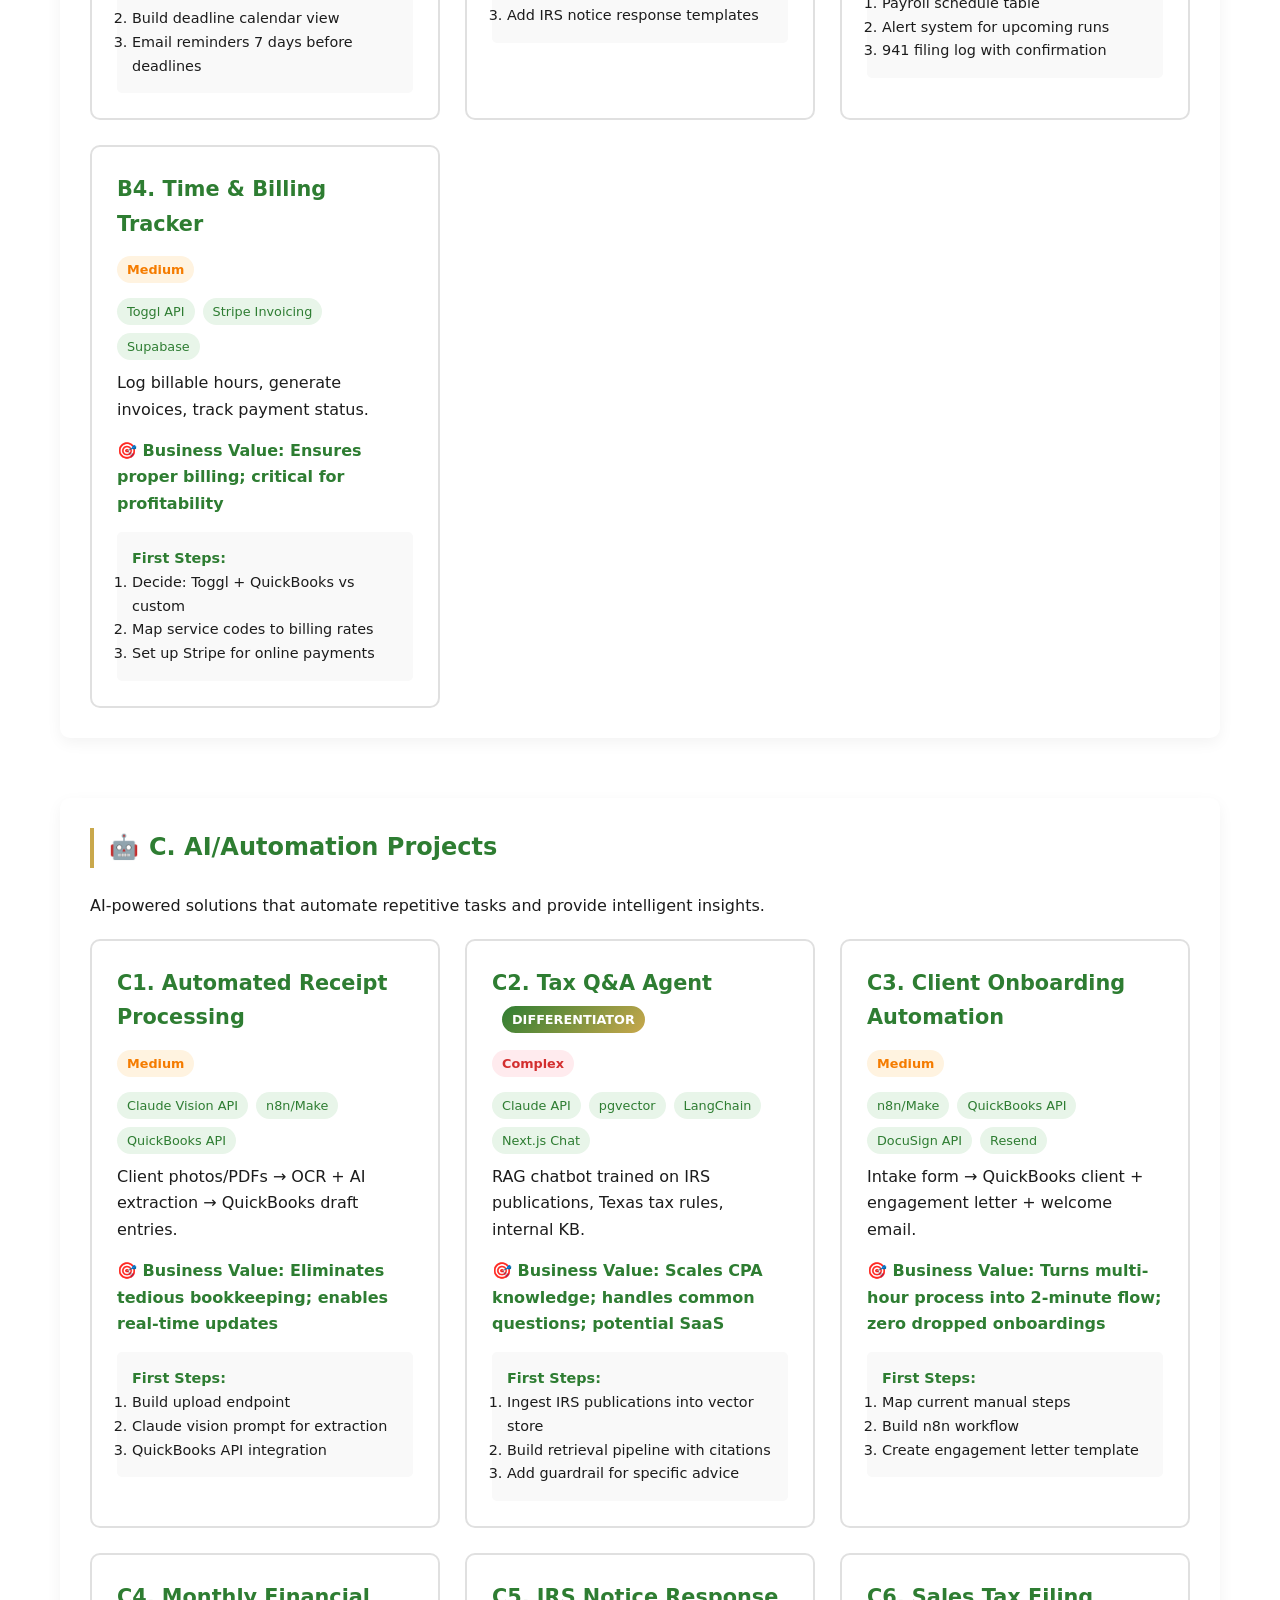
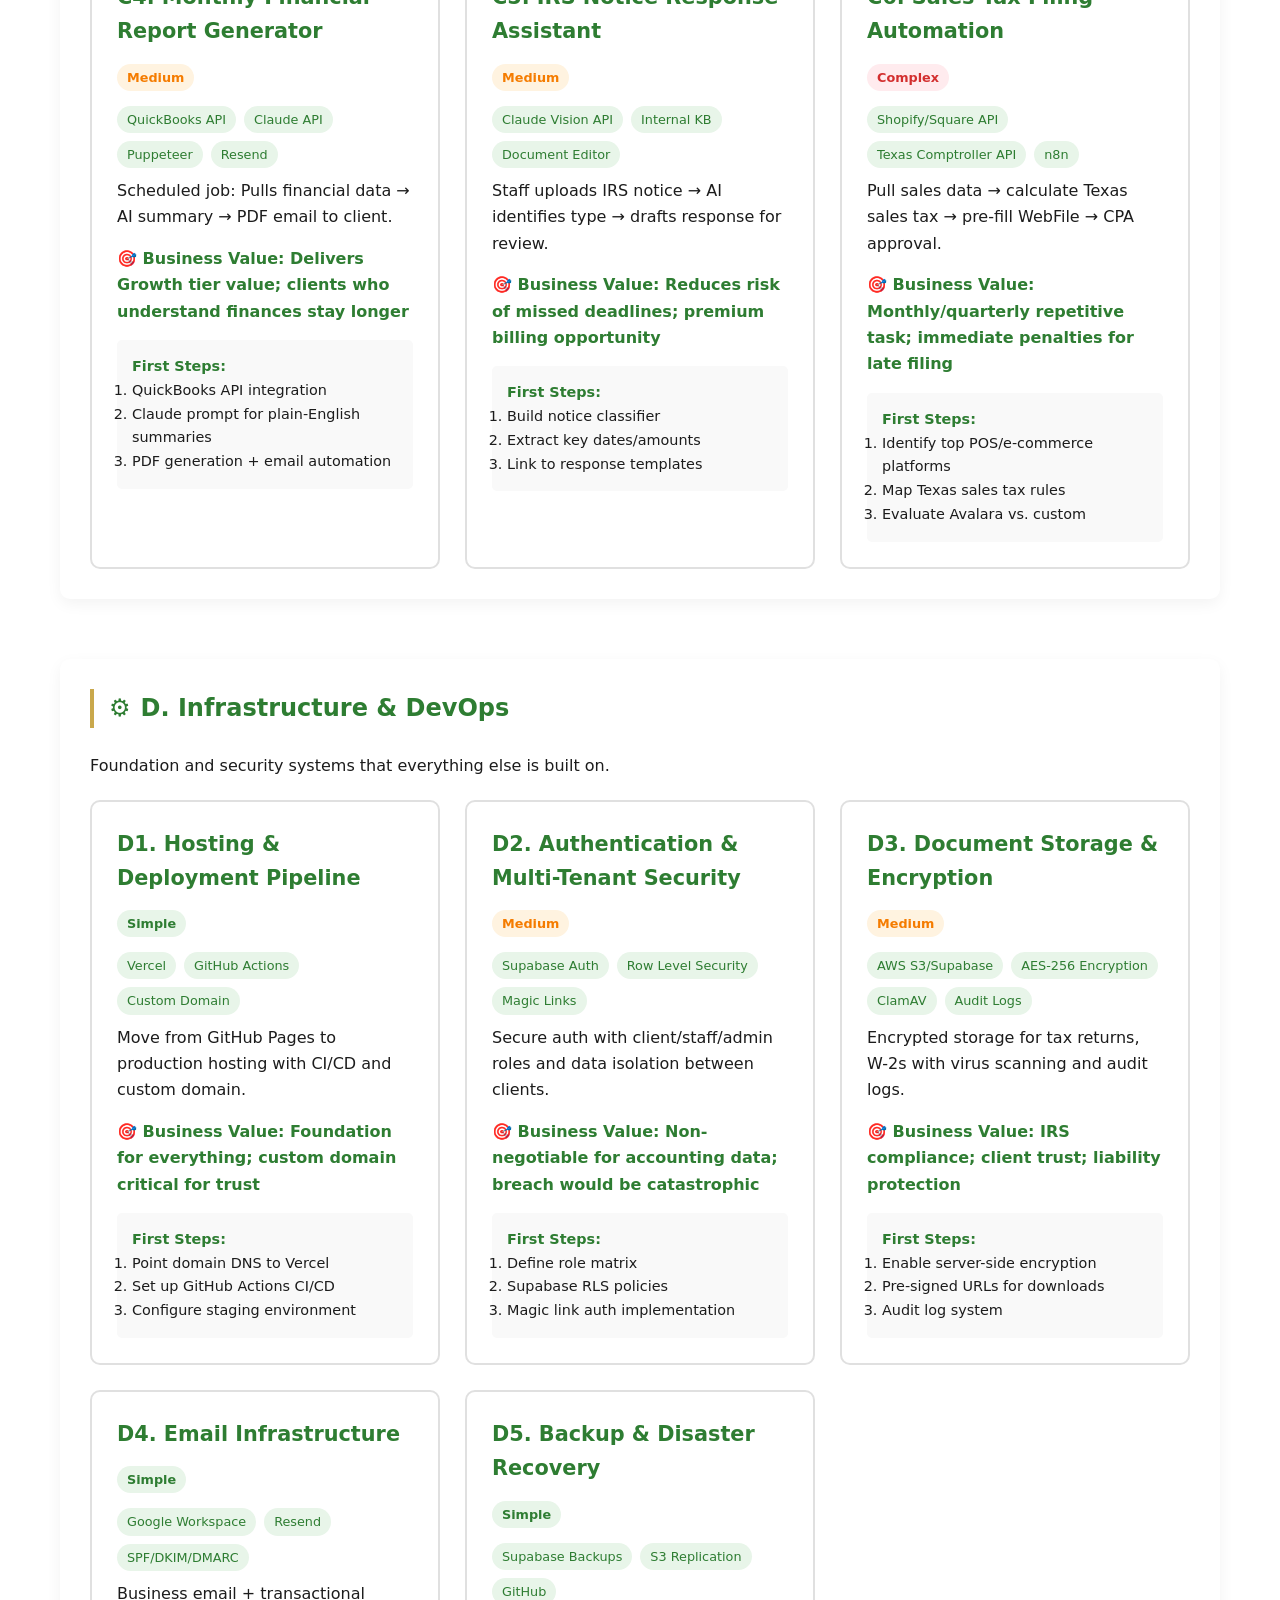
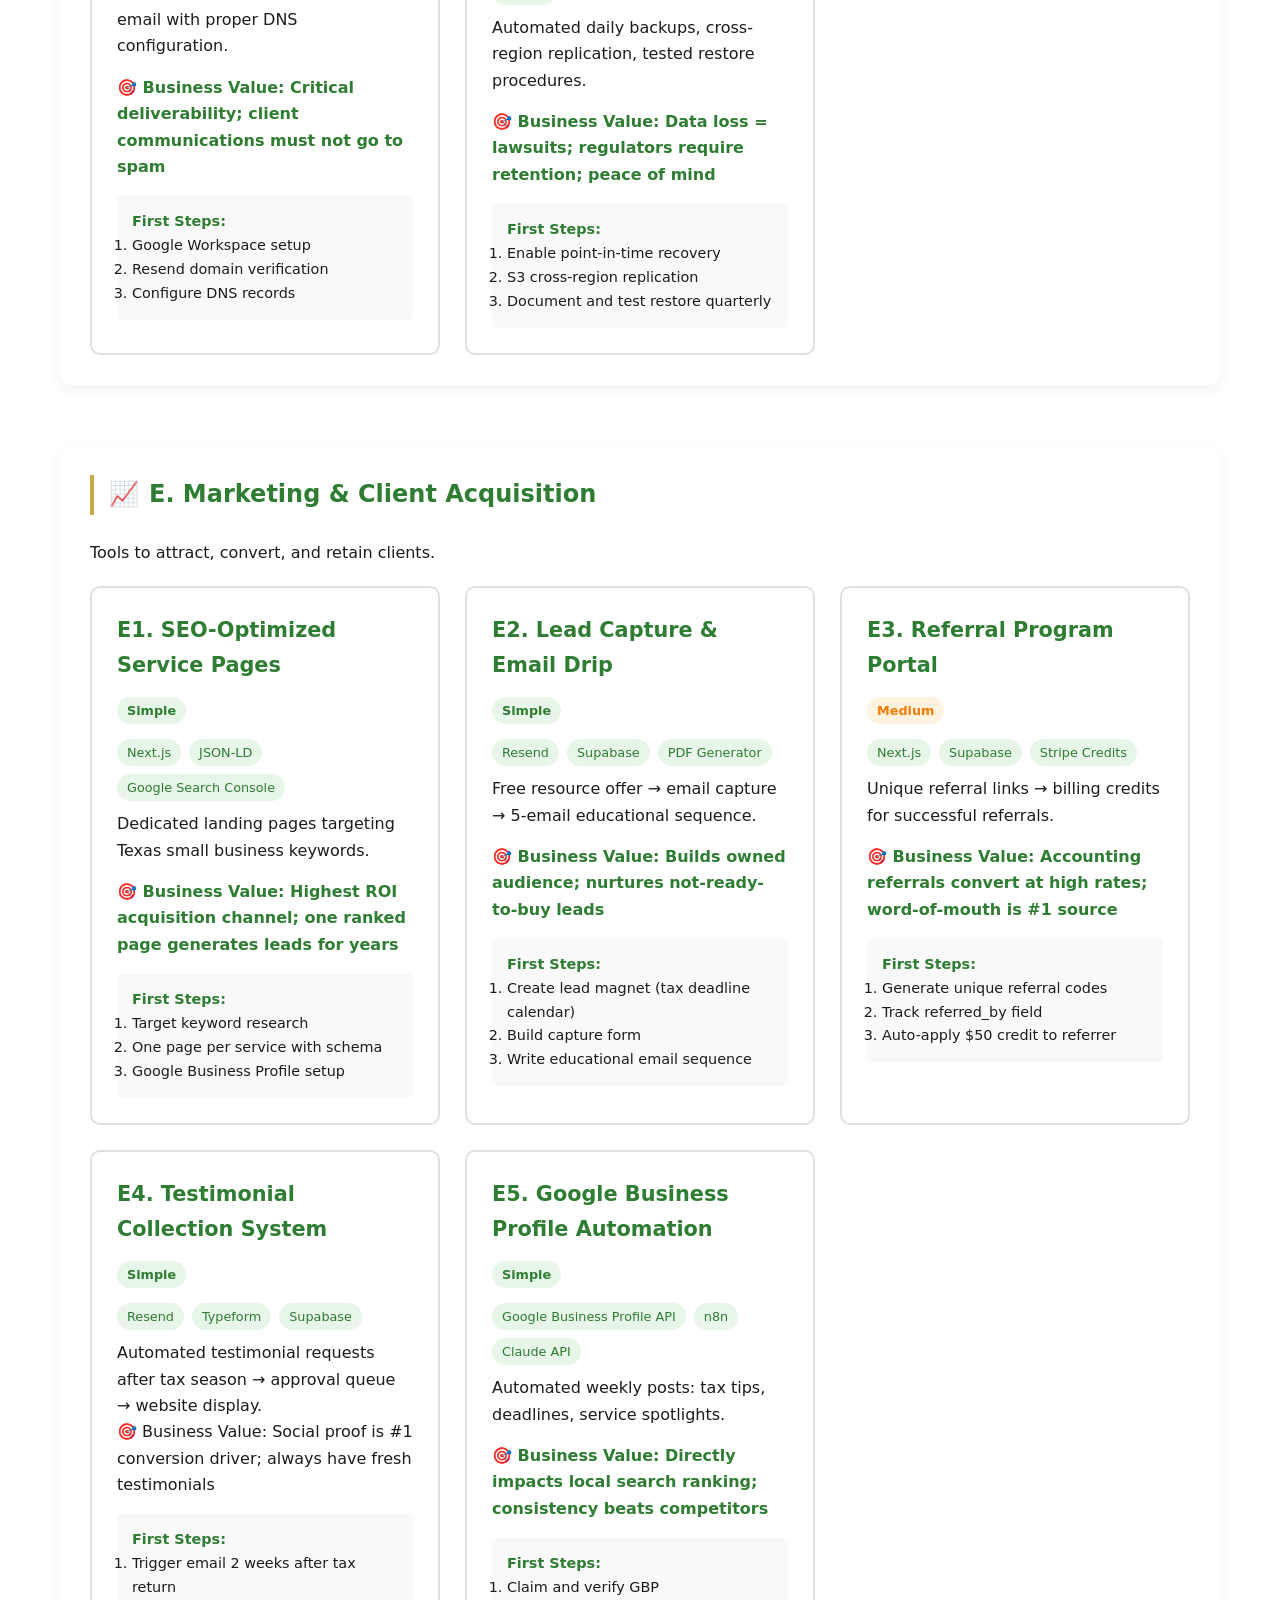
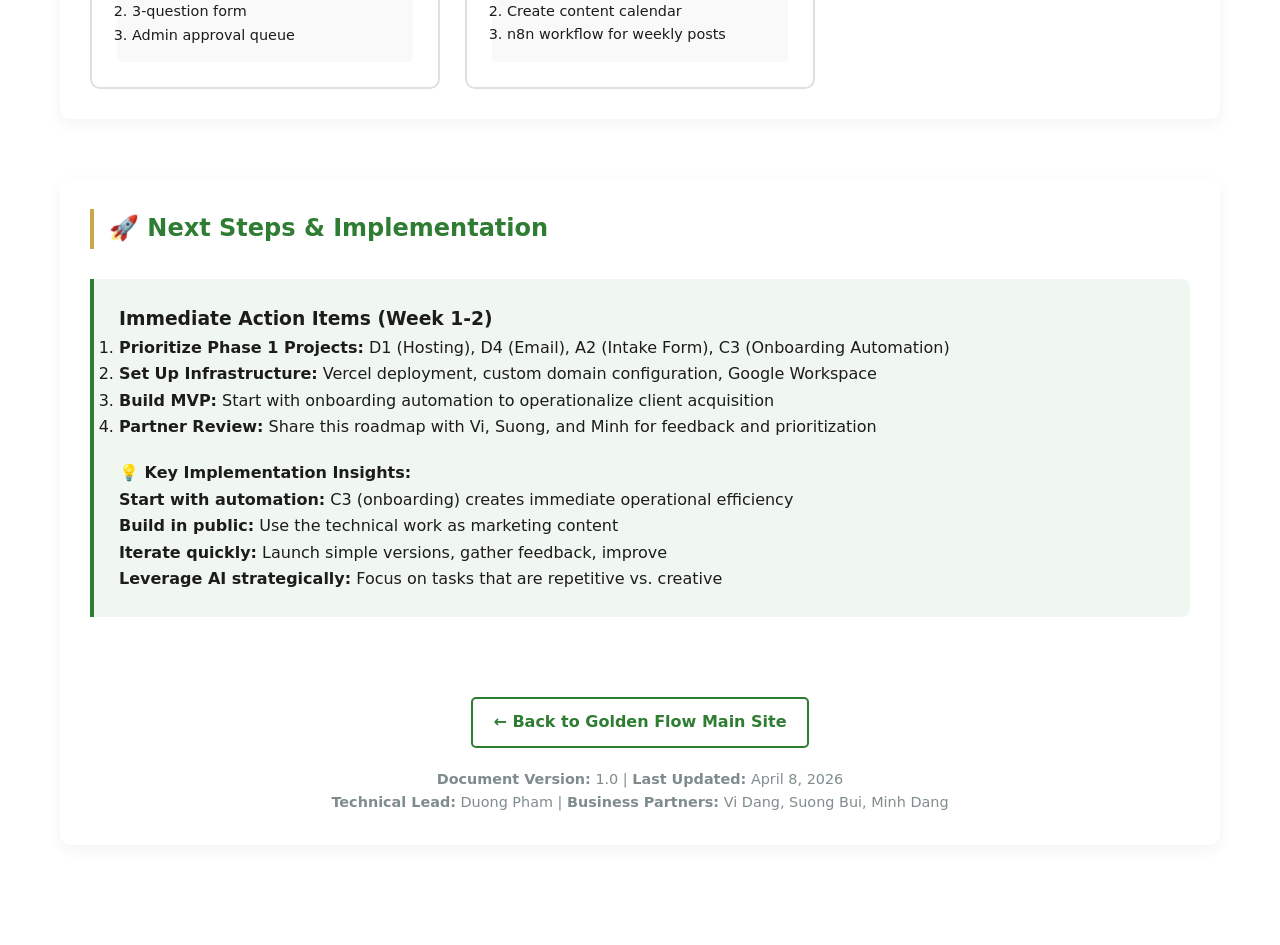
<file: pages/technical-roadmap.html>
<!DOCTYPE html>
<html lang="en">
<head>
    <meta charset="UTF-8">
    <meta name="viewport" content="width=device-width, initial-scale=1.0">
    <title>Golden Flow Accounting & Tax - Technical Roadmap</title>
    <link rel="stylesheet" href="../css/style.css">
    <link rel="icon" href="../assets/favicon/favicon.png" type="image/png" />
    <style>
        .roadmap-container {
            max-width: 1200px;
            margin: 0 auto;
            padding: 40px 20px;
        }
        .header {
            text-align: center;
            margin-bottom: 50px;
            padding-bottom: 30px;
            border-bottom: 3px solid #C9A84C;
        }
        .logo {
            margin-bottom: 10px;
        }
        .logo img {
            height: 80px;
            width: auto;
        }
        .tagline {
            font-size: 1.2rem;
            color: #7f8c8d;
            font-style: italic;
            margin-bottom: 20px;
        }
        .executive-summary {
            background: #f0f7f0;
            border-left: 4px solid #2E7D32;
            padding: 25px;
            margin: 30px 0;
            border-radius: 0 8px 8px 0;
        }
        .category-section {
            margin-bottom: 60px;
            background: white;
            padding: 30px;
            border-radius: 10px;
            box-shadow: 0 5px 15px rgba(0,0,0,0.05);
        }
        .category-title {
            color: #2E7D32;
            border-left: 4px solid #C9A84C;
            padding-left: 15px;
            margin-bottom: 25px;
            display: flex;
            align-items: center;
            gap: 10px;
        }
        .category-icon {
            font-size: 1.5rem;
        }
        .project-grid {
            display: grid;
            grid-template-columns: repeat(auto-fit, minmax(350px, 1fr));
            gap: 25px;
            margin-top: 20px;
        }
        .project-card {
            background: white;
            border: 2px solid #e0e0e0;
            border-radius: 10px;
            padding: 25px;
            transition: transform 0.3s, border-color 0.3s;
        }
        .project-card:hover {
            transform: translateY(-5px);
            border-color: #2E7D32;
            box-shadow: 0 10px 25px rgba(46, 125, 50, 0.1);
        }
        .project-title {
            color: #2E7D32;
            margin-bottom: 15px;
            font-size: 1.3rem;
        }
        .project-meta {
            display: flex;
            gap: 15px;
            margin-bottom: 15px;
            font-size: 0.9rem;
        }
        .complexity {
            padding: 3px 10px;
            border-radius: 20px;
            font-weight: bold;
            font-size: 0.8rem;
        }
        .complexity-s {
            background: #e8f5e9;
            color: #2E7D32;
        }
        .complexity-m {
            background: #fff3e0;
            color: #f57c00;
        }
        .complexity-l {
            background: #ffebee;
            color: #d32f2f;
        }
        .business-value {
            color: #2E7D32;
            font-weight: bold;
            margin: 15px 0 10px 0;
        }
        .first-steps {
            background: #f9f9f9;
            padding: 15px;
            border-radius: 5px;
            margin-top: 15px;
            font-size: 0.9rem;
        }
        .first-steps h4 {
            margin-top: 0;
            color: #2E7D32;
        }
        .timeline {
            display: grid;
            grid-template-columns: repeat(auto-fit, minmax(250px, 1fr));
            gap: 20px;
            margin-top: 40px;
        }
        .phase-card {
            background: white;
            border: 2px solid #e0e0e0;
            border-radius: 10px;
            padding: 20px;
            text-align: center;
        }
        .phase-title {
            color: #2E7D32;
            font-size: 1.2rem;
            margin-bottom: 10px;
        }
        .phase-duration {
            color: #7f8c8d;
            font-size: 0.9rem;
            margin-bottom: 15px;
        }
        .phase-projects {
            text-align: left;
            font-size: 0.9rem;
        }
        .back-link {
            display: inline-block;
            margin-top: 40px;
            color: #2E7D32;
            text-decoration: none;
            font-weight: bold;
            padding: 10px 20px;
            border: 2px solid #2E7D32;
            border-radius: 5px;
            transition: all 0.3s;
        }
        .back-link:hover {
            background: #2E7D32;
            color: white;
        }
        .tech-stack {
            display: flex;
            flex-wrap: wrap;
            gap: 8px;
            margin: 10px 0;
        }
        .tech-tag {
            background: #e8f5e9;
            color: #2E7D32;
            padding: 3px 10px;
            border-radius: 15px;
            font-size: 0.8rem;
            font-weight: 500;
        }
        .key-differentiator {
            background: linear-gradient(135deg, #2E7D32, #C9A84C);
            color: white;
            padding: 3px 10px;
            border-radius: 15px;
            font-size: 0.8rem;
            font-weight: bold;
            display: inline-block;
            margin-left: 10px;
        }
    </style>
</head>
<body>
    <div class="roadmap-container">
        <div class="header">
            <div class="logo">
                <a href="../index.html">
                    <img src="../assets/images/logos/logo.png?v=6" alt="Golden Flow Accounting & Tax Logo">
                </a>
            </div>
            <h1>Technical Roadmap & Project Ideas</h1>
            <div class="tagline">AI-powered accounting solutions for modern small businesses</div>
            
            <div class="executive-summary">
                <h3>📋 Executive Summary</h3>
                <p><strong>Generated:</strong> April 8, 2026 | <strong>For:</strong> Duong Pham, Technical Lead</p>
                <p>Golden Flow Accounting & Tax is positioned to disrupt traditional accounting through AI automation and modern client experiences. This roadmap outlines <strong>20 technical projects</strong> across 5 categories, with a phased build order optimized for early-stage resource constraints.</p>
                
                <div style="margin-top: 15px;">
                    <h4>🎯 Core Differentiators:</h4>
                    <ul>
                        <li><strong>Tax Q&A Agent:</strong> AI-powered tax advisor trained on IRS publications</li>
                        <li><strong>Client Financial Dashboard:</strong> Plain-English AI summaries of financial data</li>
                        <li><strong>Automated Receipt Processing:</strong> Eliminates tedious manual data entry</li>
                    </ul>
                </div>
            </div>
        </div>

        <!-- Build Timeline -->
        <div class="category-section">
            <h2 class="category-title">🗓️ Recommended Build Order</h2>
            <p>Phased approach based on business impact and implementation complexity:</p>
            
            <div class="timeline">
                <div class="phase-card">
                    <div class="phase-title">Phase 1: Foundation</div>
                    <div class="phase-duration">Month 1-2</div>
                    <div class="phase-projects">
                        <strong>Projects:</strong>
                        <ul>
                            <li>D1: Hosting & Deployment</li>
                            <li>D4: Email Infrastructure</li>
                            <li>A2: Onboarding Intake Form</li>
                            <li>C3: Onboarding Automation</li>
                        </ul>
                        <strong>Rationale:</strong> Foundation + first client acquisition
                    </div>
                </div>
                
                <div class="phase-card">
                    <div class="phase-title">Phase 2: Operations</div>
                    <div class="phase-duration">Month 2-3</div>
                    <div class="phase-projects">
                        <strong>Projects:</strong>
                        <ul>
                            <li>A1: Client Portal</li>
                            <li>B1: Client Management</li>
                            <li>C1: Receipt Processing</li>
                        </ul>
                        <strong>Rationale:</strong> Client experience + operational efficiency
                    </div>
                </div>
                
                <div class="phase-card">
                    <div class="phase-title">Phase 3: Growth</div>
                    <div class="phase-duration">Month 3-4</div>
                    <div class="phase-projects">
                        <strong>Projects:</strong>
                        <ul>
                            <li>E1: SEO Pages</li>
                            <li>E2: Lead Capture</li>
                            <li>C4: Monthly Reports</li>
                        </ul>
                        <strong>Rationale:</strong> Marketing engine + retention
                    </div>
                </div>
                
                <div class="phase-card">
                    <div class="phase-title">Phase 4: AI Differentiation</div>
                    <div class="phase-duration">Month 4-6</div>
                    <div class="phase-projects">
                        <strong>Projects:</strong>
                        <ul>
                            <li>C2: Tax Q&A Agent <span class="key-differentiator">DIFFERENTIATOR</span></li>
                            <li>A4: Financial Dashboard <span class="key-differentiator">RETENTION</span></li>
                            <li>B2: Knowledge Base</li>
                        </ul>
                        <strong>Rationale:</strong> AI-powered competitive advantage
                    </div>
                </div>
            </div>
        </div>

        <!-- Category A: Client-Facing Features -->
        <div class="category-section">
            <h2 class="category-title">
                <span class="category-icon">👥</span>
                A. Client-Facing App Features
            </h2>
            <p>Tools and interfaces that clients interact with directly.</p>
            
            <div class="project-grid">
                <!-- A1 -->
                <div class="project-card">
                    <h3 class="project-title">A1. Client Portal — Document Vault & Dashboard</h3>
                    <div class="project-meta">
                        <span class="complexity complexity-m">Medium Complexity</span>
                    </div>
                    <div class="tech-stack">
                        <span class="tech-tag">Next.js</span>
                        <span class="tech-tag">Supabase</span>
                        <span class="tech-tag">Resend</span>
                    </div>
                    <p>Secure web portal for document upload, status tracking, and messaging.</p>
                    <div class="business-value">🎯 Business Value: Eliminates email back-and-forth; differentiates all pricing tiers</div>
                    <div class="first-steps">
                        <h4>First Steps:</h4>
                        <ol>
                            <li>Supabase project + Row Level Security policies</li>
                            <li>File upload UI with drag-and-drop</li>
                            <li>Status tracking system</li>
                        </ol>
                    </div>
                </div>
                
                <!-- A2 -->
                <div class="project-card">
                    <h3 class="project-title">A2. Onboarding Intake Form</h3>
                    <div class="project-meta">
                        <span class="complexity complexity-s">Simple</span>
                    </div>
                    <div class="tech-stack">
                        <span class="tech-tag">React Hook Form</span>
                        <span class="tech-tag">Zod</span>
                        <span class="tech-tag">n8n/Make</span>
                    </div>
                    <p>Smart multi-step form capturing business details, auto-routing to service tier.</p>
                    <div class="business-value">🎯 Business Value: Captures qualified leads 24/7; professional first impression</div>
                    <div class="first-steps">
                        <h4>First Steps:</h4>
                        <ol>
                            <li>Map required fields per service type</li>
                            <li>Build conditional logic wizard</li>
                            <li>Webhook to trigger onboarding workflow</li>
                        </ol>
                    </div>
                </div>
                
                <!-- A3 -->
                <div class="project-card">
                    <h3 class="project-title">A3. Appointment Booking System</h3>
                    <div class="project-meta">
                        <span class="complexity complexity-s">Simple</span>
                    </div>
                    <div class="tech-stack">
                        <span class="tech-tag">Cal.com</span>
                        <span class="tech-tag">Google Calendar API</span>
                    </div>
                    <p>Self-serve booking for consultations, tax planning, and monthly reviews.</p>
                    <div class="business-value">🎯 Business Value: 24/7 lead capture; removes scheduling friction</div>
                    <div class="first-steps">
                        <h4>First Steps:</h4>
                        <ol>
                            <li>Evaluate Cal.com vs. Calendly</li>
                            <li>Create consultation types</li>
                            <li>Embed on website contact page</li>
                        </ol>
                    </div>
                </div>
                
                <!-- A4 -->
                <div class="project-card">
                    <h3 class="project-title">A4. Client Financial Dashboard <span class="key-differentiator">RETENTION</span></h3>
                    <div class="project-meta">
                        <span class="complexity complexity-l">Complex</span>
                    </div>
                    <div class="tech-stack">
                        <span class="tech-tag">QuickBooks API</span>
                        <span class="tech-tag">Claude API</span>
                        <span class="tech-tag">React + Recharts</span>
                    </div>
                    <p>Read-only view of QuickBooks data with plain-English AI summaries.</p>
                    <div class="business-value">🎯 Business Value: Justifies $999/mo Growth tier; massive retention driver</div>
                    <div class="first-steps">
                        <h4>First Steps:</h4>
                        <ol>
                            <li>Register QuickBooks app</li>
                            <li>OAuth2 flow + token storage</li>
                            <li>Pull P&L and Balance Sheet data</li>
                        </ol>
                    </div>
                </div>
            </div>
        </div>

        <!-- Category B: Internal Platform -->
        <div class="category-section">
            <h2 class="category-title">
                <span class="category-icon">🏢</span>
                B. Internal Platform Work
            </h2>
            <p>Tools for the accounting team to manage clients and operations.</p>
            
            <div class="project-grid">
                <!-- B1 -->
                <div class="project-card">
                    <h3 class="project-title">B1. Client Management System (CRM Lite)</h3>
                    <div class="project-meta">
                        <span class="complexity complexity-m">Medium</span>
                    </div>
                    <div class="tech-stack">
                        <span class="tech-tag">Next.js</span>
                        <span class="tech-tag">Supabase</span>
                        <span class="tech-tag">shadcn/ui</span>
                    </div>
                    <p>Internal dashboard tracking clients, deadlines, documents, and assignments.</p>
                    <div class="business-value">🎯 Business Value: Prevents dropped deadlines; scales with client count</div>
                    <div class="first-steps">
                        <h4>First Steps:</h4>
                        <ol>
                            <li>Define database schema</li>
                            <li>Build deadline calendar view</li>
                            <li>Email reminders 7 days before deadlines</li>
                        </ol>
                    </div>
                </div>
                
                <!-- B2 -->
                <div class="project-card">
                    <h3 class="project-title">B2. Internal Knowledge Base</h3>
                    <div class="project-meta">
                        <span class="complexity complexity-s">Simple</span>
                    </div>
                    <div class="tech-stack">
                        <span class="tech-tag">Outline/Notion</span>
                        <span class="tech-tag">AI Search</span>
                    </div>
                    <p>Searchable wiki for tax procedures, IRS response playbooks, templates.</p>
                    <div class="business-value">🎯 Business Value: Scales team knowledge; reduces time-per-client</div>
                    <div class="first-steps">
                        <h4>First Steps:</h4>
                        <ol>
                            <li>Set up Outline or Notion workspace</li>
                            <li>Document top 10 client scenarios</li>
                            <li>Add IRS notice response templates</li>
                        </ol>
                    </div>
                </div>
                
                <!-- B3 -->
                <div class="project-card">
                    <h3 class="project-title">B3. Payroll Processing Tracker</h3>
                    <div class="project-meta">
                        <span class="complexity complexity-m">Medium</span>
                    </div>
                    <div class="tech-stack">
                        <span class="tech-tag">Supabase</span>
                        <span class="tech-tag">Next.js Admin</span>
                        <span class="tech-tag">Gusto/ADP API</span>
                    </div>
                    <p>Internal tool to track payroll runs, 941 filing status, W-2 generation.</p>
                    <div class="business-value">🎯 Business Value: Prevents costly payroll errors; 941 penalties are steep</div>
                    <div class="first-steps">
                        <h4>First Steps:</h4>
                        <ol>
                            <li>Payroll schedule table</li>
                            <li>Alert system for upcoming runs</li>
                            <li>941 filing log with confirmation</li>
                        </ol>
                    </div>
                </div>
                
                <!-- B4 -->
                <div class="project-card">
                    <h3 class="project-title">B4. Time & Billing Tracker</h3>
                    <div class="project-meta">
                        <span class="complexity complexity-m">Medium</span>
                    </div>
                    <div class="tech-stack">
                        <span class="tech-tag">Toggl API</span>
                        <span class="tech-tag">Stripe Invoicing</span>
                        <span class="tech-tag">Supabase</span>
                    </div>
                    <p>Log billable hours, generate invoices, track payment status.</p>
                    <div class="business-value">🎯 Business Value: Ensures proper billing; critical for profitability</div>
                    <div class="first-steps">
                        <h4>First Steps:</h4>
                        <ol>
                            <li>Decide: Toggl + QuickBooks vs custom</li>
                            <li>Map service codes to billing rates</li>
                            <li>Set up Stripe for online payments</li>
                        </ol>
                    </div>
                </div>
            </div>
        </div>

        <!-- Category C: AI/Automation -->
        <div class="category-section">
            <h2 class="category-title">
                <span class="category-icon">🤖</span>
                C. AI/Automation Projects
            </h2>
            <p>AI-powered solutions that automate repetitive tasks and provide intelligent insights.</p>
            
            <div class="project-grid">
                <!-- C1 -->
                <div class="project-card">
                    <h3 class="project-title">C1. Automated Receipt Processing</h3>
                    <div class="project-meta">
                        <span class="complexity complexity-m">Medium</span>
                    </div>
                    <div class="tech-stack">
                        <span class="tech-tag">Claude Vision API</span>
                        <span class="tech-tag">n8n/Make</span>
                        <span class="tech-tag">QuickBooks API</span>
                    </div>
                    <p>Client photos/PDFs → OCR + AI extraction → QuickBooks draft entries.</p>
                    <div class="business-value">🎯 Business Value: Eliminates tedious bookkeeping; enables real-time updates</div>
                    <div class="first-steps">
                        <h4>First Steps:</h4>
                        <ol>
                            <li>Build upload endpoint</li>
                            <li>Claude vision prompt for extraction</li>
                            <li>QuickBooks API integration</li>
                        </ol>
                    </div>
                </div>
                
                <!-- C2 -->
                <div class="project-card">
                    <h3 class="project-title">C2. Tax Q&A Agent <span class="key-differentiator">DIFFERENTIATOR</span></h3>
                    <div class="project-meta">
                        <span class="complexity complexity-l">Complex</span>
                    </div>
                    <div class="tech-stack">
                        <span class="tech-tag">Claude API</span>
                        <span class="tech-tag">pgvector</span>
                        <span class="tech-tag">LangChain</span>
                        <span class="tech-tag">Next.js Chat</span>
                    </div>
                    <p>RAG chatbot trained on IRS publications, Texas tax rules, internal KB.</p>
                    <div class="business-value">🎯 Business Value: Scales CPA knowledge; handles common questions; potential SaaS</div>
                    <div class="first-steps">
                        <h4>First Steps:</h4>
                        <ol>
                            <li>Ingest IRS publications into vector store</li>
                            <li>Build retrieval pipeline with citations</li>
                            <li>Add guardrail for specific advice</li>
                        </ol>
                    </div>
                </div>
                
                <!-- C3 -->
                <div class="project-card">
                    <h3 class="project-title">C3. Client Onboarding Automation</h3>
                    <div class="project-meta">
                        <span class="complexity complexity-m">Medium</span>
                    </div>
                    <div class="tech-stack">
                        <span class="tech-tag">n8n/Make</span>
                        <span class="tech-tag">QuickBooks API</span>
                        <span class="tech-tag">DocuSign API</span>
                        <span class="tech-tag">Resend</span>
                    </div>
                    <p>Intake form → QuickBooks client + engagement letter + welcome email.</p>
                    <div class="business-value">🎯 Business Value: Turns multi-hour process into 2-minute flow; zero dropped onboardings</div>
                    <div class="first-steps">
                        <h4>First Steps:</h4>
                        <ol>
                            <li>Map current manual steps</li>
                            <li>Build n8n workflow</li>
                            <li>Create engagement letter template</li>
                        </ol>
                    </div>
                </div>
                
                <!-- C4 -->
                <div class="project-card">
                    <h3 class="project-title">C4. Monthly Financial Report Generator</h3>
                    <div class="project-meta">
                        <span class="complexity complexity-m">Medium</span>
                    </div>
                    <div class="tech-stack">
                        <span class="tech-tag">QuickBooks API</span>
                        <span class="tech-tag">Claude API</span>
                        <span class="tech-tag">Puppeteer</span>
                        <span class="tech-tag">Resend</span>
                    </div>
                    <p>Scheduled job: Pulls financial data → AI summary → PDF email to client.</p>
                    <div class="business-value">🎯 Business Value: Delivers Growth tier value; clients who understand finances stay longer</div>
                    <div class="first-steps">
                        <h4>First Steps:</h4>
                        <ol>
                            <li>QuickBooks API integration</li>
                            <li>Claude prompt for plain-English summaries</li>
                            <li>PDF generation + email automation</li>
                        </ol>
                    </div>
                </div>
                
                <!-- C5 -->
                <div class="project-card">
                    <h3 class="project-title">C5. IRS Notice Response Assistant</h3>
                    <div class="project-meta">
                        <span class="complexity complexity-m">Medium</span>
                    </div>
                    <div class="tech-stack">
                        <span class="tech-tag">Claude Vision API</span>
                        <span class="tech-tag">Internal KB</span>
                        <span class="tech-tag">Document Editor</span>
                    </div>
                    <p>Staff uploads IRS notice → AI identifies type → drafts response for review.</p>
                    <div class="business-value">🎯 Business Value: Reduces risk of missed deadlines; premium billing opportunity</div>
                    <div class="first-steps">
                        <h4>First Steps:</h4>
                        <ol>
                            <li>Build notice classifier</li>
                            <li>Extract key dates/amounts</li>
                            <li>Link to response templates</li>
                        </ol>
                    </div>
                </div>
                
                <!-- C6 -->
                <div class="project-card">
                    <h3 class="project-title">C6. Sales Tax Filing Automation</h3>
                    <div class="project-meta">
                        <span class="complexity complexity-l">Complex</span>
                    </div>
                    <div class="tech-stack">
                        <span class="tech-tag">Shopify/Square API</span>
                        <span class="tech-tag">Texas Comptroller API</span>
                        <span class="tech-tag">n8n</span>
                    </div>
                    <p>Pull sales data → calculate Texas sales tax → pre-fill WebFile → CPA approval.</p>
                    <div class="business-value">🎯 Business Value: Monthly/quarterly repetitive task; immediate penalties for late filing</div>
                    <div class="first-steps">
                        <h4>First Steps:</h4>
                        <ol>
                            <li>Identify top POS/e-commerce platforms</li>
                            <li>Map Texas sales tax rules</li>
                            <li>Evaluate Avalara vs. custom</li>
                        </ol>
                    </div>
                </div>
            </div>
        </div>

        <!-- Category D: Infrastructure -->
        <div class="category-section">
            <h2 class="category-title">
                <span class="category-icon">⚙️</span>
                D. Infrastructure & DevOps
            </h2>
            <p>Foundation and security systems that everything else is built on.</p>
            
            <div class="project-grid">
                <!-- D1 -->
                <div class="project-card">
                    <h3 class="project-title">D1. Hosting & Deployment Pipeline</h3>
                    <div class="project-meta">
                        <span class="complexity complexity-s">Simple</span>
                    </div>
                    <div class="tech-stack">
                        <span class="tech-tag">Vercel</span>
                        <span class="tech-tag">GitHub Actions</span>
                        <span class="tech-tag">Custom Domain</span>
                    </div>
                    <p>Move from GitHub Pages to production hosting with CI/CD and custom domain.</p>
                    <div class="business-value">🎯 Business Value: Foundation for everything; custom domain critical for trust</div>
                    <div class="first-steps">
                        <h4>First Steps:</h4>
                        <ol>
                            <li>Point domain DNS to Vercel</li>
                            <li>Set up GitHub Actions CI/CD</li>
                            <li>Configure staging environment</li>
                        </ol>
                    </div>
                </div>
                
                <!-- D2 -->
                <div class="project-card">
                    <h3 class="project-title">D2. Authentication & Multi-Tenant Security</h3>
                    <div class="project-meta">
                        <span class="complexity complexity-m">Medium</span>
                    </div>
                    <div class="tech-stack">
                        <span class="tech-tag">Supabase Auth</span>
                        <span class="tech-tag">Row Level Security</span>
                        <span class="tech-tag">Magic Links</span>
                    </div>
                    <p>Secure auth with client/staff/admin roles and data isolation between clients.</p>
                    <div class="business-value">🎯 Business Value: Non-negotiable for accounting data; breach would be catastrophic</div>
                    <div class="first-steps">
                        <h4>First Steps:</h4>
                        <ol>
                            <li>Define role matrix</li>
                            <li>Supabase RLS policies</li>
                            <li>Magic link auth implementation</li>
                        </ol>
                    </div>
                </div>
                
                <!-- D3 -->
                <div class="project-card">
                    <h3 class="project-title">D3. Document Storage & Encryption</h3>
                    <div class="project-meta">
                        <span class="complexity complexity-m">Medium</span>
                    </div>
                    <div class="tech-stack">
                        <span class="tech-tag">AWS S3/Supabase</span>
                        <span class="tech-tag">AES-256 Encryption</span>
                        <span class="tech-tag">ClamAV</span>
                        <span class="tech-tag">Audit Logs</span>
                    </div>
                    <p>Encrypted storage for tax returns, W-2s with virus scanning and audit logs.</p>
                    <div class="business-value">🎯 Business Value: IRS compliance; client trust; liability protection</div>
                    <div class="first-steps">
                        <h4>First Steps:</h4>
                        <ol>
                            <li>Enable server-side encryption</li>
                            <li>Pre-signed URLs for downloads</li>
                            <li>Audit log system</li>
                        </ol>
                    </div>
                </div>
                
                <!-- D4 -->
                <div class="project-card">
                    <h3 class="project-title">D4. Email Infrastructure</h3>
                    <div class="project-meta">
                        <span class="complexity complexity-s">Simple</span>
                    </div>
                    <div class="tech-stack">
                        <span class="tech-tag">Google Workspace</span>
                        <span class="tech-tag">Resend</span>
                        <span class="tech-tag">SPF/DKIM/DMARC</span>
                    </div>
                    <p>Business email + transactional email with proper DNS configuration.</p>
                    <div class="business-value">🎯 Business Value: Critical deliverability; client communications must not go to spam</div>
                    <div class="first-steps">
                        <h4>First Steps:</h4>
                        <ol>
                            <li>Google Workspace setup</li>
                            <li>Resend domain verification</li>
                            <li>Configure DNS records</li>
                        </ol>
                    </div>
                </div>
                
                <!-- D5 -->
                <div class="project-card">
                    <h3 class="project-title">D5. Backup & Disaster Recovery</h3>
                    <div class="project-meta">
                        <span class="complexity complexity-s">Simple</span>
                    </div>
                    <div class="tech-stack">
                        <span class="tech-tag">Supabase Backups</span>
                        <span class="tech-tag">S3 Replication</span>
                        <span class="tech-tag">GitHub</span>
                    </div>
                    <p>Automated daily backups, cross-region replication, tested restore procedures.</p>
                    <div class="business-value">🎯 Business Value: Data loss = lawsuits; regulators require retention; peace of mind</div>
                    <div class="first-steps">
                        <h4>First Steps:</h4>
                        <ol>
                            <li>Enable point-in-time recovery</li>
                            <li>S3 cross-region replication</li>
                            <li>Document and test restore quarterly</li>
                        </ol>
                    </div>
                </div>
            </div>
        </div>

        <!-- Category E: Marketing -->
        <div class="category-section">
            <h2 class="category-title">
                <span class="category-icon">📈</span>
                E. Marketing & Client Acquisition
            </h2>
            <p>Tools to attract, convert, and retain clients.</p>
            
            <div class="project-grid">
                <!-- E1 -->
                <div class="project-card">
                    <h3 class="project-title">E1. SEO-Optimized Service Pages</h3>
                    <div class="project-meta">
                        <span class="complexity complexity-s">Simple</span>
                    </div>
                    <div class="tech-stack">
                        <span class="tech-tag">Next.js</span>
                        <span class="tech-tag">JSON-LD</span>
                        <span class="tech-tag">Google Search Console</span>
                    </div>
                    <p>Dedicated landing pages targeting Texas small business keywords.</p>
                    <div class="business-value">🎯 Business Value: Highest ROI acquisition channel; one ranked page generates leads for years</div>
                    <div class="first-steps">
                        <h4>First Steps:</h4>
                        <ol>
                            <li>Target keyword research</li>
                            <li>One page per service with schema</li>
                            <li>Google Business Profile setup</li>
                        </ol>
                    </div>
                </div>
                
                <!-- E2 -->
                <div class="project-card">
                    <h3 class="project-title">E2. Lead Capture & Email Drip</h3>
                    <div class="project-meta">
                        <span class="complexity complexity-s">Simple</span>
                    </div>
                    <div class="tech-stack">
                        <span class="tech-tag">Resend</span>
                        <span class="tech-tag">Supabase</span>
                        <span class="tech-tag">PDF Generator</span>
                    </div>
                    <p>Free resource offer → email capture → 5-email educational sequence.</p>
                    <div class="business-value">🎯 Business Value: Builds owned audience; nurtures not-ready-to-buy leads</div>
                    <div class="first-steps">
                        <h4>First Steps:</h4>
                        <ol>
                            <li>Create lead magnet (tax deadline calendar)</li>
                            <li>Build capture form</li>
                            <li>Write educational email sequence</li>
                        </ol>
                    </div>
                </div>
                
                <!-- E3 -->
                <div class="project-card">
                    <h3 class="project-title">E3. Referral Program Portal</h3>
                    <div class="project-meta">
                        <span class="complexity complexity-m">Medium</span>
                    </div>
                    <div class="tech-stack">
                        <span class="tech-tag">Next.js</span>
                        <span class="tech-tag">Supabase</span>
                        <span class="tech-tag">Stripe Credits</span>
                    </div>
                    <p>Unique referral links → billing credits for successful referrals.</p>
                    <div class="business-value">🎯 Business Value: Accounting referrals convert at high rates; word-of-mouth is #1 source</div>
                    <div class="first-steps">
                        <h4>First Steps:</h4>
                        <ol>
                            <li>Generate unique referral codes</li>
                            <li>Track referred_by field</li>
                            <li>Auto-apply $50 credit to referrer</li>
                        </ol>
                    </div>
                </div>
                
                <!-- E4 -->
                <div class="project-card">
                    <h3 class="project-title">E4. Testimonial Collection System</h3>
                    <div class="project-meta">
                        <span class="complexity complexity-s">Simple</span>
                    </div>
                    <div class="tech-stack">
                        <span class="tech-tag">Resend</span>
                        <span class="tech-tag">Typeform</span>
                        <span class="tech-tag">Supabase</span>
                    </div>
                    <p>Automated testimonial requests after tax season → approval queue → website display.</p>
                    <div class="business Value">🎯 Business Value: Social proof is #1 conversion driver; always have fresh testimonials</div>
                    <div class="first-steps">
                        <h4>First Steps:</h4>
                        <ol>
                            <li>Trigger email 2 weeks after tax return</li>
                            <li>3-question form</li>
                            <li>Admin approval queue</li>
                        </ol>
                    </div>
                </div>
                
                <!-- E5 -->
                <div class="project-card">
                    <h3 class="project-title">E5. Google Business Profile Automation</h3>
                    <div class="project-meta">
                        <span class="complexity complexity-s">Simple</span>
                    </div>
                    <div class="tech-stack">
                        <span class="tech-tag">Google Business Profile API</span>
                        <span class="tech-tag">n8n</span>
                        <span class="tech-tag">Claude API</span>
                    </div>
                    <p>Automated weekly posts: tax tips, deadlines, service spotlights.</p>
                    <div class="business-value">🎯 Business Value: Directly impacts local search ranking; consistency beats competitors</div>
                    <div class="first-steps">
                        <h4>First Steps:</h4>
                        <ol>
                            <li>Claim and verify GBP</li>
                            <li>Create content calendar</li>
                            <li>n8n workflow for weekly posts</li>
                        </ol>
                    </div>
                </div>
            </div>
        </div>

        <!-- Next Steps & Footer -->
        <div class="category-section">
            <h2 class="category-title">🚀 Next Steps & Implementation</h2>
            
            <div class="executive-summary">
                <h3>Immediate Action Items (Week 1-2)</h3>
                <ol>
                    <li><strong>Prioritize Phase 1 Projects:</strong> D1 (Hosting), D4 (Email), A2 (Intake Form), C3 (Onboarding Automation)</li>
                    <li><strong>Set Up Infrastructure:</strong> Vercel deployment, custom domain configuration, Google Workspace</li>
                    <li><strong>Build MVP:</strong> Start with onboarding automation to operationalize client acquisition</li>
                    <li><strong>Partner Review:</strong> Share this roadmap with Vi, Suong, and Minh for feedback and prioritization</li>
                </ol>
                
                <div style="margin-top: 20px;">
                    <h4>💡 Key Implementation Insights:</h4>
                    <ul>
                        <li><strong>Start with automation:</strong> C3 (onboarding) creates immediate operational efficiency</li>
                        <li><strong>Build in public:</strong> Use the technical work as marketing content</li>
                        <li><strong>Iterate quickly:</strong> Launch simple versions, gather feedback, improve</li>
                        <li><strong>Leverage AI strategically:</strong> Focus on tasks that are repetitive vs. creative</li>
                    </ul>
                </div>
            </div>
            
            <div style="text-align: center; margin-top: 40px;">
                <a href="../index.html" class="back-link">← Back to Golden Flow Main Site</a>
                <div style="margin-top: 20px; color: #7f8c8d; font-size: 0.9rem;">
                    <p><strong>Document Version:</strong> 1.0 | <strong>Last Updated:</strong> April 8, 2026</p>
                    <p><strong>Technical Lead:</strong> Duong Pham | <strong>Business Partners:</strong> Vi Dang, Suong Bui, Minh Dang</p>
                </div>
            </div>
        </div>
    </div>

    <script>
        // Simple interactivity for project cards
        document.addEventListener('DOMContentLoaded', function() {
            const projectCards = document.querySelectorAll('.project-card');
            
            projectCards.forEach(card => {
                card.addEventListener('click', function() {
                    this.style.transform = 'translateY(-5px)';
                    this.style.boxShadow = '0 15px 30px rgba(46, 125, 50, 0.15)';
                    
                    setTimeout(() => {
                        this.style.transform = '';
                        this.style.boxShadow = '';
                    }, 300);
                });
            });
            
            // Add print-friendly styles
            const style = document.createElement('style');
            style.textContent = `
                @media print {
                    .project-card {
                        break-inside: avoid;
                        border: 1px solid #ccc !important;
                        box-shadow: none !important;
                    }
                    .back-link {
                        display: none;
                    }
                }
            `;
            document.head.appendChild(style);
        });
    </script>
</body>
</html>
</file>
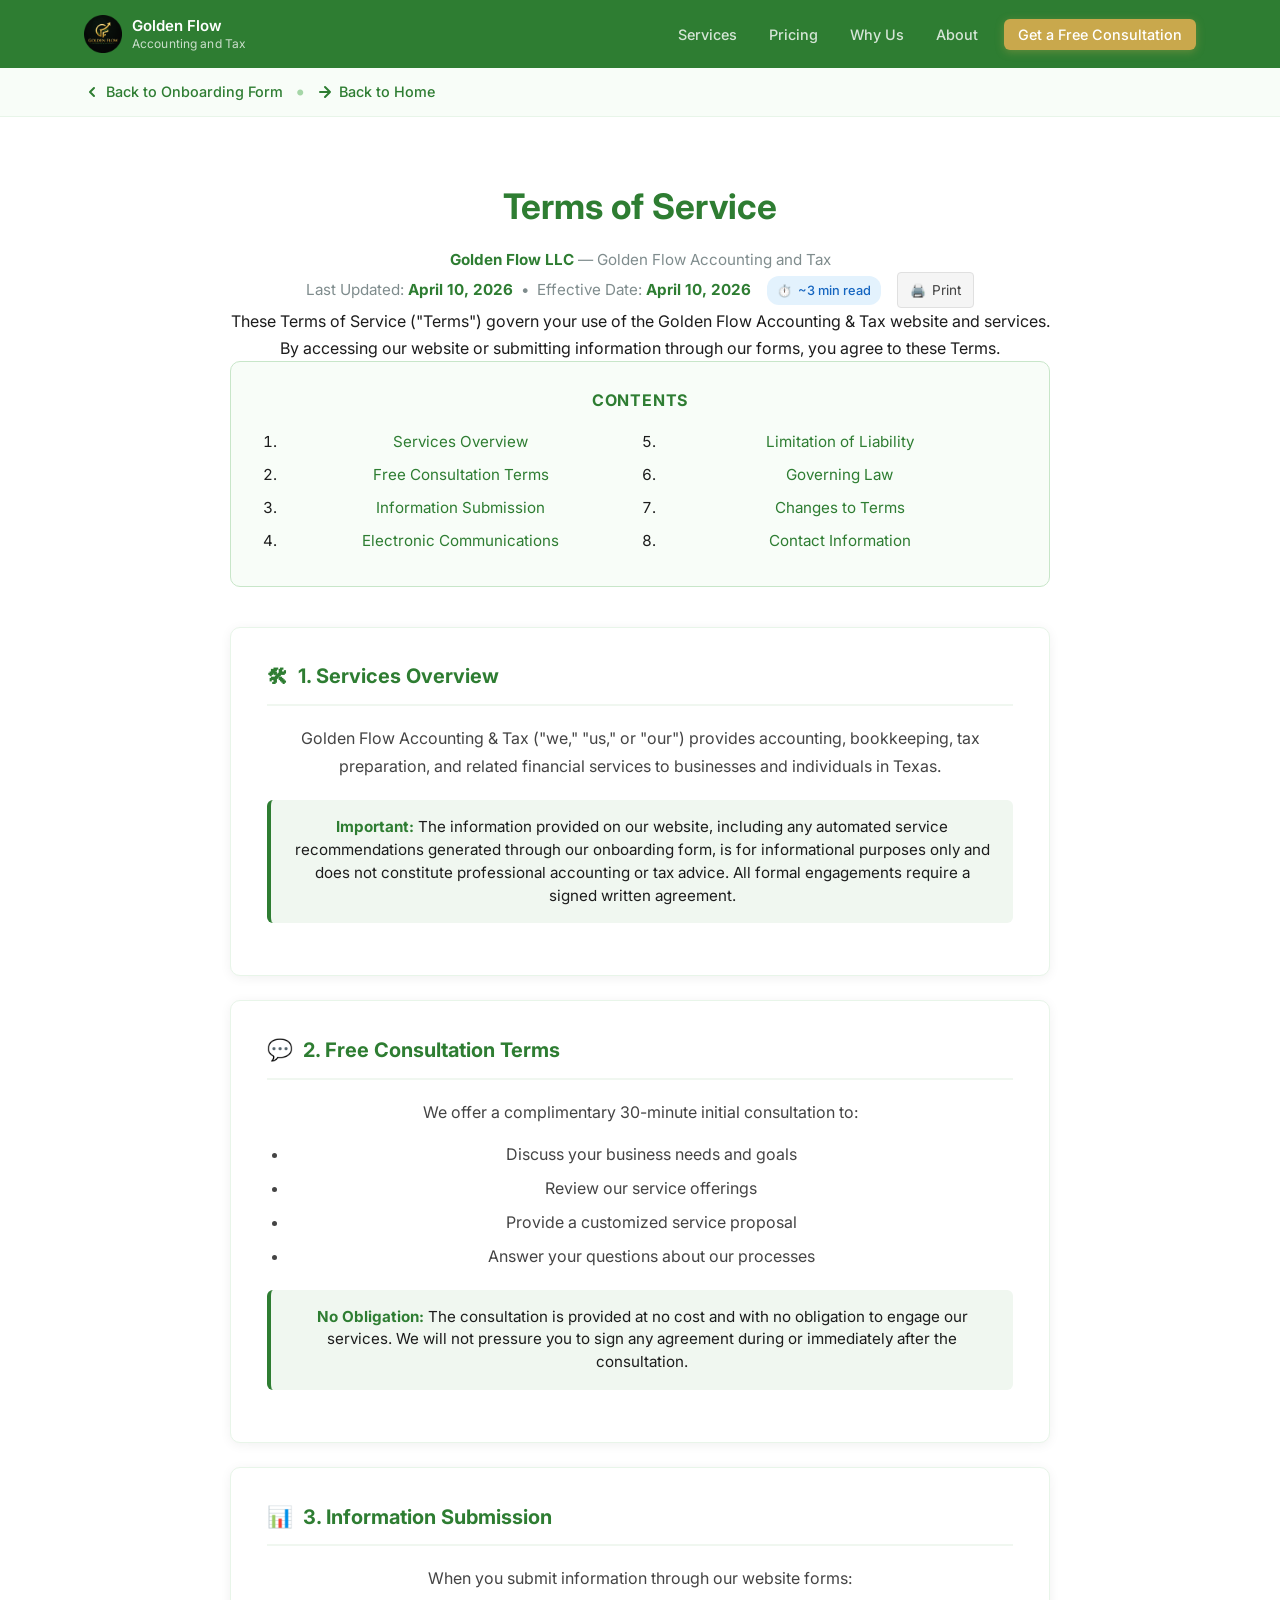
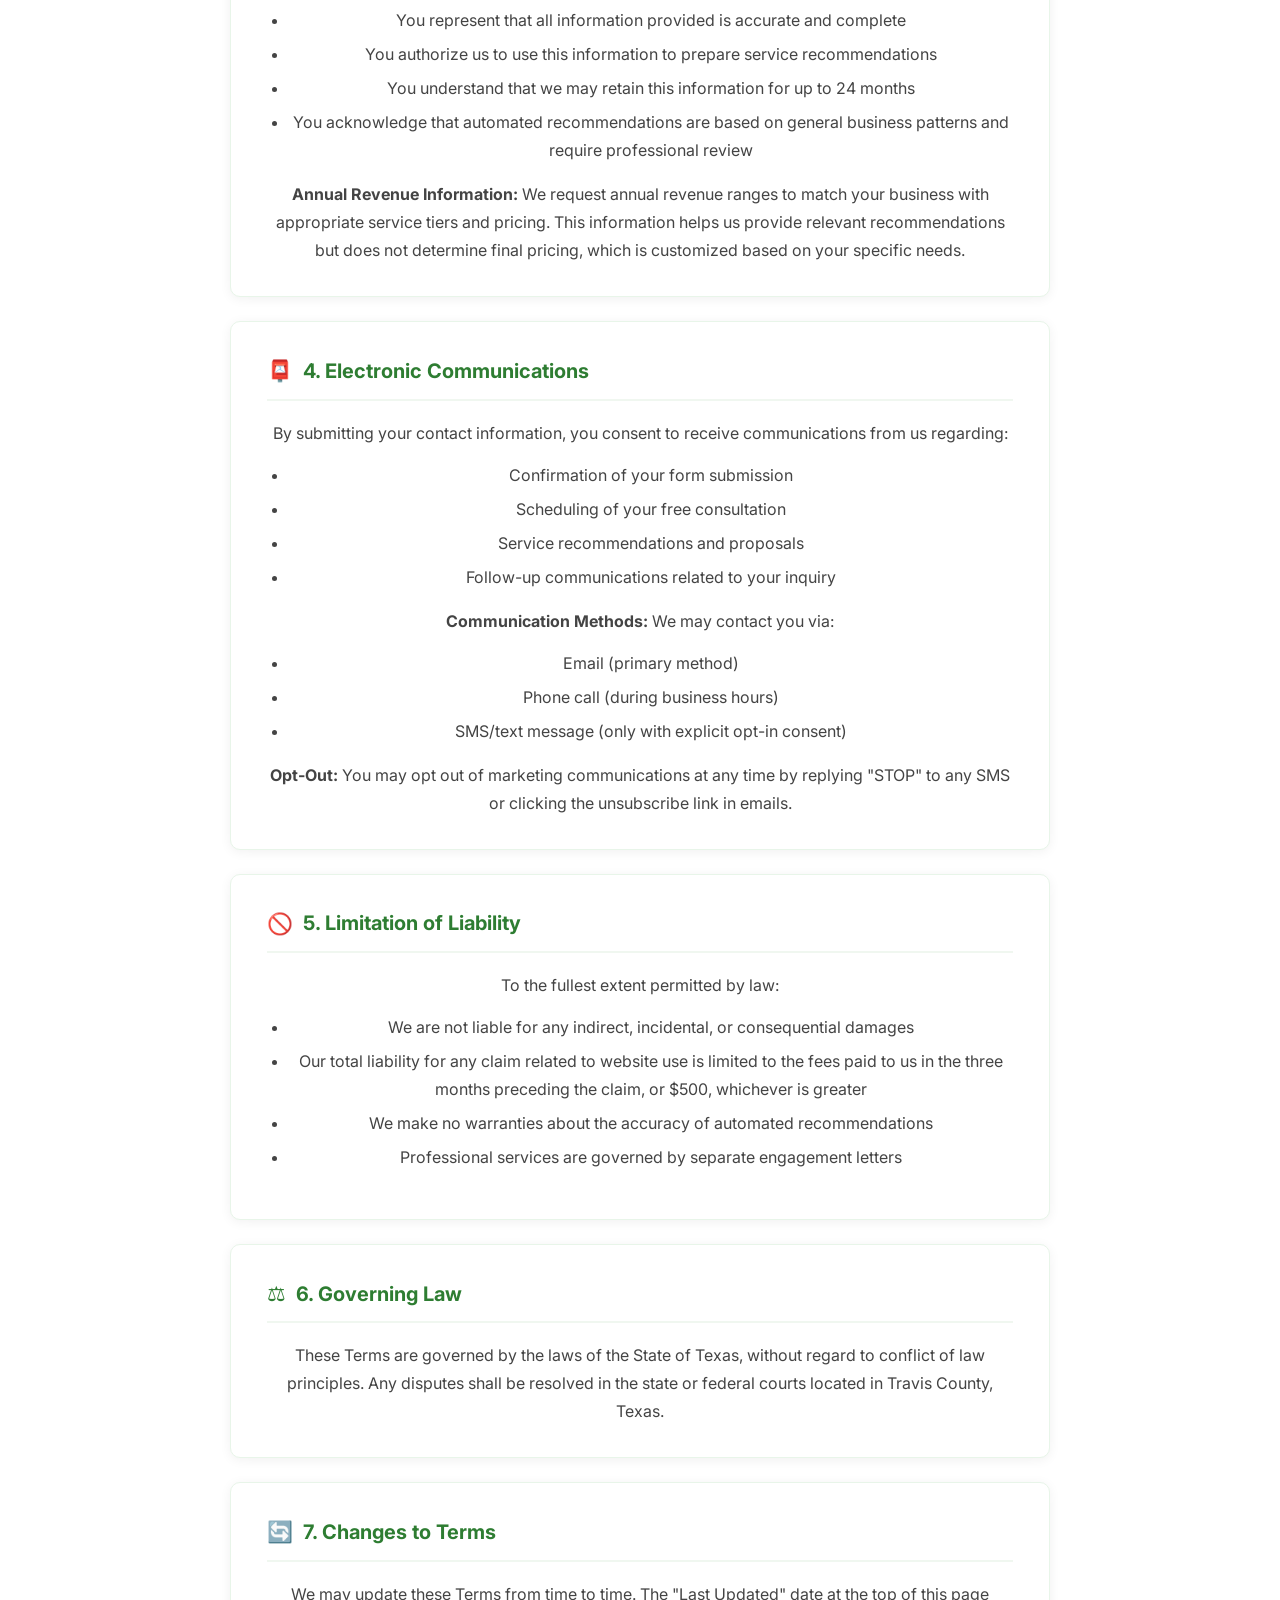
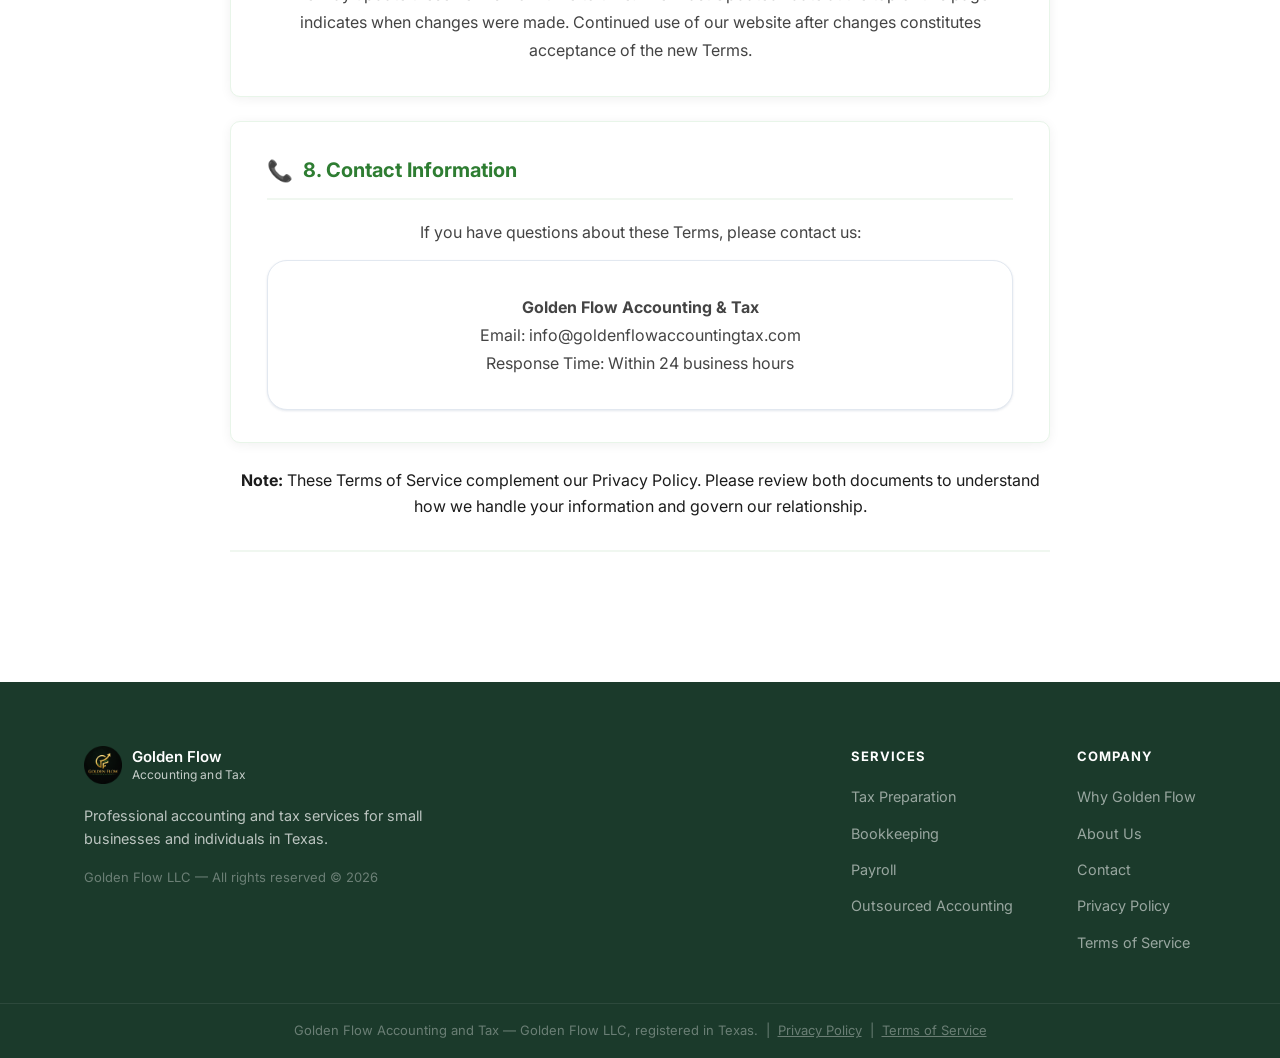
<file: pages/terms-of-service.html>
<!DOCTYPE html>
<html lang="en">
<head>
  <meta charset="UTF-8" />
  <meta name="viewport" content="width=device-width, initial-scale=1.0" />
  <meta name="description" content="Terms of Service for Golden Flow Accounting and Tax. Legal terms governing website use, consultations, and client relationships." />
  <meta property="og:title" content="Terms of Service | Golden Flow Accounting and Tax" />
  <meta property="og:description" content="Legal terms governing website use, consultations, and client relationships with Golden Flow LLC." />
  <meta property="og:type" content="website" />
  <meta property="og:url" content="https://goldenflowaccountingtax.com/pages/terms-of-service.html" />
  <meta property="og:image" content="https://goldenflowaccountingtax.com/assets/images/logos/logo.png" />
  <meta name="twitter:card" content="summary_large_image" />
  <title>Terms of Service - Golden Flow Accounting and Tax</title>
  <link rel="stylesheet" href="../css/style.css" />
  <link rel="icon" href="../assets/favicon/favicon.png" type="image/png" />
  <link rel="preconnect" href="https://fonts.googleapis.com" />
  <link rel="preconnect" href="https://fonts.gstatic.com" crossorigin />
  <link href="https://fonts.googleapis.com/css2?family=Inter:wght@300;400;500;600;700&family=Merriweather:wght@400;700&display=swap" rel="stylesheet" />
  <style>
    .privacy-container {
      max-width: 860px;
      margin: 0 auto;
      padding: 60px 20px 80px;
    }
    .privacy-header {
      text-align: center;
      margin-bottom: 50px;
      padding-bottom: 30px;
      border-bottom: 2px solid #f0f7f0;
    }
    .privacy-header h1 {
      color: #2E7D32;
      font-size: 2.2rem;
      margin-bottom: 12px;
    }
    .privacy-meta {
      color: #7f8c8d;
      font-size: 0.95rem;
    }
    .privacy-meta strong {
      color: #2E7D32;
    }
    .toc {
      background: #f8fdf8;
      border: 1px solid #c8e6c9;
      border-radius: 10px;
      padding: 25px 30px;
      margin-bottom: 40px;
    }
    .toc h2 {
      color: #2E7D32;
      font-size: 1rem;
      text-transform: uppercase;
      letter-spacing: 0.05em;
      margin-bottom: 15px;
    }
    .toc ol {
      padding-left: 20px;
      margin: 0;
      columns: 2;
      column-gap: 20px;
    }
    .toc li {
      margin-bottom: 8px;
      font-size: 0.95rem;
    }
    .toc a {
      color: #2E7D32;
      text-decoration: none;
      transition: color 0.2s;
    }
    .toc a:hover {
      color: #1B5E20;
      text-decoration: underline;
    }
    .policy-section {
      background: white;
      border-radius: 10px;
      padding: 32px 36px;
      margin-bottom: 24px;
      box-shadow: 0 2px 12px rgba(0,0,0,0.06);
      border: 1px solid #e8f5e9;
      scroll-margin-top: 90px;
    }
    .policy-section h2 {
      color: #2E7D32;
      font-size: 1.25rem;
      margin-bottom: 18px;
      padding-bottom: 10px;
      border-bottom: 2px solid #f0f7f0;
      display: flex;
      align-items: center;
      gap: 10px;
    }
    .section-icon {
      font-size: 1.3rem;
      flex-shrink: 0;
    }
    .policy-section p {
      color: #444;
      line-height: 1.75;
      margin-bottom: 14px;
    }
    .policy-section p:last-child {
      margin-bottom: 0;
    }
    .policy-section ul, .policy-section ol {
      padding-left: 22px;
      margin: 12px 0 16px;
      color: #444;
      line-height: 1.75;
    }
    .policy-section ul { list-style: disc; }
    .policy-section ol { list-style: decimal; }
    .policy-section li {
      margin-bottom: 6px;
    }
    .policy-section h3 {
      color: #1B5E20;
      font-size: 1rem;
      margin: 20px 0 8px;
    }

    .contact-grid {
      display: grid;
      grid-template-columns: repeat(auto-fit, minmax(240px, 1fr));
      gap: 20px;
      margin-top: 20px;
    }
    .contact-card {
      background: #f8fdf8;
      border: 1px solid #c8e6c9;
      border-radius: 8px;
      padding: 20px;
    }
    .contact-card h4 {
      color: #2E7D32;
      margin-bottom: 8px;
      font-size: 0.95rem;
    }
    .contact-card p {
      margin: 0;
      font-size: 0.9rem;
      color: #555;
    }
    .contact-card a {
      color: #2E7D32;
      text-decoration: none;
    }
    .contact-card a:hover {
      text-decoration: underline;
    }
    .back-top {
      text-align: center;
      margin-top: 40px;
    }
    .back-top a {
      color: #2E7D32;
      font-weight: 600;
      text-decoration: none;
      font-size: 0.95rem;
    }
    .back-top a:hover {
      text-decoration: underline;
    }
        @media (max-width: 860px) {
      .toc ol { columns: 1; }
    }
    @media (max-width: 640px) {
      .privacy-container { padding: 40px 16px 60px; }
      .privacy-header h1 { font-size: 1.7rem; }
      .policy-section { padding: 24px 20px; }
      .toc ol { columns: 1; }
    }
    .skip-link { position: absolute; top: -100%; left: 0; background: #2E7D32; color: #fff; padding: 12px 20px; font-weight: 600; z-index: 9999; text-decoration: none; border-radius: 0 0 6px 0; }
    .skip-link:focus { top: 0; }
  
    /* Back Navigation */
    .back-nav {
      background: #f8fdf8;
      border-bottom: 1px solid #e8f5e9;
      padding: 12px 0;
      font-size: 0.9rem;
    }
    .back-nav .container {
      display: flex;
      align-items: center;
      gap: 12px;
    }
    .back-link {
      display: inline-flex;
      align-items: center;
      gap: 6px;
      color: #2E7D32;
      text-decoration: none;
      font-weight: 500;
      transition: color 0.2s;
    }
    .back-link:hover {
      color: #1B5E20;
      text-decoration: underline;
    }
    .back-link svg {
      flex-shrink: 0;
    }
    .nav-divider {
      color: #a5d6a7;
      font-size: 1.2rem;
      line-height: 1;
    }
    
    /* Last Updated styling */
    .policy-subtitle {
      display: inline-flex;
      align-items: center;
      gap: 8px;
      background: #f0f7f0;
      color: #2E7D32;
      padding: 6px 12px;
      border-radius: 20px;
      font-size: 0.85rem;
      font-weight: 500;
      margin-top: 8px;
    }
    .policy-subtitle::before {
      content: "🔄";
      font-size: 0.8rem;
    }
    
    /* Callout boxes for important text */
    .callout-box {
      background: #fff8e1;
      border-left: 4px solid #FFC107;
      border-radius: 6px;
      padding: 16px 20px;
      margin: 20px 0;
      font-size: 0.95rem;
      line-height: 1.5;
    }
    .callout-box strong {
      color: #FF8F00;
    }
    
    /* Read time indicator */
    .read-time {
      display: inline-flex;
      align-items: center;
      gap: 6px;
      background: #e3f2fd;
      color: #1565C0;
      padding: 4px 10px;
      border-radius: 12px;
      font-size: 0.8rem;
      font-weight: 500;
      margin-left: 10px;
    }
    .read-time::before {
      content: "⏱️";
      font-size: 0.75rem;
    }
    
    /* Print button */
    .print-button {
      display: inline-flex;
      align-items: center;
      gap: 6px;
      background: #f5f5f5;
      color: #424242;
      padding: 6px 12px;
      border-radius: 4px;
      font-size: 0.85rem;
      text-decoration: none;
      border: 1px solid #e0e0e0;
      margin-left: 10px;
      transition: all 0.2s;
    }
    .print-button:hover {
      background: #eeeeee;
      border-color: #bdbdbd;
    }
    .print-button::before {
      content: "🖨️";
      font-size: 0.8rem;
    }
    /* Header meta container */
    .header-meta {
      display: flex;
      align-items: center;
      gap: 12px;
      margin-top: 12px;
      flex-wrap: wrap;
    }
    .privacy-meta .read-time,
    .privacy-meta .print-button {
      margin-left: 12px;
    }
    /* Highlight boxes for important notes */
    .highlight-box {
      background: #f0f7f0;
      border-left: 4px solid #2E7D32;
      border-radius: 6px;
      padding: 16px 20px;
      margin: 20px 0;
      font-size: 0.95rem;
      line-height: 1.5;
    }
    .highlight-box strong {
      color: #2E7D32;
    }
    .highlight-box a {
      color: #2E7D32;
      text-decoration: underline;
    }
    .highlight-box a:hover {
      color: #1B5E20;
    }</style>
</head>
<body>
  <a href="#main-content" class="skip-link">Skip to main content</a>

  <!-- ===== NAVIGATION ===== -->
  <header class="site-header" id="site-header">
    <nav class="nav container">
      <a href="../index.html" class="nav-logo">
        <img src="../assets/images/logos/logo.png?v=6" alt="Golden Flow Accounting and Tax" class="logo-image" />
        <span class="logo-text">Golden Flow <em>Accounting and Tax</em></span>
      </a>
      <button class="nav-toggle" id="navToggle" aria-label="Toggle navigation" aria-expanded="false">
        <span></span><span></span><span></span>
      </button>
      <ul class="nav-links" id="navLinks">
        <li><a href="../index.html#services">Services</a></li>
        <li><a href="../index.html#pricing">Pricing</a></li>
        <li><a href="../index.html#why-us">Why Us</a></li>
        <li><a href="../index.html#about">About</a></li>
        <li><a href="onboarding.html" class="nav-cta">Get a Free Consultation</a></li>
      </ul>
    </nav>
  </header>

  <!-- Back navigation for users coming from onboarding form -->
  <div class="back-nav" role="navigation" aria-label="Page navigation">
    <div class="container">
      <a href="onboarding.html" class="back-link">
        <svg width="16" height="16" viewBox="0 0 16 16" fill="none" xmlns="http://www.w3.org/2000/svg" aria-hidden="true">
          <path d="M10 4L6 8L10 12" stroke="currentColor" stroke-width="2" stroke-linecap="round" stroke-linejoin="round"/>
        </svg>
        Back to Onboarding Form
      </a>
      <span class="nav-divider">•</span>
      <a href="../index.html" class="back-link">
        <svg width="16" height="16" viewBox="0 0 16 16" fill="none" xmlns="http://www.w3.org/2000/svg" aria-hidden="true">
          <path d="M3 8H13M8 3L13 8L8 13" stroke="currentColor" stroke-width="2" stroke-linecap="round" stroke-linejoin="round"/>
        </svg>
        Back to Home
      </a>
    </div>
  </div>

  <main id="main-content">
    <div class="privacy-container">
            <div class="privacy-header">
        <h1>Terms of Service</h1>
        <p class="privacy-meta">
          <strong>Golden Flow LLC</strong> &mdash; Golden Flow Accounting and Tax<br />
          Last Updated: <strong>April 10, 2026</strong> &nbsp;&bull;&nbsp; Effective Date: <strong>April 10, 2026</strong>
          <span class="read-time">~3 min read</span>
          <a href="javascript:window.print()" class="print-button" title="Print this page">Print</a>
        </p>
        <p class="policy-intro">
          These Terms of Service ("Terms") govern your use of the Golden Flow Accounting & Tax website 
          and services. By accessing our website or submitting information through our forms, you agree 
          to these Terms.
        </p>

            <!-- Table of Contents -->
      <nav class="toc" aria-label="Policy sections">
        <h2>Contents</h2>
        <ol>
          <li><a href="#services">Services Overview</a></li>
          <li><a href="#consultation">Free Consultation Terms</a></li>
          <li><a href="#data-submission">Information Submission</a></li>
          <li><a href="#communications">Electronic Communications</a></li>
          <li><a href="#liability">Limitation of Liability</a></li>
          <li><a href="#governing-law">Governing Law</a></li>
          <li><a href="#changes">Changes to Terms</a></li>
          <li><a href="#contact">Contact Information</a></li>
        </ol>
      </nav>

      <section class="policy-section" id="services">
        <h2><span class="section-icon">&#128736;</span> 1. Services Overview</h2>
        <p>Golden Flow Accounting & Tax ("we," "us," or "our") provides accounting, bookkeeping, 
        tax preparation, and related financial services to businesses and individuals in Texas.</p>
        <div class="highlight-box">
          <strong>Important:</strong> The information provided on our website, including any 
        automated service recommendations generated through our onboarding form, is for 
        informational purposes only and does not constitute professional accounting or tax advice. 
        All formal engagements require a signed written agreement.
      </section>

      <section class="policy-section" id="consultation">
        <h2><span class="section-icon">&#128172;</span> 2. Free Consultation Terms</h2>
        <p>We offer a complimentary 30-minute initial consultation to:</p>
        <ul>
          <li>Discuss your business needs and goals</li>
          <li>Review our service offerings</li>
          <li>Provide a customized service proposal</li>
          <li>Answer your questions about our processes</li>
        </ul>
        <div class="highlight-box">
          <strong>No Obligation:</strong> The consultation is provided at no cost and with no 
        obligation to engage our services. We will not pressure you to sign any agreement during 
        or immediately after the consultation.
        </div>
      </section>

      <section class="policy-section" id="data-submission">
        <h2><span class="section-icon">&#128202;</span> 3. Information Submission</h2>
        <p>When you submit information through our website forms:</p>
        <ul>
          <li>You represent that all information provided is accurate and complete</li>
          <li>You authorize us to use this information to prepare service recommendations</li>
          <li>You understand that we may retain this information for up to 24 months</li>
          <li>You acknowledge that automated recommendations are based on general business 
          patterns and require professional review</li>
        </ul>
        <p><strong>Annual Revenue Information:</strong> We request annual revenue ranges to 
        match your business with appropriate service tiers and pricing. This information helps 
        us provide relevant recommendations but does not determine final pricing, which is 
        customized based on your specific needs.</p>
      </section>

      <section class="policy-section" id="communications">
        <h2><span class="section-icon">&#128238;</span> 4. Electronic Communications</h2>
        <p>By submitting your contact information, you consent to receive communications from 
        us regarding:</p>
        <ul>
          <li>Confirmation of your form submission</li>
          <li>Scheduling of your free consultation</li>
          <li>Service recommendations and proposals</li>
          <li>Follow-up communications related to your inquiry</li>
        </ul>
        <p><strong>Communication Methods:</strong> We may contact you via:</p>
        <ul>
          <li>Email (primary method)</li>
          <li>Phone call (during business hours)</li>
          <li>SMS/text message (only with explicit opt-in consent)</li>
        </ul>
        <p><strong>Opt-Out:</strong> You may opt out of marketing communications at any time 
        by replying "STOP" to any SMS or clicking the unsubscribe link in emails.</p>
      </section>

      <section class="policy-section" id="liability">
        <h2><span class="section-icon">&#128683;</span> 5. Limitation of Liability</h2>
        <p>To the fullest extent permitted by law:</p>
        <ul>
          <li>We are not liable for any indirect, incidental, or consequential damages</li>
          <li>Our total liability for any claim related to website use is limited to the fees paid to us in the three months preceding the claim, or $500, whichever is greater</li>
          <li>We make no warranties about the accuracy of automated recommendations</li>
          <li>Professional services are governed by separate engagement letters</li>
        </ul>
      </section>

      <section class="policy-section" id="governing-law">
        <h2><span class="section-icon">&#9878;&#65039;</span> 6. Governing Law</h2>
        <p>These Terms are governed by the laws of the State of Texas, without regard to 
        conflict of law principles. Any disputes shall be resolved in the state or federal 
        courts located in Travis County, Texas.</p>
      </section>

      <section class="policy-section" id="changes">
        <h2><span class="section-icon">&#128260;</span> 7. Changes to Terms</h2>
        <p>We may update these Terms from time to time. The "Last Updated" date at the top 
        of this page indicates when changes were made. Continued use of our website after 
        changes constitutes acceptance of the new Terms.</p>
      </section>

      <section class="policy-section" id="contact">
        <h2><span class="section-icon">&#128222;</span> 8. Contact Information</h2>
        <p>If you have questions about these Terms, please contact us:</p>
        <div class="contact-info">
          <p><strong>Golden Flow Accounting & Tax</strong><br>
          Email: <a href="mailto:info@goldenflowaccountingtax.com">info@goldenflowaccountingtax.com</a><br>
          Response Time: Within 24 business hours</p>
        </div>
      </section>

      <div class="policy-note">
        <p><strong>Note:</strong> These Terms of Service complement our 
        <a href="privacy-policy.html">Privacy Policy</a>. Please review both documents 
        to understand how we handle your information and govern our relationship.</p>
      </div>
    </div>
  </main>

  <footer class="site-footer">
    <div class="container footer-inner">
      <div class="footer-brand">
        <a href="../index.html" class="nav-logo">
          <img src="../assets/images/logos/logo.png?v=6" alt="Golden Flow Accounting and Tax" class="logo-image" />
          <span class="logo-text">Golden Flow <em>Accounting and Tax</em></span>
        </a>
        <p>Professional accounting and tax services for small businesses and individuals in Texas.</p>
        <p class="footer-legal">Golden Flow LLC &mdash; All rights reserved &copy; <span id="year"></span></p>
      </div>
      <nav class="footer-nav" aria-label="Footer navigation">
        <div class="footer-nav-col">
          <h4>Services</h4>
          <ul>
            <li><a href="../index.html#services">Tax Preparation</a></li>
            <li><a href="../index.html#services">Bookkeeping</a></li>
            <li><a href="../index.html#services">Payroll</a></li>
            <li><a href="../index.html#services">Outsourced Accounting</a></li>
          </ul>
        </div>
        <div class="footer-nav-col">
          <h4>Company</h4>
          <ul>
            <li><a href="../index.html#why-us">Why Golden Flow</a></li>
            <li><a href="../index.html#about">About Us</a></li>
            <li><a href="onboarding.html">Contact</a></li>
            <li><a href="privacy-policy.html">Privacy Policy</a></li>
            <li><a href="terms-of-service.html">Terms of Service</a></li>
          </ul>
        </div>
      </nav>
    </div>
    <div class="footer-bar">
      <div class="container">
        <p>Golden Flow Accounting and Tax — Golden Flow LLC, registered in Texas. &nbsp;|&nbsp; <a href="privacy-policy.html" style="color: inherit; text-decoration: underline;">Privacy Policy</a> &nbsp;|&nbsp; <a href="terms-of-service.html" style="color: inherit; text-decoration: underline;">Terms of Service</a></p>
      </div>
    </div>
  </footer>

  <script>
    document.getElementById('year').textContent = new Date().getFullYear();

    const header = document.getElementById('site-header');
    window.addEventListener('scroll', () => {
      header.classList.toggle('scrolled', window.scrollY > 20);
    }, { passive: true });

    const navToggle = document.getElementById('navToggle');
    const navLinks = document.getElementById('navLinks');
    if (navToggle && navLinks) {
      navToggle.addEventListener('click', () => {
        const expanded = navToggle.getAttribute('aria-expanded') === 'true';
        navToggle.setAttribute('aria-expanded', !expanded);
        navLinks.classList.toggle('open');
      });
    }
  </script>
</body>
</html>
</file>
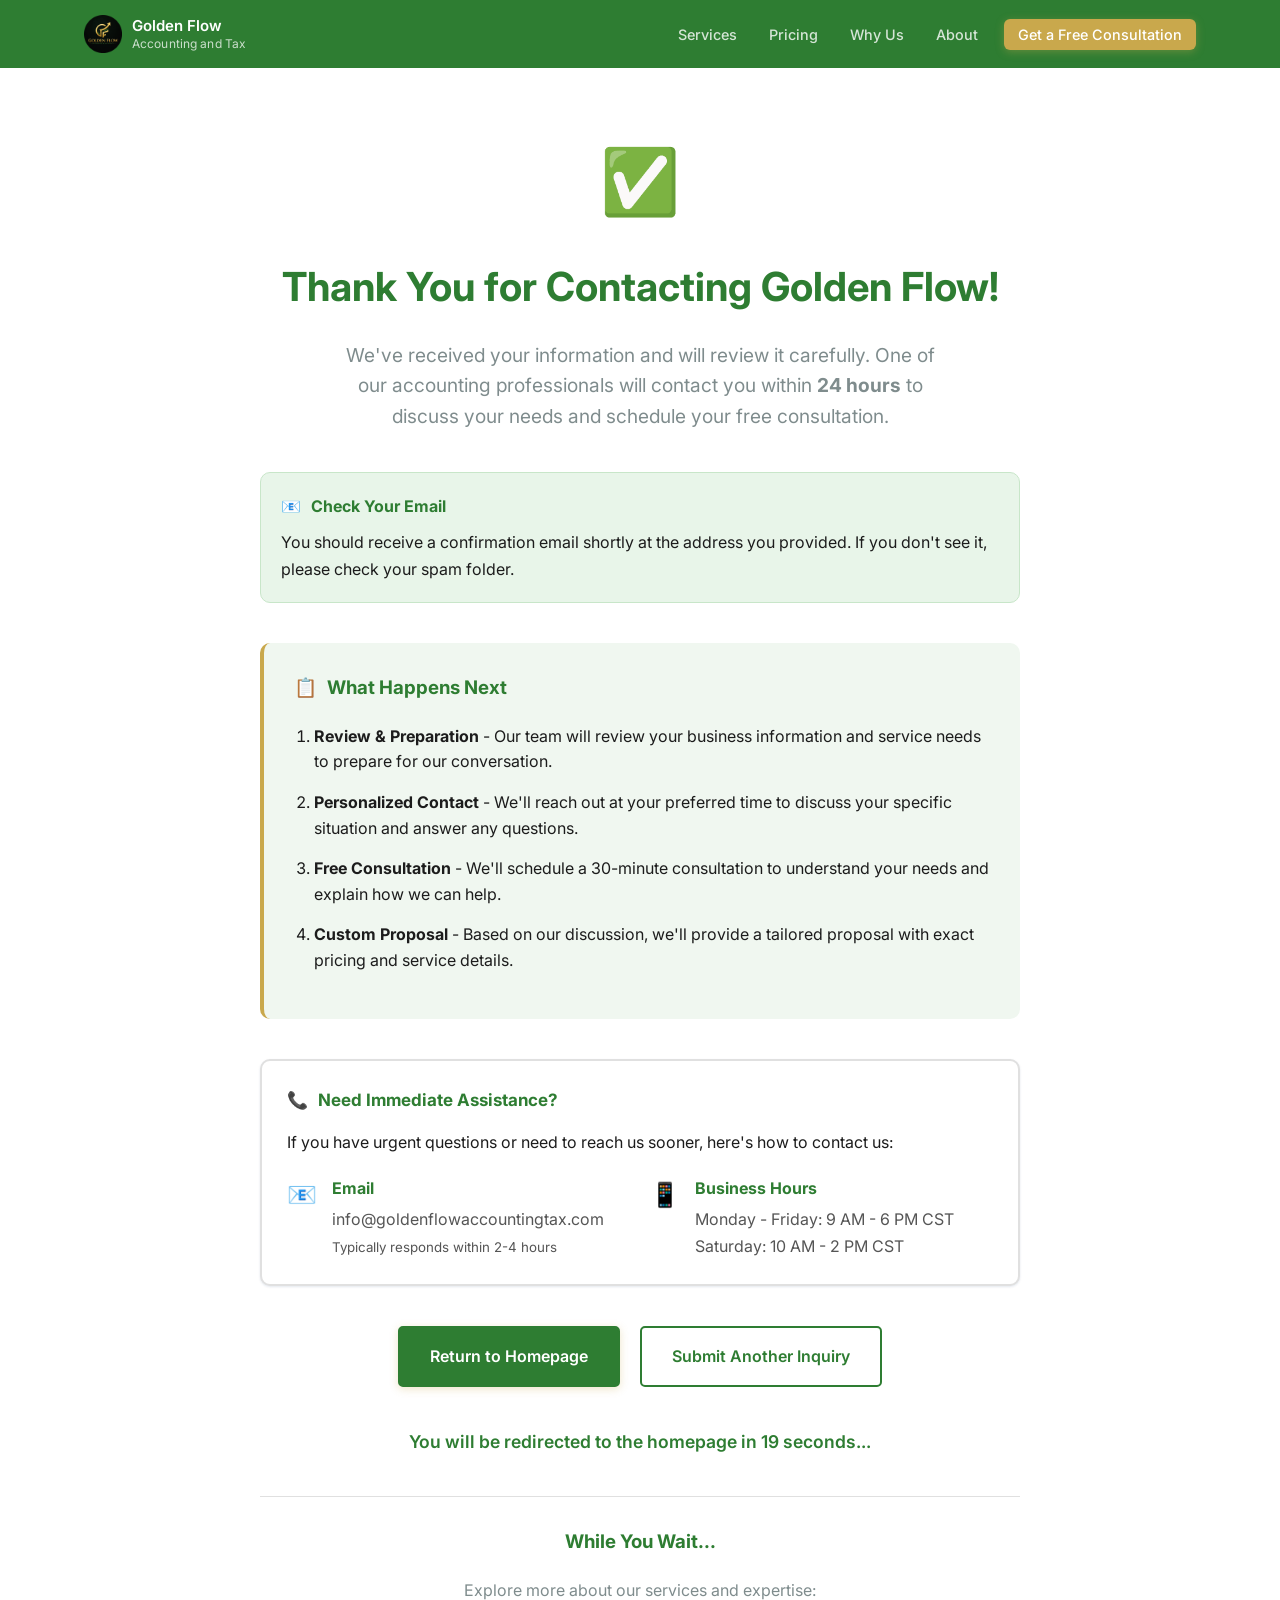
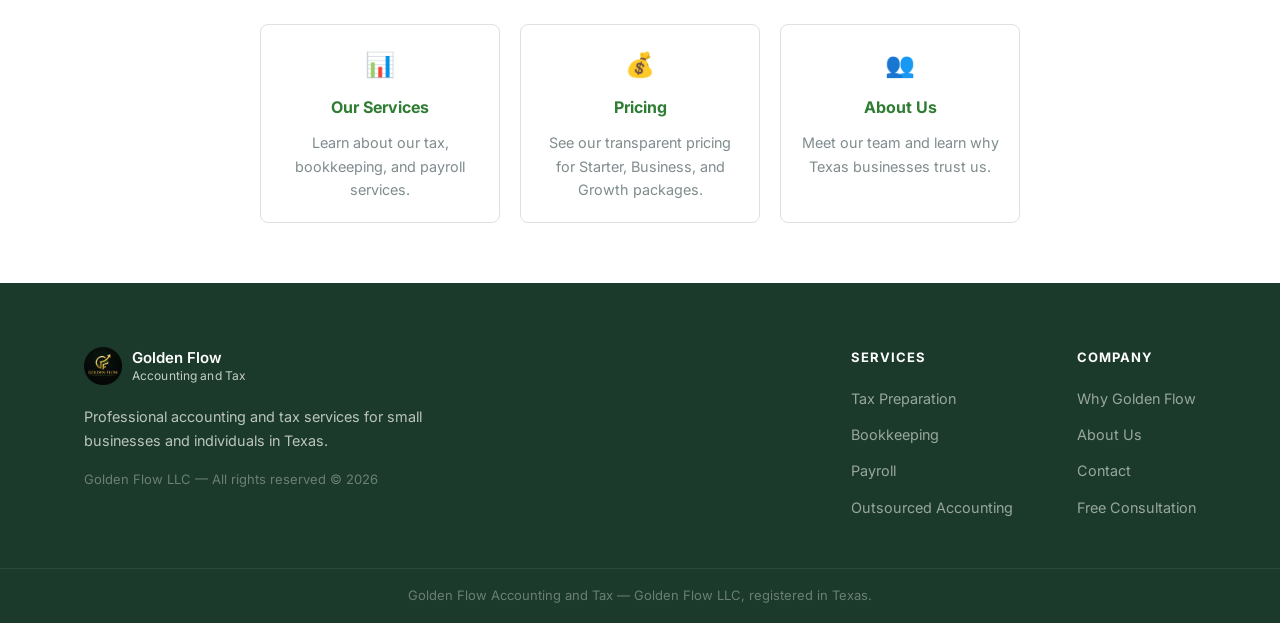
<file: pages/thank-you.html>
<!DOCTYPE html>
<html lang="en">
<head>
  <meta charset="UTF-8" />
  <meta name="viewport" content="width=device-width, initial-scale=1.0" />
  <meta name="description" content="Thank you for contacting Golden Flow Accounting and Tax. We'll be in touch within 24 hours." />
  <meta property="og:title" content="Golden Flow Accounting and Tax | Texas CPA & Tax Services" />
  <meta property="og:description" content="Professional tax preparation, bookkeeping, and payroll for Texas small businesses." />
  <meta property="og:type" content="website" />
  <meta property="og:url" content="https://goldenflowaccountingtax.com/" />
  <meta property="og:image" content="https://goldenflowaccountingtax.com/assets/images/logos/logo.png" />
  <meta name="twitter:card" content="summary_large_image" />
  <title>Thank You - Golden Flow Accounting and Tax</title>
  <link rel="stylesheet" href="../css/style.css" />
  <link rel="icon" href="../assets/favicon/favicon.png" type="image/png" />
  <link rel="preconnect" href="https://fonts.googleapis.com" />
  <link rel="preconnect" href="https://fonts.gstatic.com" crossorigin />
  <link href="https://fonts.googleapis.com/css2?family=Inter:wght@300;400;500;600;700&family=Merriweather:wght@400;700&display=swap" rel="stylesheet" />
  <style>
    .thank-you-container {
      max-width: 800px;
      margin: 0 auto;
      padding: 60px 20px;
      text-align: center;
    }
    .thank-you-icon {
      font-size: 4rem;
      margin-bottom: 20px;
      color: #2E7D32;
    }
    .thank-you-title {
      color: #2E7D32;
      font-size: 2.5rem;
      margin-bottom: 20px;
    }
    .thank-you-subtitle {
      color: #7f8c8d;
      font-size: 1.2rem;
      max-width: 600px;
      margin: 0 auto 40px;
      line-height: 1.6;
    }
    .next-steps {
      background: #f0f7f0;
      border-radius: 10px;
      padding: 30px;
      margin: 40px 0;
      text-align: left;
      border-left: 4px solid #C9A84C;
    }
    .next-steps h3 {
      color: #2E7D32;
      margin-bottom: 20px;
      display: flex;
      align-items: center;
      gap: 10px;
    }
    .next-steps ol {
      padding-left: 20px;
      margin: 0;
    }
    .next-steps li {
      margin-bottom: 15px;
      line-height: 1.6;
    }
    .contact-info {
      background: white;
      border-radius: 10px;
      padding: 25px;
      margin: 30px 0;
      border: 2px solid #e0e0e0;
      text-align: left;
    }
    .contact-info h3 {
      color: #2E7D32;
      margin-bottom: 15px;
      display: flex;
      align-items: center;
      gap: 10px;
    }
    .contact-details {
      display: grid;
      grid-template-columns: repeat(auto-fit, minmax(250px, 1fr));
      gap: 20px;
      margin-top: 20px;
    }
    .contact-item {
      display: flex;
      align-items: flex-start;
      gap: 15px;
    }
    .contact-icon {
      font-size: 1.5rem;
      color: #C9A84C;
      flex-shrink: 0;
    }
    .contact-text h4 {
      margin: 0 0 5px 0;
      color: #2E7D32;
    }
    .contact-text p {
      margin: 0;
      color: #555;
    }
    .action-buttons {
      display: flex;
      justify-content: center;
      gap: 20px;
      margin: 40px 0;
      flex-wrap: wrap;
    }
    .btn-primary {
      background: #2E7D32;
      color: white;
      padding: 15px 30px;
      border-radius: 5px;
      text-decoration: none;
      font-weight: 600;
      transition: all 0.3s;
      border: 2px solid #2E7D32;
    }
    .btn-primary:hover {
      background: #1B5E20;
      border-color: #1B5E20;
      transform: translateY(-2px);
      box-shadow: 0 5px 15px rgba(46, 125, 50, 0.3);
    }
    .btn-outline {
      background: white;
      color: #2E7D32;
      padding: 15px 30px;
      border-radius: 5px;
      text-decoration: none;
      font-weight: 600;
      transition: all 0.3s;
      border: 2px solid #2E7D32;
    }
    .btn-outline:hover {
      background: #2E7D32;
      color: white;
      transform: translateY(-2px);
    }
    .confirmation-note {
      background: #e8f5e9;
      border-radius: 10px;
      padding: 20px;
      margin: 30px 0;
      text-align: left;
      border: 1px solid #c8e6c9;
    }
    .confirmation-note h4 {
      color: #2E7D32;
      margin-bottom: 10px;
      display: flex;
      align-items: center;
      gap: 10px;
    }
    .timer {
      font-size: 1.1rem;
      color: #2E7D32;
      font-weight: 600;
      margin: 20px 0;
    }
    @media (max-width: 768px) {
      .thank-you-title {
        font-size: 2rem;
      }
      .action-buttons {
        flex-direction: column;
        align-items: center;
      }
      .btn-primary, .btn-outline {
        width: 100%;
        max-width: 300px;
        text-align: center;
      }
    }
    .skip-link { position: absolute; top: -100%; left: 0; background: #2E7D32; color: #fff; padding: 12px 20px; font-weight: 600; z-index: 9999; text-decoration: none; border-radius: 0 0 6px 0; }
    .skip-link:focus { top: 0; }
  </style>
</head>
<body>
  <a href="#main-content" class="skip-link">Skip to main content</a>

  <!-- ===== NAVIGATION ===== -->
  <header class="site-header" id="site-header">
    <nav class="nav container">
      <a href="../index.html" class="nav-logo">
        <img src="../assets/images/logos/logo.png?v=6" alt="Golden Flow Accounting and Tax" class="logo-image" />
        <span class="logo-text">Golden Flow <em>Accounting and Tax</em></span>
      </a>
      <button class="nav-toggle" id="navToggle" aria-label="Toggle navigation" aria-expanded="false">
        <span></span><span></span><span></span>
      </button>
      <ul class="nav-links" id="navLinks">
        <li><a href="../index.html#services">Services</a></li>
        <li><a href="../index.html#pricing">Pricing</a></li>
        <li><a href="../index.html#why-us">Why Us</a></li>
        <li><a href="../index.html#about">About</a></li>
        <li><a href="onboarding.html" class="nav-cta">Get a Free Consultation</a></li>
      </ul>
    </nav>
  </header>

  <main id="main-content">
    <div class="thank-you-container">
      <!-- Success Icon -->
      <div class="thank-you-icon">✅</div>
      
      <!-- Main Title -->
      <h1 class="thank-you-title">Thank You for Contacting Golden Flow!</h1>
      
      <!-- Subtitle -->
      <p class="thank-you-subtitle">
        We've received your information and will review it carefully. One of our accounting professionals will contact you within <strong>24 hours</strong> to discuss your needs and schedule your free consultation.
      </p>
      
      <!-- Confirmation Note -->
      <div class="confirmation-note">
        <h4><span>📧</span> Check Your Email</h4>
        <p>You should receive a confirmation email shortly at the address you provided. If you don't see it, please check your spam folder.</p>
      </div>
      
      <!-- Next Steps -->
      <div class="next-steps">
        <h3><span>📋</span> What Happens Next</h3>
        <ol>
          <li><strong>Review & Preparation</strong> - Our team will review your business information and service needs to prepare for our conversation.</li>
          <li><strong>Personalized Contact</strong> - We'll reach out at your preferred time to discuss your specific situation and answer any questions.</li>
          <li><strong>Free Consultation</strong> - We'll schedule a 30-minute consultation to understand your needs and explain how we can help.</li>
          <li><strong>Custom Proposal</strong> - Based on our discussion, we'll provide a tailored proposal with exact pricing and service details.</li>
        </ol>
      </div>
      
      <!-- Contact Information -->
      <div class="contact-info">
        <h3><span>📞</span> Need Immediate Assistance?</h3>
        <p>If you have urgent questions or need to reach us sooner, here's how to contact us:</p>
        
        <div class="contact-details">
          <div class="contact-item">
            <div class="contact-icon">📧</div>
            <div class="contact-text">
              <h4>Email</h4>
              <p>info@goldenflowaccountingtax.com</p>
              <p><small>Typically responds within 2-4 hours</small></p>
            </div>
          </div>
          
          <div class="contact-item">
            <div class="contact-icon">📱</div>
            <div class="contact-text">
              <h4>Business Hours</h4>
              <p>Monday - Friday: 9 AM - 6 PM CST</p>
              <p>Saturday: 10 AM - 2 PM CST</p>
            </div>
          </div>
        </div>
      </div>
      
      <!-- Action Buttons -->
      <div class="action-buttons">
        <a href="../index.html" class="btn-primary">Return to Homepage</a>
        <a href="onboarding.html" class="btn-outline">Submit Another Inquiry</a>
      </div>
      
      <!-- Auto-redirect Timer -->
      <div class="timer" id="timer">
        You will be redirected to the homepage in <span id="countdown">20</span> seconds...
      </div>
      
      <!-- Additional Resources -->
      <div style="margin-top: 40px; padding-top: 30px; border-top: 1px solid #e0e0e0;">
        <h3 style="color: #2E7D32; margin-bottom: 20px;">While You Wait...</h3>
        <p style="color: #7f8c8d; margin-bottom: 20px;">Explore more about our services and expertise:</p>
        
        <div style="display: grid; grid-template-columns: repeat(auto-fit, minmax(200px, 1fr)); gap: 20px; margin-top: 20px;">
          <a href="../index.html#services" style="text-decoration: none; color: inherit;">
            <div style="background: white; padding: 20px; border-radius: 8px; border: 1px solid #e0e0e0; transition: all 0.3s; height: 100%;">
              <div style="font-size: 1.5rem; margin-bottom: 10px; color: #2E7D32;">📊</div>
              <h4 style="margin: 0 0 10px 0; color: #2E7D32;">Our Services</h4>
              <p style="margin: 0; color: #7f8c8d; font-size: 0.9rem;">Learn about our tax, bookkeeping, and payroll services.</p>
            </div>
          </a>
          
          <a href="../index.html#pricing" style="text-decoration: none; color: inherit;">
            <div style="background: white; padding: 20px; border-radius: 8px; border: 1px solid #e0e0e0; transition: all 0.3s; height: 100%;">
              <div style="font-size: 1.5rem; margin-bottom: 10px; color: #2E7D32;">💰</div>
              <h4 style="margin: 0 0 10px 0; color: #2E7D32;">Pricing</h4>
              <p style="margin: 0; color: #7f8c8d; font-size: 0.9rem;">See our transparent pricing for Starter, Business, and Growth packages.</p>
            </div>
          </a>
          
          <a href="../index.html#about" style="text-decoration: none; color: inherit;">
            <div style="background: white; padding: 20px; border-radius: 8px; border: 1px solid #e0e0e0; transition: all 0.3s; height: 100%;">
              <div style="font-size: 1.5rem; margin-bottom: 10px; color: #2E7D32;">👥</div>
              <h4 style="margin: 0 0 10px 0; color: #2E7D32;">About Us</h4>
              <p style="margin: 0; color: #7f8c8d; font-size: 0.9rem;">Meet our team and learn why Texas businesses trust us.</p>
            </div>
          </a>
        </div>
      </div>
    </div>
  </main>

  <footer class="site-footer">
    <div class="container footer-inner">
      <div class="footer-brand">
        <a href="../index.html" class="nav-logo">
          <img src="../assets/images/logos/logo.png?v=6" alt="Golden Flow Accounting and Tax" class="logo-image" />
          <span class="logo-text">Golden Flow <em>Accounting and Tax</em></span>
        </a>
        <p>Professional accounting and tax services for small businesses and individuals in Texas.</p>
        <p class="footer-legal">Golden Flow LLC &mdash; All rights reserved &copy; <span id="year"></span></p>
      </div>
      <nav class="footer-nav" aria-label="Footer navigation">
        <div class="footer-nav-col">
          <h4>Services</h4>
          <ul>
            <li><a href="../index.html#services">Tax Preparation</a></li>
            <li><a href="../index.html#services">Bookkeeping</a></li>
            <li><a href="../index.html#services">Payroll</a></li>
            <li><a href="../index.html#services">Outsourced Accounting</a></li>
          </ul>
        </div>
        <div class="footer-nav-col">
          <h4>Company</h4>
          <ul>
            <li><a href="../index.html#why-us">Why Golden Flow</a></li>
            <li><a href="../index.html#about">About Us</a></li>
            <li><a href="onboarding.html">Contact</a></li>
            <li><a href="onboarding.html">Free Consultation</a></li>
          </ul>
        </div>
      </nav>
    </div>
    <div class="footer-bar">
      <div class="container">
        <p>Golden Flow Accounting and Tax — Golden Flow LLC, registered in Texas.</p>
      </div>
    </div>
  </footer>

  <script>
    // ── Year in footer
    document.getElementById('year').textContent = new Date().getFullYear();

    // ── Sticky header shadow
    const header = document.getElementById('site-header');
    window.addEventListener('scroll', () => {
      header.classList.toggle('scrolled', window.scrollY > 20);
    }, { passive: true });

    // ── Mobile nav toggle
    const navToggle = document.getElementById('navToggle');
    const navLinks = document.getElementById('navLinks');
    if (navToggle && navLinks) {
      navToggle.addEventListener('click', () => {
        const expanded = navToggle.getAttribute('aria-expanded') === 'true';
        navToggle.setAttribute('aria-expanded', !expanded);
        navLinks.classList.toggle('open');
        navToggle.setAttribute('aria-expanded', !expanded);
      });
    }

    // ── Auto-redirect timer
    let seconds = 20;
    const countdownElement = document.getElementById('countdown');
    const timerElement = document.getElementById('timer');
    
    const countdown = setInterval(() => {
      seconds--;
      countdownElement.textContent = seconds;
      
      if (seconds <= 0) {
        clearInterval(countdown);
        timerElement.innerHTML = 'Redirecting to homepage...';
        setTimeout(() => {
          window.location.href = '../index.html';
        }, 500);
      }
    }, 1000);
    
    // Allow user to cancel redirect by clicking anywhere
    document.addEventListener('click', () => {
      clearInterval(countdown);
      timerElement.innerHTML = 'Redirect cancelled. Feel free to explore our site.';
      timerElement.style.color = '#7f8c8d';
    });
    
    // Also cancel on any key press
    document.addEventListener('keydown', () => {
      clearInterval(countdown);
      timerElement.innerHTML = 'Redirect cancelled. Feel free to explore our site.';
      timerElement.style.color = '#7f8c8d';
    });
  </script>
</body>
</html>
</file>
<file: css/style.css>
/* ================================================================
   Golden Flow Accounting and Tax — style.css
   ================================================================ */

/* ── Custom Properties ─────────────────────────────────────────── */
:root {
  --color-primary:       #2E7D32;   /* Deep forest green */
  --color-primary-dark:  #1B5E20;
  --color-primary-mid:   #388E3C;
  --color-accent:        #C9A84C;   /* Warm gold */
  --color-accent-dark:   #A8892E;
  --color-accent-light:  #F5ECD0;
  --color-text:          #1C1C1C;
  --color-text-muted:    #64748B;
  --color-border:        #E2E8F0;
  --color-bg:            #ffffff;
  --color-bg-alt:        #F8F9FC;
  --color-bg-dark:       #1B3A2B;

  --font-sans:   'Inter', system-ui, -apple-system, sans-serif;
  --font-serif:  'Merriweather', Georgia, serif;

  --radius-sm:   6px;
  --radius-md:   12px;
  --radius-lg:   20px;
  --radius-xl:   32px;

  --shadow-sm:   0 1px 3px rgba(27,58,107,.07), 0 1px 2px rgba(27,58,107,.05);
  --shadow-md:   0 4px 16px rgba(27,58,107,.10), 0 2px 6px rgba(27,58,107,.06);
  --shadow-lg:   0 12px 40px rgba(27,58,107,.14), 0 4px 12px rgba(27,58,107,.08);

  --transition:  all 0.22s ease;
  --max-w:       1160px;
}

/* ── Reset & Base ───────────────────────────────────────────────── */
*, *::before, *::after { box-sizing: border-box; margin: 0; padding: 0; }

html {
  scroll-behavior: smooth;
  font-size: 16px;
  -webkit-text-size-adjust: 100%;
}

body {
  font-family: var(--font-sans);
  color: var(--color-text);
  background: var(--color-bg);
  line-height: 1.65;
  -webkit-font-smoothing: antialiased;
  overflow-x: hidden;
}

img, svg { display: block; max-width: 100%; }
a { color: inherit; text-decoration: none; }

/* Skip-to-content link for keyboard accessibility */
.skip-link {
  position: absolute;
  top: -100%;
  left: 0;
  background: var(--color-primary);
  color: #fff;
  padding: 12px 20px;
  font-weight: 600;
  z-index: 9999;
  text-decoration: none;
  border-radius: 0 0 var(--radius-sm) 0;
}
.skip-link:focus { top: 0; }
ul { list-style: none; }
button, input, select, textarea {
  font: inherit;
  color: inherit;
  border: none;
  background: transparent;
}
button { cursor: pointer; }

/* ── Utility ────────────────────────────────────────────────────── */
.container {
  width: 100%;
  max-width: var(--max-w);
  margin: 0 auto;
  padding: 0 24px;
}

.section       { padding: 96px 0; }
.section-alt   { background: var(--color-bg-alt); }

.section-header {
  text-align: center;
  max-width: 680px;
  margin: 0 auto 64px;
}

.section-label {
  display: inline-block;
  font-size: 0.78rem;
  font-weight: 600;
  letter-spacing: 0.12em;
  text-transform: uppercase;
  color: var(--color-accent);
  margin-bottom: 12px;
}

.section-header h2 {
  font-family: var(--font-serif);
  font-size: clamp(1.75rem, 3.5vw, 2.5rem);
  line-height: 1.25;
  color: var(--color-primary);
  margin-bottom: 16px;
}

.section-sub {
  font-size: 1.0625rem;
  color: var(--color-text-muted);
  line-height: 1.7;
}

.accent-text { color: var(--color-accent); }

/* ── Buttons ────────────────────────────────────────────────────── */
.btn {
  display: inline-flex;
  align-items: center;
  gap: 8px;
  padding: 12px 26px;
  border-radius: var(--radius-sm);
  font-size: 0.9375rem;
  font-weight: 600;
  line-height: 1;
  transition: var(--transition);
  white-space: nowrap;
}

.btn-primary {
  background: var(--color-accent);
  color: #fff;
  box-shadow: 0 2px 8px rgba(201,168,76,.3);
}
.btn-primary:hover {
  background: var(--color-accent-dark);
  box-shadow: 0 4px 14px rgba(201,168,76,.4);
  transform: translateY(-1px);
}

.btn-outline {
  border: 2px solid rgba(255,255,255,.45);
  color: #fff;
}
.btn-outline:hover {
  border-color: #fff;
  background: rgba(255,255,255,.12);
}

.btn-lg { padding: 15px 32px; font-size: 1rem; }

/* ── Reveal animation ───────────────────────────────────────────── */
.reveal {
  opacity: 0;
  transform: translateY(24px);
  transition: opacity 0.5s ease, transform 0.5s ease;
}
.reveal.visible {
  opacity: 1;
  transform: none;
}

/* ================================================================
   NAVIGATION
   ================================================================ */
.site-header {
  position: sticky;
  top: 0;
  z-index: 100;
  background: var(--color-primary);
  transition: box-shadow 0.2s ease;
}
.site-header.scrolled {
  box-shadow: 0 2px 20px rgba(0,0,0,.25);
}

.nav {
  display: flex;
  align-items: center;
  justify-content: space-between;
  height: 68px;
  gap: 24px;
}

.nav-logo {
  display: flex;
  align-items: center;
  gap: 10px;
  flex-shrink: 0;
}

.logo-image {
  height: 38px;
  width: auto;
  flex-shrink: 0;
}

.logo-mark {
  width: 38px;
  height: 38px;
  border-radius: var(--radius-sm);
  background: var(--color-accent);
  color: #fff;
  font-weight: 700;
  font-size: 0.875rem;
  display: grid;
  place-items: center;
  flex-shrink: 0;
  letter-spacing: 0.04em;
}

.logo-text {
  color: #fff;
  font-size: 0.9375rem;
  font-weight: 600;
  line-height: 1.25;
}
.logo-text em {
  display: block;
  font-style: normal;
  font-weight: 400;
  font-size: 0.75rem;
  opacity: 0.75;
  letter-spacing: 0.01em;
}

.nav-links {
  display: flex;
  align-items: center;
  gap: 4px;
}

.nav-links a {
  color: rgba(255,255,255,.8);
  font-size: 0.9rem;
  font-weight: 500;
  padding: 7px 14px;
  border-radius: var(--radius-sm);
  transition: var(--transition);
}
.nav-links a:hover,
.nav-links a.active {
  color: #fff;
  background: rgba(255,255,255,.1);
}

.nav-cta {
  background: var(--color-accent) !important;
  color: #fff !important;
  margin-left: 8px;
  box-shadow: 0 2px 8px rgba(201,168,76,.35);
}
.nav-cta:hover {
  background: var(--color-accent-dark) !important;
}

.nav-toggle {
  display: none;
  flex-direction: column;
  justify-content: center;
  align-items: center;
  gap: 5px;
  padding: 10px;
  margin-left: auto;
  min-width: 44px;
  min-height: 44px;
}
.nav-toggle span {
  display: block;
  width: 22px;
  height: 2px;
  background: #fff;
  border-radius: 2px;
  transition: var(--transition);
}

/* ================================================================
   HERO
   ================================================================ */
.hero {
  position: relative;
  background: linear-gradient(135deg, var(--color-primary-dark) 0%, var(--color-primary) 50%, var(--color-primary-mid) 100%);
  overflow: hidden;
  padding: 100px 0 0;
}

.hero-bg-shape {
  position: absolute;
  top: -120px;
  right: -80px;
  width: 600px;
  height: 600px;
  background: radial-gradient(circle, rgba(201,168,76,.18) 0%, transparent 70%);
  pointer-events: none;
}

.hero-inner {
  display: grid;
  grid-template-columns: 1fr auto;
  gap: 48px;
  align-items: center;
  padding-bottom: 80px;
}

.hero-eyebrow {
  font-size: 0.8rem;
  font-weight: 600;
  letter-spacing: 0.12em;
  text-transform: uppercase;
  color: var(--color-accent);
  margin-bottom: 20px;
  opacity: 0.9;
}

.hero-content h1 {
  font-family: var(--font-serif);
  font-size: clamp(2rem, 4.5vw, 3.25rem);
  color: #fff;
  line-height: 1.2;
  margin-bottom: 24px;
}

.hero-sub {
  font-size: 1.0625rem;
  color: rgba(255,255,255,.75);
  max-width: 520px;
  line-height: 1.7;
  margin-bottom: 36px;
}

.hero-actions {
  display: flex;
  gap: 14px;
  flex-wrap: wrap;
  margin-bottom: 36px;
}

.hero-trust {
  display: flex;
  gap: 24px;
  flex-wrap: wrap;
}
.hero-trust li {
  display: flex;
  align-items: center;
  gap: 7px;
  font-size: 0.875rem;
  color: rgba(255,255,255,.7);
}
.check-icon {
  color: var(--color-accent);
  font-weight: 700;
  font-size: 1rem;
}

/* Hero visual cards */
.hero-visual {
  display: flex;
  flex-direction: column;
  gap: 14px;
  min-width: 220px;
}

.hero-card {
  background: rgba(255,255,255,.07);
  border: 1px solid rgba(255,255,255,.12);
  backdrop-filter: blur(8px);
  border-radius: var(--radius-md);
  padding: 18px 20px;
  color: #fff;
}

.hc-label {
  font-size: 0.72rem;
  font-weight: 600;
  letter-spacing: 0.08em;
  text-transform: uppercase;
  opacity: 0.6;
  margin-bottom: 6px;
}
.hc-value {
  font-size: 1rem;
  font-weight: 600;
}
.hc-bar {
  margin-top: 10px;
  height: 4px;
  background: rgba(255,255,255,.15);
  border-radius: 4px;
  overflow: hidden;
}
.hc-fill {
  height: 100%;
  width: 82%;
  background: var(--color-accent);
  border-radius: 4px;
}
.hc-dot {
  width: 8px;
  height: 8px;
  border-radius: 50%;
  margin-top: 8px;
}
.dot-green { background: #FFD966; box-shadow: 0 0 8px rgba(255,217,102,.6); }

.hero-wave {
  line-height: 0;
  margin-top: -2px;
}
.hero-wave svg {
  width: 100%;
  height: 60px;
}

/* ================================================================
   SERVICES
   ================================================================ */
.services-grid {
  display: grid;
  grid-template-columns: repeat(auto-fit, minmax(260px, 1fr));
  gap: 24px;
}

.service-card {
  background: var(--color-bg);
  border: 1px solid var(--color-border);
  border-radius: var(--radius-lg);
  padding: 36px 32px 32px;
  box-shadow: var(--shadow-sm);
  transition: var(--transition);
  position: relative;
  overflow: hidden;
}

.service-card::before {
  content: '';
  position: absolute;
  top: 0;
  left: 0;
  right: 0;
  height: 3px;
  background: var(--color-accent);
  opacity: 0;
  transition: opacity 0.22s ease;
}

.service-card:hover {
  transform: translateY(-4px);
  box-shadow: var(--shadow-lg);
  border-color: var(--color-accent);
}
.service-card:hover::before { opacity: 1; }

.service-icon {
  width: 56px;
  height: 56px;
  border-radius: var(--radius-md);
  background: var(--color-accent-light);
  color: var(--color-accent);
  display: grid;
  place-items: center;
  margin-bottom: 22px;
}
.service-icon svg { width: 30px; height: 30px; }

.service-card h3 {
  font-size: 1.125rem;
  font-weight: 700;
  color: var(--color-primary);
  margin-bottom: 12px;
}

.service-card p {
  font-size: 0.9375rem;
  color: var(--color-text-muted);
  line-height: 1.65;
  margin-bottom: 20px;
}

.service-features {
  border-top: 1px solid var(--color-border);
  padding-top: 16px;
  display: flex;
  flex-direction: column;
  gap: 8px;
}
.service-features li {
  font-size: 0.85rem;
  color: var(--color-text-muted);
  padding-left: 18px;
  position: relative;
}
.service-features li::before {
  content: '✓';
  position: absolute;
  left: 0;
  color: var(--color-accent);
  font-weight: 700;
}

/* ================================================================
   WHY US / PILLARS
   ================================================================ */
.pillars-grid {
  display: grid;
  grid-template-columns: repeat(auto-fit, minmax(300px, 1fr));
  gap: 32px;
}

.pillar {
  display: flex;
  flex-direction: column;
  gap: 14px;
}

.pillar-icon {
  width: 52px;
  height: 52px;
  flex-shrink: 0;
}
.pillar-icon svg { width: 52px; height: 52px; }

.pillar h3 {
  font-size: 1.0625rem;
  font-weight: 700;
  color: var(--color-primary);
}

.pillar p {
  font-size: 0.9375rem;
  color: var(--color-text-muted);
  line-height: 1.65;
}

/* ================================================================
   PRICING
   ================================================================ */
.pricing-grid {
  display: grid;
  grid-template-columns: repeat(3, 1fr);
  gap: 24px;
  align-items: start;
}

.pricing-card {
  background: var(--color-bg);
  border: 1px solid var(--color-border);
  border-radius: var(--radius-lg);
  padding: 36px 32px 32px;
  box-shadow: var(--shadow-sm);
  transition: var(--transition);
  position: relative;
  display: flex;
  flex-direction: column;
  gap: 24px;
}

.pricing-card:hover {
  transform: translateY(-4px);
  box-shadow: var(--shadow-lg);
  border-color: var(--color-accent);
}

.pricing-card--featured {
  background: var(--color-primary);
  border-color: var(--color-primary);
  box-shadow: var(--shadow-lg);
  transform: translateY(-10px);
}

.pricing-card--featured:hover {
  transform: translateY(-14px);
  border-color: var(--color-primary-mid);
}

.pricing-badge {
  position: absolute;
  top: -14px;
  left: 50%;
  transform: translateX(-50%);
  background: var(--color-accent);
  color: #fff;
  font-size: 0.72rem;
  font-weight: 700;
  letter-spacing: 0.1em;
  text-transform: uppercase;
  padding: 5px 18px;
  border-radius: 20px;
  white-space: nowrap;
}

.pricing-card-header h3 {
  font-size: 1.125rem;
  font-weight: 700;
  color: var(--color-primary);
  margin-bottom: 14px;
}

.pricing-card--featured .pricing-card-header h3 {
  color: #fff;
}

.pricing-price {
  display: flex;
  align-items: baseline;
  gap: 3px;
  flex-wrap: wrap;
}

.pricing-from {
  font-size: 0.75rem;
  color: var(--color-text-muted);
  font-weight: 500;
  width: 100%;
  margin-bottom: 4px;
}

.pricing-card--featured .pricing-from {
  color: rgba(255,255,255,.55);
}

.pricing-amount {
  font-family: var(--font-serif);
  font-size: 2.5rem;
  font-weight: 700;
  color: var(--color-primary);
  line-height: 1;
}

.pricing-card--featured .pricing-amount {
  color: #fff;
}

.pricing-period {
  font-size: 1rem;
  color: var(--color-text-muted);
  font-weight: 500;
  align-self: flex-end;
  margin-bottom: 3px;
}

.pricing-card--featured .pricing-period {
  color: rgba(255,255,255,.55);
}

.pricing-features {
  flex: 1;
  display: flex;
  flex-direction: column;
  gap: 10px;
  border-top: 1px solid var(--color-border);
  padding-top: 20px;
}

.pricing-card--featured .pricing-features {
  border-color: rgba(255,255,255,.15);
}

.pricing-features li {
  font-size: 0.875rem;
  color: var(--color-text-muted);
  padding-left: 22px;
  position: relative;
  line-height: 1.5;
}

.pricing-features li::before {
  content: '✓';
  position: absolute;
  left: 0;
  color: var(--color-accent);
  font-weight: 700;
}

.pricing-card--featured .pricing-features li {
  color: rgba(255,255,255,.8);
}

.pricing-card--featured .pricing-features li::before {
  color: #FFD966;
}

.pricing-card .btn {
  width: 100%;
  justify-content: center;
}

.btn-ghost {
  display: inline-flex;
  align-items: center;
  gap: 8px;
  padding: 12px 26px;
  border-radius: var(--radius-sm);
  font-size: 0.9375rem;
  font-weight: 600;
  line-height: 1;
  transition: var(--transition);
  white-space: nowrap;
  border: 2px solid var(--color-border);
  color: var(--color-primary);
  background: transparent;
}

.btn-ghost:hover {
  border-color: var(--color-accent);
  color: var(--color-accent);
  background: var(--color-accent-light);
}

.pricing-note {
  text-align: center;
  margin-top: 48px;
  font-size: 0.9rem;
  color: var(--color-text-muted);
  max-width: 580px;
  margin-left: auto;
  margin-right: auto;
  line-height: 1.65;
}

.pricing-note a {
  color: var(--color-accent);
  font-weight: 600;
}

.pricing-note a:hover {
  text-decoration: underline;
}

/* ================================================================
   ABOUT
   ================================================================ */
.about-inner {
  display: grid;
  grid-template-columns: 1fr 1.1fr;
  gap: 72px;
  align-items: center;
}

.about-visual {
  position: relative;
}

.about-shape {
  width: 100%;
  aspect-ratio: 4 / 3;
  border-radius: var(--radius-xl);
  background: linear-gradient(135deg, var(--color-primary-dark), var(--color-primary-mid));
  position: relative;
  overflow: hidden;
}

.about-shape::after {
  content: '';
  position: absolute;
  inset: 0;
  background: url("data:image/svg+xml,%3Csvg width='60' height='60' viewBox='0 0 60 60' xmlns='http://www.w3.org/2000/svg'%3E%3Cg fill='none' fill-rule='evenodd'%3E%3Cg fill='%23ffffff' fill-opacity='0.04'%3E%3Cpath d='M36 34v-4h-2v4h-4v2h4v4h2v-4h4v-2h-4zm0-30V0h-2v4h-4v2h4v4h2V6h4V4h-4zM6 34v-4H4v4H0v2h4v4h2v-4h4v-2H6zM6 4V0H4v4H0v2h4v4h2V6h4V4H6z'/%3E%3C/g%3E%3C/g%3E%3C/svg%3E");
}

.about-stats {
  position: absolute;
  bottom: -24px;
  right: -24px;
  display: flex;
  flex-direction: column;
  gap: 12px;
}

.stat {
  background: #fff;
  border-radius: var(--radius-md);
  padding: 16px 22px;
  box-shadow: var(--shadow-md);
  border: 1px solid var(--color-border);
  text-align: center;
  min-width: 140px;
}

.stat-number {
  display: block;
  font-family: var(--font-serif);
  font-size: 1.625rem;
  font-weight: 700;
  color: var(--color-primary);
  line-height: 1;
  margin-bottom: 4px;
}

.stat-label {
  display: block;
  font-size: 0.75rem;
  font-weight: 600;
  letter-spacing: 0.06em;
  text-transform: uppercase;
  color: var(--color-text-muted);
}

.about-content .section-label { text-align: left; }

.about-content h2 {
  font-family: var(--font-serif);
  font-size: clamp(1.6rem, 3vw, 2.25rem);
  color: var(--color-primary);
  line-height: 1.25;
  margin-bottom: 24px;
}

.about-content p {
  font-size: 0.9375rem;
  color: var(--color-text-muted);
  line-height: 1.7;
  margin-bottom: 16px;
}
.about-content p:last-of-type { margin-bottom: 32px; }

/* ================================================================
   CONTACT
   ================================================================ */
.contact-layout {
  display: grid;
  grid-template-columns: 1fr 320px;
  gap: 56px;
  align-items: start;
}

/* Form */
.contact-form {
  background: var(--color-bg);
  border: 1px solid var(--color-border);
  border-radius: var(--radius-lg);
  padding: 40px;
  box-shadow: var(--shadow-md);
}

.form-row {
  display: grid;
  grid-template-columns: 1fr 1fr;
  gap: 20px;
  margin-bottom: 20px;
}

.form-group {
  display: flex;
  flex-direction: column;
  gap: 6px;
}
.form-group:last-child { margin-bottom: 0; }

label {
  font-size: 0.875rem;
  font-weight: 600;
  color: var(--color-primary);
}

.required { color: var(--color-accent); }

input, select, textarea {
  padding: 11px 15px;
  border: 1.5px solid var(--color-border);
  border-radius: var(--radius-sm);
  background: var(--color-bg-alt);
  font-size: 0.9375rem;
  color: var(--color-text);
  transition: border-color 0.18s ease, box-shadow 0.18s ease;
  width: 100%;
}

input::placeholder, textarea::placeholder { color: #94A3B8; }

input:focus, select:focus, textarea:focus {
  border-color: var(--color-accent);
  background: #fff;
  box-shadow: 0 0 0 3px rgba(201,168,76,.18);
}

input[aria-invalid="true"], textarea[aria-invalid="true"] {
  border-color: #e05a5a;
  box-shadow: 0 0 0 3px rgba(224,90,90,.1);
}

textarea { resize: vertical; min-height: 120px; }

select { cursor: pointer; }

.field-error {
  font-size: 0.8125rem;
  color: #e05a5a;
  min-height: 1rem;
}

.form-footer {
  margin-top: 28px;
  display: flex;
  flex-direction: column;
  gap: 12px;
}

.form-note {
  font-size: 0.8125rem;
  color: var(--color-text-muted);
}

.form-success {
  display: flex;
  flex-direction: column;
  align-items: center;
  justify-content: center;
  gap: 16px;
  padding: 48px 24px;
  text-align: center;
  font-size: 1rem;
  font-weight: 500;
  color: var(--color-accent-dark);
}
.form-success svg { width: 48px; height: 48px; }

/* Contact info sidebar */
.contact-info {
  padding: 32px;
  background: var(--color-bg);
  border: 1px solid var(--color-border);
  border-radius: var(--radius-lg);
  box-shadow: var(--shadow-sm);
}

.contact-info h3 {
  font-size: 1.0625rem;
  font-weight: 700;
  color: var(--color-primary);
  margin-bottom: 24px;
}

.contact-details {
  display: flex;
  flex-direction: column;
  gap: 20px;
}

.contact-details li {
  display: flex;
  gap: 14px;
  align-items: flex-start;
}

.ci-icon {
  width: 38px;
  height: 38px;
  border-radius: var(--radius-sm);
  background: var(--color-accent-light);
  color: var(--color-accent);
  display: grid;
  place-items: center;
  flex-shrink: 0;
}
.ci-icon svg { width: 18px; height: 18px; }

.contact-details strong {
  display: block;
  font-size: 0.8125rem;
  font-weight: 600;
  color: var(--color-primary);
  margin-bottom: 2px;
}
.contact-details span {
  font-size: 0.875rem;
  color: var(--color-text-muted);
}

/* ================================================================
   FOOTER
   ================================================================ */
.site-footer {
  background: var(--color-bg-dark);
  color: rgba(255,255,255,.7);
}

.footer-inner {
  display: grid;
  grid-template-columns: 1fr auto;
  gap: 64px;
  padding: 64px 24px 48px;
  align-items: start;
}

.footer-brand {
  max-width: 340px;
}

.footer-brand .nav-logo {
  margin-bottom: 20px;
}

.footer-brand p {
  font-size: 0.9rem;
  line-height: 1.65;
  margin-bottom: 16px;
}

.footer-legal {
  font-size: 0.8125rem !important;
  opacity: 0.5;
}

.footer-nav {
  display: flex;
  gap: 64px;
}

.footer-nav-col h4 {
  color: #fff;
  font-size: 0.8125rem;
  font-weight: 700;
  letter-spacing: 0.08em;
  text-transform: uppercase;
  margin-bottom: 16px;
}

.footer-nav-col ul {
  display: flex;
  flex-direction: column;
  gap: 10px;
}

.footer-nav-col a {
  font-size: 0.9rem;
  color: rgba(255,255,255,.55);
  transition: color 0.18s ease;
}
.footer-nav-col a:hover { color: #fff; }

.footer-bar {
  border-top: 1px solid rgba(255,255,255,.08);
  padding: 16px 24px;
}

.footer-bar p {
  font-size: 0.8125rem;
  color: rgba(255,255,255,.35);
  text-align: center;
}

/* ================================================================
   RESPONSIVE
   ================================================================ */

/* Tablet */
@media (max-width: 1024px) {
  .hero-inner {
    grid-template-columns: 1fr;
  }
  .hero-visual {
    display: none;
  }
  .about-inner {
    grid-template-columns: 1fr;
  }
  .about-visual {
    display: none;
  }
  .contact-layout {
    grid-template-columns: 1fr;
  }
  .footer-inner {
    grid-template-columns: 1fr;
    gap: 40px;
  }
  .footer-brand { max-width: 100%; }
  .pricing-grid {
    grid-template-columns: 1fr;
    max-width: 480px;
    margin: 0 auto;
  }
  .pricing-card--featured {
    transform: none;
    margin-top: 20px; /* room for badge above card */
  }
  .pricing-card--featured:hover {
    transform: translateY(-4px);
  }
}

/* Mobile nav */
@media (max-width: 768px) {
  .nav-toggle {
    display: flex;
  }

  .nav-links {
    display: none;
    position: absolute;
    top: 68px;
    left: 0;
    right: 0;
    background: var(--color-primary-dark);
    flex-direction: column;
    align-items: stretch;
    padding: 12px 16px 20px;
    gap: 2px;
    box-shadow: 0 8px 24px rgba(0,0,0,.3);
  }
  .nav-links.open { display: flex; }
  .nav-links a {
    display: block;
    padding: 12px 16px;
    border-radius: var(--radius-sm);
  }
  .nav-cta { margin-left: 0; margin-top: 8px; text-align: center; }
  
  /* Onboarding page navigation - always visible, no hamburger */
  .onboarding-nav {
    display: flex !important;
    position: static !important;
    background: transparent !important;
    box-shadow: none !important;
    padding: 0 !important;
    flex-direction: row !important;
  }
  .onboarding-nav a {
    color: var(--color-primary) !important;
    font-weight: 500;
    padding: 8px 16px !important;
  }
  .onboarding-nav a:hover {
    color: var(--color-primary-dark) !important;
    background: transparent !important;
  }

  .section { padding: 72px 0; }

  .hero { padding-top: 60px; }
  .hero-inner { padding-bottom: 56px; }
  .hero-content h1 { font-size: 2rem; }
  .hero-actions { flex-direction: column; }
  .hero-actions .btn { justify-content: center; }
  .hero-trust { flex-direction: column; gap: 10px; }

  .services-grid { grid-template-columns: 1fr; }

  .pillars-grid { grid-template-columns: 1fr; gap: 28px; }

  .form-row { grid-template-columns: 1fr; }
  .contact-form { padding: 28px 20px; }
  .form-footer .btn { width: 100%; justify-content: center; }

  .footer-nav { flex-direction: column; gap: 32px; }
  .footer-inner { padding-top: 48px; padding-bottom: 32px; }
}

@media (max-width: 480px) {
  .logo-text em { display: none; }
  .section { padding: 56px 0; }
  .section-header { margin-bottom: 36px; }
  .hero-inner { padding-bottom: 40px; }
  .service-card, .pricing-card { padding: 28px 24px; }
  .contact-info { padding: 24px; }
  .stat { min-width: 110px; padding: 12px 16px; }
}

/* ── CTA Section Styles ────────────────────────────────────────── */
.cta-content {
  display: grid;
  grid-template-columns: 1fr 1fr;
  gap: 48px;
  margin-bottom: 48px;
}

.cta-features {
  display: flex;
  flex-direction: column;
  gap: 24px;
}

.feature-card {
  background: white;
  border-radius: var(--radius-lg);
  padding: 28px;
  border: 1px solid var(--color-border);
  transition: var(--transition);
}

.feature-card:hover {
  transform: translateY(-4px);
  box-shadow: var(--shadow-lg);
  border-color: var(--color-primary);
}

.feature-icon {
  font-size: 2.5rem;
  margin-bottom: 16px;
  display: block;
}

.feature-card h3 {
  color: var(--color-primary);
  margin-bottom: 12px;
  font-size: 1.25rem;
}

.feature-card p {
  color: var(--color-text-muted);
  line-height: 1.6;
}

.cta-action {
  display: flex;
  align-items: center;
}

.cta-card {
  background: linear-gradient(135deg, var(--color-primary) 0%, var(--color-primary-dark) 100%);
  border-radius: var(--radius-lg);
  padding: 40px;
  color: white;
  width: 100%;
  box-shadow: var(--shadow-lg);
}

.cta-card h3 {
  font-size: 1.75rem;
  margin-bottom: 16px;
  color: white;
}

.cta-card p {
  margin-bottom: 28px;
  opacity: 0.9;
  line-height: 1.6;
}

.cta-steps {
  display: flex;
  flex-direction: column;
  gap: 16px;
  margin-bottom: 32px;
}

.step {
  display: flex;
  align-items: center;
  gap: 16px;
}

.step-number {
  background: var(--color-accent);
  color: var(--color-primary-dark);
  width: 36px;
  height: 36px;
  border-radius: 50%;
  display: flex;
  align-items: center;
  justify-content: center;
  font-weight: 700;
  font-size: 1.1rem;
  flex-shrink: 0;
}

.step-text {
  font-weight: 500;
  font-size: 1.05rem;
}

.btn-xl {
  padding: 18px 32px;
  font-size: 1.1rem;
  font-weight: 600;
}

.cta-note {
  margin-top: 20px;
  font-size: 0.9rem;
  opacity: 0.8;
  font-style: italic;
}

.contact-info-mini {
  background: var(--color-bg-alt);
  border-radius: var(--radius-md);
  padding: 24px;
  text-align: center;
  border: 1px solid var(--color-border);
}

.contact-info-mini h3 {
  color: var(--color-primary);
  margin-bottom: 12px;
  font-size: 1.25rem;
}

.contact-info-mini a {
  color: var(--color-primary);
  text-decoration: none;
  font-weight: 500;
}

.contact-info-mini a:hover {
  text-decoration: underline;
}

/* Mobile Responsive for CTA */
@media (max-width: 768px) {
  .cta-content {
    grid-template-columns: 1fr;
    gap: 32px;
  }
  
  .cta-card {
    padding: 32px 24px;
  }
  
  .cta-card h3 {
    font-size: 1.5rem;
  }
  
  .btn-xl {
    padding: 16px 24px;
    font-size: 1rem;
    width: 100%;
    justify-content: center;
  }
}

/* ── Focus styles (accessibility) ──────────────────────────────── */
:focus-visible {
  outline: 2px solid var(--color-accent);
  outline-offset: 3px;
  border-radius: 4px;
}

/* ── Print ──────────────────────────────────────────────────────── */
@media print {
  .site-header, .hero-wave, .nav-toggle { display: none; }
  .hero { padding: 40px 0; }
  .section { padding: 40px 0; }
}

/* cache-bust: 1774931670 */
</file>
<file: style.css>
/* ================================================================
   Golden Flow Accounting and Tax — style.css
   ================================================================ */

/* ── Custom Properties ─────────────────────────────────────────── */
:root {
  --color-primary:       #2E7D32;   /* Deep forest green */
  --color-primary-dark:  #1B5E20;
  --color-primary-mid:   #388E3C;
  --color-accent:        #C9A84C;   /* Warm gold */
  --color-accent-dark:   #A8892E;
  --color-accent-light:  #F5ECD0;
  --color-gold:          #C9A84C;   /* Gold highlight */
  --color-text:          #1C1C1C;
  --color-text-muted:    #64748B;
  --color-border:        #E2E8F0;
  --color-bg:            #ffffff;
  --color-bg-alt:        #F8F9FC;
  --color-bg-dark:       #1B3A2B;

  --font-sans:   'Inter', system-ui, -apple-system, sans-serif;
  --font-serif:  'Merriweather', Georgia, serif;

  --radius-sm:   6px;
  --radius-md:   12px;
  --radius-lg:   20px;
  --radius-xl:   32px;

  --shadow-sm:   0 1px 3px rgba(27,58,107,.07), 0 1px 2px rgba(27,58,107,.05);
  --shadow-md:   0 4px 16px rgba(27,58,107,.10), 0 2px 6px rgba(27,58,107,.06);
  --shadow-lg:   0 12px 40px rgba(27,58,107,.14), 0 4px 12px rgba(27,58,107,.08);

  --transition:  all 0.22s ease;
  --max-w:       1160px;
}

/* ── Reset & Base ───────────────────────────────────────────────── */
*, *::before, *::after { box-sizing: border-box; margin: 0; padding: 0; }

html {
  scroll-behavior: smooth;
  font-size: 16px;
  -webkit-text-size-adjust: 100%;
}

body {
  font-family: var(--font-sans);
  color: var(--color-text);
  background: var(--color-bg);
  line-height: 1.65;
  -webkit-font-smoothing: antialiased;
  overflow-x: hidden;
}

img, svg { display: block; max-width: 100%; }
a { color: inherit; text-decoration: none; }

/* Skip-to-content link for keyboard accessibility */
.skip-link {
  position: absolute;
  top: -100%;
  left: 0;
  background: var(--color-primary);
  color: #fff;
  padding: 12px 20px;
  font-weight: 600;
  z-index: 9999;
  text-decoration: none;
  border-radius: 0 0 var(--radius-sm) 0;
}
.skip-link:focus { top: 0; }
ul { list-style: none; }
button, input, select, textarea {
  font: inherit;
  color: inherit;
  border: none;
  background: transparent;
  outline: none;
}
button { cursor: pointer; }

/* ── Utility ────────────────────────────────────────────────────── */
.container {
  width: 100%;
  max-width: var(--max-w);
  margin: 0 auto;
  padding: 0 24px;
}

.section       { padding: 96px 0; }
.section-alt   { background: var(--color-bg-alt); }

.section-header {
  text-align: center;
  max-width: 680px;
  margin: 0 auto 64px;
}

.section-label {
  display: inline-block;
  font-size: 0.78rem;
  font-weight: 600;
  letter-spacing: 0.12em;
  text-transform: uppercase;
  color: var(--color-accent);
  margin-bottom: 12px;
}

.section-header h2 {
  font-family: var(--font-serif);
  font-size: clamp(1.75rem, 3.5vw, 2.5rem);
  line-height: 1.25;
  color: var(--color-primary);
  margin-bottom: 16px;
}

.section-sub {
  font-size: 1.0625rem;
  color: var(--color-text-muted);
  line-height: 1.7;
}

.accent-text { color: var(--color-accent); }

/* ── Buttons ────────────────────────────────────────────────────── */
.btn {
  display: inline-flex;
  align-items: center;
  gap: 8px;
  padding: 12px 26px;
  border-radius: var(--radius-sm);
  font-size: 0.9375rem;
  font-weight: 600;
  line-height: 1;
  transition: var(--transition);
  white-space: nowrap;
}

.btn-primary {
  background: var(--color-accent);
  color: #fff;
  box-shadow: 0 2px 8px rgba(201,168,76,.3);
}
.btn-primary:hover {
  background: var(--color-accent-dark);
  box-shadow: 0 4px 14px rgba(201,168,76,.4);
  transform: translateY(-1px);
}

.btn-outline {
  border: 2px solid rgba(255,255,255,.45);
  color: #fff;
}
.btn-outline:hover {
  border-color: #fff;
  background: rgba(255,255,255,.12);
}

.btn-lg { padding: 15px 32px; font-size: 1rem; }

/* ── Reveal animation ───────────────────────────────────────────── */
.reveal {
  opacity: 0;
  transform: translateY(24px);
  transition: opacity 0.5s ease, transform 0.5s ease;
}
.reveal.visible {
  opacity: 1;
  transform: none;
}

/* ================================================================
   NAVIGATION
   ================================================================ */
.site-header {
  position: sticky;
  top: 0;
  z-index: 100;
  background: var(--color-primary);
  transition: box-shadow 0.2s ease;
}
.site-header.scrolled {
  box-shadow: 0 2px 20px rgba(0,0,0,.25);
}

.nav {
  display: flex;
  align-items: center;
  justify-content: space-between;
  height: 68px;
  gap: 24px;
}

.nav-logo {
  display: flex;
  align-items: center;
  gap: 10px;
  flex-shrink: 0;
}

.logo-image {
  height: 38px;
  width: auto;
  flex-shrink: 0;
}

.logo-mark {
  width: 38px;
  height: 38px;
  border-radius: var(--radius-sm);
  background: var(--color-accent);
  color: #fff;
  font-weight: 700;
  font-size: 0.875rem;
  display: grid;
  place-items: center;
  flex-shrink: 0;
  letter-spacing: 0.04em;
}

.logo-text {
  color: #fff;
  font-size: 0.9375rem;
  font-weight: 600;
  line-height: 1.25;
}
.logo-text em {
  display: block;
  font-style: normal;
  font-weight: 400;
  font-size: 0.75rem;
  opacity: 0.75;
  letter-spacing: 0.01em;
}

.nav-links {
  display: flex;
  align-items: center;
  gap: 4px;
}

.nav-links a {
  color: rgba(255,255,255,.8);
  font-size: 0.9rem;
  font-weight: 500;
  padding: 7px 14px;
  border-radius: var(--radius-sm);
  transition: var(--transition);
}
.nav-links a:hover,
.nav-links a.active {
  color: #fff;
  background: rgba(255,255,255,.1);
}

.nav-cta {
  background: var(--color-accent) !important;
  color: #fff !important;
  margin-left: 8px;
  box-shadow: 0 2px 8px rgba(201,168,76,.35);
}
.nav-cta:hover {
  background: var(--color-accent-dark) !important;
}

.nav-toggle {
  display: none;
  flex-direction: column;
  justify-content: center;
  align-items: center;
  gap: 5px;
  padding: 10px;
  margin-left: auto;
  min-width: 44px;
  min-height: 44px;
}
.nav-toggle span {
  display: block;
  width: 22px;
  height: 2px;
  background: #fff;
  border-radius: 2px;
  transition: var(--transition);
}

/* ================================================================
   HERO
   ================================================================ */
.hero {
  position: relative;
  background: linear-gradient(135deg, var(--color-primary-dark) 0%, var(--color-primary) 50%, var(--color-primary-mid) 100%);
  overflow: hidden;
  padding: 100px 0 0;
}

.hero-bg-shape {
  position: absolute;
  top: -120px;
  right: -80px;
  width: 600px;
  height: 600px;
  background: radial-gradient(circle, rgba(201,168,76,.18) 0%, transparent 70%);
  pointer-events: none;
}

.hero-inner {
  display: grid;
  grid-template-columns: 1fr auto;
  gap: 48px;
  align-items: center;
  padding-bottom: 80px;
}

.hero-eyebrow {
  font-size: 0.8rem;
  font-weight: 600;
  letter-spacing: 0.12em;
  text-transform: uppercase;
  color: var(--color-accent);
  margin-bottom: 20px;
  opacity: 0.9;
}

.hero-content h1 {
  font-family: var(--font-serif);
  font-size: clamp(2rem, 4.5vw, 3.25rem);
  color: #fff;
  line-height: 1.2;
  margin-bottom: 24px;
}

.hero-sub {
  font-size: 1.0625rem;
  color: rgba(255,255,255,.75);
  max-width: 520px;
  line-height: 1.7;
  margin-bottom: 36px;
}

.hero-actions {
  display: flex;
  gap: 14px;
  flex-wrap: wrap;
  margin-bottom: 36px;
}

.hero-trust {
  display: flex;
  gap: 24px;
  flex-wrap: wrap;
}
.hero-trust li {
  display: flex;
  align-items: center;
  gap: 7px;
  font-size: 0.875rem;
  color: rgba(255,255,255,.7);
}
.check-icon {
  color: var(--color-accent);
  font-weight: 700;
  font-size: 1rem;
}

/* Hero visual cards */
.hero-visual {
  display: flex;
  flex-direction: column;
  gap: 14px;
  min-width: 220px;
}

.hero-card {
  background: rgba(255,255,255,.07);
  border: 1px solid rgba(255,255,255,.12);
  backdrop-filter: blur(8px);
  border-radius: var(--radius-md);
  padding: 18px 20px;
  color: #fff;
}

.hc-label {
  font-size: 0.72rem;
  font-weight: 600;
  letter-spacing: 0.08em;
  text-transform: uppercase;
  opacity: 0.6;
  margin-bottom: 6px;
}
.hc-value {
  font-size: 1rem;
  font-weight: 600;
}
.hc-bar {
  margin-top: 10px;
  height: 4px;
  background: rgba(255,255,255,.15);
  border-radius: 4px;
  overflow: hidden;
}
.hc-fill {
  height: 100%;
  width: 82%;
  background: var(--color-accent);
  border-radius: 4px;
}
.hc-dot {
  width: 8px;
  height: 8px;
  border-radius: 50%;
  margin-top: 8px;
}
.dot-green { background: #FFD966; box-shadow: 0 0 8px rgba(255,217,102,.6); }

.hero-wave {
  line-height: 0;
  margin-top: -2px;
}
.hero-wave svg {
  width: 100%;
  height: 60px;
}

/* ================================================================
   SERVICES
   ================================================================ */
.services-grid {
  display: grid;
  grid-template-columns: repeat(auto-fit, minmax(260px, 1fr));
  gap: 24px;
}

.service-card {
  background: var(--color-bg);
  border: 1px solid var(--color-border);
  border-radius: var(--radius-lg);
  padding: 36px 32px 32px;
  box-shadow: var(--shadow-sm);
  transition: var(--transition);
  position: relative;
  overflow: hidden;
}

.service-card::before {
  content: '';
  position: absolute;
  top: 0;
  left: 0;
  right: 0;
  height: 3px;
  background: var(--color-accent);
  opacity: 0;
  transition: opacity 0.22s ease;
}

.service-card:hover {
  transform: translateY(-4px);
  box-shadow: var(--shadow-lg);
  border-color: var(--color-accent);
}
.service-card:hover::before { opacity: 1; }

.service-icon {
  width: 56px;
  height: 56px;
  border-radius: var(--radius-md);
  background: var(--color-accent-light);
  color: var(--color-accent);
  display: grid;
  place-items: center;
  margin-bottom: 22px;
}
.service-icon svg { width: 30px; height: 30px; }

.service-card h3 {
  font-size: 1.125rem;
  font-weight: 700;
  color: var(--color-primary);
  margin-bottom: 12px;
}

.service-card p {
  font-size: 0.9375rem;
  color: var(--color-text-muted);
  line-height: 1.65;
  margin-bottom: 20px;
}

.service-features {
  border-top: 1px solid var(--color-border);
  padding-top: 16px;
  display: flex;
  flex-direction: column;
  gap: 8px;
}
.service-features li {
  font-size: 0.85rem;
  color: var(--color-text-muted);
  padding-left: 18px;
  position: relative;
}
.service-features li::before {
  content: '✓';
  position: absolute;
  left: 0;
  color: var(--color-accent);
  font-weight: 700;
}

/* ================================================================
   WHY US / PILLARS
   ================================================================ */
.pillars-grid {
  display: grid;
  grid-template-columns: repeat(auto-fit, minmax(300px, 1fr));
  gap: 32px;
}

.pillar {
  display: flex;
  flex-direction: column;
  gap: 14px;
}

.pillar-icon {
  width: 52px;
  height: 52px;
  flex-shrink: 0;
}
.pillar-icon svg { width: 52px; height: 52px; }

.pillar h3 {
  font-size: 1.0625rem;
  font-weight: 700;
  color: var(--color-primary);
}

.pillar p {
  font-size: 0.9375rem;
  color: var(--color-text-muted);
  line-height: 1.65;
}

/* ================================================================
   PRICING
   ================================================================ */
.pricing-grid {
  display: grid;
  grid-template-columns: repeat(3, 1fr);
  gap: 24px;
  align-items: start;
}

.pricing-card {
  background: var(--color-bg);
  border: 1px solid var(--color-border);
  border-radius: var(--radius-lg);
  padding: 36px 32px 32px;
  box-shadow: var(--shadow-sm);
  transition: var(--transition);
  position: relative;
  display: flex;
  flex-direction: column;
  gap: 24px;
}

.pricing-card:hover {
  transform: translateY(-4px);
  box-shadow: var(--shadow-lg);
  border-color: var(--color-accent);
}

.pricing-card--featured {
  background: var(--color-primary);
  border-color: var(--color-primary);
  box-shadow: var(--shadow-lg);
  transform: translateY(-10px);
}

.pricing-card--featured:hover {
  transform: translateY(-14px);
  border-color: var(--color-primary-mid);
}

.pricing-badge {
  position: absolute;
  top: -14px;
  left: 50%;
  transform: translateX(-50%);
  background: var(--color-accent);
  color: #fff;
  font-size: 0.72rem;
  font-weight: 700;
  letter-spacing: 0.1em;
  text-transform: uppercase;
  padding: 5px 18px;
  border-radius: 20px;
  white-space: nowrap;
}

.pricing-card-header h3 {
  font-size: 1.125rem;
  font-weight: 700;
  color: var(--color-primary);
  margin-bottom: 14px;
}

.pricing-card--featured .pricing-card-header h3 {
  color: #fff;
}

.pricing-price {
  display: flex;
  align-items: baseline;
  gap: 3px;
  flex-wrap: wrap;
}

.pricing-from {
  font-size: 0.75rem;
  color: var(--color-text-muted);
  font-weight: 500;
  width: 100%;
  margin-bottom: 4px;
}

.pricing-card--featured .pricing-from {
  color: rgba(255,255,255,.55);
}

.pricing-amount {
  font-family: var(--font-serif);
  font-size: 2.5rem;
  font-weight: 700;
  color: var(--color-primary);
  line-height: 1;
}

.pricing-card--featured .pricing-amount {
  color: #fff;
}

.pricing-period {
  font-size: 1rem;
  color: var(--color-text-muted);
  font-weight: 500;
  align-self: flex-end;
  margin-bottom: 3px;
}

.pricing-card--featured .pricing-period {
  color: rgba(255,255,255,.55);
}

.pricing-features {
  flex: 1;
  display: flex;
  flex-direction: column;
  gap: 10px;
  border-top: 1px solid var(--color-border);
  padding-top: 20px;
}

.pricing-card--featured .pricing-features {
  border-color: rgba(255,255,255,.15);
}

.pricing-features li {
  font-size: 0.875rem;
  color: var(--color-text-muted);
  padding-left: 22px;
  position: relative;
  line-height: 1.5;
}

.pricing-features li::before {
  content: '✓';
  position: absolute;
  left: 0;
  color: var(--color-accent);
  font-weight: 700;
}

.pricing-card--featured .pricing-features li {
  color: rgba(255,255,255,.8);
}

.pricing-card--featured .pricing-features li::before {
  color: #FFD966;
}

.pricing-card .btn {
  width: 100%;
  justify-content: center;
}

.btn-ghost {
  display: inline-flex;
  align-items: center;
  gap: 8px;
  padding: 12px 26px;
  border-radius: var(--radius-sm);
  font-size: 0.9375rem;
  font-weight: 600;
  line-height: 1;
  transition: var(--transition);
  white-space: nowrap;
  border: 2px solid var(--color-border);
  color: var(--color-primary);
  background: transparent;
}

.btn-ghost:hover {
  border-color: var(--color-accent);
  color: var(--color-accent);
  background: var(--color-accent-light);
}

.pricing-note {
  text-align: center;
  margin-top: 48px;
  font-size: 0.9rem;
  color: var(--color-text-muted);
  max-width: 580px;
  margin-left: auto;
  margin-right: auto;
  line-height: 1.65;
}

.pricing-note a {
  color: var(--color-accent);
  font-weight: 600;
}

.pricing-note a:hover {
  text-decoration: underline;
}

/* ================================================================
   ABOUT
   ================================================================ */
.about-inner {
  display: grid;
  grid-template-columns: 1fr 1.1fr;
  gap: 72px;
  align-items: center;
}

.about-visual {
  position: relative;
}

.about-shape {
  width: 100%;
  aspect-ratio: 4 / 3;
  border-radius: var(--radius-xl);
  background: linear-gradient(135deg, var(--color-primary-dark), var(--color-primary-mid));
  position: relative;
  overflow: hidden;
}

.about-shape::after {
  content: '';
  position: absolute;
  inset: 0;
  background: url("data:image/svg+xml,%3Csvg width='60' height='60' viewBox='0 0 60 60' xmlns='http://www.w3.org/2000/svg'%3E%3Cg fill='none' fill-rule='evenodd'%3E%3Cg fill='%23ffffff' fill-opacity='0.04'%3E%3Cpath d='M36 34v-4h-2v4h-4v2h4v4h2v-4h4v-2h-4zm0-30V0h-2v4h-4v2h4v4h2V6h4V4h-4zM6 34v-4H4v4H0v2h4v4h2v-4h4v-2H6zM6 4V0H4v4H0v2h4v4h2V6h4V4H6z'/%3E%3C/g%3E%3C/g%3E%3C/svg%3E");
}

.about-stats {
  position: absolute;
  bottom: -24px;
  right: -24px;
  display: flex;
  flex-direction: column;
  gap: 12px;
}

.stat {
  background: #fff;
  border-radius: var(--radius-md);
  padding: 16px 22px;
  box-shadow: var(--shadow-md);
  border: 1px solid var(--color-border);
  text-align: center;
  min-width: 140px;
}

.stat-number {
  display: block;
  font-family: var(--font-serif);
  font-size: 1.625rem;
  font-weight: 700;
  color: var(--color-primary);
  line-height: 1;
  margin-bottom: 4px;
}

.stat-label {
  display: block;
  font-size: 0.75rem;
  font-weight: 600;
  letter-spacing: 0.06em;
  text-transform: uppercase;
  color: var(--color-text-muted);
}

.about-content .section-label { text-align: left; }

.about-content h2 {
  font-family: var(--font-serif);
  font-size: clamp(1.6rem, 3vw, 2.25rem);
  color: var(--color-primary);
  line-height: 1.25;
  margin-bottom: 24px;
}

.about-content p {
  font-size: 0.9375rem;
  color: var(--color-text-muted);
  line-height: 1.7;
  margin-bottom: 16px;
}
.about-content p:last-of-type { margin-bottom: 32px; }

/* ================================================================
   CONTACT
   ================================================================ */
.contact-layout {
  display: grid;
  grid-template-columns: 1fr 320px;
  gap: 56px;
  align-items: start;
}

/* Form */
.contact-form {
  background: var(--color-bg);
  border: 1px solid var(--color-border);
  border-radius: var(--radius-lg);
  padding: 40px;
  box-shadow: var(--shadow-md);
}

.form-row {
  display: grid;
  grid-template-columns: 1fr 1fr;
  gap: 20px;
  margin-bottom: 20px;
}

.form-group {
  display: flex;
  flex-direction: column;
  gap: 6px;
}
.form-group:last-child { margin-bottom: 0; }

label {
  font-size: 0.875rem;
  font-weight: 600;
  color: var(--color-primary);
}

.required { color: var(--color-accent); }

input, select, textarea {
  padding: 11px 15px;
  border: 1.5px solid var(--color-border);
  border-radius: var(--radius-sm);
  background: var(--color-bg-alt);
  font-size: 0.9375rem;
  color: var(--color-text);
  transition: border-color 0.18s ease, box-shadow 0.18s ease;
  width: 100%;
}

input::placeholder, textarea::placeholder { color: #94A3B8; }

input:focus, select:focus, textarea:focus {
  border-color: var(--color-accent);
  background: #fff;
  box-shadow: 0 0 0 3px rgba(201,168,76,.18);
}

input[aria-invalid="true"], textarea[aria-invalid="true"] {
  border-color: #e05a5a;
  box-shadow: 0 0 0 3px rgba(224,90,90,.1);
}

textarea { resize: vertical; min-height: 120px; }

select { cursor: pointer; }

.field-error {
  font-size: 0.8125rem;
  color: #e05a5a;
  min-height: 1rem;
}

.form-footer {
  margin-top: 28px;
  display: flex;
  flex-direction: column;
  gap: 12px;
}

.form-note {
  font-size: 0.8125rem;
  color: var(--color-text-muted);
}

.form-success {
  display: flex;
  flex-direction: column;
  align-items: center;
  justify-content: center;
  gap: 16px;
  padding: 48px 24px;
  text-align: center;
  font-size: 1rem;
  font-weight: 500;
  color: var(--color-accent-dark);
}
.form-success svg { width: 48px; height: 48px; }

/* Contact info sidebar */
.contact-info {
  padding: 32px;
  background: var(--color-bg);
  border: 1px solid var(--color-border);
  border-radius: var(--radius-lg);
  box-shadow: var(--shadow-sm);
}

.contact-info h3 {
  font-size: 1.0625rem;
  font-weight: 700;
  color: var(--color-primary);
  margin-bottom: 24px;
}

.contact-details {
  display: flex;
  flex-direction: column;
  gap: 20px;
}

.contact-details li {
  display: flex;
  gap: 14px;
  align-items: flex-start;
}

.ci-icon {
  width: 38px;
  height: 38px;
  border-radius: var(--radius-sm);
  background: var(--color-accent-light);
  color: var(--color-accent);
  display: grid;
  place-items: center;
  flex-shrink: 0;
}
.ci-icon svg { width: 18px; height: 18px; }

.contact-details strong {
  display: block;
  font-size: 0.8125rem;
  font-weight: 600;
  color: var(--color-primary);
  margin-bottom: 2px;
}
.contact-details span {
  font-size: 0.875rem;
  color: var(--color-text-muted);
}

/* ================================================================
   FOOTER
   ================================================================ */
.site-footer {
  background: var(--color-bg-dark);
  color: rgba(255,255,255,.7);
}

.footer-inner {
  display: grid;
  grid-template-columns: 1fr auto;
  gap: 64px;
  padding: 64px 24px 48px;
  align-items: start;
}

.footer-brand {
  max-width: 340px;
}

.footer-brand .nav-logo {
  margin-bottom: 20px;
}

.footer-brand p {
  font-size: 0.9rem;
  line-height: 1.65;
  margin-bottom: 16px;
}

.footer-legal {
  font-size: 0.8125rem !important;
  opacity: 0.5;
}

.footer-nav {
  display: flex;
  gap: 64px;
}

.footer-nav-col h4 {
  color: #fff;
  font-size: 0.8125rem;
  font-weight: 700;
  letter-spacing: 0.08em;
  text-transform: uppercase;
  margin-bottom: 16px;
}

.footer-nav-col ul {
  display: flex;
  flex-direction: column;
  gap: 10px;
}

.footer-nav-col a {
  font-size: 0.9rem;
  color: rgba(255,255,255,.55);
  transition: color 0.18s ease;
}
.footer-nav-col a:hover { color: #fff; }

.footer-bar {
  border-top: 1px solid rgba(255,255,255,.08);
  padding: 16px 24px;
}

.footer-bar p {
  font-size: 0.8125rem;
  color: rgba(255,255,255,.35);
  text-align: center;
}

/* ================================================================
   RESPONSIVE
   ================================================================ */

/* Tablet */
@media (max-width: 1024px) {
  .hero-inner {
    grid-template-columns: 1fr;
  }
  .hero-visual {
    display: none;
  }
  .about-inner {
    grid-template-columns: 1fr;
  }
  .about-visual {
    display: none;
  }
  .contact-layout {
    grid-template-columns: 1fr;
  }
  .footer-inner {
    grid-template-columns: 1fr;
    gap: 40px;
  }
  .footer-brand { max-width: 100%; }
  .pricing-grid {
    grid-template-columns: 1fr;
    max-width: 480px;
    margin: 0 auto;
  }
  .pricing-card--featured {
    transform: none;
    margin-top: 20px; /* room for badge above card */
  }
  .pricing-card--featured:hover {
    transform: translateY(-4px);
  }
}

/* Mobile nav */
@media (max-width: 768px) {
  .nav-toggle {
    display: flex;
  }

  .nav-links {
    display: none;
    position: absolute;
    top: 68px;
    left: 0;
    right: 0;
    background: var(--color-primary-dark);
    flex-direction: column;
    align-items: stretch;
    padding: 12px 16px 20px;
    gap: 2px;
    box-shadow: 0 8px 24px rgba(0,0,0,.3);
  }
  .nav-links.open { display: flex; }
  .nav-links a {
    display: block;
    padding: 12px 16px;
    border-radius: var(--radius-sm);
  }
  .nav-cta { margin-left: 0; margin-top: 8px; text-align: center; }
  
  /* Onboarding page navigation - always visible, no hamburger */
  .onboarding-nav {
    display: flex !important;
    position: static !important;
    background: transparent !important;
    box-shadow: none !important;
    padding: 0 !important;
    flex-direction: row !important;
  }
  .onboarding-nav a {
    color: var(--color-primary) !important;
    font-weight: 500;
    padding: 8px 16px !important;
  }
  .onboarding-nav a:hover {
    color: var(--color-primary-dark) !important;
    background: transparent !important;
  }

  .section { padding: 72px 0; }

  .hero { padding-top: 60px; }
  .hero-inner { padding-bottom: 56px; }
  .hero-content h1 { font-size: 2rem; }
  .hero-actions { flex-direction: column; }
  .hero-actions .btn { justify-content: center; }
  .hero-trust { flex-direction: column; gap: 10px; }

  .services-grid { grid-template-columns: 1fr; }

  .pillars-grid { grid-template-columns: 1fr; gap: 28px; }

  .form-row { grid-template-columns: 1fr; }
  .contact-form { padding: 28px 20px; }
  .form-footer .btn { width: 100%; justify-content: center; }

  .footer-nav { flex-direction: column; gap: 32px; }
  .footer-inner { padding-top: 48px; padding-bottom: 32px; }
}

@media (max-width: 480px) {
  .logo-text em { display: none; }
  .section { padding: 56px 0; }
  .section-header { margin-bottom: 36px; }
  .hero-inner { padding-bottom: 40px; }
  .service-card, .pricing-card { padding: 28px 24px; }
  .contact-info { padding: 24px; }
  .stat { min-width: 110px; padding: 12px 16px; }
}

/* ── CTA Section Styles ────────────────────────────────────────── */
.cta-content {
  display: grid;
  grid-template-columns: 1fr 1fr;
  gap: 48px;
  margin-bottom: 48px;
}

.cta-features {
  display: flex;
  flex-direction: column;
  gap: 24px;
}

.feature-card {
  background: white;
  border-radius: var(--radius-lg);
  padding: 28px;
  border: 1px solid var(--color-border);
  transition: var(--transition);
}

.feature-card:hover {
  transform: translateY(-4px);
  box-shadow: var(--shadow-lg);
  border-color: var(--color-primary);
}

.feature-icon {
  font-size: 2.5rem;
  margin-bottom: 16px;
  display: block;
}

.feature-card h3 {
  color: var(--color-primary);
  margin-bottom: 12px;
  font-size: 1.25rem;
}

.feature-card p {
  color: var(--color-text-muted);
  line-height: 1.6;
}

.cta-action {
  display: flex;
  align-items: center;
}

.cta-card {
  background: linear-gradient(135deg, var(--color-primary) 0%, var(--color-primary-dark) 100%);
  border-radius: var(--radius-lg);
  padding: 40px;
  color: white;
  width: 100%;
  box-shadow: var(--shadow-lg);
}

.cta-card h3 {
  font-size: 1.75rem;
  margin-bottom: 16px;
  color: white;
}

.cta-card p {
  margin-bottom: 28px;
  opacity: 0.9;
  line-height: 1.6;
}

.cta-steps {
  display: flex;
  flex-direction: column;
  gap: 16px;
  margin-bottom: 32px;
}

.step {
  display: flex;
  align-items: center;
  gap: 16px;
}

.step-number {
  background: var(--color-accent);
  color: var(--color-primary-dark);
  width: 36px;
  height: 36px;
  border-radius: 50%;
  display: flex;
  align-items: center;
  justify-content: center;
  font-weight: 700;
  font-size: 1.1rem;
  flex-shrink: 0;
}

.step-text {
  font-weight: 500;
  font-size: 1.05rem;
}

.btn-xl {
  padding: 18px 32px;
  font-size: 1.1rem;
  font-weight: 600;
}

.cta-note {
  margin-top: 20px;
  font-size: 0.9rem;
  opacity: 0.8;
  font-style: italic;
}

.contact-info-mini {
  background: var(--color-bg-alt);
  border-radius: var(--radius-md);
  padding: 24px;
  text-align: center;
  border: 1px solid var(--color-border);
}

.contact-info-mini h3 {
  color: var(--color-primary);
  margin-bottom: 12px;
  font-size: 1.25rem;
}

.contact-info-mini a {
  color: var(--color-primary);
  text-decoration: none;
  font-weight: 500;
}

.contact-info-mini a:hover {
  text-decoration: underline;
}

/* Mobile Responsive for CTA */
@media (max-width: 768px) {
  .cta-content {
    grid-template-columns: 1fr;
    gap: 32px;
  }
  
  .cta-card {
    padding: 32px 24px;
  }
  
  .cta-card h3 {
    font-size: 1.5rem;
  }
  
  .btn-xl {
    padding: 16px 24px;
    font-size: 1rem;
    width: 100%;
    justify-content: center;
  }
}

/* ── Focus styles (accessibility) ──────────────────────────────── */
:focus-visible {
  outline: 2px solid var(--color-accent);
  outline-offset: 3px;
  border-radius: 4px;
}

/* ── Print ──────────────────────────────────────────────────────── */
@media print {
  .site-header, .hero-wave, .nav-toggle { display: none; }
  .hero { padding: 40px 0; }
  .section { padding: 40px 0; }
}

/* cache-bust: 1774931670 */
</file>
